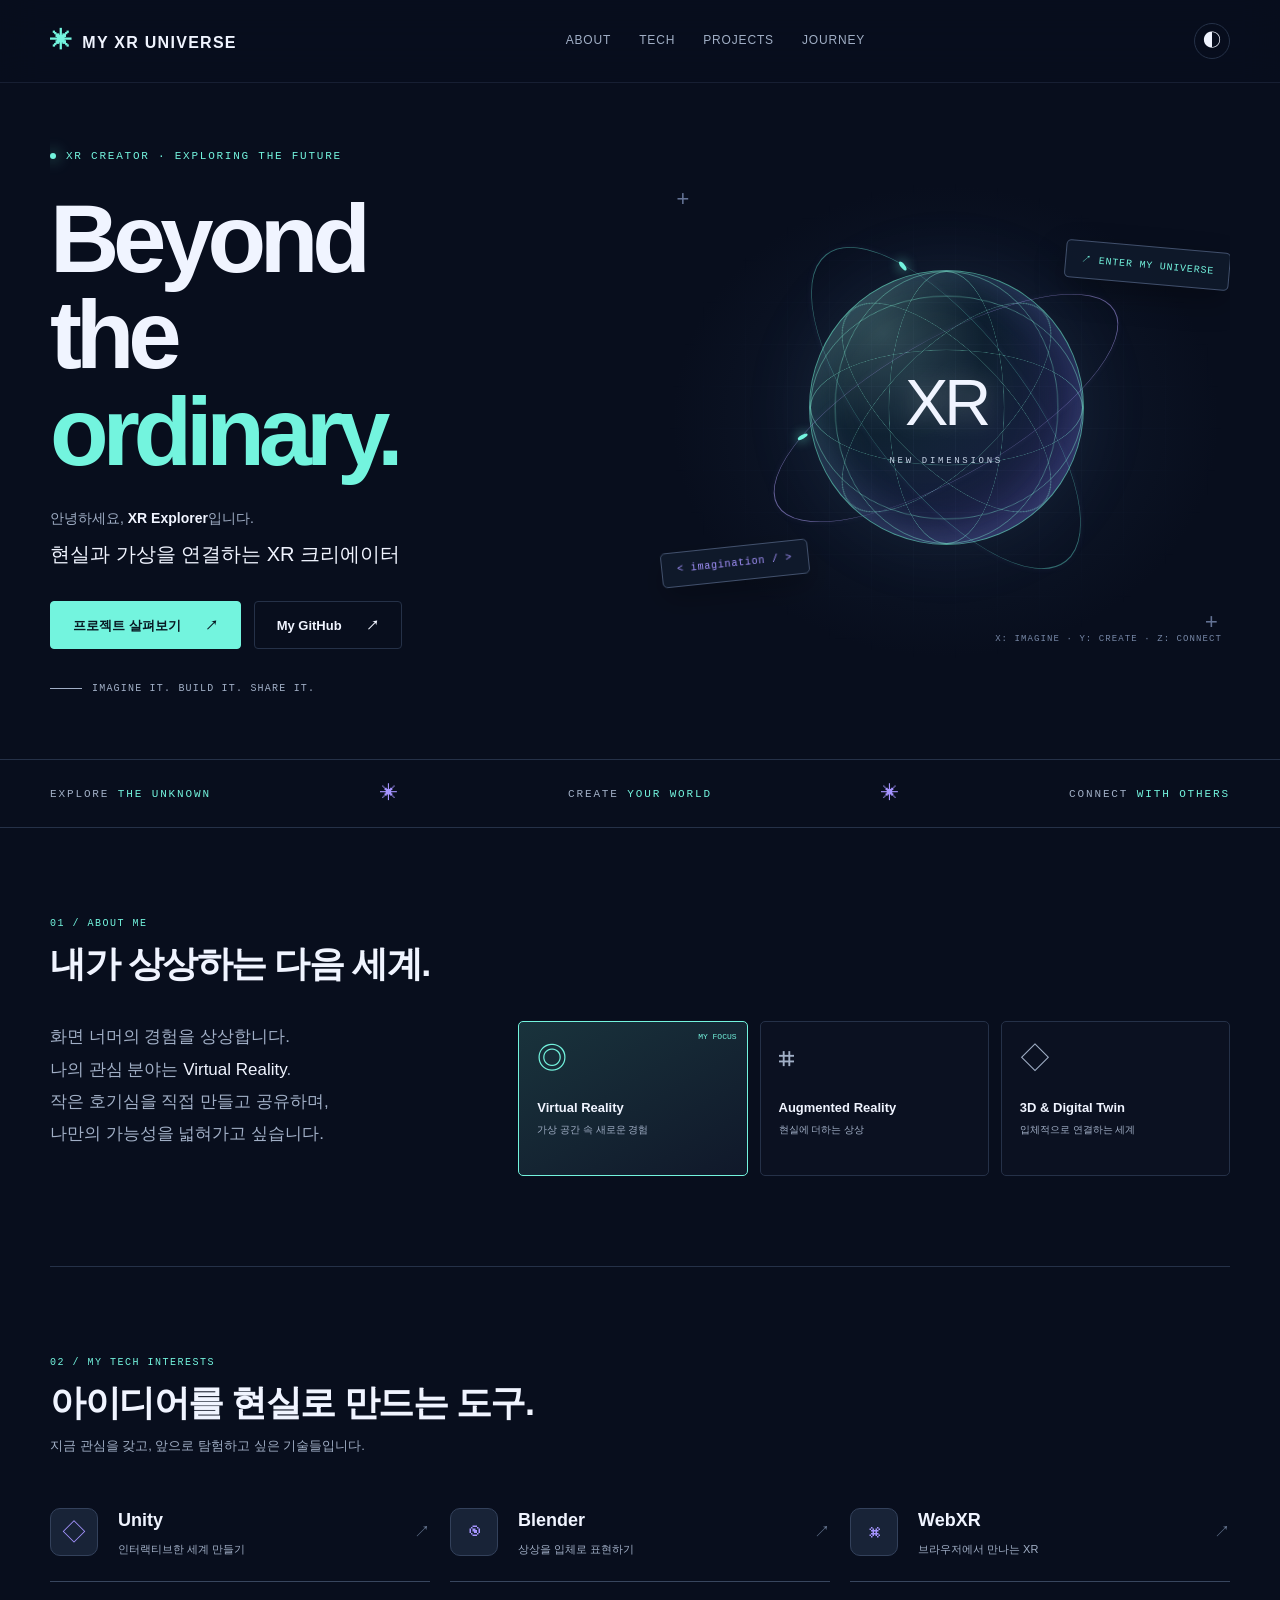
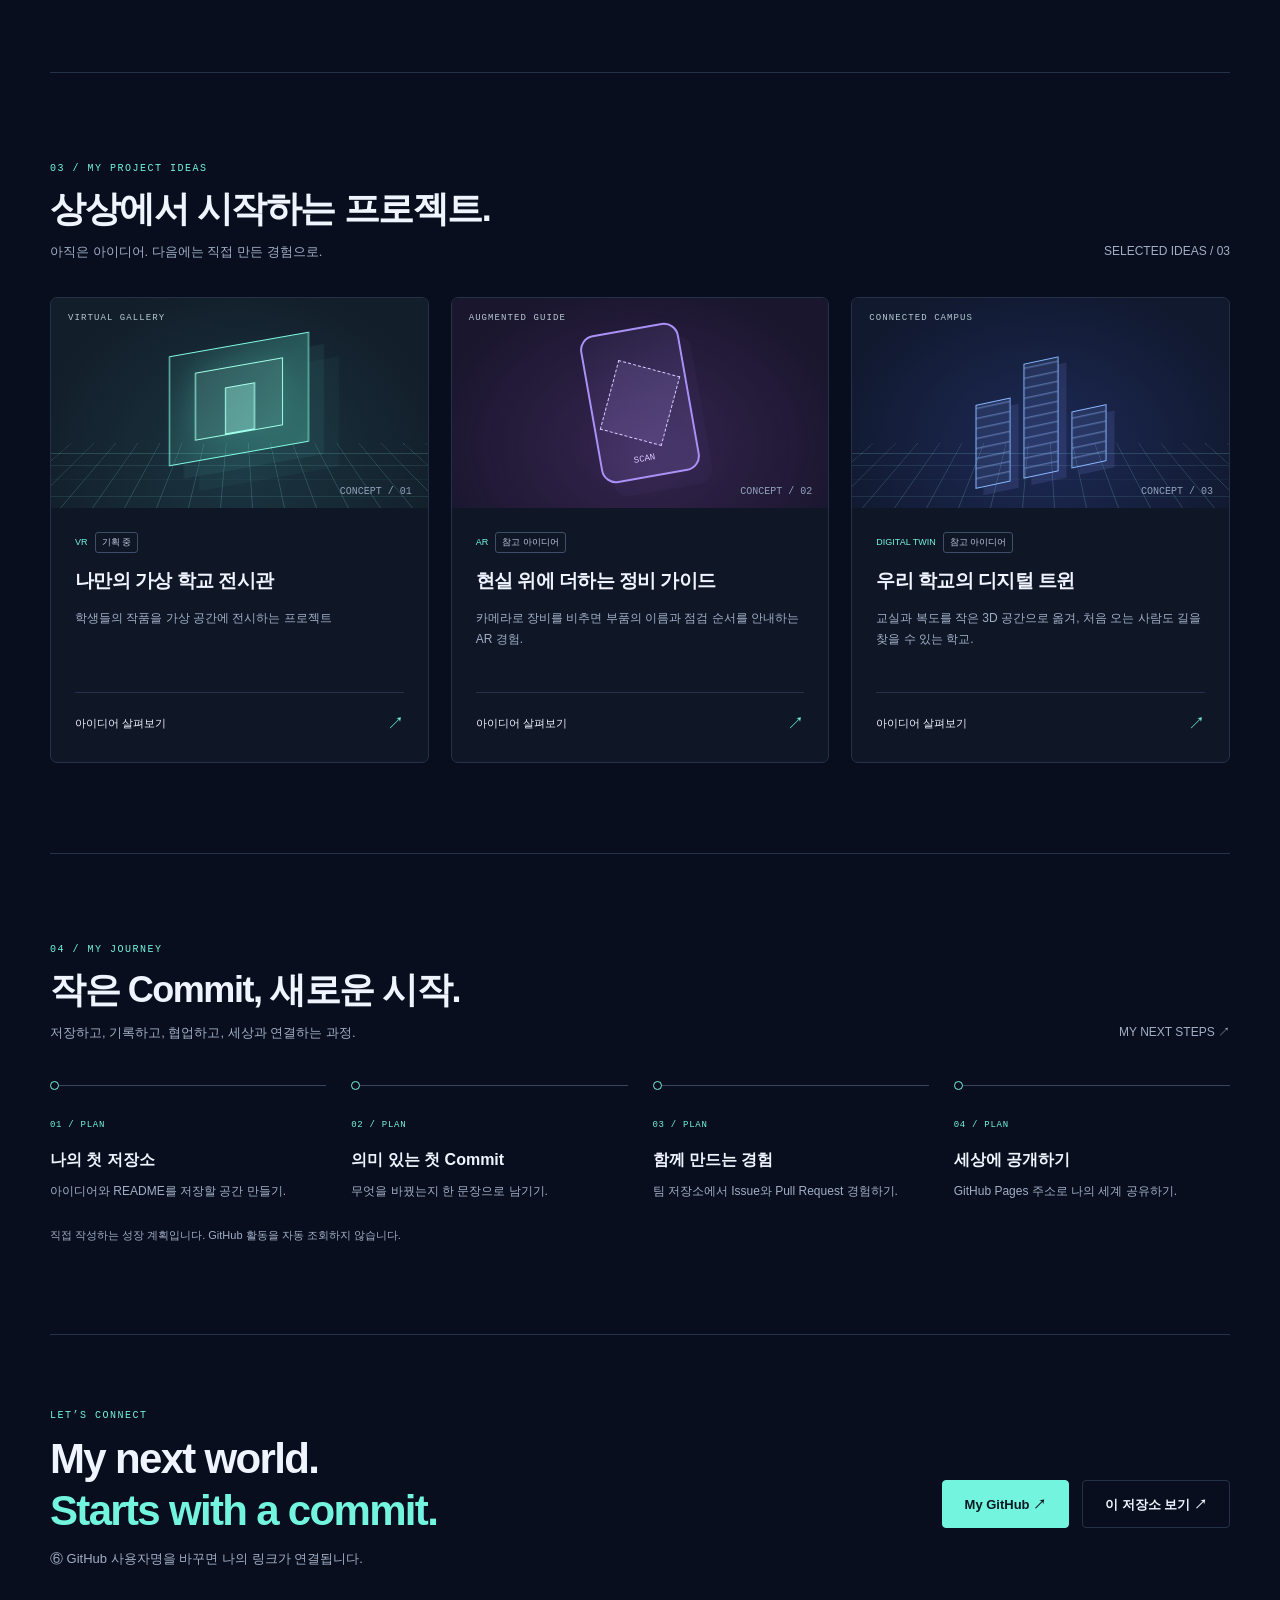
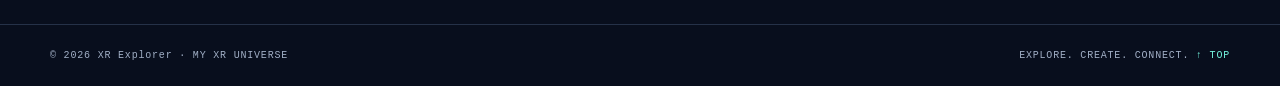
<file: index.html>
<!DOCTYPE html>
<html lang="ko">
<head>
<meta charset="UTF-8">
<meta name="viewport" content="width=device-width, initial-scale=1">
<title>MY XR UNIVERSE | XR Creator Portfolio</title>
<meta name="description" content="상상을 만들고 공유하는 XR 크리에이터의 포트폴리오">
<meta name="theme-color" content="#080e1d">
<script>
// ===== 학생 수정 영역: 아래 6개 항목만 바꾸세요 =====
// 따옴표와 쉼표는 남겨두세요. 실명·연락처 대신 닉네임을 사용합니다.
const MY_PROFILE = {
  // ① 나의 닉네임
  nickname: "XR Explorer",
  // ② 한 줄 자기소개
  tagline: "현실과 가상을 연결하는 XR 크리에이터",
  // ③ 관심 분야: "VR", "AR", "3D" 중 하나
  focus: "VR",
  // ④ 관심 있는 기술 3가지
  tech: ["Unity", "Blender", "WebXR"],
  // ⑤ 만들고 싶은 프로젝트: 제목, 설명, 현재 상태
  project: {
    title: "나만의 가상 학교 전시관",
    description: "학생들의 작품을 가상 공간에 전시하는 프로젝트",
    status: "기획 중"
  },
  // ⑥ 나의 GitHub 사용자명 (주소 전체가 아니라 아이디만)
  githubUsername: "my-github-id"
};
// ===== 필수 수정 끝! 아래 코드는 그대로 사용하세요 =====
</script>
<style>

:root{--bg:#080e1d;--panel:#10192c;--line:#253148;--text:#f0f4ff;--muted:#a1afc6;--accent:#73f4de;--violet:#a594ff;--glow:rgba(115,244,222,.16);--max:1180px;color-scheme:dark}
*{box-sizing:border-box}html{scroll-behavior:smooth;scroll-padding-top:100px}body{margin:0;background:var(--bg);color:var(--text);font-family:Inter,'Segoe UI','Noto Sans KR',Arial,sans-serif;line-height:1.65}button,a{-webkit-tap-highlight-color:transparent}a{color:inherit;text-decoration:none}button{font:inherit;color:inherit;cursor:pointer}button:disabled{cursor:default}a:focus-visible,button:focus-visible{outline:3px solid var(--accent);outline-offset:6px}::selection{background:var(--accent);color:var(--bg)}.wrap{width:min(var(--max),calc(100% - 96px));margin:auto}.skip{position:fixed;top:-80px;left:20px;background:var(--accent);color:#080e1d;padding:12px;z-index:100}.skip:focus{top:12px}header{position:sticky;top:0;z-index:20;border-bottom:1px solid #26304688;background:#080e1dee;backdrop-filter:blur(18px)}.nav{display:flex;align-items:center;justify-content:space-between;height:82px;gap:24px}.brand{font-size:16px;font-weight:800;letter-spacing:.08em;white-space:nowrap}.brand b{color:var(--accent);margin-right:9px;font-size:22px}.navlinks{display:flex;align-items:center;gap:28px;font-size:12px;letter-spacing:.07em;color:var(--muted)}.navlinks a:hover{color:var(--accent)}.nav-end{display:flex;align-items:center;gap:14px}.theme{background:transparent;border:1px solid var(--line);border-radius:50%;width:36px;height:36px;font-size:18px}.theme:hover{border-color:var(--accent)}.menu{display:none;background:none;border:1px solid var(--line);padding:7px 12px;border-radius:5px}.hero{min-height:660px;position:relative;display:grid;grid-template-columns:1.04fr 1fr;align-items:center;gap:20px;padding-top:65px;padding-bottom:65px}.eyebrow{font:11px/1.5 ui-monospace,monospace;letter-spacing:.16em;text-transform:uppercase;color:var(--accent);display:flex;align-items:center;gap:10px}.dot{display:inline-block;width:6px;height:6px;border-radius:50%;background:var(--accent);box-shadow:0 0 15px var(--accent)}.hero h1{font-size:clamp(62px,7.5vw,100px);letter-spacing:-.065em;line-height:1.01;margin:26px 0 26px;font-weight:850}.hero h1 span{display:block;color:var(--accent)}.intro{font-size:14px;color:var(--muted);margin:0 0 7px}.intro strong{color:var(--text);font-weight:600;overflow-wrap:anywhere}.tagline{font-size:20px;max-width:440px;line-height:1.7;word-break:keep-all;overflow-wrap:anywhere;margin:0}.actions{display:flex;flex-wrap:wrap;gap:13px;margin-top:30px}.btn{display:inline-flex;align-items:center;justify-content:center;gap:24px;min-height:48px;padding:12px 22px;border:1px solid var(--line);border-radius:4px;font-size:13px;font-weight:650;background:transparent}.btn.primary{background:var(--accent);border-color:var(--accent);color:#081923}.btn:hover{transform:translateY(-2px);border-color:var(--accent)}.hero-caption{display:flex;align-items:center;gap:10px;color:var(--muted);font:10px ui-monospace,monospace;margin-top:34px;letter-spacing:.12em}.hero-caption i{width:32px;height:1px;background:var(--muted)}
.visual{position:relative;height:490px;isolation:isolate;background:radial-gradient(ellipse at 50% 50%,#243a5855,transparent 68%)}.visual:before{content:'';position:absolute;inset:0;background-image:linear-gradient(#53658918 1px,transparent 1px),linear-gradient(90deg,#53658918 1px,transparent 1px);background-size:42px 42px;mask-image:radial-gradient(ellipse,#000,transparent 70%)}.orb{width:275px;height:275px;position:absolute;top:94px;left:50%;margin-left:-137px;border:1px solid #78ffdf88;border-radius:50%;background:radial-gradient(circle at 27% 23%,#a9fff037,#1e8f8612 35%,#7170ff17 65%,#9384fa43);box-shadow:inset -18px -10px 50px #7063ed30,inset 12px 5px 45px #9fffdf22,0 0 75px #6598d218;animation:float 7s ease-in-out infinite}.meridian{position:absolute;inset:0;border:1px solid #8affdf65;border-radius:50%}.meridian:nth-child(1){transform:rotateY(35deg)}.meridian:nth-child(2){transform:rotateY(65deg)}.meridian:nth-child(3){transform:rotateX(35deg)}.meridian:nth-child(4){transform:rotateX(65deg)}.meridian:nth-child(5){transform:rotate(45deg) rotateY(65deg)}.meridian:nth-child(6){transform:rotate(-45deg) rotateY(65deg)}.orbit{position:absolute;left:50%;top:50%;width:390px;height:390px;margin:-195px;border:1px solid #b4a5ff88;border-radius:50%;transform:rotate(-30deg) scaleY(.35);box-shadow:0 0 12px #aaa0ff10}.orbit.second{transform:rotate(52deg) scaleY(.4);border-color:#6bf1de66}.orbit:after{content:'';position:absolute;left:50px;top:55px;width:11px;height:11px;border-radius:50%;background:var(--accent);box-shadow:0 0 18px var(--accent)}.orb-core{position:absolute;inset:70px;display:grid;place-content:center;text-align:center;font-weight:300;font-size:65px;letter-spacing:-.06em;text-shadow:0 0 25px #ffffff44}.orb-core small{font:9px ui-monospace,monospace;letter-spacing:.3em;color:#c7d4e6}.floating{position:absolute;border:1px solid #41506c;background:#101a2ce6;padding:11px 15px;border-radius:5px;box-shadow:0 12px 30px #0004;font:10px ui-monospace,monospace;letter-spacing:.08em}.float-a{top:70px;right:0;transform:rotate(5deg);color:var(--accent)}.float-b{bottom:85px;left:0;transform:rotate(-6deg);color:var(--violet)}.coordinate{position:absolute;bottom:22px;right:8px;font:9px ui-monospace,monospace;letter-spacing:.12em;color:#7687a6}.cross{position:absolute;font:22px monospace;color:#637294}.cross.one{top:12px;left:15px}.cross.two{bottom:30px;right:12px}.ribbon{border-top:1px solid var(--line);border-bottom:1px solid var(--line);padding:23px 0}.ribbon .wrap{display:flex;justify-content:space-between;align-items:center;gap:15px;font:11px ui-monospace,monospace;letter-spacing:.17em;color:var(--muted)}.ribbon b{color:var(--accent);font-weight:400}.ribbon .star{color:var(--violet);font-size:18px}.section{padding:90px 0;border-bottom:1px solid var(--line)}.section-top{display:flex;align-items:flex-end;justify-content:space-between;gap:25px;margin-bottom:35px}.section-id{font:10px ui-monospace,monospace;letter-spacing:.15em;color:var(--accent);margin-bottom:12px}h2{font-size:36px;letter-spacing:-.04em;line-height:1.25;margin:0;font-weight:650}.section-sub{font-size:13px;color:var(--muted);margin:10px 0 0;word-break:keep-all}.text-link{font-size:12px;white-space:nowrap;color:var(--muted)}.text-link:hover{color:var(--accent)}.about-layout{display:grid;grid-template-columns:.85fr 1.5fr;gap:65px}.about-copy{font-size:17px;line-height:1.9;color:var(--muted);word-break:keep-all;margin:0}.about-copy em{font-style:normal;color:var(--text)}.focus-grid{display:grid;grid-template-columns:repeat(3,1fr);gap:12px}.focus-card{border:1px solid var(--line);border-radius:5px;min-height:155px;padding:23px 18px;background:#10182a66;position:relative}.focus-card.active{border-color:var(--accent);background:linear-gradient(150deg,var(--glow),#10182a)}.focus-symbol{font:30px/1 ui-monospace,monospace;color:var(--muted);margin-bottom:22px}.active .focus-symbol{color:var(--accent)}.focus-card h3{margin:0;font-size:13px}.focus-card p{margin:3px 0 0;color:var(--muted);font-size:10px}.focus-label{position:absolute;right:10px;top:10px;font:8px ui-monospace,monospace;color:var(--accent)}.tech-row{display:grid;grid-template-columns:repeat(3,1fr);gap:20px}.tech-item{display:flex;align-items:center;gap:20px;border-bottom:1px solid #38465e;padding:14px 0 23px;min-width:0}.tech-icon{flex:0 0 48px;height:48px;background:#182337;border:1px solid #33415b;display:grid;place-items:center;font:24px ui-monospace,monospace;color:var(--violet);border-radius:10px}.tech-item h3{font-size:18px;margin:0;overflow-wrap:anywhere}.tech-item p{font-size:11px;margin:4px 0 0;color:var(--muted)}.tech-item .arrow{margin-left:auto;color:#667691}.projects{display:grid;grid-template-columns:repeat(3,1fr);gap:22px}.project{border:1px solid var(--line);background:#0f1727;border-radius:7px;overflow:hidden;min-width:0}.project:hover{border-color:#6b7d9d}.project-art{height:210px;position:relative;overflow:hidden;background:radial-gradient(ellipse at 50% 80%,#2b636d55,transparent 80%),#121e2a}.art-grid{position:absolute;inset:30% -40% -70%;background-image:linear-gradient(#7cd9da35 1px,transparent 1px),linear-gradient(90deg,#7cd9da35 1px,transparent 1px);background-size:32px 32px;transform:perspective(250px) rotateX(50deg)}.room{position:absolute;left:50%;top:46px;width:140px;height:110px;transform:translateX(-50%) skewY(-10deg);border:1px solid #83fae2;background:linear-gradient(120deg,#65e3d211,#63f1d255);box-shadow:15px 15px 0 #6ee8de10,30px 30px 0 #6ee8de08}.room:before{content:'';position:absolute;inset:20px 25px;border:1px solid #9effe7;background:#9effe722;box-shadow:0 0 30px #73f4de30}.room:after{content:'';position:absolute;top:40px;left:55px;width:28px;height:45px;background:#a6ffed55;border:1px solid #a6ffed}.art-label{position:absolute;left:17px;top:15px;font:9px ui-monospace,monospace;letter-spacing:.12em;color:#b6c9d4}.art-number{position:absolute;bottom:11px;right:16px;font:10px ui-monospace,monospace;color:#90a1bc}.art-ar{background:radial-gradient(ellipse at 50% 70%,#6c419155,transparent 80%),#1a162e}.scanner{position:absolute;left:50%;top:30px;transform:translateX(-50%) rotate(-10deg);width:100px;height:150px;border:2px solid #aa91f8;border-radius:15px;background:linear-gradient(135deg,#8564cf11,#aa91f833);box-shadow:10px 15px 0 #a38aff09}.scanner:before{content:'';position:absolute;inset:37px 16px;border:1px dashed #d7c8ff;transform:rotate(25deg);background:#b39cf522}.scanner:after{content:'SCAN';position:absolute;bottom:12px;left:32px;font:9px monospace;color:#d7c8ff}.art-twin{background:radial-gradient(ellipse at 50% 70%,#344aa255,transparent 80%),#11192f}.city{position:absolute;left:50%;top:62px;display:flex;align-items:flex-end;gap:13px;transform:translateX(-50%) skewY(-12deg)}.city i{display:block;width:35px;height:84px;border:1px solid #89b8ff;background:repeating-linear-gradient(0deg,#7b9df322 0 8px,#91b8ff77 9px 10px);box-shadow:8px 8px 0 #8796ff22}.city i:nth-child(2){height:115px}.city i:nth-child(3){height:57px}.project-body{padding:24px}.project-meta{display:flex;align-items:center;gap:7px;font-size:9px;color:var(--accent);margin-bottom:14px}.badge{border:1px solid #3e4e68;border-radius:3px;padding:2px 6px;color:#c1cbe0}.project h3{font-size:19px;letter-spacing:-.03em;margin:0 0 12px;overflow-wrap:anywhere;line-height:1.5}.project p{font-size:12px;line-height:1.8;color:var(--muted);margin:0;min-height:64px;overflow-wrap:anywhere}.project button{display:flex;align-items:center;justify-content:space-between;width:100%;border:none;background:transparent;border-top:1px solid var(--line);padding:17px 0 0;margin-top:20px;font-size:11px}.project button span{color:var(--accent);font-size:17px}.journey{display:grid;grid-template-columns:repeat(4,1fr);gap:25px;margin-top:42px}.step{border-top:1px solid #38465e;padding-top:23px;position:relative}.step:before{content:'';width:7px;height:7px;background:var(--bg);border:1px solid var(--accent);border-radius:50%;position:absolute;top:-5px;left:0}.step small{font:9px ui-monospace,monospace;color:var(--accent);letter-spacing:.08em}.step h3{font-size:16px;margin:12px 0 8px}.step p{font-size:12px;color:var(--muted);margin:0}.journey-note{margin:24px 0 0;font-size:11px;color:var(--muted)}.connect{padding:75px 0 55px;display:flex;justify-content:space-between;align-items:center;gap:30px}.connect h2{font-size:42px}.connect h2 span{color:var(--accent)}footer{padding:25px 0;border-top:1px solid var(--line)}.footer-inner{display:flex;justify-content:space-between;gap:20px;color:var(--muted);font:10px ui-monospace,monospace;letter-spacing:.08em}.footer-inner a{color:var(--accent)}dialog{width:min(540px,calc(100% - 32px));padding:34px;border:1px solid #52617c;border-radius:12px;background:#111b2e;color:var(--text);box-shadow:0 25px 120px #000a}dialog::backdrop{background:#030713c9;backdrop-filter:blur(6px)}dialog h2{font-size:26px;overflow-wrap:anywhere;margin:15px 0}dialog p{color:var(--muted);font-size:14px;overflow-wrap:anywhere}.dialog-close{float:right;background:none;border:1px solid var(--line);width:36px;height:36px;border-radius:50%;font-size:20px}.dialog-kicker{color:var(--accent);font:10px monospace;letter-spacing:.1em}.toast{position:fixed;bottom:24px;left:50%;transform:translateX(-50%);z-index:50;background:#e8fff9;color:#102823;padding:12px 20px;border-radius:6px;font-size:13px;max-width:calc(100% - 32px);box-shadow:0 8px 30px #0006}.toast:empty{display:none}noscript{display:block;padding:20px;color:#ffd59c;border:1px solid #a97c41}.theme-violet{--accent:#beacff;--violet:#73f4de;--glow:rgba(190,172,255,.16)}.theme-sunset{--accent:#ffc797;--violet:#f89cc7;--glow:rgba(255,199,151,.16)}@keyframes float{0%,100%{transform:translateY(0) rotate(-8deg)}50%{transform:translateY(-15px) rotate(4deg)}}
@media(min-width:1500px){.hero{min-height:720px}}@media(max-width:1000px){.wrap{width:calc(100% - 56px)}.navlinks{gap:17px}.hero{min-height:610px}.hero h1{font-size:76px}.visual{transform:scale(.88);transform-origin:center}.about-layout{gap:30px;grid-template-columns:1fr 1.4fr}.project-body{padding:18px}.project h3{font-size:17px}.tagline{font-size:18px}}
@media(max-width:760px){.wrap{width:calc(100% - 40px)}.nav{height:68px;gap:8px}.brand{font-size:13px}.brand b{font-size:19px}.menu{display:block;font-size:11px;white-space:nowrap;flex-shrink:0}.navlinks{display:none;position:absolute;top:68px;left:0;right:0;background:#0c1425;padding:22px;flex-wrap:wrap;border-bottom:1px solid var(--line)}.navlinks.open{display:flex}.hero{grid-template-columns:1fr;padding-top:48px;padding-bottom:20px;gap:0;min-height:auto}.hero h1{font-size:clamp(54px,17vw,94px);margin:24px 0}.tagline{max-width:440px;font-size:18px}.visual{height:380px;overflow:hidden;transform:scale(.88);width:100%;max-width:480px;justify-self:center;margin-top:5px}.orb{top:45px}.float-a{top:28px;right:2px}.float-b{bottom:45px;left:0}.coordinate{bottom:0}.ribbon .wrap{font-size:8px;letter-spacing:.09em}.ribbon .star{font-size:14px}.ribbon .last{display:none}.section{padding:57px 0}.section-top{align-items:flex-start;gap:15px}h2{font-size:29px}.about-layout{grid-template-columns:1fr;gap:24px}.about-copy{font-size:15px}.focus-grid{gap:8px}.focus-card{padding:21px 11px;min-height:147px}.focus-card h3{font-size:11px}.focus-card p{font-size:9px}.focus-label{font-size:7px}.tech-row{grid-template-columns:1fr;gap:6px}.tech-item{padding:15px 0}.projects{grid-template-columns:1fr;gap:22px}.project-art{height:230px}.project-body{padding:24px}.project h3{font-size:21px}.project p{font-size:13px;min-height:0}.project button{font-size:13px}.journey{grid-template-columns:1fr 1fr;row-gap:32px}.connect{flex-direction:column;align-items:flex-start;padding:55px 0}.connect h2{font-size:36px}.footer-inner{font-size:9px;flex-wrap:wrap}.text-link{font-size:10px}.theme{width:32px;height:32px}.nav-end{gap:9px}}
@media(prefers-reduced-motion:reduce){html{scroll-behavior:auto}*,*:before,*:after{animation:none!important;transition:none!important}.btn:hover{transform:none}}


.hero{overflow:clip}
</style>
</head>
<body>

<a class="skip" href="#main">본문으로 바로가기</a>
<header><div class="wrap nav"><a class="brand" href="#main" aria-label="MY XR UNIVERSE 홈"><b>✳</b>MY XR UNIVERSE</a><nav class="navlinks" id="navigation" aria-label="주요 메뉴"><a href="#about">ABOUT</a><a href="#tech">TECH</a><a href="#projects">PROJECTS</a><a href="#journey">JOURNEY</a></nav><div class="nav-end"><button class="theme" id="theme" aria-label="색상 테마 변경: 현재 시안" title="색상 테마 변경">◐</button><button class="menu" id="menu" aria-controls="navigation" aria-expanded="false">메뉴 +</button></div></div></header>
<main id="main"><noscript>이 포트폴리오는 JavaScript를 켜야 개인화된 내용과 프로젝트 상세 보기를 사용할 수 있습니다.</noscript>
<section class="hero wrap" aria-labelledby="hero-title"><div><div class="eyebrow"><i class="dot"></i>XR CREATOR · EXPLORING THE FUTURE</div><h1 id="hero-title">Beyond<br>the <span>ordinary.</span></h1><p class="intro">안녕하세요, <strong id="nickname">XR Explorer</strong>입니다.</p><p class="tagline" id="tagline">현실과 가상을 연결하는 XR 크리에이터</p><div class="actions"><a class="btn primary" href="#projects">프로젝트 살펴보기 <span>↗</span></a><a class="btn github-link" href="#connect">My GitHub <span>↗</span></a></div><div class="hero-caption"><i></i>IMAGINE IT. BUILD IT. SHARE IT.</div></div>
<div class="visual" role="img" aria-label="빛나는 궤도와 와이어프레임 구체로 표현한 XR 세계"><span class="cross one">+</span><span class="cross two">+</span><div class="orb"><i class="meridian"></i><i class="meridian"></i><i class="meridian"></i><i class="meridian"></i><i class="meridian"></i><i class="meridian"></i><div class="orbit"></div><div class="orbit second"></div><div class="orb-core">XR<small>NEW DIMENSIONS</small></div></div><div class="floating float-a">↗ ENTER MY UNIVERSE</div><div class="floating float-b">&lt; imagination / &gt;</div><div class="coordinate">X: IMAGINE · Y: CREATE · Z: CONNECT</div></div></section>
<div class="ribbon" aria-hidden="true"><div class="wrap"><span>EXPLORE <b>THE UNKNOWN</b></span><span class="star">✳</span><span>CREATE <b>YOUR WORLD</b></span><span class="star">✳</span><span class="last">CONNECT <b>WITH OTHERS</b></span></div></div>
<section class="section wrap" id="about"><div class="section-top"><div><div class="section-id">01 / ABOUT ME</div><h2>내가 상상하는 다음 세계.</h2></div></div><div class="about-layout"><p class="about-copy">화면 너머의 경험을 상상합니다.<br>나의 관심 분야는 <em id="focus-name">Virtual Reality</em>.<br>작은 호기심을 직접 만들고 공유하며,<br>나만의 가능성을 넓혀가고 싶습니다.</p><div class="focus-grid"><article class="focus-card" data-focus="VR"><div class="focus-symbol">◎</div><h3>Virtual Reality</h3><p>가상 공간 속 새로운 경험</p></article><article class="focus-card" data-focus="AR"><div class="focus-symbol">⌗</div><h3>Augmented Reality</h3><p>현실에 더하는 상상</p></article><article class="focus-card" data-focus="3D"><div class="focus-symbol">◇</div><h3>3D & Digital Twin</h3><p>입체적으로 연결하는 세계</p></article></div></div></section>
<section class="section wrap" id="tech"><div class="section-top"><div><div class="section-id">02 / MY TECH INTERESTS</div><h2>아이디어를 현실로 만드는 도구.</h2><p class="section-sub">지금 관심을 갖고, 앞으로 탐험하고 싶은 기술들입니다.</p></div></div><div class="tech-row" id="tech-list"></div></section>
<section class="section wrap" id="projects"><div class="section-top"><div><div class="section-id">03 / MY PROJECT IDEAS</div><h2>상상에서 시작하는 프로젝트.</h2><p class="section-sub">아직은 아이디어. 다음에는 직접 만든 경험으로.</p></div><span class="text-link">SELECTED IDEAS / 03</span></div><div class="projects" id="project-list"></div></section>
<section class="section wrap" id="journey"><div class="section-top"><div><div class="section-id">04 / MY JOURNEY</div><h2>작은 Commit, 새로운 시작.</h2><p class="section-sub">저장하고, 기록하고, 협업하고, 세상과 연결하는 과정.</p></div><span class="text-link">MY NEXT STEPS ↗</span></div><div class="journey" id="journey-list"></div><p class="journey-note">직접 작성하는 성장 계획입니다. GitHub 활동을 자동 조회하지 않습니다.</p></section>
<section class="connect wrap" id="connect"><div><div class="section-id">LET’S CONNECT</div><h2>My next world.<br><span>Starts with a commit.</span></h2><p class="section-sub" id="github-note">나의 GitHub에서 다음 이야기를 이어갑니다.</p></div><div class="actions"><a class="btn primary github-link" href="#connect">My GitHub ↗</a><a class="btn repo-link" href="#connect">이 저장소 보기 ↗</a></div></section></main>
<footer><div class="wrap footer-inner"><span>© <span id="year"></span> <span id="footer-name">XR Explorer</span> · MY XR UNIVERSE</span><span>EXPLORE. CREATE. CONNECT. <a href="#main" aria-label="맨 위로">↑ TOP</a></span></div></footer>
<dialog id="project-dialog" aria-labelledby="dialog-title"><button class="dialog-close" id="close-dialog" aria-label="프로젝트 상세 닫기">×</button><div class="dialog-kicker" id="dialog-meta"></div><h2 id="dialog-title"></h2><p id="dialog-description"></p><p><strong>첫 번째 작은 실험</strong></p><p id="dialog-next"></p><p class="section-sub" id="dialog-note"></p><button class="btn" id="dialog-done">확인했어요 ↗</button></dialog>
<div class="toast" id="toast" role="status" aria-live="polite"></div>

<script>

(() => {
'use strict';
const $ = (id) => document.getElementById(id);
const raw = typeof MY_PROFILE === 'object' && MY_PROFILE ? MY_PROFILE : {};
const text = (v, fallback) => typeof v === 'string' && v.trim() ? v.trim() : fallback;
const nickname = text(raw.nickname, 'XR Explorer');
const focus = text(raw.focus,'VR').toUpperCase();
const kinds = {VR:'Virtual Reality',AR:'Augmented Reality','3D':'3D & Digital Twin','디지털 트윈':'3D & Digital Twin'};
$('nickname').textContent = $('footer-name').textContent = nickname;
$('tagline').textContent = text(raw.tagline,'현실과 가상을 연결하는 XR 크리에이터');
$('focus-name').textContent = kinds[focus] || text(raw.focus,'VR');
$('year').textContent = new Date().getFullYear();
document.title = nickname + ' | MY XR UNIVERSE';
document.querySelector('meta[name="description"]').content = nickname + ' — ' + $('tagline').textContent;
document.querySelectorAll('[data-focus]').forEach(card => {
  const active = card.dataset.focus === (focus === '디지털 트윈' ? '3D' : focus);
  card.classList.toggle('active',active);
  if(active){const label=document.createElement('span');label.className='focus-label';label.textContent='MY FOCUS';card.append(label);}
});
const toolsInfo = {Unity:['◇','인터랙티브한 세계 만들기'],Blender:['◉','상상을 입체로 표현하기'],WebXR:['⌘','브라우저에서 만나는 XR'],Python:['>_','데이터와 아이디어 연결하기'],'A-Frame':['△','웹에서 3D 공간 만들기']};
const tech = Array.isArray(raw.tech) && raw.tech.length ? raw.tech : ['Unity','Blender','WebXR'];
tech.slice(0,3).forEach((item)=>{const name=text(item,'새로운 기술');const info=toolsInfo[name]||['✧','앞으로 탐험할 관심 기술'];const el=document.createElement('article');el.className='tech-item';const icon=document.createElement('div');icon.className='tech-icon';icon.textContent=info[0];icon.setAttribute('aria-hidden','true');const copy=document.createElement('div');const h=document.createElement('h3');h.textContent=name;const p=document.createElement('p');p.textContent=info[1];copy.append(h,p);const arrow=document.createElement('span');arrow.className='arrow';arrow.textContent='↗';el.append(icon,copy,arrow);$('tech-list').append(el);});
const p = raw.project && typeof raw.project==='object' ? raw.project : {};
const projects = [
 {category:focus,title:text(p.title,'나만의 가상 학교 전시관'),description:text(p.description,'학생들의 작품을 가상 공간에 전시하는 프로젝트'),status:text(p.status,'기획 중'),note:'직접 작성한 프로젝트 아이디어입니다. 실제 제작 상태에 맞게 설명을 수정하세요.',next:'누가 사용할지 한 명을 정하고, 꼭 필요한 장면 하나를 스케치해 보세요.',art:'vr'},
 {category:'AR',title:'현실 위에 더하는 정비 가이드',description:'카메라로 장비를 비추면 부품의 이름과 점검 순서를 안내하는 AR 경험.',status:'참고 아이디어',note:'수업용 기본 예시입니다. 학생의 완성 작품이 아닙니다.',next:'안내할 장비 하나를 고르고, 화면에 표시할 정보 세 가지를 적어 보세요.',art:'ar'},
 {category:'DIGITAL TWIN',title:'우리 학교의 디지털 트윈',description:'교실과 복도를 작은 3D 공간으로 옮겨, 처음 오는 사람도 길을 찾을 수 있는 학교.',status:'참고 아이디어',note:'수업용 기본 예시입니다. 학생의 완성 작품이 아닙니다.',next:'교실 하나의 구조를 관찰하고, 기본 도형으로 표현해 보세요.',art:'twin'}
];
const arts={vr:'<div class="art-grid"></div><div class="room"></div>',ar:'<div class="scanner"></div>',twin:'<div class="art-grid"></div><div class="city"><i></i><i></i><i></i></div>'};
projects.forEach((project,i)=>{
const card=document.createElement('article');card.className='project';
const art=document.createElement('div');art.className='project-art art-'+project.art;art.setAttribute('aria-hidden','true');art.innerHTML=arts[project.art];const label=document.createElement('span');label.className='art-label';label.textContent=['VIRTUAL GALLERY','AUGMENTED GUIDE','CONNECTED CAMPUS'][i];const no=document.createElement('span');no.className='art-number';no.textContent='CONCEPT / 0'+(i+1);art.append(label,no);
const content=document.createElement('div');content.className='project-body';const meta=document.createElement('div');meta.className='project-meta';const cat=document.createElement('span');cat.textContent=project.category;const badge=document.createElement('span');badge.className='badge';badge.textContent=project.status;meta.append(cat,badge);const h=document.createElement('h3');h.textContent=project.title;const desc=document.createElement('p');desc.textContent=project.description;const button=document.createElement('button');button.type='button';button.textContent='아이디어 살펴보기';button.setAttribute('aria-label',project.title+' 상세 보기');const arrow=document.createElement('span');arrow.textContent='↗';button.append(arrow);button.addEventListener('click',()=>{ $('dialog-meta').textContent=project.category+' / '+project.status;$('dialog-title').textContent=project.title;$('dialog-description').textContent=project.description;$('dialog-next').textContent=project.next;$('dialog-note').textContent=project.note;$('project-dialog').showModal(); });content.append(meta,h,desc,button);card.append(art,content);$('project-list').append(card);
});
// 심화: 실제 수행한 뒤에만 label과 description을 성장 기록으로 수정하세요.
const journey = [
 {label:'01 / PLAN',title:'나의 첫 저장소',description:'아이디어와 README를 저장할 공간 만들기.'},
 {label:'02 / PLAN',title:'의미 있는 첫 Commit',description:'무엇을 바꿨는지 한 문장으로 남기기.'},
 {label:'03 / PLAN',title:'함께 만드는 경험',description:'팀 저장소에서 Issue와 Pull Request 경험하기.'},
 {label:'04 / PLAN',title:'세상에 공개하기',description:'GitHub Pages 주소로 나의 세계 공유하기.'}
];
journey.forEach(s=>{const item=document.createElement('article');item.className='step';const n=document.createElement('small');n.textContent=s.label;const h=document.createElement('h3');h.textContent=s.title;const p=document.createElement('p');p.textContent=s.description;item.append(n,h,p);$('journey-list').append(item);});
let toastTimer;
function toast(message){$('toast').textContent=message;clearTimeout(toastTimer);toastTimer=setTimeout(()=>$('toast').textContent='',5000);}
const username=text(raw.githubUsername,'');
const valid = /^(?!.*--)[a-z\d](?:[a-z\d-]{0,37}[a-z\d])?$/i.test(username) && username!=='my-github-id';
// 저장소 이름을 바꿨다면 아래 한 곳도 수정하세요. 기본 수업에서는 그대로 둡니다.
const REPOSITORY_NAME = 'my-xr-universe';
document.querySelectorAll('.github-link,.repo-link').forEach(a=>{
 if(valid){a.href='https://github.com/'+encodeURIComponent(username)+(a.classList.contains('repo-link')?'/'+encodeURIComponent(REPOSITORY_NAME):'');a.target='_blank';a.rel='noopener noreferrer';}
 else {a.href='#connect';a.addEventListener('click',(e)=>{e.preventDefault();toast('index.html 맨 위의 ⑥ GitHub 사용자명을 먼저 수정해 주세요.');});}
});
if(!valid) $('github-note').textContent='⑥ GitHub 사용자명을 바꾸면 나의 링크가 연결됩니다.';
const themeClasses=['','theme-violet','theme-sunset'];const themeNames=['시안','바이올렛','선셋'];let themeIndex=0;
try { const saved=Number(localStorage.getItem('xr-theme'));if(Number.isInteger(saved)&&saved>=0&&saved<3)themeIndex=saved;} catch(e){}
function applyTheme(){document.body.classList.remove('theme-violet','theme-sunset');if(themeClasses[themeIndex])document.body.classList.add(themeClasses[themeIndex]);$('theme').setAttribute('aria-label','색상 테마 변경: 현재 '+themeNames[themeIndex]);}
applyTheme();$('theme').addEventListener('click',()=>{themeIndex=(themeIndex+1)%3;applyTheme();try{localStorage.setItem('xr-theme',String(themeIndex));}catch(e){}toast(themeNames[themeIndex]+' 테마로 변경했습니다.');});
$('menu').addEventListener('click',()=>{const open=$('menu').getAttribute('aria-expanded')!=='true';$('menu').setAttribute('aria-expanded',String(open));$('navigation').classList.toggle('open',open);});
$('navigation').querySelectorAll('a').forEach(a=>a.addEventListener('click',()=>{$('navigation').classList.remove('open');$('menu').setAttribute('aria-expanded','false');}));
const dialog=$('project-dialog');$('close-dialog').addEventListener('click',()=>dialog.close());$('dialog-done').addEventListener('click',()=>dialog.close());dialog.addEventListener('click',(e)=>{if(e.target===dialog){const r=dialog.getBoundingClientRect();if(e.clientX<r.left||e.clientX>r.right||e.clientY<r.top||e.clientY>r.bottom)dialog.close();}});
})();

</script>
</body>
</html>
</file>
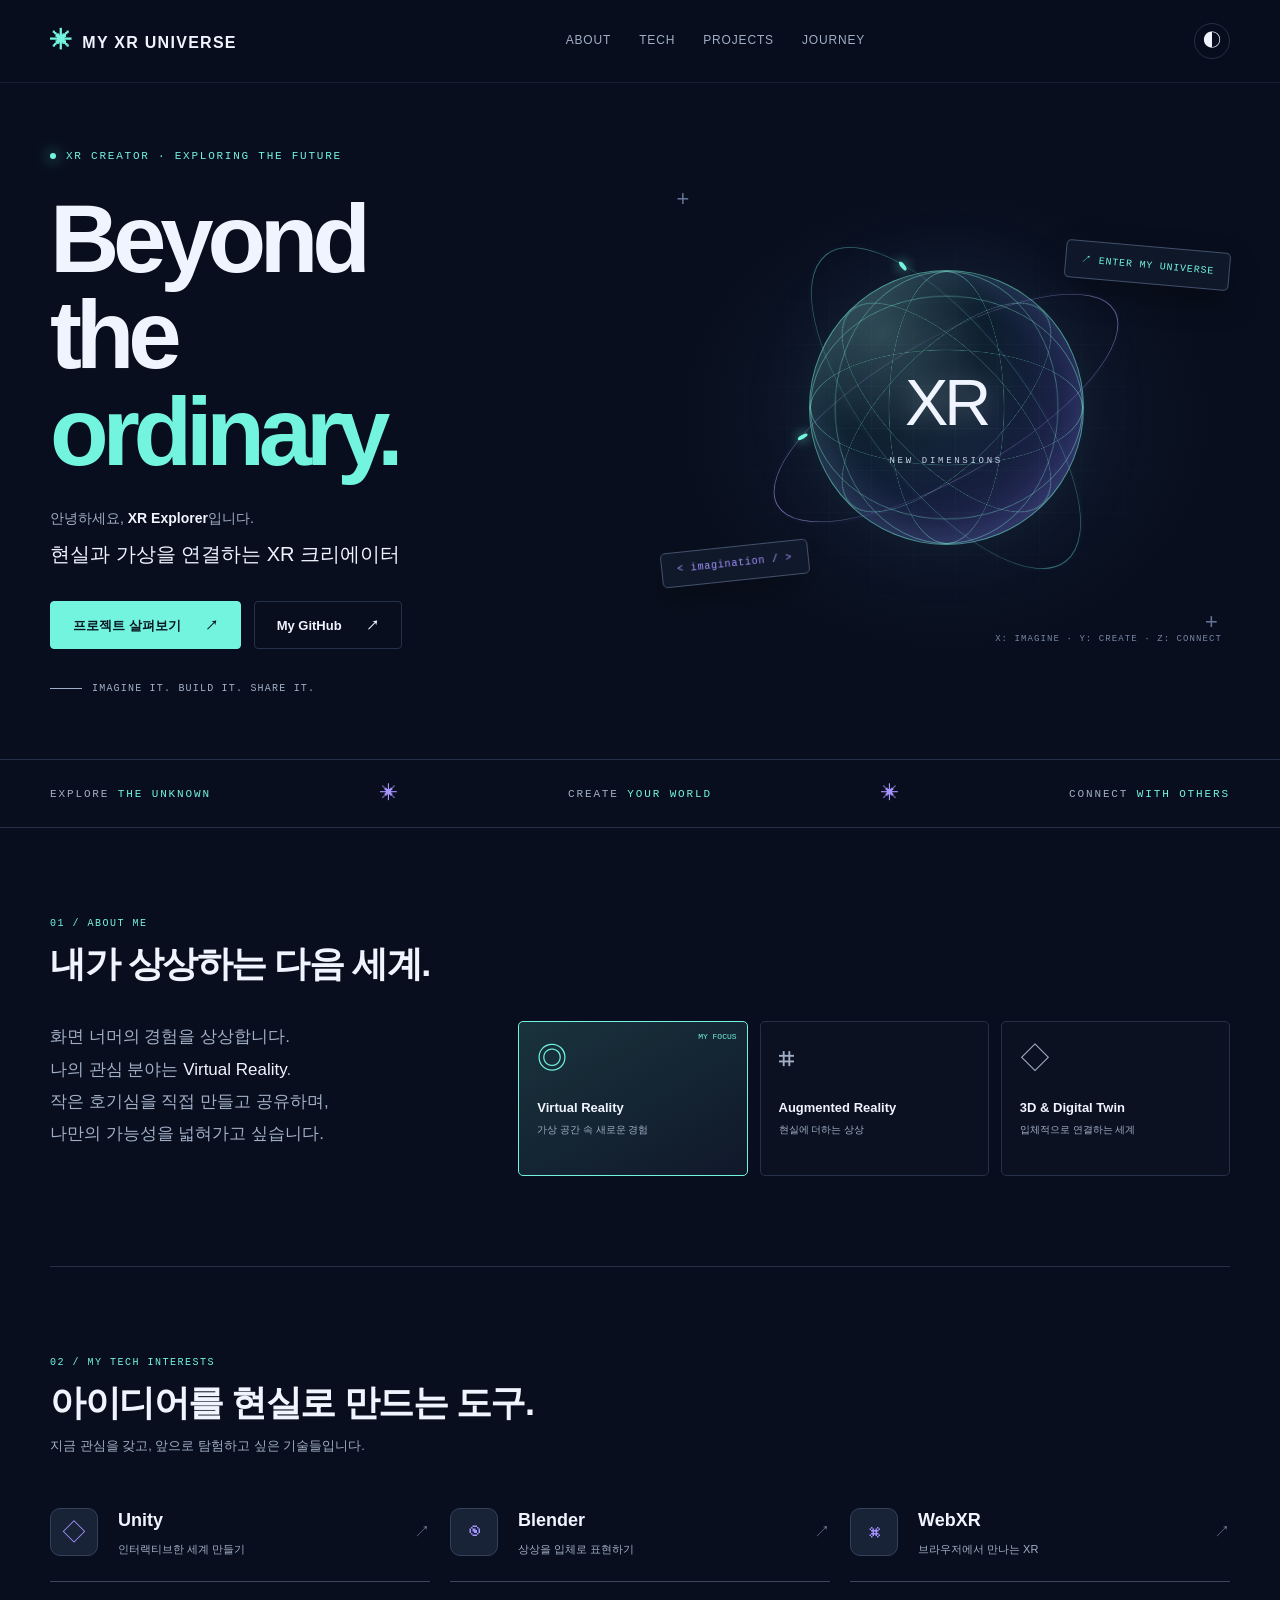
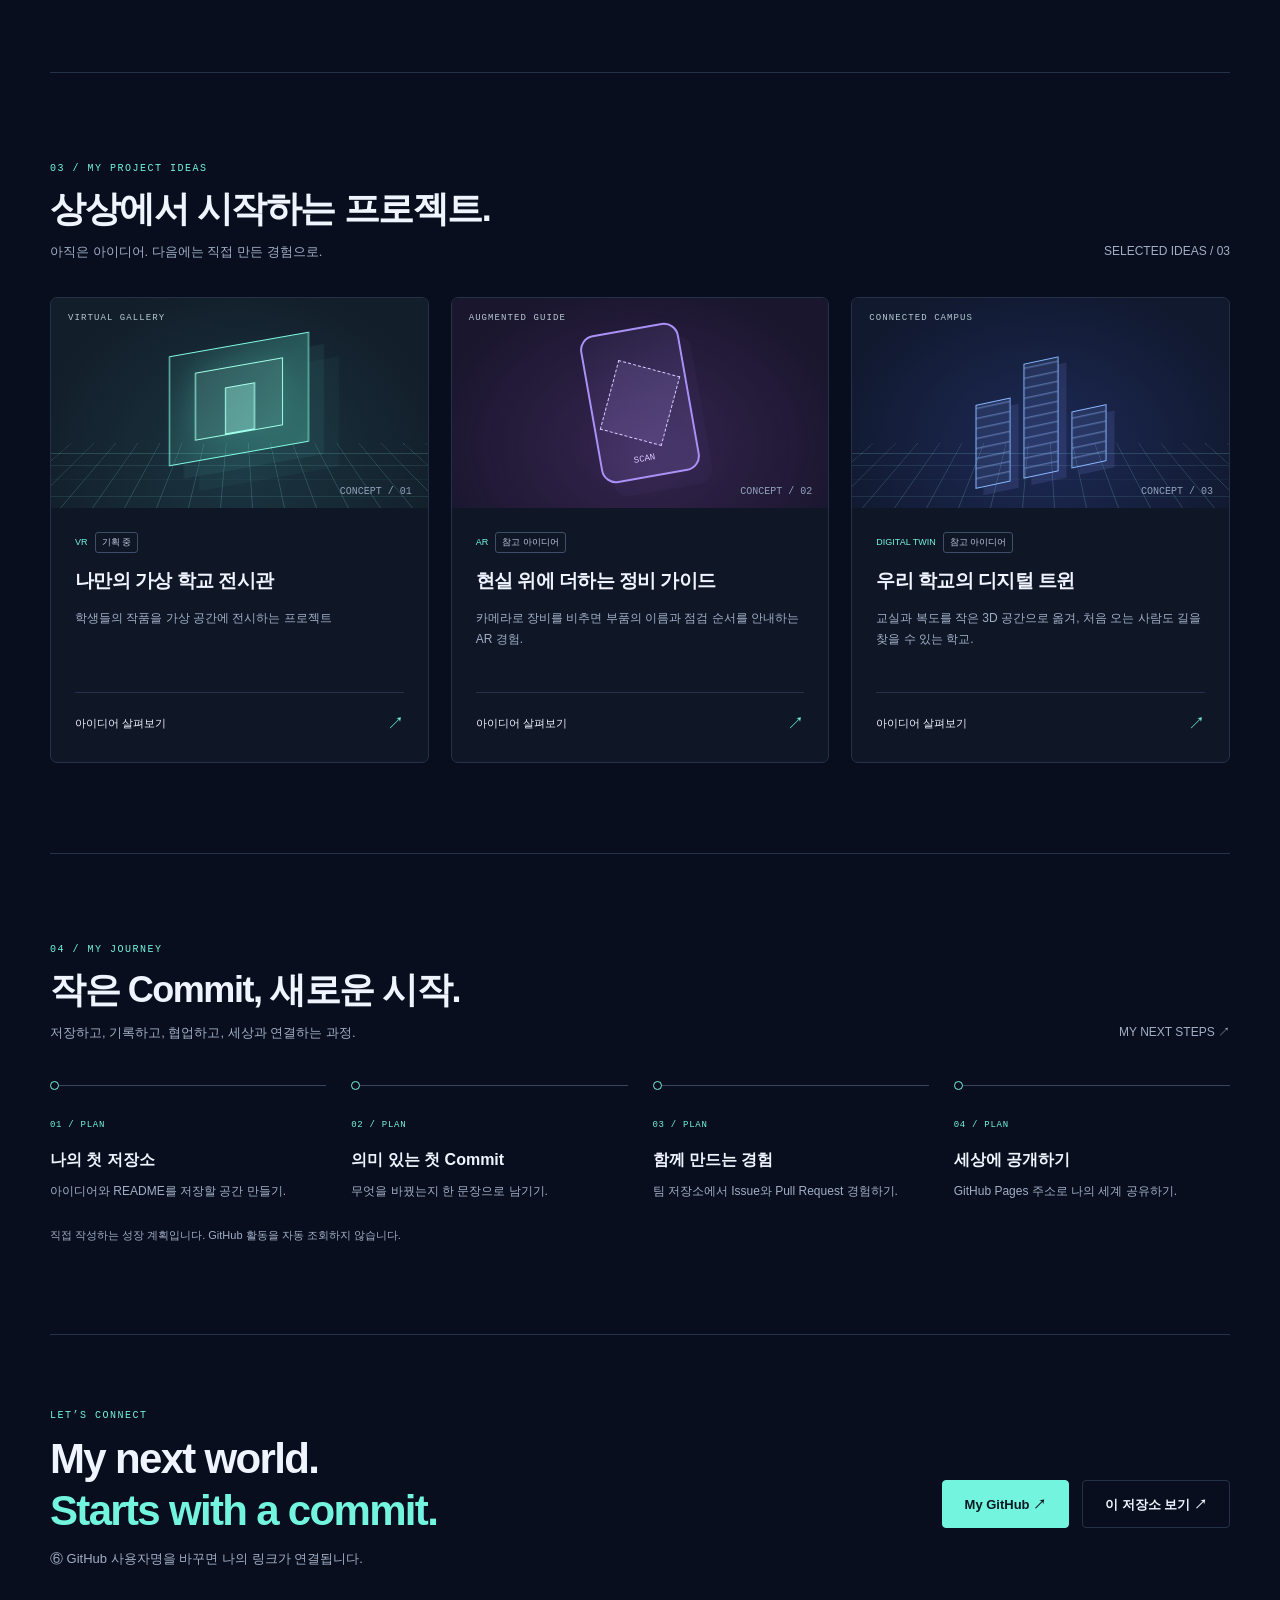
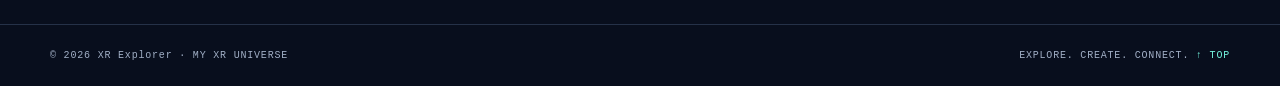
<file: advanced/index.html>
<!DOCTYPE html>
<html lang="ko">
<head>
<meta charset="UTF-8">
<meta name="viewport" content="width=device-width, initial-scale=1">
<title>MY XR UNIVERSE | XR Creator Portfolio</title>
<meta name="description" content="상상을 만들고 공유하는 XR 크리에이터의 포트폴리오">
<meta name="theme-color" content="#080e1d">
<script src="profile.js"></script>
<link rel="stylesheet" href="styles.css">
<script defer src="app.js"></script>
</head>
<body>

<a class="skip" href="#main">본문으로 바로가기</a>
<header><div class="wrap nav"><a class="brand" href="#main" aria-label="MY XR UNIVERSE 홈"><b>✳</b>MY XR UNIVERSE</a><nav class="navlinks" id="navigation" aria-label="주요 메뉴"><a href="#about">ABOUT</a><a href="#tech">TECH</a><a href="#projects">PROJECTS</a><a href="#journey">JOURNEY</a></nav><div class="nav-end"><button class="theme" id="theme" aria-label="색상 테마 변경: 현재 시안" title="색상 테마 변경">◐</button><button class="menu" id="menu" aria-controls="navigation" aria-expanded="false">메뉴 +</button></div></div></header>
<main id="main"><noscript>이 포트폴리오는 JavaScript를 켜야 개인화된 내용과 프로젝트 상세 보기를 사용할 수 있습니다.</noscript>
<section class="hero wrap" aria-labelledby="hero-title"><div><div class="eyebrow"><i class="dot"></i>XR CREATOR · EXPLORING THE FUTURE</div><h1 id="hero-title">Beyond<br>the <span>ordinary.</span></h1><p class="intro">안녕하세요, <strong id="nickname">XR Explorer</strong>입니다.</p><p class="tagline" id="tagline">현실과 가상을 연결하는 XR 크리에이터</p><div class="actions"><a class="btn primary" href="#projects">프로젝트 살펴보기 <span>↗</span></a><a class="btn github-link" href="#connect">My GitHub <span>↗</span></a></div><div class="hero-caption"><i></i>IMAGINE IT. BUILD IT. SHARE IT.</div></div>
<div class="visual" role="img" aria-label="빛나는 궤도와 와이어프레임 구체로 표현한 XR 세계"><span class="cross one">+</span><span class="cross two">+</span><div class="orb"><i class="meridian"></i><i class="meridian"></i><i class="meridian"></i><i class="meridian"></i><i class="meridian"></i><i class="meridian"></i><div class="orbit"></div><div class="orbit second"></div><div class="orb-core">XR<small>NEW DIMENSIONS</small></div></div><div class="floating float-a">↗ ENTER MY UNIVERSE</div><div class="floating float-b">&lt; imagination / &gt;</div><div class="coordinate">X: IMAGINE · Y: CREATE · Z: CONNECT</div></div></section>
<div class="ribbon" aria-hidden="true"><div class="wrap"><span>EXPLORE <b>THE UNKNOWN</b></span><span class="star">✳</span><span>CREATE <b>YOUR WORLD</b></span><span class="star">✳</span><span class="last">CONNECT <b>WITH OTHERS</b></span></div></div>
<section class="section wrap" id="about"><div class="section-top"><div><div class="section-id">01 / ABOUT ME</div><h2>내가 상상하는 다음 세계.</h2></div></div><div class="about-layout"><p class="about-copy">화면 너머의 경험을 상상합니다.<br>나의 관심 분야는 <em id="focus-name">Virtual Reality</em>.<br>작은 호기심을 직접 만들고 공유하며,<br>나만의 가능성을 넓혀가고 싶습니다.</p><div class="focus-grid"><article class="focus-card" data-focus="VR"><div class="focus-symbol">◎</div><h3>Virtual Reality</h3><p>가상 공간 속 새로운 경험</p></article><article class="focus-card" data-focus="AR"><div class="focus-symbol">⌗</div><h3>Augmented Reality</h3><p>현실에 더하는 상상</p></article><article class="focus-card" data-focus="3D"><div class="focus-symbol">◇</div><h3>3D & Digital Twin</h3><p>입체적으로 연결하는 세계</p></article></div></div></section>
<section class="section wrap" id="tech"><div class="section-top"><div><div class="section-id">02 / MY TECH INTERESTS</div><h2>아이디어를 현실로 만드는 도구.</h2><p class="section-sub">지금 관심을 갖고, 앞으로 탐험하고 싶은 기술들입니다.</p></div></div><div class="tech-row" id="tech-list"></div></section>
<section class="section wrap" id="projects"><div class="section-top"><div><div class="section-id">03 / MY PROJECT IDEAS</div><h2>상상에서 시작하는 프로젝트.</h2><p class="section-sub">아직은 아이디어. 다음에는 직접 만든 경험으로.</p></div><span class="text-link">SELECTED IDEAS / 03</span></div><div class="projects" id="project-list"></div></section>
<section class="section wrap" id="journey"><div class="section-top"><div><div class="section-id">04 / MY JOURNEY</div><h2>작은 Commit, 새로운 시작.</h2><p class="section-sub">저장하고, 기록하고, 협업하고, 세상과 연결하는 과정.</p></div><span class="text-link">MY NEXT STEPS ↗</span></div><div class="journey" id="journey-list"></div><p class="journey-note">직접 작성하는 성장 계획입니다. GitHub 활동을 자동 조회하지 않습니다.</p></section>
<section class="connect wrap" id="connect"><div><div class="section-id">LET’S CONNECT</div><h2>My next world.<br><span>Starts with a commit.</span></h2><p class="section-sub" id="github-note">나의 GitHub에서 다음 이야기를 이어갑니다.</p></div><div class="actions"><a class="btn primary github-link" href="#connect">My GitHub ↗</a><a class="btn repo-link" href="#connect">이 저장소 보기 ↗</a></div></section></main>
<footer><div class="wrap footer-inner"><span>© <span id="year"></span> <span id="footer-name">XR Explorer</span> · MY XR UNIVERSE</span><span>EXPLORE. CREATE. CONNECT. <a href="#main" aria-label="맨 위로">↑ TOP</a></span></div></footer>
<dialog id="project-dialog" aria-labelledby="dialog-title"><button class="dialog-close" id="close-dialog" aria-label="프로젝트 상세 닫기">×</button><div class="dialog-kicker" id="dialog-meta"></div><h2 id="dialog-title"></h2><p id="dialog-description"></p><p><strong>첫 번째 작은 실험</strong></p><p id="dialog-next"></p><p class="section-sub" id="dialog-note"></p><button class="btn" id="dialog-done">확인했어요 ↗</button></dialog>
<div class="toast" id="toast" role="status" aria-live="polite"></div>

</body>
</html>
</file>
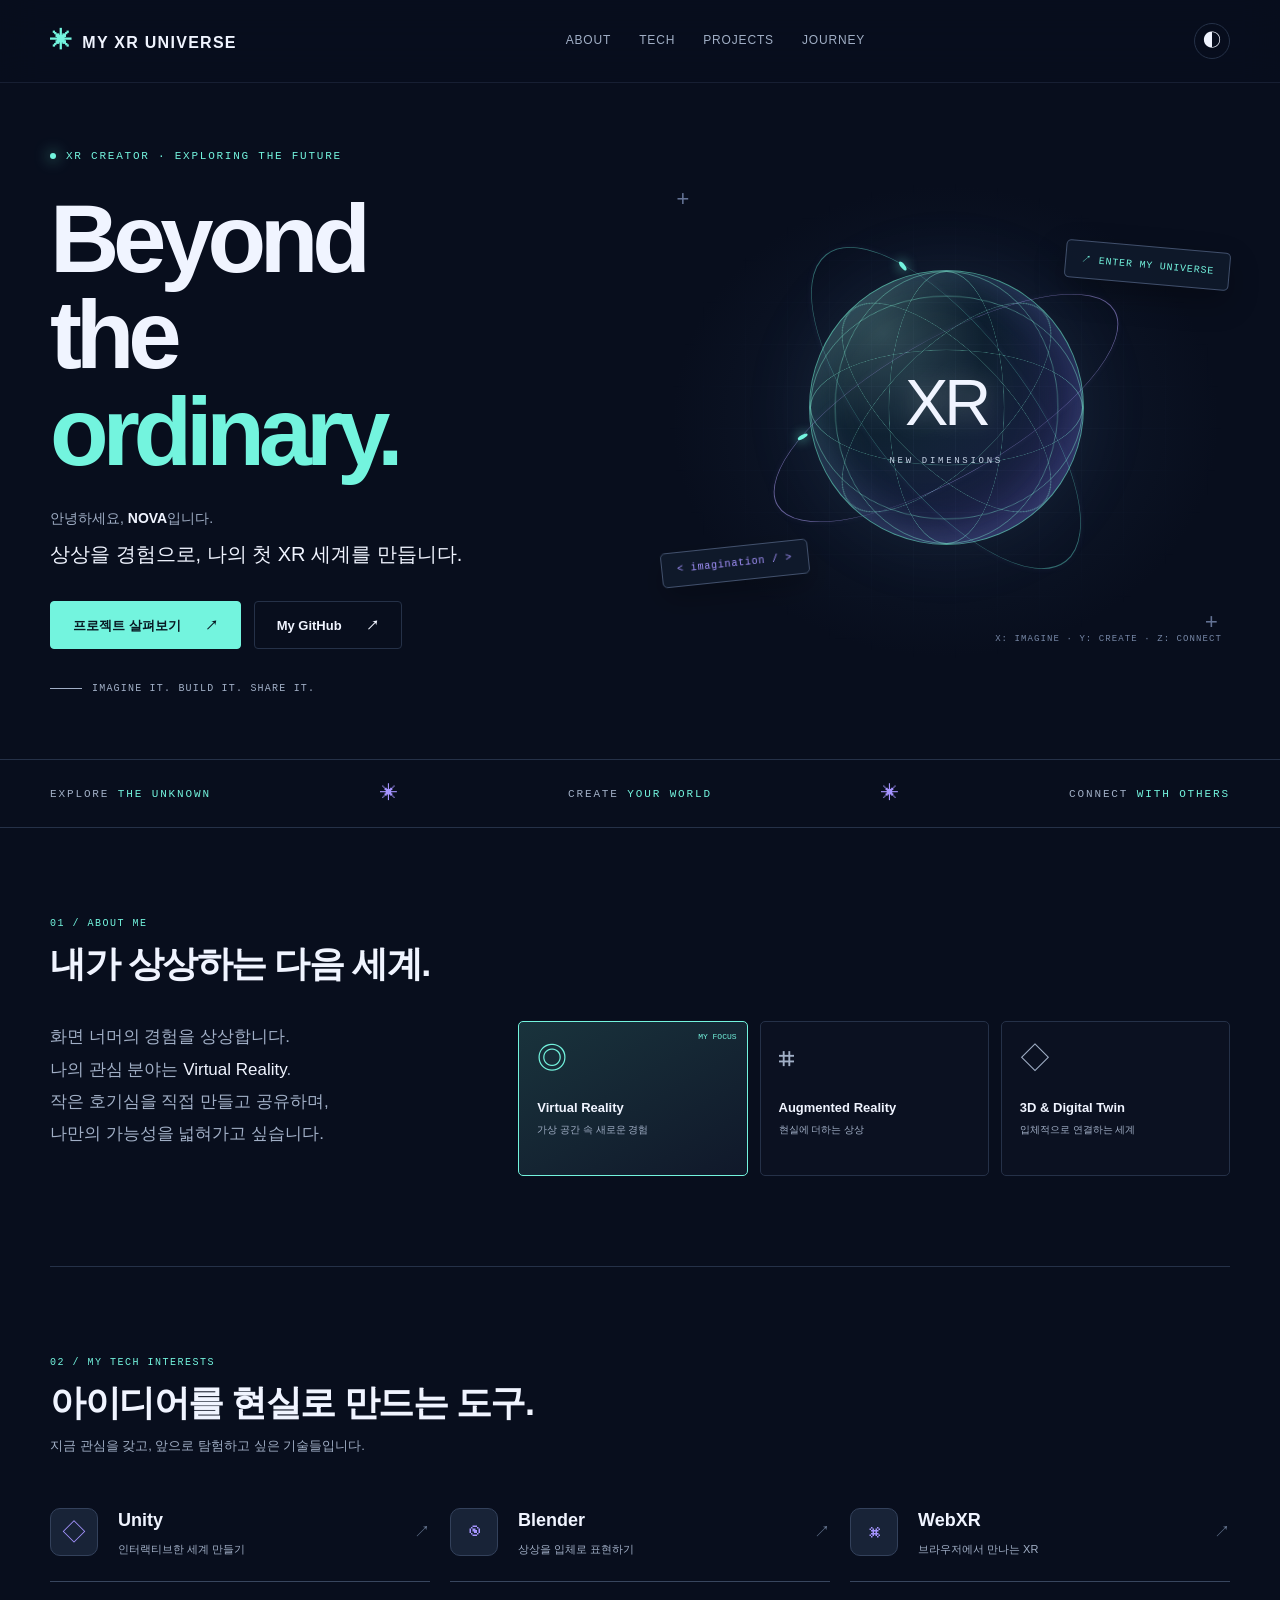
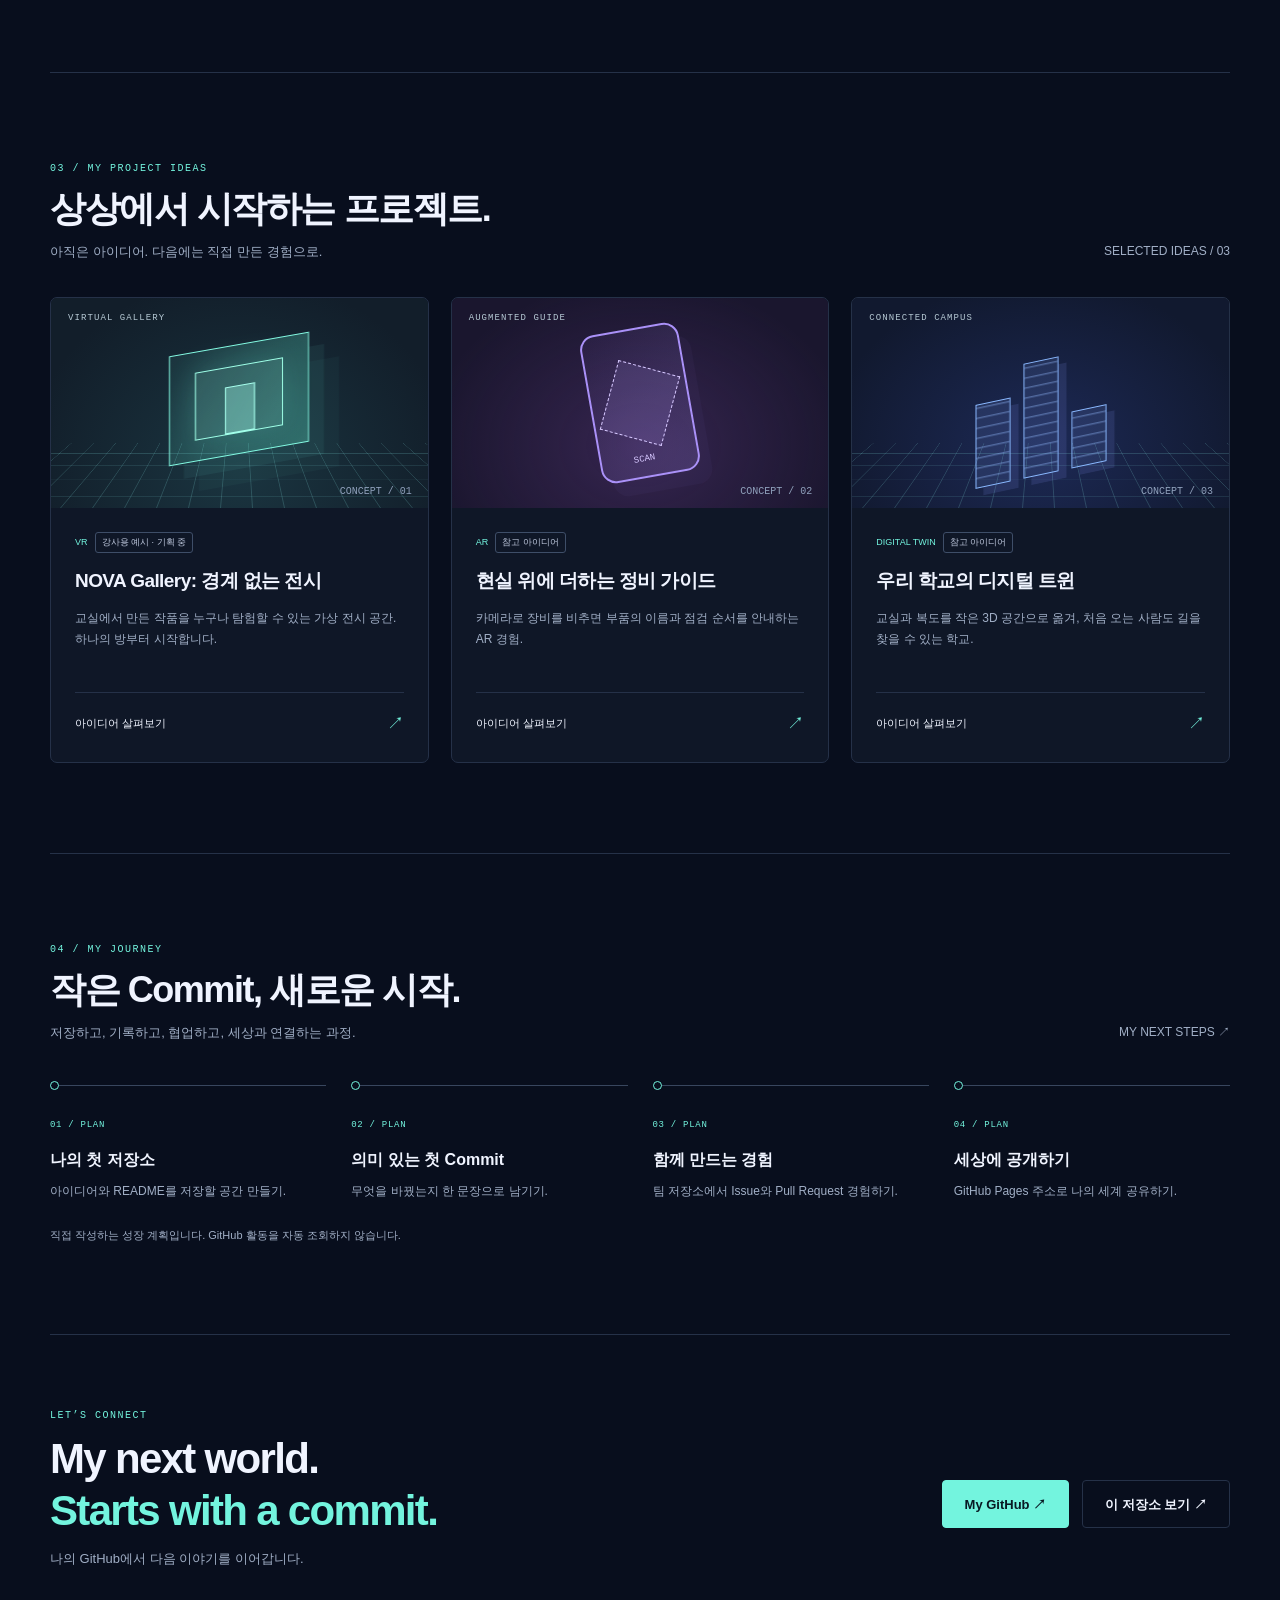
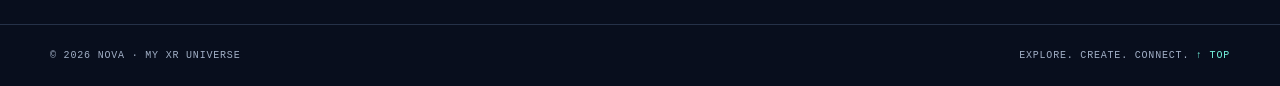
<file: instructor/index.html>
<!DOCTYPE html>
<html lang="ko">
<head>
<meta charset="UTF-8">
<meta name="viewport" content="width=device-width, initial-scale=1">
<title>MY XR UNIVERSE | XR Creator Portfolio</title>
<meta name="description" content="상상을 만들고 공유하는 XR 크리에이터의 포트폴리오">
<meta name="theme-color" content="#080e1d">
<script>
// ===== 학생 수정 영역: 아래 6개 항목만 바꾸세요 =====
// 따옴표와 쉼표는 남겨두세요. 실명·연락처 대신 닉네임을 사용합니다.
const MY_PROFILE = {
  // ① 나의 닉네임
  nickname: "NOVA",
  // ② 한 줄 자기소개
  tagline: "상상을 경험으로, 나의 첫 XR 세계를 만듭니다.",
  // ③ 관심 분야: "VR", "AR", "3D" 중 하나
  focus: "VR",
  // ④ 관심 있는 기술 3가지
  tech: ["Unity", "Blender", "WebXR"],
  // ⑤ 만들고 싶은 프로젝트: 제목, 설명, 현재 상태
  project: {
    title: "NOVA Gallery: 경계 없는 전시",
    description: "교실에서 만든 작품을 누구나 탐험할 수 있는 가상 전시 공간. 하나의 방부터 시작합니다.",
    status: "강사용 예시 · 기획 중"
  },
  // ⑥ 나의 GitHub 사용자명 (주소 전체가 아니라 아이디만)
  githubUsername: "chloeisLovely"
};
// ===== 필수 수정 끝! 아래 코드는 그대로 사용하세요 =====
</script>
<style>

:root{--bg:#080e1d;--panel:#10192c;--line:#253148;--text:#f0f4ff;--muted:#a1afc6;--accent:#73f4de;--violet:#a594ff;--glow:rgba(115,244,222,.16);--max:1180px;color-scheme:dark}
*{box-sizing:border-box}html{scroll-behavior:smooth;scroll-padding-top:100px}body{margin:0;background:var(--bg);color:var(--text);font-family:Inter,'Segoe UI','Noto Sans KR',Arial,sans-serif;line-height:1.65}button,a{-webkit-tap-highlight-color:transparent}a{color:inherit;text-decoration:none}button{font:inherit;color:inherit;cursor:pointer}button:disabled{cursor:default}a:focus-visible,button:focus-visible{outline:3px solid var(--accent);outline-offset:6px}::selection{background:var(--accent);color:var(--bg)}.wrap{width:min(var(--max),calc(100% - 96px));margin:auto}.skip{position:fixed;top:-80px;left:20px;background:var(--accent);color:#080e1d;padding:12px;z-index:100}.skip:focus{top:12px}header{position:sticky;top:0;z-index:20;border-bottom:1px solid #26304688;background:#080e1dee;backdrop-filter:blur(18px)}.nav{display:flex;align-items:center;justify-content:space-between;height:82px;gap:24px}.brand{font-size:16px;font-weight:800;letter-spacing:.08em;white-space:nowrap}.brand b{color:var(--accent);margin-right:9px;font-size:22px}.navlinks{display:flex;align-items:center;gap:28px;font-size:12px;letter-spacing:.07em;color:var(--muted)}.navlinks a:hover{color:var(--accent)}.nav-end{display:flex;align-items:center;gap:14px}.theme{background:transparent;border:1px solid var(--line);border-radius:50%;width:36px;height:36px;font-size:18px}.theme:hover{border-color:var(--accent)}.menu{display:none;background:none;border:1px solid var(--line);padding:7px 12px;border-radius:5px}.hero{min-height:660px;position:relative;display:grid;grid-template-columns:1.04fr 1fr;align-items:center;gap:20px;padding-top:65px;padding-bottom:65px}.eyebrow{font:11px/1.5 ui-monospace,monospace;letter-spacing:.16em;text-transform:uppercase;color:var(--accent);display:flex;align-items:center;gap:10px}.dot{display:inline-block;width:6px;height:6px;border-radius:50%;background:var(--accent);box-shadow:0 0 15px var(--accent)}.hero h1{font-size:clamp(62px,7.5vw,100px);letter-spacing:-.065em;line-height:1.01;margin:26px 0 26px;font-weight:850}.hero h1 span{display:block;color:var(--accent)}.intro{font-size:14px;color:var(--muted);margin:0 0 7px}.intro strong{color:var(--text);font-weight:600;overflow-wrap:anywhere}.tagline{font-size:20px;max-width:440px;line-height:1.7;word-break:keep-all;overflow-wrap:anywhere;margin:0}.actions{display:flex;flex-wrap:wrap;gap:13px;margin-top:30px}.btn{display:inline-flex;align-items:center;justify-content:center;gap:24px;min-height:48px;padding:12px 22px;border:1px solid var(--line);border-radius:4px;font-size:13px;font-weight:650;background:transparent}.btn.primary{background:var(--accent);border-color:var(--accent);color:#081923}.btn:hover{transform:translateY(-2px);border-color:var(--accent)}.hero-caption{display:flex;align-items:center;gap:10px;color:var(--muted);font:10px ui-monospace,monospace;margin-top:34px;letter-spacing:.12em}.hero-caption i{width:32px;height:1px;background:var(--muted)}
.visual{position:relative;height:490px;isolation:isolate;background:radial-gradient(ellipse at 50% 50%,#243a5855,transparent 68%)}.visual:before{content:'';position:absolute;inset:0;background-image:linear-gradient(#53658918 1px,transparent 1px),linear-gradient(90deg,#53658918 1px,transparent 1px);background-size:42px 42px;mask-image:radial-gradient(ellipse,#000,transparent 70%)}.orb{width:275px;height:275px;position:absolute;top:94px;left:50%;margin-left:-137px;border:1px solid #78ffdf88;border-radius:50%;background:radial-gradient(circle at 27% 23%,#a9fff037,#1e8f8612 35%,#7170ff17 65%,#9384fa43);box-shadow:inset -18px -10px 50px #7063ed30,inset 12px 5px 45px #9fffdf22,0 0 75px #6598d218;animation:float 7s ease-in-out infinite}.meridian{position:absolute;inset:0;border:1px solid #8affdf65;border-radius:50%}.meridian:nth-child(1){transform:rotateY(35deg)}.meridian:nth-child(2){transform:rotateY(65deg)}.meridian:nth-child(3){transform:rotateX(35deg)}.meridian:nth-child(4){transform:rotateX(65deg)}.meridian:nth-child(5){transform:rotate(45deg) rotateY(65deg)}.meridian:nth-child(6){transform:rotate(-45deg) rotateY(65deg)}.orbit{position:absolute;left:50%;top:50%;width:390px;height:390px;margin:-195px;border:1px solid #b4a5ff88;border-radius:50%;transform:rotate(-30deg) scaleY(.35);box-shadow:0 0 12px #aaa0ff10}.orbit.second{transform:rotate(52deg) scaleY(.4);border-color:#6bf1de66}.orbit:after{content:'';position:absolute;left:50px;top:55px;width:11px;height:11px;border-radius:50%;background:var(--accent);box-shadow:0 0 18px var(--accent)}.orb-core{position:absolute;inset:70px;display:grid;place-content:center;text-align:center;font-weight:300;font-size:65px;letter-spacing:-.06em;text-shadow:0 0 25px #ffffff44}.orb-core small{font:9px ui-monospace,monospace;letter-spacing:.3em;color:#c7d4e6}.floating{position:absolute;border:1px solid #41506c;background:#101a2ce6;padding:11px 15px;border-radius:5px;box-shadow:0 12px 30px #0004;font:10px ui-monospace,monospace;letter-spacing:.08em}.float-a{top:70px;right:0;transform:rotate(5deg);color:var(--accent)}.float-b{bottom:85px;left:0;transform:rotate(-6deg);color:var(--violet)}.coordinate{position:absolute;bottom:22px;right:8px;font:9px ui-monospace,monospace;letter-spacing:.12em;color:#7687a6}.cross{position:absolute;font:22px monospace;color:#637294}.cross.one{top:12px;left:15px}.cross.two{bottom:30px;right:12px}.ribbon{border-top:1px solid var(--line);border-bottom:1px solid var(--line);padding:23px 0}.ribbon .wrap{display:flex;justify-content:space-between;align-items:center;gap:15px;font:11px ui-monospace,monospace;letter-spacing:.17em;color:var(--muted)}.ribbon b{color:var(--accent);font-weight:400}.ribbon .star{color:var(--violet);font-size:18px}.section{padding:90px 0;border-bottom:1px solid var(--line)}.section-top{display:flex;align-items:flex-end;justify-content:space-between;gap:25px;margin-bottom:35px}.section-id{font:10px ui-monospace,monospace;letter-spacing:.15em;color:var(--accent);margin-bottom:12px}h2{font-size:36px;letter-spacing:-.04em;line-height:1.25;margin:0;font-weight:650}.section-sub{font-size:13px;color:var(--muted);margin:10px 0 0;word-break:keep-all}.text-link{font-size:12px;white-space:nowrap;color:var(--muted)}.text-link:hover{color:var(--accent)}.about-layout{display:grid;grid-template-columns:.85fr 1.5fr;gap:65px}.about-copy{font-size:17px;line-height:1.9;color:var(--muted);word-break:keep-all;margin:0}.about-copy em{font-style:normal;color:var(--text)}.focus-grid{display:grid;grid-template-columns:repeat(3,1fr);gap:12px}.focus-card{border:1px solid var(--line);border-radius:5px;min-height:155px;padding:23px 18px;background:#10182a66;position:relative}.focus-card.active{border-color:var(--accent);background:linear-gradient(150deg,var(--glow),#10182a)}.focus-symbol{font:30px/1 ui-monospace,monospace;color:var(--muted);margin-bottom:22px}.active .focus-symbol{color:var(--accent)}.focus-card h3{margin:0;font-size:13px}.focus-card p{margin:3px 0 0;color:var(--muted);font-size:10px}.focus-label{position:absolute;right:10px;top:10px;font:8px ui-monospace,monospace;color:var(--accent)}.tech-row{display:grid;grid-template-columns:repeat(3,1fr);gap:20px}.tech-item{display:flex;align-items:center;gap:20px;border-bottom:1px solid #38465e;padding:14px 0 23px;min-width:0}.tech-icon{flex:0 0 48px;height:48px;background:#182337;border:1px solid #33415b;display:grid;place-items:center;font:24px ui-monospace,monospace;color:var(--violet);border-radius:10px}.tech-item h3{font-size:18px;margin:0;overflow-wrap:anywhere}.tech-item p{font-size:11px;margin:4px 0 0;color:var(--muted)}.tech-item .arrow{margin-left:auto;color:#667691}.projects{display:grid;grid-template-columns:repeat(3,1fr);gap:22px}.project{border:1px solid var(--line);background:#0f1727;border-radius:7px;overflow:hidden;min-width:0}.project:hover{border-color:#6b7d9d}.project-art{height:210px;position:relative;overflow:hidden;background:radial-gradient(ellipse at 50% 80%,#2b636d55,transparent 80%),#121e2a}.art-grid{position:absolute;inset:30% -40% -70%;background-image:linear-gradient(#7cd9da35 1px,transparent 1px),linear-gradient(90deg,#7cd9da35 1px,transparent 1px);background-size:32px 32px;transform:perspective(250px) rotateX(50deg)}.room{position:absolute;left:50%;top:46px;width:140px;height:110px;transform:translateX(-50%) skewY(-10deg);border:1px solid #83fae2;background:linear-gradient(120deg,#65e3d211,#63f1d255);box-shadow:15px 15px 0 #6ee8de10,30px 30px 0 #6ee8de08}.room:before{content:'';position:absolute;inset:20px 25px;border:1px solid #9effe7;background:#9effe722;box-shadow:0 0 30px #73f4de30}.room:after{content:'';position:absolute;top:40px;left:55px;width:28px;height:45px;background:#a6ffed55;border:1px solid #a6ffed}.art-label{position:absolute;left:17px;top:15px;font:9px ui-monospace,monospace;letter-spacing:.12em;color:#b6c9d4}.art-number{position:absolute;bottom:11px;right:16px;font:10px ui-monospace,monospace;color:#90a1bc}.art-ar{background:radial-gradient(ellipse at 50% 70%,#6c419155,transparent 80%),#1a162e}.scanner{position:absolute;left:50%;top:30px;transform:translateX(-50%) rotate(-10deg);width:100px;height:150px;border:2px solid #aa91f8;border-radius:15px;background:linear-gradient(135deg,#8564cf11,#aa91f833);box-shadow:10px 15px 0 #a38aff09}.scanner:before{content:'';position:absolute;inset:37px 16px;border:1px dashed #d7c8ff;transform:rotate(25deg);background:#b39cf522}.scanner:after{content:'SCAN';position:absolute;bottom:12px;left:32px;font:9px monospace;color:#d7c8ff}.art-twin{background:radial-gradient(ellipse at 50% 70%,#344aa255,transparent 80%),#11192f}.city{position:absolute;left:50%;top:62px;display:flex;align-items:flex-end;gap:13px;transform:translateX(-50%) skewY(-12deg)}.city i{display:block;width:35px;height:84px;border:1px solid #89b8ff;background:repeating-linear-gradient(0deg,#7b9df322 0 8px,#91b8ff77 9px 10px);box-shadow:8px 8px 0 #8796ff22}.city i:nth-child(2){height:115px}.city i:nth-child(3){height:57px}.project-body{padding:24px}.project-meta{display:flex;align-items:center;gap:7px;font-size:9px;color:var(--accent);margin-bottom:14px}.badge{border:1px solid #3e4e68;border-radius:3px;padding:2px 6px;color:#c1cbe0}.project h3{font-size:19px;letter-spacing:-.03em;margin:0 0 12px;overflow-wrap:anywhere;line-height:1.5}.project p{font-size:12px;line-height:1.8;color:var(--muted);margin:0;min-height:64px;overflow-wrap:anywhere}.project button{display:flex;align-items:center;justify-content:space-between;width:100%;border:none;background:transparent;border-top:1px solid var(--line);padding:17px 0 0;margin-top:20px;font-size:11px}.project button span{color:var(--accent);font-size:17px}.journey{display:grid;grid-template-columns:repeat(4,1fr);gap:25px;margin-top:42px}.step{border-top:1px solid #38465e;padding-top:23px;position:relative}.step:before{content:'';width:7px;height:7px;background:var(--bg);border:1px solid var(--accent);border-radius:50%;position:absolute;top:-5px;left:0}.step small{font:9px ui-monospace,monospace;color:var(--accent);letter-spacing:.08em}.step h3{font-size:16px;margin:12px 0 8px}.step p{font-size:12px;color:var(--muted);margin:0}.journey-note{margin:24px 0 0;font-size:11px;color:var(--muted)}.connect{padding:75px 0 55px;display:flex;justify-content:space-between;align-items:center;gap:30px}.connect h2{font-size:42px}.connect h2 span{color:var(--accent)}footer{padding:25px 0;border-top:1px solid var(--line)}.footer-inner{display:flex;justify-content:space-between;gap:20px;color:var(--muted);font:10px ui-monospace,monospace;letter-spacing:.08em}.footer-inner a{color:var(--accent)}dialog{width:min(540px,calc(100% - 32px));padding:34px;border:1px solid #52617c;border-radius:12px;background:#111b2e;color:var(--text);box-shadow:0 25px 120px #000a}dialog::backdrop{background:#030713c9;backdrop-filter:blur(6px)}dialog h2{font-size:26px;overflow-wrap:anywhere;margin:15px 0}dialog p{color:var(--muted);font-size:14px;overflow-wrap:anywhere}.dialog-close{float:right;background:none;border:1px solid var(--line);width:36px;height:36px;border-radius:50%;font-size:20px}.dialog-kicker{color:var(--accent);font:10px monospace;letter-spacing:.1em}.toast{position:fixed;bottom:24px;left:50%;transform:translateX(-50%);z-index:50;background:#e8fff9;color:#102823;padding:12px 20px;border-radius:6px;font-size:13px;max-width:calc(100% - 32px);box-shadow:0 8px 30px #0006}.toast:empty{display:none}noscript{display:block;padding:20px;color:#ffd59c;border:1px solid #a97c41}.theme-violet{--accent:#beacff;--violet:#73f4de;--glow:rgba(190,172,255,.16)}.theme-sunset{--accent:#ffc797;--violet:#f89cc7;--glow:rgba(255,199,151,.16)}@keyframes float{0%,100%{transform:translateY(0) rotate(-8deg)}50%{transform:translateY(-15px) rotate(4deg)}}
@media(min-width:1500px){.hero{min-height:720px}}@media(max-width:1000px){.wrap{width:calc(100% - 56px)}.navlinks{gap:17px}.hero{min-height:610px}.hero h1{font-size:76px}.visual{transform:scale(.88);transform-origin:center}.about-layout{gap:30px;grid-template-columns:1fr 1.4fr}.project-body{padding:18px}.project h3{font-size:17px}.tagline{font-size:18px}}
@media(max-width:760px){.wrap{width:calc(100% - 40px)}.nav{height:68px;gap:8px}.brand{font-size:13px}.brand b{font-size:19px}.menu{display:block;font-size:11px;white-space:nowrap;flex-shrink:0}.navlinks{display:none;position:absolute;top:68px;left:0;right:0;background:#0c1425;padding:22px;flex-wrap:wrap;border-bottom:1px solid var(--line)}.navlinks.open{display:flex}.hero{grid-template-columns:1fr;padding-top:48px;padding-bottom:20px;gap:0;min-height:auto}.hero h1{font-size:clamp(54px,17vw,94px);margin:24px 0}.tagline{max-width:440px;font-size:18px}.visual{height:380px;overflow:hidden;transform:scale(.88);width:100%;max-width:480px;justify-self:center;margin-top:5px}.orb{top:45px}.float-a{top:28px;right:2px}.float-b{bottom:45px;left:0}.coordinate{bottom:0}.ribbon .wrap{font-size:8px;letter-spacing:.09em}.ribbon .star{font-size:14px}.ribbon .last{display:none}.section{padding:57px 0}.section-top{align-items:flex-start;gap:15px}h2{font-size:29px}.about-layout{grid-template-columns:1fr;gap:24px}.about-copy{font-size:15px}.focus-grid{gap:8px}.focus-card{padding:21px 11px;min-height:147px}.focus-card h3{font-size:11px}.focus-card p{font-size:9px}.focus-label{font-size:7px}.tech-row{grid-template-columns:1fr;gap:6px}.tech-item{padding:15px 0}.projects{grid-template-columns:1fr;gap:22px}.project-art{height:230px}.project-body{padding:24px}.project h3{font-size:21px}.project p{font-size:13px;min-height:0}.project button{font-size:13px}.journey{grid-template-columns:1fr 1fr;row-gap:32px}.connect{flex-direction:column;align-items:flex-start;padding:55px 0}.connect h2{font-size:36px}.footer-inner{font-size:9px;flex-wrap:wrap}.text-link{font-size:10px}.theme{width:32px;height:32px}.nav-end{gap:9px}}
@media(prefers-reduced-motion:reduce){html{scroll-behavior:auto}*,*:before,*:after{animation:none!important;transition:none!important}.btn:hover{transform:none}}

</style>
</head>
<body>

<a class="skip" href="#main">본문으로 바로가기</a>
<header><div class="wrap nav"><a class="brand" href="#main" aria-label="MY XR UNIVERSE 홈"><b>✳</b>MY XR UNIVERSE</a><nav class="navlinks" id="navigation" aria-label="주요 메뉴"><a href="#about">ABOUT</a><a href="#tech">TECH</a><a href="#projects">PROJECTS</a><a href="#journey">JOURNEY</a></nav><div class="nav-end"><button class="theme" id="theme" aria-label="색상 테마 변경: 현재 시안" title="색상 테마 변경">◐</button><button class="menu" id="menu" aria-controls="navigation" aria-expanded="false">메뉴 +</button></div></div></header>
<main id="main"><noscript>이 포트폴리오는 JavaScript를 켜야 개인화된 내용과 프로젝트 상세 보기를 사용할 수 있습니다.</noscript>
<section class="hero wrap" aria-labelledby="hero-title"><div><div class="eyebrow"><i class="dot"></i>XR CREATOR · EXPLORING THE FUTURE</div><h1 id="hero-title">Beyond<br>the <span>ordinary.</span></h1><p class="intro">안녕하세요, <strong id="nickname">XR Explorer</strong>입니다.</p><p class="tagline" id="tagline">현실과 가상을 연결하는 XR 크리에이터</p><div class="actions"><a class="btn primary" href="#projects">프로젝트 살펴보기 <span>↗</span></a><a class="btn github-link" href="#connect">My GitHub <span>↗</span></a></div><div class="hero-caption"><i></i>IMAGINE IT. BUILD IT. SHARE IT.</div></div>
<div class="visual" role="img" aria-label="빛나는 궤도와 와이어프레임 구체로 표현한 XR 세계"><span class="cross one">+</span><span class="cross two">+</span><div class="orb"><i class="meridian"></i><i class="meridian"></i><i class="meridian"></i><i class="meridian"></i><i class="meridian"></i><i class="meridian"></i><div class="orbit"></div><div class="orbit second"></div><div class="orb-core">XR<small>NEW DIMENSIONS</small></div></div><div class="floating float-a">↗ ENTER MY UNIVERSE</div><div class="floating float-b">&lt; imagination / &gt;</div><div class="coordinate">X: IMAGINE · Y: CREATE · Z: CONNECT</div></div></section>
<div class="ribbon" aria-hidden="true"><div class="wrap"><span>EXPLORE <b>THE UNKNOWN</b></span><span class="star">✳</span><span>CREATE <b>YOUR WORLD</b></span><span class="star">✳</span><span class="last">CONNECT <b>WITH OTHERS</b></span></div></div>
<section class="section wrap" id="about"><div class="section-top"><div><div class="section-id">01 / ABOUT ME</div><h2>내가 상상하는 다음 세계.</h2></div></div><div class="about-layout"><p class="about-copy">화면 너머의 경험을 상상합니다.<br>나의 관심 분야는 <em id="focus-name">Virtual Reality</em>.<br>작은 호기심을 직접 만들고 공유하며,<br>나만의 가능성을 넓혀가고 싶습니다.</p><div class="focus-grid"><article class="focus-card" data-focus="VR"><div class="focus-symbol">◎</div><h3>Virtual Reality</h3><p>가상 공간 속 새로운 경험</p></article><article class="focus-card" data-focus="AR"><div class="focus-symbol">⌗</div><h3>Augmented Reality</h3><p>현실에 더하는 상상</p></article><article class="focus-card" data-focus="3D"><div class="focus-symbol">◇</div><h3>3D & Digital Twin</h3><p>입체적으로 연결하는 세계</p></article></div></div></section>
<section class="section wrap" id="tech"><div class="section-top"><div><div class="section-id">02 / MY TECH INTERESTS</div><h2>아이디어를 현실로 만드는 도구.</h2><p class="section-sub">지금 관심을 갖고, 앞으로 탐험하고 싶은 기술들입니다.</p></div></div><div class="tech-row" id="tech-list"></div></section>
<section class="section wrap" id="projects"><div class="section-top"><div><div class="section-id">03 / MY PROJECT IDEAS</div><h2>상상에서 시작하는 프로젝트.</h2><p class="section-sub">아직은 아이디어. 다음에는 직접 만든 경험으로.</p></div><span class="text-link">SELECTED IDEAS / 03</span></div><div class="projects" id="project-list"></div></section>
<section class="section wrap" id="journey"><div class="section-top"><div><div class="section-id">04 / MY JOURNEY</div><h2>작은 Commit, 새로운 시작.</h2><p class="section-sub">저장하고, 기록하고, 협업하고, 세상과 연결하는 과정.</p></div><span class="text-link">MY NEXT STEPS ↗</span></div><div class="journey" id="journey-list"></div><p class="journey-note">직접 작성하는 성장 계획입니다. GitHub 활동을 자동 조회하지 않습니다.</p></section>
<section class="connect wrap" id="connect"><div><div class="section-id">LET’S CONNECT</div><h2>My next world.<br><span>Starts with a commit.</span></h2><p class="section-sub" id="github-note">나의 GitHub에서 다음 이야기를 이어갑니다.</p></div><div class="actions"><a class="btn primary github-link" href="#connect">My GitHub ↗</a><a class="btn repo-link" href="#connect">이 저장소 보기 ↗</a></div></section></main>
<footer><div class="wrap footer-inner"><span>© <span id="year"></span> <span id="footer-name">XR Explorer</span> · MY XR UNIVERSE</span><span>EXPLORE. CREATE. CONNECT. <a href="#main" aria-label="맨 위로">↑ TOP</a></span></div></footer>
<dialog id="project-dialog" aria-labelledby="dialog-title"><button class="dialog-close" id="close-dialog" aria-label="프로젝트 상세 닫기">×</button><div class="dialog-kicker" id="dialog-meta"></div><h2 id="dialog-title"></h2><p id="dialog-description"></p><p><strong>첫 번째 작은 실험</strong></p><p id="dialog-next"></p><p class="section-sub" id="dialog-note"></p><button class="btn" id="dialog-done">확인했어요 ↗</button></dialog>
<div class="toast" id="toast" role="status" aria-live="polite"></div>

<script>

(() => {
'use strict';
const $ = (id) => document.getElementById(id);
const raw = typeof MY_PROFILE === 'object' && MY_PROFILE ? MY_PROFILE : {};
const text = (v, fallback) => typeof v === 'string' && v.trim() ? v.trim() : fallback;
const nickname = text(raw.nickname, 'XR Explorer');
const focus = text(raw.focus,'VR').toUpperCase();
const kinds = {VR:'Virtual Reality',AR:'Augmented Reality','3D':'3D & Digital Twin','디지털 트윈':'3D & Digital Twin'};
$('nickname').textContent = $('footer-name').textContent = nickname;
$('tagline').textContent = text(raw.tagline,'현실과 가상을 연결하는 XR 크리에이터');
$('focus-name').textContent = kinds[focus] || text(raw.focus,'VR');
$('year').textContent = new Date().getFullYear();
document.title = nickname + ' | MY XR UNIVERSE';
document.querySelector('meta[name="description"]').content = nickname + ' — ' + $('tagline').textContent;
document.querySelectorAll('[data-focus]').forEach(card => {
  const active = card.dataset.focus === (focus === '디지털 트윈' ? '3D' : focus);
  card.classList.toggle('active',active);
  if(active){const label=document.createElement('span');label.className='focus-label';label.textContent='MY FOCUS';card.append(label);}
});
const toolsInfo = {Unity:['◇','인터랙티브한 세계 만들기'],Blender:['◉','상상을 입체로 표현하기'],WebXR:['⌘','브라우저에서 만나는 XR'],Python:['>_','데이터와 아이디어 연결하기'],'A-Frame':['△','웹에서 3D 공간 만들기']};
const tech = Array.isArray(raw.tech) && raw.tech.length ? raw.tech : ['Unity','Blender','WebXR'];
tech.slice(0,3).forEach((item)=>{const name=text(item,'새로운 기술');const info=toolsInfo[name]||['✧','앞으로 탐험할 관심 기술'];const el=document.createElement('article');el.className='tech-item';const icon=document.createElement('div');icon.className='tech-icon';icon.textContent=info[0];icon.setAttribute('aria-hidden','true');const copy=document.createElement('div');const h=document.createElement('h3');h.textContent=name;const p=document.createElement('p');p.textContent=info[1];copy.append(h,p);const arrow=document.createElement('span');arrow.className='arrow';arrow.textContent='↗';el.append(icon,copy,arrow);$('tech-list').append(el);});
const p = raw.project && typeof raw.project==='object' ? raw.project : {};
const projects = [
 {category:focus,title:text(p.title,'나만의 가상 학교 전시관'),description:text(p.description,'학생들의 작품을 가상 공간에 전시하는 프로젝트'),status:text(p.status,'기획 중'),note:'직접 작성한 프로젝트 아이디어입니다. 실제 제작 상태에 맞게 설명을 수정하세요.',next:'누가 사용할지 한 명을 정하고, 꼭 필요한 장면 하나를 스케치해 보세요.',art:'vr'},
 {category:'AR',title:'현실 위에 더하는 정비 가이드',description:'카메라로 장비를 비추면 부품의 이름과 점검 순서를 안내하는 AR 경험.',status:'참고 아이디어',note:'수업용 기본 예시입니다. 학생의 완성 작품이 아닙니다.',next:'안내할 장비 하나를 고르고, 화면에 표시할 정보 세 가지를 적어 보세요.',art:'ar'},
 {category:'DIGITAL TWIN',title:'우리 학교의 디지털 트윈',description:'교실과 복도를 작은 3D 공간으로 옮겨, 처음 오는 사람도 길을 찾을 수 있는 학교.',status:'참고 아이디어',note:'수업용 기본 예시입니다. 학생의 완성 작품이 아닙니다.',next:'교실 하나의 구조를 관찰하고, 기본 도형으로 표현해 보세요.',art:'twin'}
];
const arts={vr:'<div class="art-grid"></div><div class="room"></div>',ar:'<div class="scanner"></div>',twin:'<div class="art-grid"></div><div class="city"><i></i><i></i><i></i></div>'};
projects.forEach((project,i)=>{
const card=document.createElement('article');card.className='project';
const art=document.createElement('div');art.className='project-art art-'+project.art;art.setAttribute('aria-hidden','true');art.innerHTML=arts[project.art];const label=document.createElement('span');label.className='art-label';label.textContent=['VIRTUAL GALLERY','AUGMENTED GUIDE','CONNECTED CAMPUS'][i];const no=document.createElement('span');no.className='art-number';no.textContent='CONCEPT / 0'+(i+1);art.append(label,no);
const content=document.createElement('div');content.className='project-body';const meta=document.createElement('div');meta.className='project-meta';const cat=document.createElement('span');cat.textContent=project.category;const badge=document.createElement('span');badge.className='badge';badge.textContent=project.status;meta.append(cat,badge);const h=document.createElement('h3');h.textContent=project.title;const desc=document.createElement('p');desc.textContent=project.description;const button=document.createElement('button');button.type='button';button.textContent='아이디어 살펴보기';button.setAttribute('aria-label',project.title+' 상세 보기');const arrow=document.createElement('span');arrow.textContent='↗';button.append(arrow);button.addEventListener('click',()=>{ $('dialog-meta').textContent=project.category+' / '+project.status;$('dialog-title').textContent=project.title;$('dialog-description').textContent=project.description;$('dialog-next').textContent=project.next;$('dialog-note').textContent=project.note;$('project-dialog').showModal(); });content.append(meta,h,desc,button);card.append(art,content);$('project-list').append(card);
});
// 심화: 실제 수행한 뒤에만 label과 description을 성장 기록으로 수정하세요.
const journey = [
 {label:'01 / PLAN',title:'나의 첫 저장소',description:'아이디어와 README를 저장할 공간 만들기.'},
 {label:'02 / PLAN',title:'의미 있는 첫 Commit',description:'무엇을 바꿨는지 한 문장으로 남기기.'},
 {label:'03 / PLAN',title:'함께 만드는 경험',description:'팀 저장소에서 Issue와 Pull Request 경험하기.'},
 {label:'04 / PLAN',title:'세상에 공개하기',description:'GitHub Pages 주소로 나의 세계 공유하기.'}
];
journey.forEach(s=>{const item=document.createElement('article');item.className='step';const n=document.createElement('small');n.textContent=s.label;const h=document.createElement('h3');h.textContent=s.title;const p=document.createElement('p');p.textContent=s.description;item.append(n,h,p);$('journey-list').append(item);});
let toastTimer;
function toast(message){$('toast').textContent=message;clearTimeout(toastTimer);toastTimer=setTimeout(()=>$('toast').textContent='',5000);}
const username=text(raw.githubUsername,'');
const valid = /^(?!.*--)[a-z\d](?:[a-z\d-]{0,37}[a-z\d])?$/i.test(username) && username!=='my-github-id';
// 저장소 이름을 바꿨다면 아래 한 곳도 수정하세요. 기본 수업에서는 그대로 둡니다.
const REPOSITORY_NAME = 'my-xr-universe';
document.querySelectorAll('.github-link,.repo-link').forEach(a=>{
 if(valid){a.href='https://github.com/'+encodeURIComponent(username)+(a.classList.contains('repo-link')?'/'+encodeURIComponent(REPOSITORY_NAME):'');a.target='_blank';a.rel='noopener noreferrer';}
 else {a.href='#connect';a.addEventListener('click',(e)=>{e.preventDefault();toast('index.html 맨 위의 ⑥ GitHub 사용자명을 먼저 수정해 주세요.');});}
});
if(!valid) $('github-note').textContent='⑥ GitHub 사용자명을 바꾸면 나의 링크가 연결됩니다.';
const themeClasses=['','theme-violet','theme-sunset'];const themeNames=['시안','바이올렛','선셋'];let themeIndex=0;
try { const saved=Number(localStorage.getItem('xr-theme'));if(Number.isInteger(saved)&&saved>=0&&saved<3)themeIndex=saved;} catch(e){}
function applyTheme(){document.body.classList.remove('theme-violet','theme-sunset');if(themeClasses[themeIndex])document.body.classList.add(themeClasses[themeIndex]);$('theme').setAttribute('aria-label','색상 테마 변경: 현재 '+themeNames[themeIndex]);}
applyTheme();$('theme').addEventListener('click',()=>{themeIndex=(themeIndex+1)%3;applyTheme();try{localStorage.setItem('xr-theme',String(themeIndex));}catch(e){}toast(themeNames[themeIndex]+' 테마로 변경했습니다.');});
$('menu').addEventListener('click',()=>{const open=$('menu').getAttribute('aria-expanded')!=='true';$('menu').setAttribute('aria-expanded',String(open));$('navigation').classList.toggle('open',open);});
$('navigation').querySelectorAll('a').forEach(a=>a.addEventListener('click',()=>{$('navigation').classList.remove('open');$('menu').setAttribute('aria-expanded','false');}));
const dialog=$('project-dialog');$('close-dialog').addEventListener('click',()=>dialog.close());$('dialog-done').addEventListener('click',()=>dialog.close());dialog.addEventListener('click',(e)=>{if(e.target===dialog){const r=dialog.getBoundingClientRect();if(e.clientX<r.left||e.clientX>r.right||e.clientY<r.top||e.clientY>r.bottom)dialog.close();}});
})();

</script>
</body>
</html>
</file>
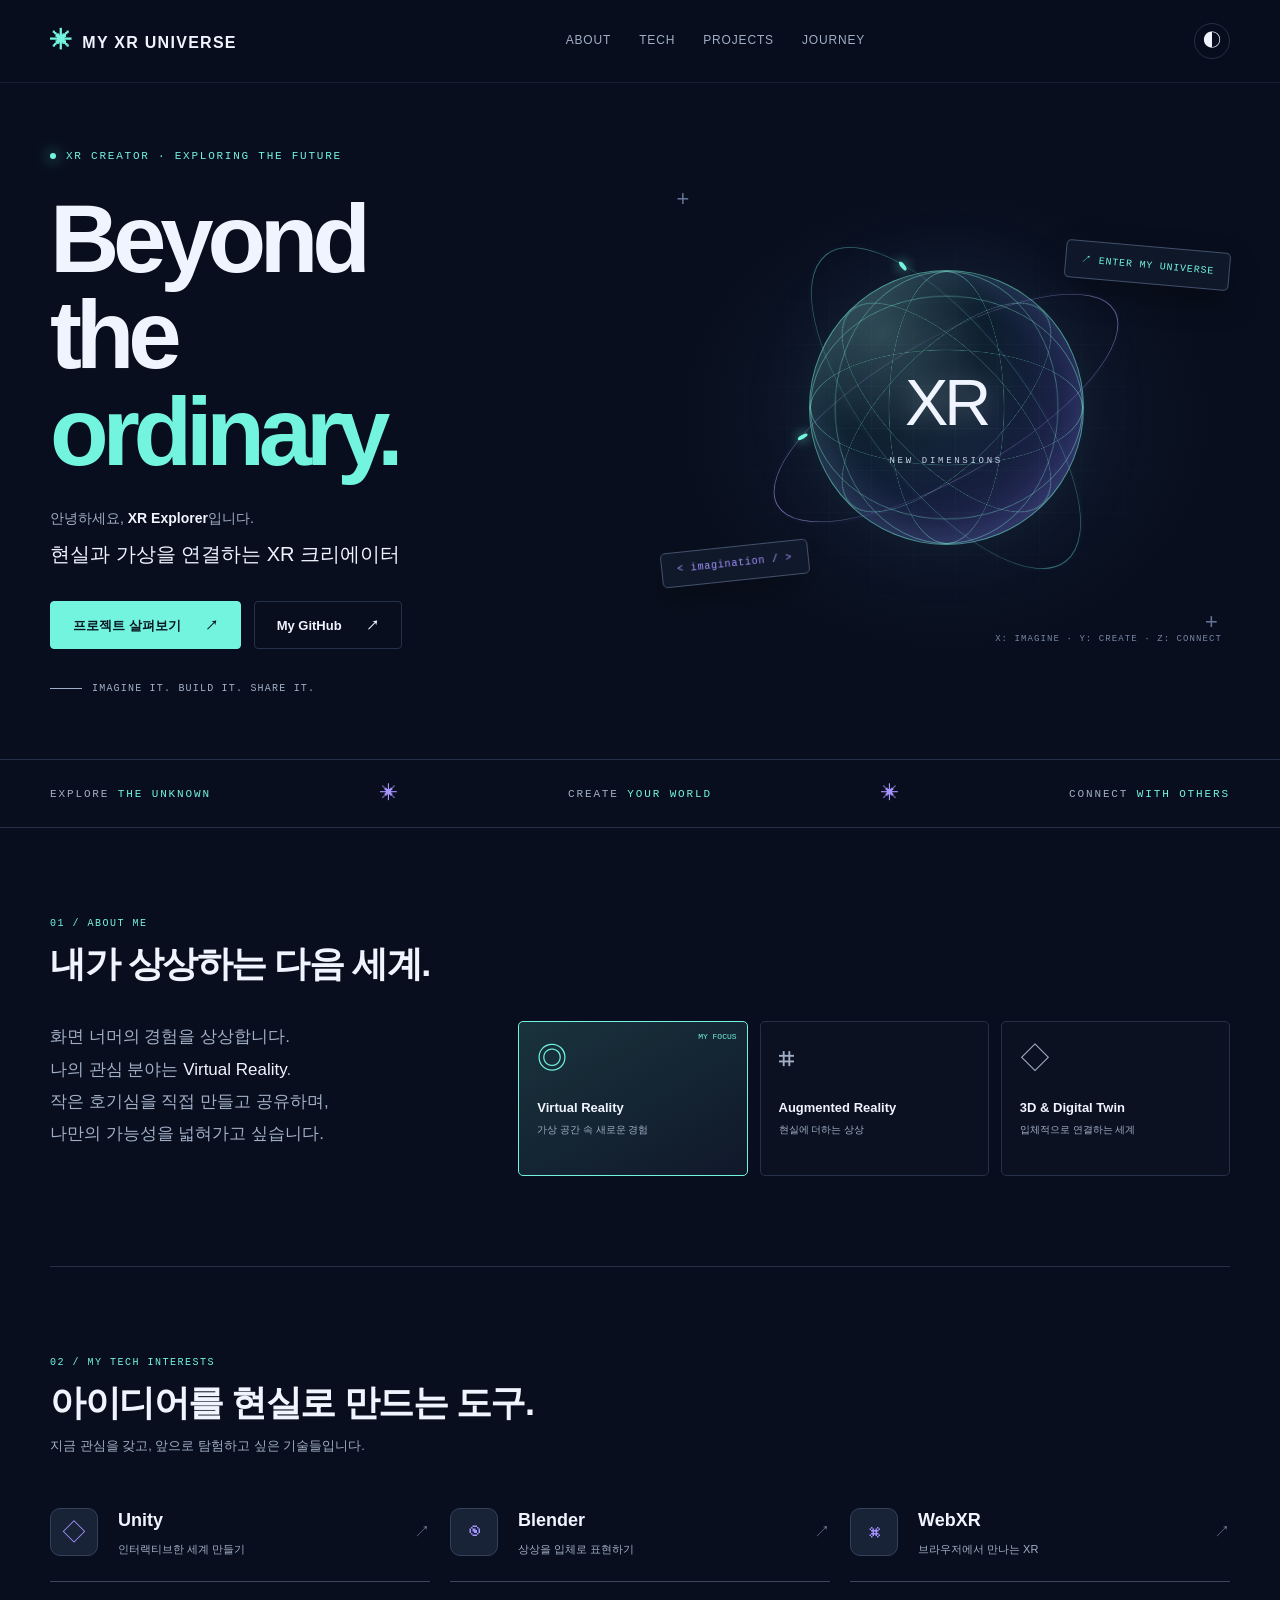
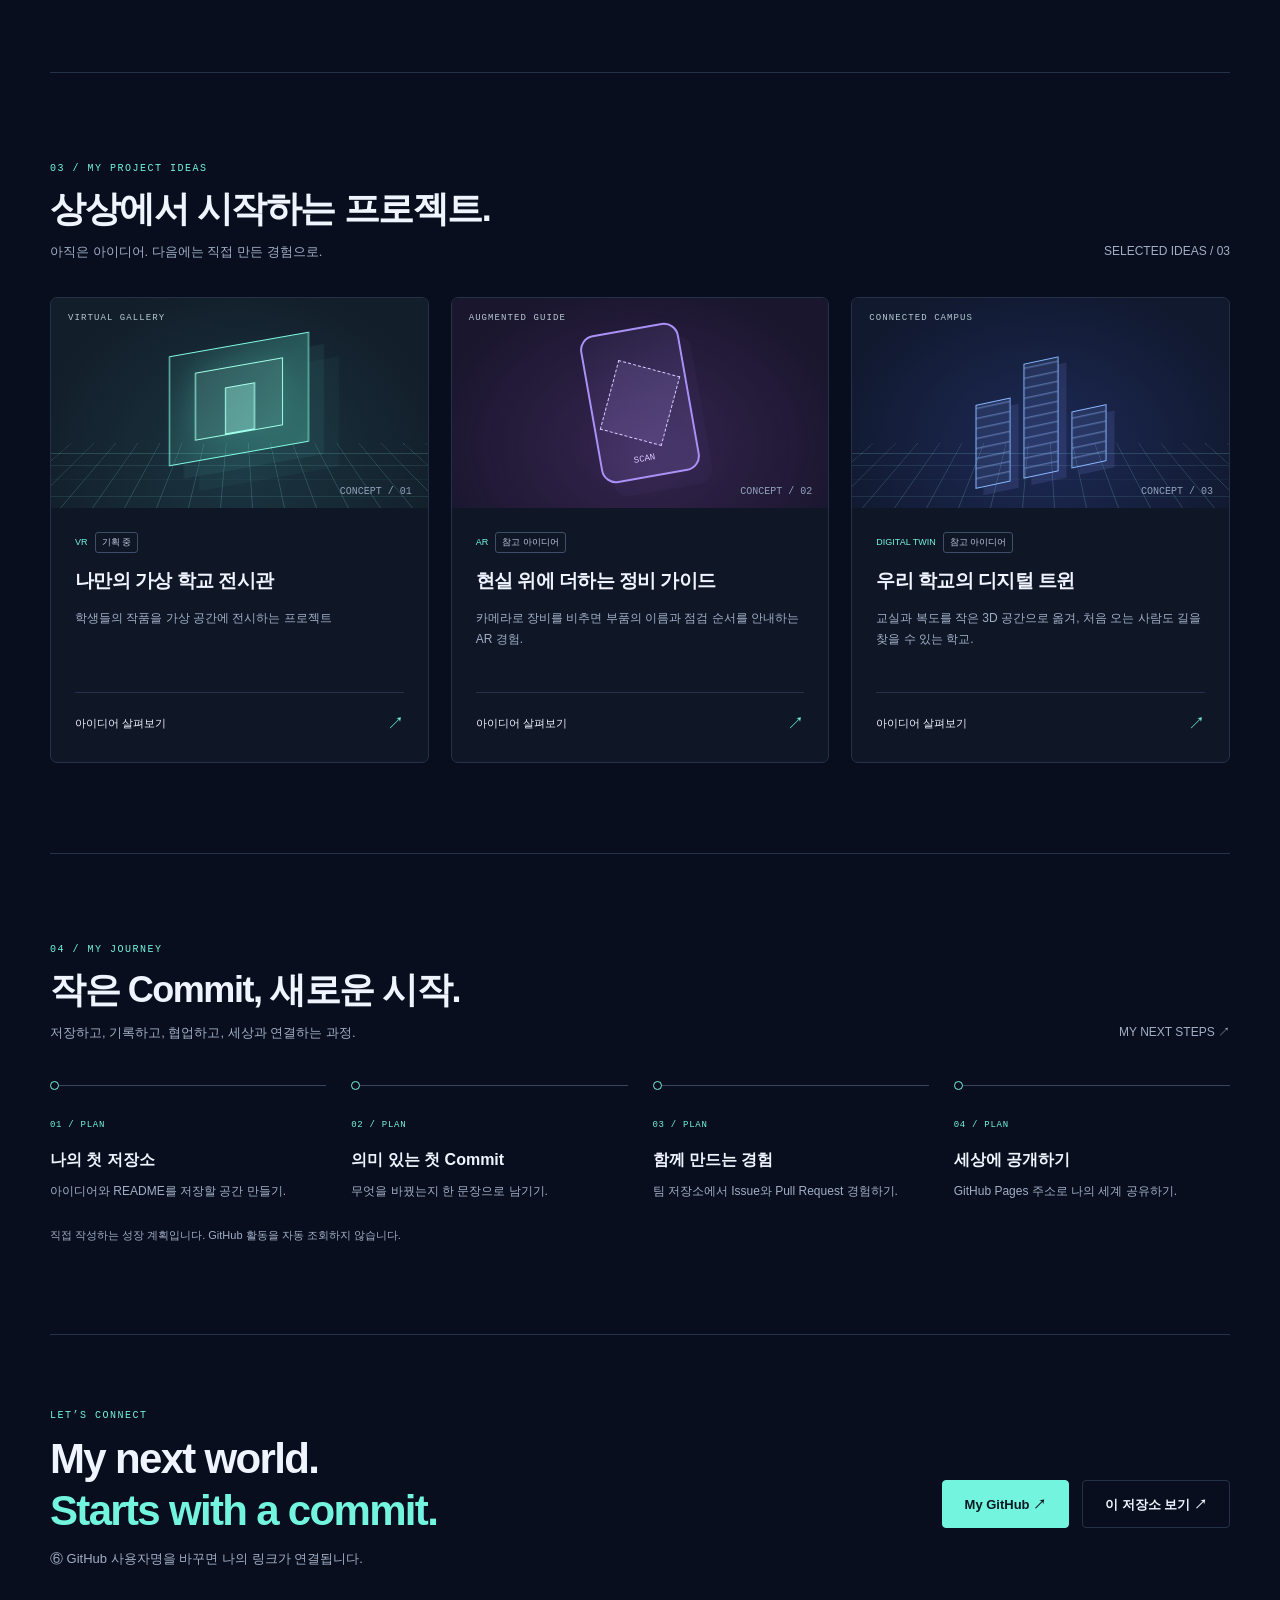
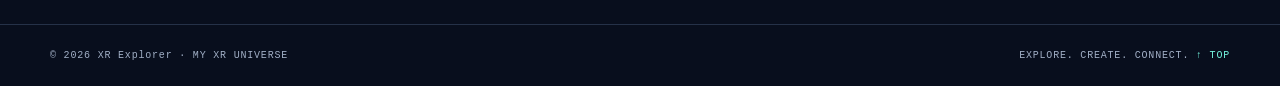
<file: student/index.html>
<!DOCTYPE html>
<html lang="ko">
<head>
<meta charset="UTF-8">
<meta name="viewport" content="width=device-width, initial-scale=1">
<title>MY XR UNIVERSE | XR Creator Portfolio</title>
<meta name="description" content="상상을 만들고 공유하는 XR 크리에이터의 포트폴리오">
<meta name="theme-color" content="#080e1d">
<script>
// ===== 학생 수정 영역: 아래 6개 항목만 바꾸세요 =====
// 따옴표와 쉼표는 남겨두세요. 실명·연락처 대신 닉네임을 사용합니다.
const MY_PROFILE = {
  // ① 나의 닉네임
  nickname: "XR Explorer",
  // ② 한 줄 자기소개
  tagline: "현실과 가상을 연결하는 XR 크리에이터",
  // ③ 관심 분야: "VR", "AR", "3D" 중 하나
  focus: "VR",
  // ④ 관심 있는 기술 3가지
  tech: ["Unity", "Blender", "WebXR"],
  // ⑤ 만들고 싶은 프로젝트: 제목, 설명, 현재 상태
  project: {
    title: "나만의 가상 학교 전시관",
    description: "학생들의 작품을 가상 공간에 전시하는 프로젝트",
    status: "기획 중"
  },
  // ⑥ 나의 GitHub 사용자명 (주소 전체가 아니라 아이디만)
  githubUsername: "my-github-id"
};
// ===== 필수 수정 끝! 아래 코드는 그대로 사용하세요 =====
</script>
<style>

:root{--bg:#080e1d;--panel:#10192c;--line:#253148;--text:#f0f4ff;--muted:#a1afc6;--accent:#73f4de;--violet:#a594ff;--glow:rgba(115,244,222,.16);--max:1180px;color-scheme:dark}
*{box-sizing:border-box}html{scroll-behavior:smooth;scroll-padding-top:100px}body{margin:0;background:var(--bg);color:var(--text);font-family:Inter,'Segoe UI','Noto Sans KR',Arial,sans-serif;line-height:1.65}button,a{-webkit-tap-highlight-color:transparent}a{color:inherit;text-decoration:none}button{font:inherit;color:inherit;cursor:pointer}button:disabled{cursor:default}a:focus-visible,button:focus-visible{outline:3px solid var(--accent);outline-offset:6px}::selection{background:var(--accent);color:var(--bg)}.wrap{width:min(var(--max),calc(100% - 96px));margin:auto}.skip{position:fixed;top:-80px;left:20px;background:var(--accent);color:#080e1d;padding:12px;z-index:100}.skip:focus{top:12px}header{position:sticky;top:0;z-index:20;border-bottom:1px solid #26304688;background:#080e1dee;backdrop-filter:blur(18px)}.nav{display:flex;align-items:center;justify-content:space-between;height:82px;gap:24px}.brand{font-size:16px;font-weight:800;letter-spacing:.08em;white-space:nowrap}.brand b{color:var(--accent);margin-right:9px;font-size:22px}.navlinks{display:flex;align-items:center;gap:28px;font-size:12px;letter-spacing:.07em;color:var(--muted)}.navlinks a:hover{color:var(--accent)}.nav-end{display:flex;align-items:center;gap:14px}.theme{background:transparent;border:1px solid var(--line);border-radius:50%;width:36px;height:36px;font-size:18px}.theme:hover{border-color:var(--accent)}.menu{display:none;background:none;border:1px solid var(--line);padding:7px 12px;border-radius:5px}.hero{min-height:660px;position:relative;display:grid;grid-template-columns:1.04fr 1fr;align-items:center;gap:20px;padding-top:65px;padding-bottom:65px}.eyebrow{font:11px/1.5 ui-monospace,monospace;letter-spacing:.16em;text-transform:uppercase;color:var(--accent);display:flex;align-items:center;gap:10px}.dot{display:inline-block;width:6px;height:6px;border-radius:50%;background:var(--accent);box-shadow:0 0 15px var(--accent)}.hero h1{font-size:clamp(62px,7.5vw,100px);letter-spacing:-.065em;line-height:1.01;margin:26px 0 26px;font-weight:850}.hero h1 span{display:block;color:var(--accent)}.intro{font-size:14px;color:var(--muted);margin:0 0 7px}.intro strong{color:var(--text);font-weight:600;overflow-wrap:anywhere}.tagline{font-size:20px;max-width:440px;line-height:1.7;word-break:keep-all;overflow-wrap:anywhere;margin:0}.actions{display:flex;flex-wrap:wrap;gap:13px;margin-top:30px}.btn{display:inline-flex;align-items:center;justify-content:center;gap:24px;min-height:48px;padding:12px 22px;border:1px solid var(--line);border-radius:4px;font-size:13px;font-weight:650;background:transparent}.btn.primary{background:var(--accent);border-color:var(--accent);color:#081923}.btn:hover{transform:translateY(-2px);border-color:var(--accent)}.hero-caption{display:flex;align-items:center;gap:10px;color:var(--muted);font:10px ui-monospace,monospace;margin-top:34px;letter-spacing:.12em}.hero-caption i{width:32px;height:1px;background:var(--muted)}
.visual{position:relative;height:490px;isolation:isolate;background:radial-gradient(ellipse at 50% 50%,#243a5855,transparent 68%)}.visual:before{content:'';position:absolute;inset:0;background-image:linear-gradient(#53658918 1px,transparent 1px),linear-gradient(90deg,#53658918 1px,transparent 1px);background-size:42px 42px;mask-image:radial-gradient(ellipse,#000,transparent 70%)}.orb{width:275px;height:275px;position:absolute;top:94px;left:50%;margin-left:-137px;border:1px solid #78ffdf88;border-radius:50%;background:radial-gradient(circle at 27% 23%,#a9fff037,#1e8f8612 35%,#7170ff17 65%,#9384fa43);box-shadow:inset -18px -10px 50px #7063ed30,inset 12px 5px 45px #9fffdf22,0 0 75px #6598d218;animation:float 7s ease-in-out infinite}.meridian{position:absolute;inset:0;border:1px solid #8affdf65;border-radius:50%}.meridian:nth-child(1){transform:rotateY(35deg)}.meridian:nth-child(2){transform:rotateY(65deg)}.meridian:nth-child(3){transform:rotateX(35deg)}.meridian:nth-child(4){transform:rotateX(65deg)}.meridian:nth-child(5){transform:rotate(45deg) rotateY(65deg)}.meridian:nth-child(6){transform:rotate(-45deg) rotateY(65deg)}.orbit{position:absolute;left:50%;top:50%;width:390px;height:390px;margin:-195px;border:1px solid #b4a5ff88;border-radius:50%;transform:rotate(-30deg) scaleY(.35);box-shadow:0 0 12px #aaa0ff10}.orbit.second{transform:rotate(52deg) scaleY(.4);border-color:#6bf1de66}.orbit:after{content:'';position:absolute;left:50px;top:55px;width:11px;height:11px;border-radius:50%;background:var(--accent);box-shadow:0 0 18px var(--accent)}.orb-core{position:absolute;inset:70px;display:grid;place-content:center;text-align:center;font-weight:300;font-size:65px;letter-spacing:-.06em;text-shadow:0 0 25px #ffffff44}.orb-core small{font:9px ui-monospace,monospace;letter-spacing:.3em;color:#c7d4e6}.floating{position:absolute;border:1px solid #41506c;background:#101a2ce6;padding:11px 15px;border-radius:5px;box-shadow:0 12px 30px #0004;font:10px ui-monospace,monospace;letter-spacing:.08em}.float-a{top:70px;right:0;transform:rotate(5deg);color:var(--accent)}.float-b{bottom:85px;left:0;transform:rotate(-6deg);color:var(--violet)}.coordinate{position:absolute;bottom:22px;right:8px;font:9px ui-monospace,monospace;letter-spacing:.12em;color:#7687a6}.cross{position:absolute;font:22px monospace;color:#637294}.cross.one{top:12px;left:15px}.cross.two{bottom:30px;right:12px}.ribbon{border-top:1px solid var(--line);border-bottom:1px solid var(--line);padding:23px 0}.ribbon .wrap{display:flex;justify-content:space-between;align-items:center;gap:15px;font:11px ui-monospace,monospace;letter-spacing:.17em;color:var(--muted)}.ribbon b{color:var(--accent);font-weight:400}.ribbon .star{color:var(--violet);font-size:18px}.section{padding:90px 0;border-bottom:1px solid var(--line)}.section-top{display:flex;align-items:flex-end;justify-content:space-between;gap:25px;margin-bottom:35px}.section-id{font:10px ui-monospace,monospace;letter-spacing:.15em;color:var(--accent);margin-bottom:12px}h2{font-size:36px;letter-spacing:-.04em;line-height:1.25;margin:0;font-weight:650}.section-sub{font-size:13px;color:var(--muted);margin:10px 0 0;word-break:keep-all}.text-link{font-size:12px;white-space:nowrap;color:var(--muted)}.text-link:hover{color:var(--accent)}.about-layout{display:grid;grid-template-columns:.85fr 1.5fr;gap:65px}.about-copy{font-size:17px;line-height:1.9;color:var(--muted);word-break:keep-all;margin:0}.about-copy em{font-style:normal;color:var(--text)}.focus-grid{display:grid;grid-template-columns:repeat(3,1fr);gap:12px}.focus-card{border:1px solid var(--line);border-radius:5px;min-height:155px;padding:23px 18px;background:#10182a66;position:relative}.focus-card.active{border-color:var(--accent);background:linear-gradient(150deg,var(--glow),#10182a)}.focus-symbol{font:30px/1 ui-monospace,monospace;color:var(--muted);margin-bottom:22px}.active .focus-symbol{color:var(--accent)}.focus-card h3{margin:0;font-size:13px}.focus-card p{margin:3px 0 0;color:var(--muted);font-size:10px}.focus-label{position:absolute;right:10px;top:10px;font:8px ui-monospace,monospace;color:var(--accent)}.tech-row{display:grid;grid-template-columns:repeat(3,1fr);gap:20px}.tech-item{display:flex;align-items:center;gap:20px;border-bottom:1px solid #38465e;padding:14px 0 23px;min-width:0}.tech-icon{flex:0 0 48px;height:48px;background:#182337;border:1px solid #33415b;display:grid;place-items:center;font:24px ui-monospace,monospace;color:var(--violet);border-radius:10px}.tech-item h3{font-size:18px;margin:0;overflow-wrap:anywhere}.tech-item p{font-size:11px;margin:4px 0 0;color:var(--muted)}.tech-item .arrow{margin-left:auto;color:#667691}.projects{display:grid;grid-template-columns:repeat(3,1fr);gap:22px}.project{border:1px solid var(--line);background:#0f1727;border-radius:7px;overflow:hidden;min-width:0}.project:hover{border-color:#6b7d9d}.project-art{height:210px;position:relative;overflow:hidden;background:radial-gradient(ellipse at 50% 80%,#2b636d55,transparent 80%),#121e2a}.art-grid{position:absolute;inset:30% -40% -70%;background-image:linear-gradient(#7cd9da35 1px,transparent 1px),linear-gradient(90deg,#7cd9da35 1px,transparent 1px);background-size:32px 32px;transform:perspective(250px) rotateX(50deg)}.room{position:absolute;left:50%;top:46px;width:140px;height:110px;transform:translateX(-50%) skewY(-10deg);border:1px solid #83fae2;background:linear-gradient(120deg,#65e3d211,#63f1d255);box-shadow:15px 15px 0 #6ee8de10,30px 30px 0 #6ee8de08}.room:before{content:'';position:absolute;inset:20px 25px;border:1px solid #9effe7;background:#9effe722;box-shadow:0 0 30px #73f4de30}.room:after{content:'';position:absolute;top:40px;left:55px;width:28px;height:45px;background:#a6ffed55;border:1px solid #a6ffed}.art-label{position:absolute;left:17px;top:15px;font:9px ui-monospace,monospace;letter-spacing:.12em;color:#b6c9d4}.art-number{position:absolute;bottom:11px;right:16px;font:10px ui-monospace,monospace;color:#90a1bc}.art-ar{background:radial-gradient(ellipse at 50% 70%,#6c419155,transparent 80%),#1a162e}.scanner{position:absolute;left:50%;top:30px;transform:translateX(-50%) rotate(-10deg);width:100px;height:150px;border:2px solid #aa91f8;border-radius:15px;background:linear-gradient(135deg,#8564cf11,#aa91f833);box-shadow:10px 15px 0 #a38aff09}.scanner:before{content:'';position:absolute;inset:37px 16px;border:1px dashed #d7c8ff;transform:rotate(25deg);background:#b39cf522}.scanner:after{content:'SCAN';position:absolute;bottom:12px;left:32px;font:9px monospace;color:#d7c8ff}.art-twin{background:radial-gradient(ellipse at 50% 70%,#344aa255,transparent 80%),#11192f}.city{position:absolute;left:50%;top:62px;display:flex;align-items:flex-end;gap:13px;transform:translateX(-50%) skewY(-12deg)}.city i{display:block;width:35px;height:84px;border:1px solid #89b8ff;background:repeating-linear-gradient(0deg,#7b9df322 0 8px,#91b8ff77 9px 10px);box-shadow:8px 8px 0 #8796ff22}.city i:nth-child(2){height:115px}.city i:nth-child(3){height:57px}.project-body{padding:24px}.project-meta{display:flex;align-items:center;gap:7px;font-size:9px;color:var(--accent);margin-bottom:14px}.badge{border:1px solid #3e4e68;border-radius:3px;padding:2px 6px;color:#c1cbe0}.project h3{font-size:19px;letter-spacing:-.03em;margin:0 0 12px;overflow-wrap:anywhere;line-height:1.5}.project p{font-size:12px;line-height:1.8;color:var(--muted);margin:0;min-height:64px;overflow-wrap:anywhere}.project button{display:flex;align-items:center;justify-content:space-between;width:100%;border:none;background:transparent;border-top:1px solid var(--line);padding:17px 0 0;margin-top:20px;font-size:11px}.project button span{color:var(--accent);font-size:17px}.journey{display:grid;grid-template-columns:repeat(4,1fr);gap:25px;margin-top:42px}.step{border-top:1px solid #38465e;padding-top:23px;position:relative}.step:before{content:'';width:7px;height:7px;background:var(--bg);border:1px solid var(--accent);border-radius:50%;position:absolute;top:-5px;left:0}.step small{font:9px ui-monospace,monospace;color:var(--accent);letter-spacing:.08em}.step h3{font-size:16px;margin:12px 0 8px}.step p{font-size:12px;color:var(--muted);margin:0}.journey-note{margin:24px 0 0;font-size:11px;color:var(--muted)}.connect{padding:75px 0 55px;display:flex;justify-content:space-between;align-items:center;gap:30px}.connect h2{font-size:42px}.connect h2 span{color:var(--accent)}footer{padding:25px 0;border-top:1px solid var(--line)}.footer-inner{display:flex;justify-content:space-between;gap:20px;color:var(--muted);font:10px ui-monospace,monospace;letter-spacing:.08em}.footer-inner a{color:var(--accent)}dialog{width:min(540px,calc(100% - 32px));padding:34px;border:1px solid #52617c;border-radius:12px;background:#111b2e;color:var(--text);box-shadow:0 25px 120px #000a}dialog::backdrop{background:#030713c9;backdrop-filter:blur(6px)}dialog h2{font-size:26px;overflow-wrap:anywhere;margin:15px 0}dialog p{color:var(--muted);font-size:14px;overflow-wrap:anywhere}.dialog-close{float:right;background:none;border:1px solid var(--line);width:36px;height:36px;border-radius:50%;font-size:20px}.dialog-kicker{color:var(--accent);font:10px monospace;letter-spacing:.1em}.toast{position:fixed;bottom:24px;left:50%;transform:translateX(-50%);z-index:50;background:#e8fff9;color:#102823;padding:12px 20px;border-radius:6px;font-size:13px;max-width:calc(100% - 32px);box-shadow:0 8px 30px #0006}.toast:empty{display:none}noscript{display:block;padding:20px;color:#ffd59c;border:1px solid #a97c41}.theme-violet{--accent:#beacff;--violet:#73f4de;--glow:rgba(190,172,255,.16)}.theme-sunset{--accent:#ffc797;--violet:#f89cc7;--glow:rgba(255,199,151,.16)}@keyframes float{0%,100%{transform:translateY(0) rotate(-8deg)}50%{transform:translateY(-15px) rotate(4deg)}}
@media(min-width:1500px){.hero{min-height:720px}}@media(max-width:1000px){.wrap{width:calc(100% - 56px)}.navlinks{gap:17px}.hero{min-height:610px}.hero h1{font-size:76px}.visual{transform:scale(.88);transform-origin:center}.about-layout{gap:30px;grid-template-columns:1fr 1.4fr}.project-body{padding:18px}.project h3{font-size:17px}.tagline{font-size:18px}}
@media(max-width:760px){.wrap{width:calc(100% - 40px)}.nav{height:68px;gap:8px}.brand{font-size:13px}.brand b{font-size:19px}.menu{display:block;font-size:11px;white-space:nowrap;flex-shrink:0}.navlinks{display:none;position:absolute;top:68px;left:0;right:0;background:#0c1425;padding:22px;flex-wrap:wrap;border-bottom:1px solid var(--line)}.navlinks.open{display:flex}.hero{grid-template-columns:1fr;padding-top:48px;padding-bottom:20px;gap:0;min-height:auto}.hero h1{font-size:clamp(54px,17vw,94px);margin:24px 0}.tagline{max-width:440px;font-size:18px}.visual{height:380px;overflow:hidden;transform:scale(.88);width:100%;max-width:480px;justify-self:center;margin-top:5px}.orb{top:45px}.float-a{top:28px;right:2px}.float-b{bottom:45px;left:0}.coordinate{bottom:0}.ribbon .wrap{font-size:8px;letter-spacing:.09em}.ribbon .star{font-size:14px}.ribbon .last{display:none}.section{padding:57px 0}.section-top{align-items:flex-start;gap:15px}h2{font-size:29px}.about-layout{grid-template-columns:1fr;gap:24px}.about-copy{font-size:15px}.focus-grid{gap:8px}.focus-card{padding:21px 11px;min-height:147px}.focus-card h3{font-size:11px}.focus-card p{font-size:9px}.focus-label{font-size:7px}.tech-row{grid-template-columns:1fr;gap:6px}.tech-item{padding:15px 0}.projects{grid-template-columns:1fr;gap:22px}.project-art{height:230px}.project-body{padding:24px}.project h3{font-size:21px}.project p{font-size:13px;min-height:0}.project button{font-size:13px}.journey{grid-template-columns:1fr 1fr;row-gap:32px}.connect{flex-direction:column;align-items:flex-start;padding:55px 0}.connect h2{font-size:36px}.footer-inner{font-size:9px;flex-wrap:wrap}.text-link{font-size:10px}.theme{width:32px;height:32px}.nav-end{gap:9px}}
@media(prefers-reduced-motion:reduce){html{scroll-behavior:auto}*,*:before,*:after{animation:none!important;transition:none!important}.btn:hover{transform:none}}

</style>
</head>
<body>

<a class="skip" href="#main">본문으로 바로가기</a>
<header><div class="wrap nav"><a class="brand" href="#main" aria-label="MY XR UNIVERSE 홈"><b>✳</b>MY XR UNIVERSE</a><nav class="navlinks" id="navigation" aria-label="주요 메뉴"><a href="#about">ABOUT</a><a href="#tech">TECH</a><a href="#projects">PROJECTS</a><a href="#journey">JOURNEY</a></nav><div class="nav-end"><button class="theme" id="theme" aria-label="색상 테마 변경: 현재 시안" title="색상 테마 변경">◐</button><button class="menu" id="menu" aria-controls="navigation" aria-expanded="false">메뉴 +</button></div></div></header>
<main id="main"><noscript>이 포트폴리오는 JavaScript를 켜야 개인화된 내용과 프로젝트 상세 보기를 사용할 수 있습니다.</noscript>
<section class="hero wrap" aria-labelledby="hero-title"><div><div class="eyebrow"><i class="dot"></i>XR CREATOR · EXPLORING THE FUTURE</div><h1 id="hero-title">Beyond<br>the <span>ordinary.</span></h1><p class="intro">안녕하세요, <strong id="nickname">XR Explorer</strong>입니다.</p><p class="tagline" id="tagline">현실과 가상을 연결하는 XR 크리에이터</p><div class="actions"><a class="btn primary" href="#projects">프로젝트 살펴보기 <span>↗</span></a><a class="btn github-link" href="#connect">My GitHub <span>↗</span></a></div><div class="hero-caption"><i></i>IMAGINE IT. BUILD IT. SHARE IT.</div></div>
<div class="visual" role="img" aria-label="빛나는 궤도와 와이어프레임 구체로 표현한 XR 세계"><span class="cross one">+</span><span class="cross two">+</span><div class="orb"><i class="meridian"></i><i class="meridian"></i><i class="meridian"></i><i class="meridian"></i><i class="meridian"></i><i class="meridian"></i><div class="orbit"></div><div class="orbit second"></div><div class="orb-core">XR<small>NEW DIMENSIONS</small></div></div><div class="floating float-a">↗ ENTER MY UNIVERSE</div><div class="floating float-b">&lt; imagination / &gt;</div><div class="coordinate">X: IMAGINE · Y: CREATE · Z: CONNECT</div></div></section>
<div class="ribbon" aria-hidden="true"><div class="wrap"><span>EXPLORE <b>THE UNKNOWN</b></span><span class="star">✳</span><span>CREATE <b>YOUR WORLD</b></span><span class="star">✳</span><span class="last">CONNECT <b>WITH OTHERS</b></span></div></div>
<section class="section wrap" id="about"><div class="section-top"><div><div class="section-id">01 / ABOUT ME</div><h2>내가 상상하는 다음 세계.</h2></div></div><div class="about-layout"><p class="about-copy">화면 너머의 경험을 상상합니다.<br>나의 관심 분야는 <em id="focus-name">Virtual Reality</em>.<br>작은 호기심을 직접 만들고 공유하며,<br>나만의 가능성을 넓혀가고 싶습니다.</p><div class="focus-grid"><article class="focus-card" data-focus="VR"><div class="focus-symbol">◎</div><h3>Virtual Reality</h3><p>가상 공간 속 새로운 경험</p></article><article class="focus-card" data-focus="AR"><div class="focus-symbol">⌗</div><h3>Augmented Reality</h3><p>현실에 더하는 상상</p></article><article class="focus-card" data-focus="3D"><div class="focus-symbol">◇</div><h3>3D & Digital Twin</h3><p>입체적으로 연결하는 세계</p></article></div></div></section>
<section class="section wrap" id="tech"><div class="section-top"><div><div class="section-id">02 / MY TECH INTERESTS</div><h2>아이디어를 현실로 만드는 도구.</h2><p class="section-sub">지금 관심을 갖고, 앞으로 탐험하고 싶은 기술들입니다.</p></div></div><div class="tech-row" id="tech-list"></div></section>
<section class="section wrap" id="projects"><div class="section-top"><div><div class="section-id">03 / MY PROJECT IDEAS</div><h2>상상에서 시작하는 프로젝트.</h2><p class="section-sub">아직은 아이디어. 다음에는 직접 만든 경험으로.</p></div><span class="text-link">SELECTED IDEAS / 03</span></div><div class="projects" id="project-list"></div></section>
<section class="section wrap" id="journey"><div class="section-top"><div><div class="section-id">04 / MY JOURNEY</div><h2>작은 Commit, 새로운 시작.</h2><p class="section-sub">저장하고, 기록하고, 협업하고, 세상과 연결하는 과정.</p></div><span class="text-link">MY NEXT STEPS ↗</span></div><div class="journey" id="journey-list"></div><p class="journey-note">직접 작성하는 성장 계획입니다. GitHub 활동을 자동 조회하지 않습니다.</p></section>
<section class="connect wrap" id="connect"><div><div class="section-id">LET’S CONNECT</div><h2>My next world.<br><span>Starts with a commit.</span></h2><p class="section-sub" id="github-note">나의 GitHub에서 다음 이야기를 이어갑니다.</p></div><div class="actions"><a class="btn primary github-link" href="#connect">My GitHub ↗</a><a class="btn repo-link" href="#connect">이 저장소 보기 ↗</a></div></section></main>
<footer><div class="wrap footer-inner"><span>© <span id="year"></span> <span id="footer-name">XR Explorer</span> · MY XR UNIVERSE</span><span>EXPLORE. CREATE. CONNECT. <a href="#main" aria-label="맨 위로">↑ TOP</a></span></div></footer>
<dialog id="project-dialog" aria-labelledby="dialog-title"><button class="dialog-close" id="close-dialog" aria-label="프로젝트 상세 닫기">×</button><div class="dialog-kicker" id="dialog-meta"></div><h2 id="dialog-title"></h2><p id="dialog-description"></p><p><strong>첫 번째 작은 실험</strong></p><p id="dialog-next"></p><p class="section-sub" id="dialog-note"></p><button class="btn" id="dialog-done">확인했어요 ↗</button></dialog>
<div class="toast" id="toast" role="status" aria-live="polite"></div>

<script>

(() => {
'use strict';
const $ = (id) => document.getElementById(id);
const raw = typeof MY_PROFILE === 'object' && MY_PROFILE ? MY_PROFILE : {};
const text = (v, fallback) => typeof v === 'string' && v.trim() ? v.trim() : fallback;
const nickname = text(raw.nickname, 'XR Explorer');
const focus = text(raw.focus,'VR').toUpperCase();
const kinds = {VR:'Virtual Reality',AR:'Augmented Reality','3D':'3D & Digital Twin','디지털 트윈':'3D & Digital Twin'};
$('nickname').textContent = $('footer-name').textContent = nickname;
$('tagline').textContent = text(raw.tagline,'현실과 가상을 연결하는 XR 크리에이터');
$('focus-name').textContent = kinds[focus] || text(raw.focus,'VR');
$('year').textContent = new Date().getFullYear();
document.title = nickname + ' | MY XR UNIVERSE';
document.querySelector('meta[name="description"]').content = nickname + ' — ' + $('tagline').textContent;
document.querySelectorAll('[data-focus]').forEach(card => {
  const active = card.dataset.focus === (focus === '디지털 트윈' ? '3D' : focus);
  card.classList.toggle('active',active);
  if(active){const label=document.createElement('span');label.className='focus-label';label.textContent='MY FOCUS';card.append(label);}
});
const toolsInfo = {Unity:['◇','인터랙티브한 세계 만들기'],Blender:['◉','상상을 입체로 표현하기'],WebXR:['⌘','브라우저에서 만나는 XR'],Python:['>_','데이터와 아이디어 연결하기'],'A-Frame':['△','웹에서 3D 공간 만들기']};
const tech = Array.isArray(raw.tech) && raw.tech.length ? raw.tech : ['Unity','Blender','WebXR'];
tech.slice(0,3).forEach((item)=>{const name=text(item,'새로운 기술');const info=toolsInfo[name]||['✧','앞으로 탐험할 관심 기술'];const el=document.createElement('article');el.className='tech-item';const icon=document.createElement('div');icon.className='tech-icon';icon.textContent=info[0];icon.setAttribute('aria-hidden','true');const copy=document.createElement('div');const h=document.createElement('h3');h.textContent=name;const p=document.createElement('p');p.textContent=info[1];copy.append(h,p);const arrow=document.createElement('span');arrow.className='arrow';arrow.textContent='↗';el.append(icon,copy,arrow);$('tech-list').append(el);});
const p = raw.project && typeof raw.project==='object' ? raw.project : {};
const projects = [
 {category:focus,title:text(p.title,'나만의 가상 학교 전시관'),description:text(p.description,'학생들의 작품을 가상 공간에 전시하는 프로젝트'),status:text(p.status,'기획 중'),note:'직접 작성한 프로젝트 아이디어입니다. 실제 제작 상태에 맞게 설명을 수정하세요.',next:'누가 사용할지 한 명을 정하고, 꼭 필요한 장면 하나를 스케치해 보세요.',art:'vr'},
 {category:'AR',title:'현실 위에 더하는 정비 가이드',description:'카메라로 장비를 비추면 부품의 이름과 점검 순서를 안내하는 AR 경험.',status:'참고 아이디어',note:'수업용 기본 예시입니다. 학생의 완성 작품이 아닙니다.',next:'안내할 장비 하나를 고르고, 화면에 표시할 정보 세 가지를 적어 보세요.',art:'ar'},
 {category:'DIGITAL TWIN',title:'우리 학교의 디지털 트윈',description:'교실과 복도를 작은 3D 공간으로 옮겨, 처음 오는 사람도 길을 찾을 수 있는 학교.',status:'참고 아이디어',note:'수업용 기본 예시입니다. 학생의 완성 작품이 아닙니다.',next:'교실 하나의 구조를 관찰하고, 기본 도형으로 표현해 보세요.',art:'twin'}
];
const arts={vr:'<div class="art-grid"></div><div class="room"></div>',ar:'<div class="scanner"></div>',twin:'<div class="art-grid"></div><div class="city"><i></i><i></i><i></i></div>'};
projects.forEach((project,i)=>{
const card=document.createElement('article');card.className='project';
const art=document.createElement('div');art.className='project-art art-'+project.art;art.setAttribute('aria-hidden','true');art.innerHTML=arts[project.art];const label=document.createElement('span');label.className='art-label';label.textContent=['VIRTUAL GALLERY','AUGMENTED GUIDE','CONNECTED CAMPUS'][i];const no=document.createElement('span');no.className='art-number';no.textContent='CONCEPT / 0'+(i+1);art.append(label,no);
const content=document.createElement('div');content.className='project-body';const meta=document.createElement('div');meta.className='project-meta';const cat=document.createElement('span');cat.textContent=project.category;const badge=document.createElement('span');badge.className='badge';badge.textContent=project.status;meta.append(cat,badge);const h=document.createElement('h3');h.textContent=project.title;const desc=document.createElement('p');desc.textContent=project.description;const button=document.createElement('button');button.type='button';button.textContent='아이디어 살펴보기';button.setAttribute('aria-label',project.title+' 상세 보기');const arrow=document.createElement('span');arrow.textContent='↗';button.append(arrow);button.addEventListener('click',()=>{ $('dialog-meta').textContent=project.category+' / '+project.status;$('dialog-title').textContent=project.title;$('dialog-description').textContent=project.description;$('dialog-next').textContent=project.next;$('dialog-note').textContent=project.note;$('project-dialog').showModal(); });content.append(meta,h,desc,button);card.append(art,content);$('project-list').append(card);
});
// 심화: 실제 수행한 뒤에만 label과 description을 성장 기록으로 수정하세요.
const journey = [
 {label:'01 / PLAN',title:'나의 첫 저장소',description:'아이디어와 README를 저장할 공간 만들기.'},
 {label:'02 / PLAN',title:'의미 있는 첫 Commit',description:'무엇을 바꿨는지 한 문장으로 남기기.'},
 {label:'03 / PLAN',title:'함께 만드는 경험',description:'팀 저장소에서 Issue와 Pull Request 경험하기.'},
 {label:'04 / PLAN',title:'세상에 공개하기',description:'GitHub Pages 주소로 나의 세계 공유하기.'}
];
journey.forEach(s=>{const item=document.createElement('article');item.className='step';const n=document.createElement('small');n.textContent=s.label;const h=document.createElement('h3');h.textContent=s.title;const p=document.createElement('p');p.textContent=s.description;item.append(n,h,p);$('journey-list').append(item);});
let toastTimer;
function toast(message){$('toast').textContent=message;clearTimeout(toastTimer);toastTimer=setTimeout(()=>$('toast').textContent='',5000);}
const username=text(raw.githubUsername,'');
const valid = /^(?!.*--)[a-z\d](?:[a-z\d-]{0,37}[a-z\d])?$/i.test(username) && username!=='my-github-id';
// 저장소 이름을 바꿨다면 아래 한 곳도 수정하세요. 기본 수업에서는 그대로 둡니다.
const REPOSITORY_NAME = 'my-xr-universe';
document.querySelectorAll('.github-link,.repo-link').forEach(a=>{
 if(valid){a.href='https://github.com/'+encodeURIComponent(username)+(a.classList.contains('repo-link')?'/'+encodeURIComponent(REPOSITORY_NAME):'');a.target='_blank';a.rel='noopener noreferrer';}
 else {a.href='#connect';a.addEventListener('click',(e)=>{e.preventDefault();toast('index.html 맨 위의 ⑥ GitHub 사용자명을 먼저 수정해 주세요.');});}
});
if(!valid) $('github-note').textContent='⑥ GitHub 사용자명을 바꾸면 나의 링크가 연결됩니다.';
const themeClasses=['','theme-violet','theme-sunset'];const themeNames=['시안','바이올렛','선셋'];let themeIndex=0;
try { const saved=Number(localStorage.getItem('xr-theme'));if(Number.isInteger(saved)&&saved>=0&&saved<3)themeIndex=saved;} catch(e){}
function applyTheme(){document.body.classList.remove('theme-violet','theme-sunset');if(themeClasses[themeIndex])document.body.classList.add(themeClasses[themeIndex]);$('theme').setAttribute('aria-label','색상 테마 변경: 현재 '+themeNames[themeIndex]);}
applyTheme();$('theme').addEventListener('click',()=>{themeIndex=(themeIndex+1)%3;applyTheme();try{localStorage.setItem('xr-theme',String(themeIndex));}catch(e){}toast(themeNames[themeIndex]+' 테마로 변경했습니다.');});
$('menu').addEventListener('click',()=>{const open=$('menu').getAttribute('aria-expanded')!=='true';$('menu').setAttribute('aria-expanded',String(open));$('navigation').classList.toggle('open',open);});
$('navigation').querySelectorAll('a').forEach(a=>a.addEventListener('click',()=>{$('navigation').classList.remove('open');$('menu').setAttribute('aria-expanded','false');}));
const dialog=$('project-dialog');$('close-dialog').addEventListener('click',()=>dialog.close());$('dialog-done').addEventListener('click',()=>dialog.close());dialog.addEventListener('click',(e)=>{if(e.target===dialog){const r=dialog.getBoundingClientRect();if(e.clientX<r.left||e.clientX>r.right||e.clientY<r.top||e.clientY>r.bottom)dialog.close();}});
})();

</script>
</body>
</html>
</file>
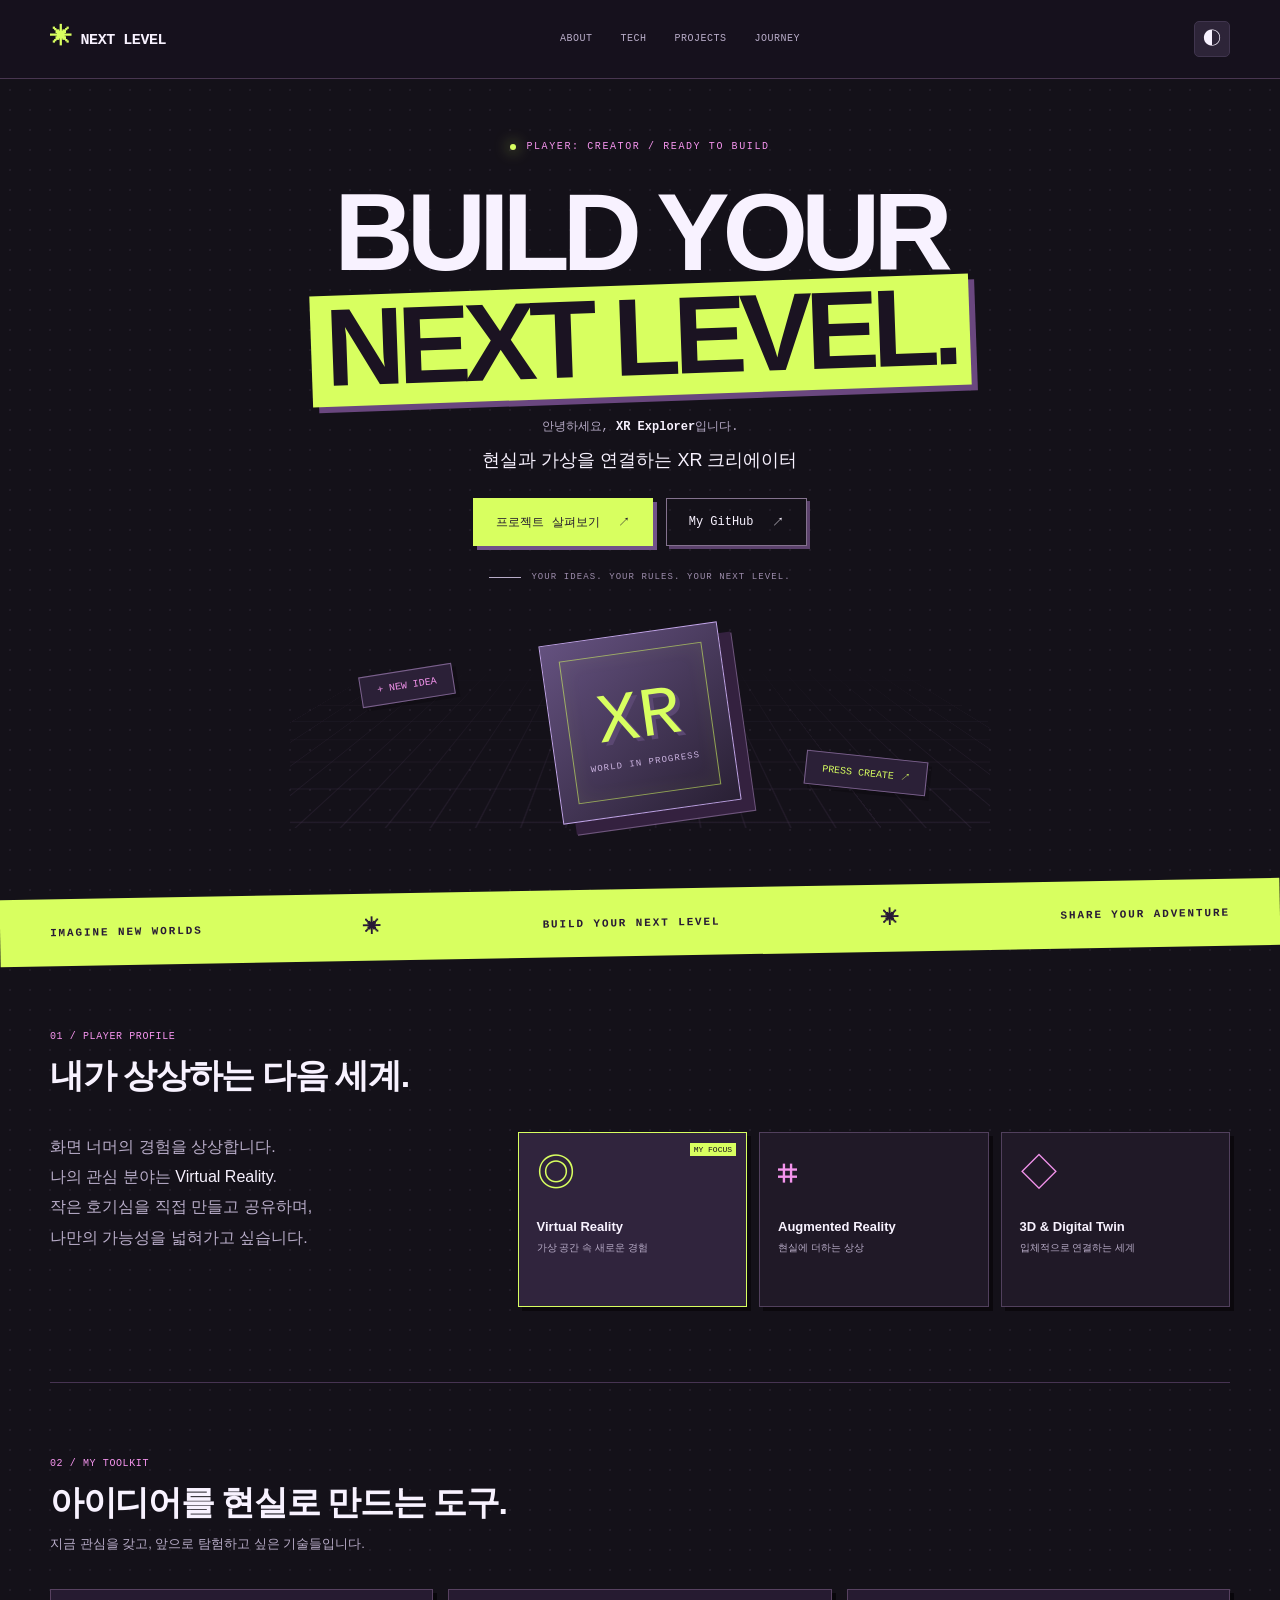
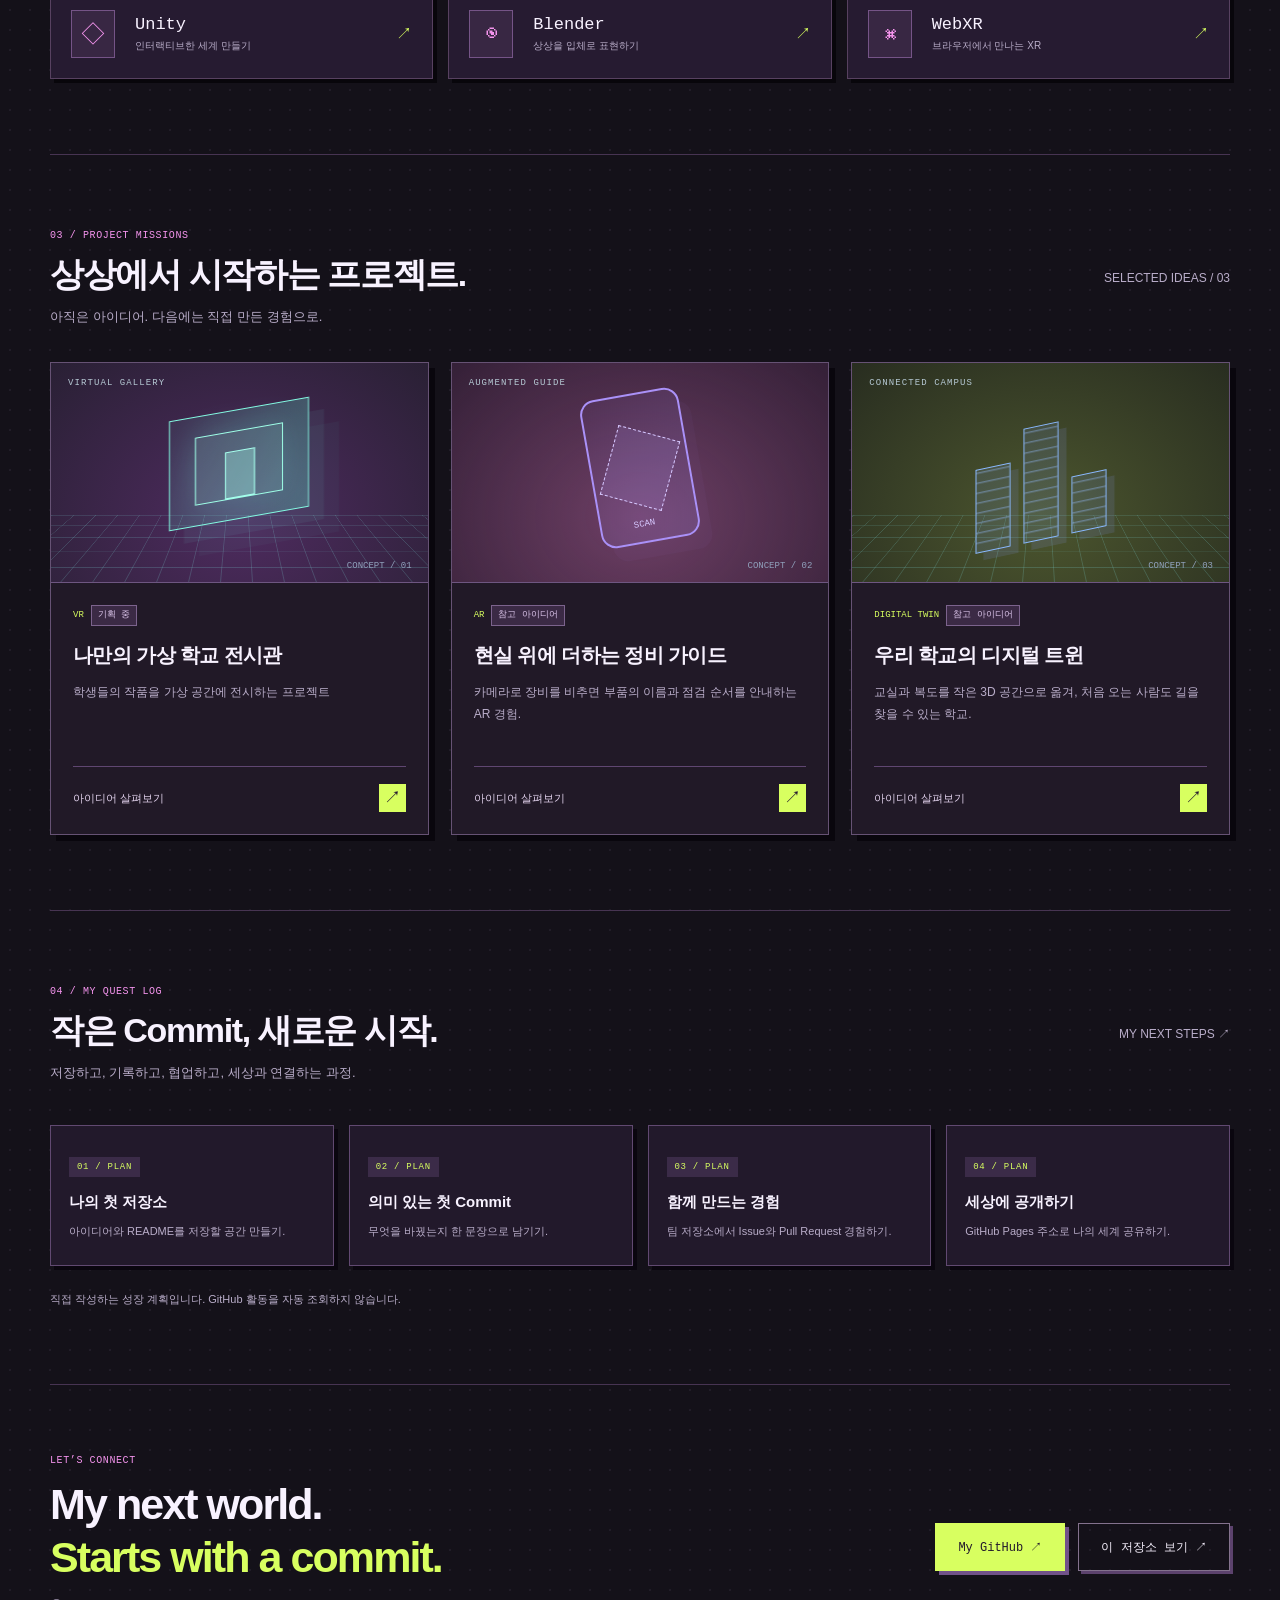
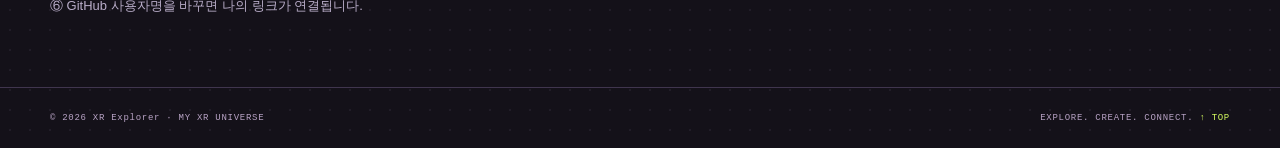
<file: templates/arcade/index.html>
<!DOCTYPE html>
<html lang="ko">
<head>
<meta charset="UTF-8">
<meta name="viewport" content="width=device-width, initial-scale=1">
<title>Next Level | XR Portfolio</title>
<meta name="description" content="상상을 만들고 공유하는 XR 크리에이터의 포트폴리오">
<meta name="theme-color" content="#141119">
<script>
// ===== 학생 수정 영역: 아래 6개 항목만 바꾸세요 =====
// 따옴표와 쉼표는 남겨두세요. 실명·연락처 대신 닉네임을 사용합니다.
const MY_PROFILE = {
  // ① 나의 닉네임
  nickname: "XR Explorer",
  // ② 한 줄 자기소개
  tagline: "현실과 가상을 연결하는 XR 크리에이터",
  // ③ 관심 분야: "VR", "AR", "3D" 중 하나
  focus: "VR",
  // ④ 관심 있는 기술 3가지
  tech: ["Unity", "Blender", "WebXR"],
  // ⑤ 만들고 싶은 프로젝트: 제목, 설명, 현재 상태
  project: {
    title: "나만의 가상 학교 전시관",
    description: "학생들의 작품을 가상 공간에 전시하는 프로젝트",
    status: "기획 중"
  },
  // ⑥ 나의 GitHub 사용자명 (주소 전체가 아니라 아이디만)
  githubUsername: "my-github-id"
};
// ===== 필수 수정 끝! 아래 코드는 그대로 사용하세요 =====
</script>
<style>

:root{--bg:#080e1d;--panel:#10192c;--line:#253148;--text:#f0f4ff;--muted:#a1afc6;--accent:#73f4de;--violet:#a594ff;--glow:rgba(115,244,222,.16);--max:1180px;color-scheme:dark}
*{box-sizing:border-box}html{scroll-behavior:smooth;scroll-padding-top:100px}body{margin:0;background:var(--bg);color:var(--text);font-family:Inter,'Segoe UI','Noto Sans KR',Arial,sans-serif;line-height:1.65}button,a{-webkit-tap-highlight-color:transparent}a{color:inherit;text-decoration:none}button{font:inherit;color:inherit;cursor:pointer}button:disabled{cursor:default}a:focus-visible,button:focus-visible{outline:3px solid var(--accent);outline-offset:6px}::selection{background:var(--accent);color:var(--bg)}.wrap{width:min(var(--max),calc(100% - 96px));margin:auto}.skip{position:fixed;top:-80px;left:20px;background:var(--accent);color:#080e1d;padding:12px;z-index:100}.skip:focus{top:12px}header{position:sticky;top:0;z-index:20;border-bottom:1px solid #26304688;background:#080e1dee;backdrop-filter:blur(18px)}.nav{display:flex;align-items:center;justify-content:space-between;height:82px;gap:24px}.brand{font-size:16px;font-weight:800;letter-spacing:.08em;white-space:nowrap}.brand b{color:var(--accent);margin-right:9px;font-size:22px}.navlinks{display:flex;align-items:center;gap:28px;font-size:12px;letter-spacing:.07em;color:var(--muted)}.navlinks a:hover{color:var(--accent)}.nav-end{display:flex;align-items:center;gap:14px}.theme{background:transparent;border:1px solid var(--line);border-radius:50%;width:36px;height:36px;font-size:18px}.theme:hover{border-color:var(--accent)}.menu{display:none;background:none;border:1px solid var(--line);padding:7px 12px;border-radius:5px}.hero{min-height:660px;position:relative;display:grid;grid-template-columns:1.04fr 1fr;align-items:center;gap:20px;padding-top:65px;padding-bottom:65px}.eyebrow{font:11px/1.5 ui-monospace,monospace;letter-spacing:.16em;text-transform:uppercase;color:var(--accent);display:flex;align-items:center;gap:10px}.dot{display:inline-block;width:6px;height:6px;border-radius:50%;background:var(--accent);box-shadow:0 0 15px var(--accent)}.hero h1{font-size:clamp(62px,7.5vw,100px);letter-spacing:-.065em;line-height:1.01;margin:26px 0 26px;font-weight:850}.hero h1 span{display:block;color:var(--accent)}.intro{font-size:14px;color:var(--muted);margin:0 0 7px}.intro strong{color:var(--text);font-weight:600;overflow-wrap:anywhere}.tagline{font-size:20px;max-width:440px;line-height:1.7;word-break:keep-all;overflow-wrap:anywhere;margin:0}.actions{display:flex;flex-wrap:wrap;gap:13px;margin-top:30px}.btn{display:inline-flex;align-items:center;justify-content:center;gap:24px;min-height:48px;padding:12px 22px;border:1px solid var(--line);border-radius:4px;font-size:13px;font-weight:650;background:transparent}.btn.primary{background:var(--accent);border-color:var(--accent);color:#081923}.btn:hover{transform:translateY(-2px);border-color:var(--accent)}.hero-caption{display:flex;align-items:center;gap:10px;color:var(--muted);font:10px ui-monospace,monospace;margin-top:34px;letter-spacing:.12em}.hero-caption i{width:32px;height:1px;background:var(--muted)}
.visual{position:relative;height:490px;isolation:isolate;background:radial-gradient(ellipse at 50% 50%,#243a5855,transparent 68%)}.visual:before{content:'';position:absolute;inset:0;background-image:linear-gradient(#53658918 1px,transparent 1px),linear-gradient(90deg,#53658918 1px,transparent 1px);background-size:42px 42px;mask-image:radial-gradient(ellipse,#000,transparent 70%)}.orb{width:275px;height:275px;position:absolute;top:94px;left:50%;margin-left:-137px;border:1px solid #78ffdf88;border-radius:50%;background:radial-gradient(circle at 27% 23%,#a9fff037,#1e8f8612 35%,#7170ff17 65%,#9384fa43);box-shadow:inset -18px -10px 50px #7063ed30,inset 12px 5px 45px #9fffdf22,0 0 75px #6598d218;animation:float 7s ease-in-out infinite}.meridian{position:absolute;inset:0;border:1px solid #8affdf65;border-radius:50%}.meridian:nth-child(1){transform:rotateY(35deg)}.meridian:nth-child(2){transform:rotateY(65deg)}.meridian:nth-child(3){transform:rotateX(35deg)}.meridian:nth-child(4){transform:rotateX(65deg)}.meridian:nth-child(5){transform:rotate(45deg) rotateY(65deg)}.meridian:nth-child(6){transform:rotate(-45deg) rotateY(65deg)}.orbit{position:absolute;left:50%;top:50%;width:390px;height:390px;margin:-195px;border:1px solid #b4a5ff88;border-radius:50%;transform:rotate(-30deg) scaleY(.35);box-shadow:0 0 12px #aaa0ff10}.orbit.second{transform:rotate(52deg) scaleY(.4);border-color:#6bf1de66}.orbit:after{content:'';position:absolute;left:50px;top:55px;width:11px;height:11px;border-radius:50%;background:var(--accent);box-shadow:0 0 18px var(--accent)}.orb-core{position:absolute;inset:70px;display:grid;place-content:center;text-align:center;font-weight:300;font-size:65px;letter-spacing:-.06em;text-shadow:0 0 25px #ffffff44}.orb-core small{font:9px ui-monospace,monospace;letter-spacing:.3em;color:#c7d4e6}.floating{position:absolute;border:1px solid #41506c;background:#101a2ce6;padding:11px 15px;border-radius:5px;box-shadow:0 12px 30px #0004;font:10px ui-monospace,monospace;letter-spacing:.08em}.float-a{top:70px;right:0;transform:rotate(5deg);color:var(--accent)}.float-b{bottom:85px;left:0;transform:rotate(-6deg);color:var(--violet)}.coordinate{position:absolute;bottom:22px;right:8px;font:9px ui-monospace,monospace;letter-spacing:.12em;color:#7687a6}.cross{position:absolute;font:22px monospace;color:#637294}.cross.one{top:12px;left:15px}.cross.two{bottom:30px;right:12px}.ribbon{border-top:1px solid var(--line);border-bottom:1px solid var(--line);padding:23px 0}.ribbon .wrap{display:flex;justify-content:space-between;align-items:center;gap:15px;font:11px ui-monospace,monospace;letter-spacing:.17em;color:var(--muted)}.ribbon b{color:var(--accent);font-weight:400}.ribbon .star{color:var(--violet);font-size:18px}.section{padding:90px 0;border-bottom:1px solid var(--line)}.section-top{display:flex;align-items:flex-end;justify-content:space-between;gap:25px;margin-bottom:35px}.section-id{font:10px ui-monospace,monospace;letter-spacing:.15em;color:var(--accent);margin-bottom:12px}h2{font-size:36px;letter-spacing:-.04em;line-height:1.25;margin:0;font-weight:650}.section-sub{font-size:13px;color:var(--muted);margin:10px 0 0;word-break:keep-all}.text-link{font-size:12px;white-space:nowrap;color:var(--muted)}.text-link:hover{color:var(--accent)}.about-layout{display:grid;grid-template-columns:.85fr 1.5fr;gap:65px}.about-copy{font-size:17px;line-height:1.9;color:var(--muted);word-break:keep-all;margin:0}.about-copy em{font-style:normal;color:var(--text)}.focus-grid{display:grid;grid-template-columns:repeat(3,1fr);gap:12px}.focus-card{border:1px solid var(--line);border-radius:5px;min-height:155px;padding:23px 18px;background:#10182a66;position:relative}.focus-card.active{border-color:var(--accent);background:linear-gradient(150deg,var(--glow),#10182a)}.focus-symbol{font:30px/1 ui-monospace,monospace;color:var(--muted);margin-bottom:22px}.active .focus-symbol{color:var(--accent)}.focus-card h3{margin:0;font-size:13px}.focus-card p{margin:3px 0 0;color:var(--muted);font-size:10px}.focus-label{position:absolute;right:10px;top:10px;font:8px ui-monospace,monospace;color:var(--accent)}.tech-row{display:grid;grid-template-columns:repeat(3,1fr);gap:20px}.tech-item{display:flex;align-items:center;gap:20px;border-bottom:1px solid #38465e;padding:14px 0 23px;min-width:0}.tech-icon{flex:0 0 48px;height:48px;background:#182337;border:1px solid #33415b;display:grid;place-items:center;font:24px ui-monospace,monospace;color:var(--violet);border-radius:10px}.tech-item h3{font-size:18px;margin:0;overflow-wrap:anywhere}.tech-item p{font-size:11px;margin:4px 0 0;color:var(--muted)}.tech-item .arrow{margin-left:auto;color:#667691}.projects{display:grid;grid-template-columns:repeat(3,1fr);gap:22px}.project{border:1px solid var(--line);background:#0f1727;border-radius:7px;overflow:hidden;min-width:0}.project:hover{border-color:#6b7d9d}.project-art{height:210px;position:relative;overflow:hidden;background:radial-gradient(ellipse at 50% 80%,#2b636d55,transparent 80%),#121e2a}.art-grid{position:absolute;inset:30% -40% -70%;background-image:linear-gradient(#7cd9da35 1px,transparent 1px),linear-gradient(90deg,#7cd9da35 1px,transparent 1px);background-size:32px 32px;transform:perspective(250px) rotateX(50deg)}.room{position:absolute;left:50%;top:46px;width:140px;height:110px;transform:translateX(-50%) skewY(-10deg);border:1px solid #83fae2;background:linear-gradient(120deg,#65e3d211,#63f1d255);box-shadow:15px 15px 0 #6ee8de10,30px 30px 0 #6ee8de08}.room:before{content:'';position:absolute;inset:20px 25px;border:1px solid #9effe7;background:#9effe722;box-shadow:0 0 30px #73f4de30}.room:after{content:'';position:absolute;top:40px;left:55px;width:28px;height:45px;background:#a6ffed55;border:1px solid #a6ffed}.art-label{position:absolute;left:17px;top:15px;font:9px ui-monospace,monospace;letter-spacing:.12em;color:#b6c9d4}.art-number{position:absolute;bottom:11px;right:16px;font:10px ui-monospace,monospace;color:#90a1bc}.art-ar{background:radial-gradient(ellipse at 50% 70%,#6c419155,transparent 80%),#1a162e}.scanner{position:absolute;left:50%;top:30px;transform:translateX(-50%) rotate(-10deg);width:100px;height:150px;border:2px solid #aa91f8;border-radius:15px;background:linear-gradient(135deg,#8564cf11,#aa91f833);box-shadow:10px 15px 0 #a38aff09}.scanner:before{content:'';position:absolute;inset:37px 16px;border:1px dashed #d7c8ff;transform:rotate(25deg);background:#b39cf522}.scanner:after{content:'SCAN';position:absolute;bottom:12px;left:32px;font:9px monospace;color:#d7c8ff}.art-twin{background:radial-gradient(ellipse at 50% 70%,#344aa255,transparent 80%),#11192f}.city{position:absolute;left:50%;top:62px;display:flex;align-items:flex-end;gap:13px;transform:translateX(-50%) skewY(-12deg)}.city i{display:block;width:35px;height:84px;border:1px solid #89b8ff;background:repeating-linear-gradient(0deg,#7b9df322 0 8px,#91b8ff77 9px 10px);box-shadow:8px 8px 0 #8796ff22}.city i:nth-child(2){height:115px}.city i:nth-child(3){height:57px}.project-body{padding:24px}.project-meta{display:flex;align-items:center;gap:7px;font-size:9px;color:var(--accent);margin-bottom:14px}.badge{border:1px solid #3e4e68;border-radius:3px;padding:2px 6px;color:#c1cbe0}.project h3{font-size:19px;letter-spacing:-.03em;margin:0 0 12px;overflow-wrap:anywhere;line-height:1.5}.project p{font-size:12px;line-height:1.8;color:var(--muted);margin:0;min-height:64px;overflow-wrap:anywhere}.project button{display:flex;align-items:center;justify-content:space-between;width:100%;border:none;background:transparent;border-top:1px solid var(--line);padding:17px 0 0;margin-top:20px;font-size:11px}.project button span{color:var(--accent);font-size:17px}.journey{display:grid;grid-template-columns:repeat(4,1fr);gap:25px;margin-top:42px}.step{border-top:1px solid #38465e;padding-top:23px;position:relative}.step:before{content:'';width:7px;height:7px;background:var(--bg);border:1px solid var(--accent);border-radius:50%;position:absolute;top:-5px;left:0}.step small{font:9px ui-monospace,monospace;color:var(--accent);letter-spacing:.08em}.step h3{font-size:16px;margin:12px 0 8px}.step p{font-size:12px;color:var(--muted);margin:0}.journey-note{margin:24px 0 0;font-size:11px;color:var(--muted)}.connect{padding:75px 0 55px;display:flex;justify-content:space-between;align-items:center;gap:30px}.connect h2{font-size:42px}.connect h2 span{color:var(--accent)}footer{padding:25px 0;border-top:1px solid var(--line)}.footer-inner{display:flex;justify-content:space-between;gap:20px;color:var(--muted);font:10px ui-monospace,monospace;letter-spacing:.08em}.footer-inner a{color:var(--accent)}dialog{width:min(540px,calc(100% - 32px));padding:34px;border:1px solid #52617c;border-radius:12px;background:#111b2e;color:var(--text);box-shadow:0 25px 120px #000a}dialog::backdrop{background:#030713c9;backdrop-filter:blur(6px)}dialog h2{font-size:26px;overflow-wrap:anywhere;margin:15px 0}dialog p{color:var(--muted);font-size:14px;overflow-wrap:anywhere}.dialog-close{float:right;background:none;border:1px solid var(--line);width:36px;height:36px;border-radius:50%;font-size:20px}.dialog-kicker{color:var(--accent);font:10px monospace;letter-spacing:.1em}.toast{position:fixed;bottom:24px;left:50%;transform:translateX(-50%);z-index:50;background:#e8fff9;color:#102823;padding:12px 20px;border-radius:6px;font-size:13px;max-width:calc(100% - 32px);box-shadow:0 8px 30px #0006}.toast:empty{display:none}noscript{display:block;padding:20px;color:#ffd59c;border:1px solid #a97c41}.theme-violet{--accent:#beacff;--violet:#73f4de;--glow:rgba(190,172,255,.16)}.theme-sunset{--accent:#ffc797;--violet:#f89cc7;--glow:rgba(255,199,151,.16)}@keyframes float{0%,100%{transform:translateY(0) rotate(-8deg)}50%{transform:translateY(-15px) rotate(4deg)}}
@media(min-width:1500px){.hero{min-height:720px}}@media(max-width:1000px){.wrap{width:calc(100% - 56px)}.navlinks{gap:17px}.hero{min-height:610px}.hero h1{font-size:76px}.visual{transform:scale(.88);transform-origin:center}.about-layout{gap:30px;grid-template-columns:1fr 1.4fr}.project-body{padding:18px}.project h3{font-size:17px}.tagline{font-size:18px}}
@media(max-width:760px){.wrap{width:calc(100% - 40px)}.nav{height:68px;gap:8px}.brand{font-size:13px}.brand b{font-size:19px}.menu{display:block;font-size:11px;white-space:nowrap;flex-shrink:0}.navlinks{display:none;position:absolute;top:68px;left:0;right:0;background:#0c1425;padding:22px;flex-wrap:wrap;border-bottom:1px solid var(--line)}.navlinks.open{display:flex}.hero{grid-template-columns:1fr;padding-top:48px;padding-bottom:20px;gap:0;min-height:auto}.hero h1{font-size:clamp(54px,17vw,94px);margin:24px 0}.tagline{max-width:440px;font-size:18px}.visual{height:380px;overflow:hidden;transform:scale(.88);width:100%;max-width:480px;justify-self:center;margin-top:5px}.orb{top:45px}.float-a{top:28px;right:2px}.float-b{bottom:45px;left:0}.coordinate{bottom:0}.ribbon .wrap{font-size:8px;letter-spacing:.09em}.ribbon .star{font-size:14px}.ribbon .last{display:none}.section{padding:57px 0}.section-top{align-items:flex-start;gap:15px}h2{font-size:29px}.about-layout{grid-template-columns:1fr;gap:24px}.about-copy{font-size:15px}.focus-grid{gap:8px}.focus-card{padding:21px 11px;min-height:147px}.focus-card h3{font-size:11px}.focus-card p{font-size:9px}.focus-label{font-size:7px}.tech-row{grid-template-columns:1fr;gap:6px}.tech-item{padding:15px 0}.projects{grid-template-columns:1fr;gap:22px}.project-art{height:230px}.project-body{padding:24px}.project h3{font-size:21px}.project p{font-size:13px;min-height:0}.project button{font-size:13px}.journey{grid-template-columns:1fr 1fr;row-gap:32px}.connect{flex-direction:column;align-items:flex-start;padding:55px 0}.connect h2{font-size:36px}.footer-inner{font-size:9px;flex-wrap:wrap}.text-link{font-size:10px}.theme{width:32px;height:32px}.nav-end{gap:9px}}
@media(prefers-reduced-motion:reduce){html{scroll-behavior:auto}*,*:before,*:after{animation:none!important;transition:none!important}.btn:hover{transform:none}}


/* DESIGN 03 — NEXT LEVEL */
:root{--bg:#141119;--panel:#211b2c;--line:#40354e;--text:#f8f2ff;--muted:#b9adc9;--accent:#d8ff60;--violet:#f494ed;--glow:#d8ff6014;color-scheme:dark}
body{background-color:var(--bg);background-image:radial-gradient(#78648622 .8px,transparent .8px);background-size:20px 20px}header{background:#17121eea;border-bottom:1px solid #483650}.nav{height:78px}.brand{font-family:ui-monospace,monospace;font-size:15px;letter-spacing:-.03em}.brand b{color:var(--accent)}.navlinks{font-family:ui-monospace,monospace;font-size:10px;letter-spacing:.05em}.theme{border-radius:5px;background:#2d2438}.hero{display:block;text-align:center;min-height:810px;padding:60px 0 30px}.eyebrow{justify-content:center;font-size:10px;color:var(--violet)}.hero h1{font-size:clamp(66px,8.6vw,112px);font-weight:900;line-height:.95;letter-spacing:-.065em;margin:26px 0 22px;text-transform:uppercase}.hero h1 span{display:inline-block;background:var(--accent);color:#1b1322;padding:0 14px 6px;transform:rotate(-2deg);box-shadow:6px 6px 0 #6a477f}.intro{font:12px ui-monospace,monospace;line-height:1.7}.tagline{max-width:650px;margin:auto;font-size:18px}.actions{justify-content:center;margin-top:23px}.btn{border-radius:0;border:1px solid #84728e;font:12px ui-monospace,monospace;box-shadow:3px 3px 0 #5c426d;gap:18px}.btn.primary{color:#22192c;box-shadow:4px 4px 0 #715289}.btn:hover{transform:translate(-2px,-2px);box-shadow:6px 6px 0 #715289}.hero-caption{justify-content:center;margin-top:26px;color:#9d8dac;font-size:9px}.visual{height:245px;width:min(700px,100%);margin:18px auto 0;background:none;transform:none;overflow:hidden}.visual:before{background-image:linear-gradient(#85619922 1px,transparent 1px),linear-gradient(90deg,#85619922 1px,transparent 1px);background-size:30px 30px;transform:perspective(300px) rotateX(55deg);mask-image:linear-gradient(transparent,#000)}.console-scene{position:absolute;inset:0;display:grid;place-content:center}.portal{position:relative;width:180px;height:180px;border:1px solid #c0a3e7;transform:rotate(-8deg);background:linear-gradient(145deg,#64517f,#292034);box-shadow:12px 12px 0 #34213f,13px 13px 0 #c799e080;display:grid;place-content:center;animation:portal-float 7s ease-in-out infinite}.portal:before{content:'';position:absolute;inset:17px;border:1px solid #d8ff6090;box-shadow:inset 0 0 20px #d8ff6010}.portal strong{font:70px ui-monospace,monospace;color:var(--accent);text-shadow:4px 4px 0 #5b4872}.portal small{font:9px ui-monospace,monospace;letter-spacing:.12em;color:#cbb3e0}.game-chip{position:absolute;border:1px solid #7b618d;background:#2b2037;padding:9px 16px;font:10px ui-monospace,monospace;box-shadow:4px 4px 0 #0003}.chip-left{left:10%;top:70px;color:var(--violet);transform:rotate(-9deg)}.chip-right{right:9%;bottom:55px;color:var(--accent);transform:rotate(6deg)}.ribbon{border:0;background:var(--accent);transform:rotate(-1deg);width:100%;color:#281a35}.ribbon .wrap,.ribbon b,.ribbon .star{color:#281a35;font-weight:700}.section{padding:75px 0;border-bottom-color:#473452}.section-top{align-items:center}.section h2{font-size:34px;font-weight:750}.section-id{color:var(--violet);font:10px ui-monospace,monospace;letter-spacing:.06em}.about-layout{grid-template-columns:.85fr 1.4fr;gap:35px}.about-copy{font-size:16px}.focus-card{background:#201927;border:1px solid #51405d;border-radius:0;box-shadow:4px 4px 0 #0b080d;min-height:175px}.focus-card.active{background:#30243d;border-color:var(--accent)}.focus-symbol{font-family:ui-monospace,monospace;font-size:38px;color:var(--violet)}.focus-label{color:#17111f;background:var(--accent);padding:2px 4px}.tech-row{gap:15px}.tech-item{background:#261b31;border:1px solid #574160;padding:20px;box-shadow:4px 4px 0 #08060b}.tech-icon{background:#382743;border-color:#755487;border-radius:0;color:var(--violet);width:44px;flex-basis:44px}.tech-item h3{font:17px ui-monospace,monospace}.tech-item p{font-size:10px}.tech-item .arrow{color:var(--accent)}.project{background:#211927;border:1px solid #665274;border-radius:0;box-shadow:6px 6px 0 #09060d}.project-art{border-bottom:1px solid #6e5681;background:radial-gradient(ellipse at 50% 70%,#9b42b855,transparent),#292034;height:220px}.art-ar{background:radial-gradient(ellipse at 50% 70%,#e27dc155,transparent),#342037}.art-twin{background:radial-gradient(ellipse at 50% 70%,#b0c75644,transparent),#282d20}.project-body{padding:22px}.project-meta{font-family:ui-monospace,monospace;font-size:9px;flex-wrap:wrap}.badge{background:#3b2a45;border-color:#7c638d;color:#e0c9ef;border-radius:0}.project h3{font-size:20px;font-weight:700}.project button{color:#e2d2ed;border-color:#5f4671}.project button span{background:var(--accent);color:#241830;padding:0 5px}.art-label,.art-number{font-size:9px}.journey{gap:15px}.step{border:1px solid #614971;background:#22192b;padding:25px 18px;box-shadow:4px 4px 0 #0a060f}.step:before{display:none}.step small{display:inline-block;background:#3b2b48;padding:5px 8px;color:var(--accent)}.step h3{font-size:15px}.step p{font-size:11px}.connect{padding:70px 0}.connect h2{font-weight:850;font-size:43px;letter-spacing:-.045em}.connect .actions{justify-content:flex-start}.footer-inner{font-size:9px;color:#b8a3c5}dialog{background:#2a1e34;border-radius:0;border:2px solid var(--accent);box-shadow:8px 8px 0 #0008}dialog::backdrop{background:#0c0614df}.dialog-close{border-radius:0;background:#442d52}.toast{background:var(--accent);color:#21172a;border-radius:0}.theme-violet{--accent:#ff9bea;--violet:#d8ff60;--glow:#ff9bea15}.theme-sunset{--accent:#a0d6ff;--violet:#ffc276;--glow:#a0d6ff15}
@keyframes portal-float{0%,100%{transform:translateY(0) rotate(-8deg)}50%{transform:translateY(-10px) rotate(-3deg)}}
@media(max-width:1000px){.tech-item{padding:15px;gap:12px}.hero h1{font-size:90px}.hero{min-height:800px}.tech-item h3{font-size:15px}}
@media(max-width:760px){.nav{height:68px}.brand{font-size:12px}.navlinks{top:68px;background:#251a30}.hero{min-height:0;padding-top:45px;padding-bottom:20px}.hero h1{font-size:clamp(47px,10.7vw,78px);margin:27px 0}.hero h1 span{padding:3px 8px 6px}.tagline{font-size:16px;max-width:330px;line-height:1.8}.eyebrow{font-size:8px}.visual{height:230px;max-width:100%;transform:none}.portal{width:150px;height:150px}.portal strong{font-size:58px}.game-chip{font-size:8px;padding:6px 9px}.chip-left{left:0;top:42px}.chip-right{right:0;bottom:32px}.hero-caption{font-size:8px}.actions{gap:13px}.btn{padding:12px 16px;font-size:11px}.section{padding:56px 0}.section h2{font-size:28px}.about-layout{grid-template-columns:1fr}.focus-grid{gap:10px}.focus-card{padding:23px 9px;min-height:165px}.focus-card h3{font-size:10px}.focus-card p{font-size:9px}.focus-label{font-size:6px;right:6px;top:6px}.tech-row{gap:13px}.tech-item{padding:18px}.tech-item h3{font-size:18px}.project-art{height:220px}.projects{gap:25px}.journey{grid-template-columns:1fr 1fr;gap:14px}.step{padding:18px 12px}.step h3{font-size:14px}.step p{font-size:11px}.connect h2{font-size:34px}.ribbon{padding:17px 0}.ribbon .wrap{font-size:7px;letter-spacing:0}}


.hero{overflow:clip}
</style>
</head>
<body>

<a class="skip" href="#main">본문으로 바로가기</a>
<header><div class="wrap nav"><a class="brand" href="#main" aria-label="MY XR UNIVERSE 홈"><b>✳</b>NEXT LEVEL</a><nav class="navlinks" id="navigation" aria-label="주요 메뉴"><a href="#about">ABOUT</a><a href="#tech">TECH</a><a href="#projects">PROJECTS</a><a href="#journey">JOURNEY</a></nav><div class="nav-end"><button class="theme" id="theme" aria-label="색상 테마 변경: 현재 네온 라임" title="색상 테마 변경">◐</button><button class="menu" id="menu" aria-controls="navigation" aria-expanded="false">메뉴 +</button></div></div></header>
<main id="main"><noscript>이 포트폴리오는 JavaScript를 켜야 개인화된 내용과 프로젝트 상세 보기를 사용할 수 있습니다.</noscript>
<section class="hero wrap" aria-labelledby="hero-title"><div><div class="eyebrow"><i class="dot"></i>PLAYER: CREATOR / READY TO BUILD</div><h1 id="hero-title">BUILD YOUR<br><span>NEXT LEVEL.</span></h1><p class="intro">안녕하세요, <strong id="nickname">XR Explorer</strong>입니다.</p><p class="tagline" id="tagline">현실과 가상을 연결하는 XR 크리에이터</p><div class="actions"><a class="btn primary" href="#projects">프로젝트 살펴보기 <span>↗</span></a><a class="btn github-link" href="#connect">My GitHub <span>↗</span></a></div><div class="hero-caption"><i></i>YOUR IDEAS. YOUR RULES. YOUR NEXT LEVEL.</div></div>
<div class="visual" role="img" aria-label="XR 글자가 있는 입체 포털과 아이디어를 나타내는 게임 인터페이스"><div class="console-scene"><div class="portal"><strong>XR</strong><small>WORLD IN PROGRESS</small></div><span class="game-chip chip-left">+ NEW IDEA</span><span class="game-chip chip-right">PRESS CREATE ↗</span></div></div></section>
<div class="ribbon" aria-hidden="true"><div class="wrap"><span>IMAGINE <b>NEW WORLDS</b></span><span class="star">✳</span><span>BUILD <b>YOUR NEXT LEVEL</b></span><span class="star">✳</span><span class="last">SHARE <b>YOUR ADVENTURE</b></span></div></div>
<section class="section wrap" id="about"><div class="section-top"><div><div class="section-id">01 / PLAYER PROFILE</div><h2>내가 상상하는 다음 세계.</h2></div></div><div class="about-layout"><p class="about-copy">화면 너머의 경험을 상상합니다.<br>나의 관심 분야는 <em id="focus-name">Virtual Reality</em>.<br>작은 호기심을 직접 만들고 공유하며,<br>나만의 가능성을 넓혀가고 싶습니다.</p><div class="focus-grid"><article class="focus-card" data-focus="VR"><div class="focus-symbol">◎</div><h3>Virtual Reality</h3><p>가상 공간 속 새로운 경험</p></article><article class="focus-card" data-focus="AR"><div class="focus-symbol">⌗</div><h3>Augmented Reality</h3><p>현실에 더하는 상상</p></article><article class="focus-card" data-focus="3D"><div class="focus-symbol">◇</div><h3>3D & Digital Twin</h3><p>입체적으로 연결하는 세계</p></article></div></div></section>
<section class="section wrap" id="tech"><div class="section-top"><div><div class="section-id">02 / MY TOOLKIT</div><h2>아이디어를 현실로 만드는 도구.</h2><p class="section-sub">지금 관심을 갖고, 앞으로 탐험하고 싶은 기술들입니다.</p></div></div><div class="tech-row" id="tech-list"></div></section>
<section class="section wrap" id="projects"><div class="section-top"><div><div class="section-id">03 / PROJECT MISSIONS</div><h2>상상에서 시작하는 프로젝트.</h2><p class="section-sub">아직은 아이디어. 다음에는 직접 만든 경험으로.</p></div><span class="text-link">SELECTED IDEAS / 03</span></div><div class="projects" id="project-list"></div></section>
<section class="section wrap" id="journey"><div class="section-top"><div><div class="section-id">04 / MY QUEST LOG</div><h2>작은 Commit, 새로운 시작.</h2><p class="section-sub">저장하고, 기록하고, 협업하고, 세상과 연결하는 과정.</p></div><span class="text-link">MY NEXT STEPS ↗</span></div><div class="journey" id="journey-list"></div><p class="journey-note">직접 작성하는 성장 계획입니다. GitHub 활동을 자동 조회하지 않습니다.</p></section>
<section class="connect wrap" id="connect"><div><div class="section-id">LET’S CONNECT</div><h2>My next world.<br><span>Starts with a commit.</span></h2><p class="section-sub" id="github-note">나의 GitHub에서 다음 이야기를 이어갑니다.</p></div><div class="actions"><a class="btn primary github-link" href="#connect">My GitHub ↗</a><a class="btn repo-link" href="#connect">이 저장소 보기 ↗</a></div></section></main>
<footer><div class="wrap footer-inner"><span>© <span id="year"></span> <span id="footer-name">XR Explorer</span> · MY XR UNIVERSE</span><span>EXPLORE. CREATE. CONNECT. <a href="#main" aria-label="맨 위로">↑ TOP</a></span></div></footer>
<dialog id="project-dialog" aria-labelledby="dialog-title"><button class="dialog-close" id="close-dialog" aria-label="프로젝트 상세 닫기">×</button><div class="dialog-kicker" id="dialog-meta"></div><h2 id="dialog-title"></h2><p id="dialog-description"></p><p><strong>첫 번째 작은 실험</strong></p><p id="dialog-next"></p><p class="section-sub" id="dialog-note"></p><button class="btn" id="dialog-done">확인했어요 ↗</button></dialog>
<div class="toast" id="toast" role="status" aria-live="polite"></div>

<script>

(() => {
'use strict';
const $ = (id) => document.getElementById(id);
const raw = typeof MY_PROFILE === 'object' && MY_PROFILE ? MY_PROFILE : {};
const text = (v, fallback) => typeof v === 'string' && v.trim() ? v.trim() : fallback;
const nickname = text(raw.nickname, 'XR Explorer');
const focus = text(raw.focus,'VR').toUpperCase();
const kinds = {VR:'Virtual Reality',AR:'Augmented Reality','3D':'3D & Digital Twin','디지털 트윈':'3D & Digital Twin'};
$('nickname').textContent = $('footer-name').textContent = nickname;
$('tagline').textContent = text(raw.tagline,'현실과 가상을 연결하는 XR 크리에이터');
$('focus-name').textContent = kinds[focus] || text(raw.focus,'VR');
$('year').textContent = new Date().getFullYear();
document.title = nickname + ' | MY XR UNIVERSE';
document.querySelector('meta[name="description"]').content = nickname + ' — ' + $('tagline').textContent;
document.querySelectorAll('[data-focus]').forEach(card => {
  const active = card.dataset.focus === (focus === '디지털 트윈' ? '3D' : focus);
  card.classList.toggle('active',active);
  if(active){const label=document.createElement('span');label.className='focus-label';label.textContent='MY FOCUS';card.append(label);}
});
const toolsInfo = {Unity:['◇','인터랙티브한 세계 만들기'],Blender:['◉','상상을 입체로 표현하기'],WebXR:['⌘','브라우저에서 만나는 XR'],Python:['>_','데이터와 아이디어 연결하기'],'A-Frame':['△','웹에서 3D 공간 만들기']};
const tech = Array.isArray(raw.tech) && raw.tech.length ? raw.tech : ['Unity','Blender','WebXR'];
tech.slice(0,3).forEach((item)=>{const name=text(item,'새로운 기술');const info=toolsInfo[name]||['✧','앞으로 탐험할 관심 기술'];const el=document.createElement('article');el.className='tech-item';const icon=document.createElement('div');icon.className='tech-icon';icon.textContent=info[0];icon.setAttribute('aria-hidden','true');const copy=document.createElement('div');const h=document.createElement('h3');h.textContent=name;const p=document.createElement('p');p.textContent=info[1];copy.append(h,p);const arrow=document.createElement('span');arrow.className='arrow';arrow.textContent='↗';el.append(icon,copy,arrow);$('tech-list').append(el);});
const p = raw.project && typeof raw.project==='object' ? raw.project : {};
const projects = [
 {category:focus,title:text(p.title,'나만의 가상 학교 전시관'),description:text(p.description,'학생들의 작품을 가상 공간에 전시하는 프로젝트'),status:text(p.status,'기획 중'),note:'직접 작성한 프로젝트 아이디어입니다. 실제 제작 상태에 맞게 설명을 수정하세요.',next:'누가 사용할지 한 명을 정하고, 꼭 필요한 장면 하나를 스케치해 보세요.',art:'vr'},
 {category:'AR',title:'현실 위에 더하는 정비 가이드',description:'카메라로 장비를 비추면 부품의 이름과 점검 순서를 안내하는 AR 경험.',status:'참고 아이디어',note:'수업용 기본 예시입니다. 학생의 완성 작품이 아닙니다.',next:'안내할 장비 하나를 고르고, 화면에 표시할 정보 세 가지를 적어 보세요.',art:'ar'},
 {category:'DIGITAL TWIN',title:'우리 학교의 디지털 트윈',description:'교실과 복도를 작은 3D 공간으로 옮겨, 처음 오는 사람도 길을 찾을 수 있는 학교.',status:'참고 아이디어',note:'수업용 기본 예시입니다. 학생의 완성 작품이 아닙니다.',next:'교실 하나의 구조를 관찰하고, 기본 도형으로 표현해 보세요.',art:'twin'}
];
const arts={vr:'<div class="art-grid"></div><div class="room"></div>',ar:'<div class="scanner"></div>',twin:'<div class="art-grid"></div><div class="city"><i></i><i></i><i></i></div>'};
projects.forEach((project,i)=>{
const card=document.createElement('article');card.className='project';
const art=document.createElement('div');art.className='project-art art-'+project.art;art.setAttribute('aria-hidden','true');art.innerHTML=arts[project.art];const label=document.createElement('span');label.className='art-label';label.textContent=['VIRTUAL GALLERY','AUGMENTED GUIDE','CONNECTED CAMPUS'][i];const no=document.createElement('span');no.className='art-number';no.textContent='CONCEPT / 0'+(i+1);art.append(label,no);
const content=document.createElement('div');content.className='project-body';const meta=document.createElement('div');meta.className='project-meta';const cat=document.createElement('span');cat.textContent=project.category;const badge=document.createElement('span');badge.className='badge';badge.textContent=project.status;meta.append(cat,badge);const h=document.createElement('h3');h.textContent=project.title;const desc=document.createElement('p');desc.textContent=project.description;const button=document.createElement('button');button.type='button';button.textContent='아이디어 살펴보기';button.setAttribute('aria-label',project.title+' 상세 보기');const arrow=document.createElement('span');arrow.textContent='↗';button.append(arrow);button.addEventListener('click',()=>{ $('dialog-meta').textContent=project.category+' / '+project.status;$('dialog-title').textContent=project.title;$('dialog-description').textContent=project.description;$('dialog-next').textContent=project.next;$('dialog-note').textContent=project.note;$('project-dialog').showModal(); });content.append(meta,h,desc,button);card.append(art,content);$('project-list').append(card);
});
// 심화: 실제 수행한 뒤에만 label과 description을 성장 기록으로 수정하세요.
const journey = [
 {label:'01 / PLAN',title:'나의 첫 저장소',description:'아이디어와 README를 저장할 공간 만들기.'},
 {label:'02 / PLAN',title:'의미 있는 첫 Commit',description:'무엇을 바꿨는지 한 문장으로 남기기.'},
 {label:'03 / PLAN',title:'함께 만드는 경험',description:'팀 저장소에서 Issue와 Pull Request 경험하기.'},
 {label:'04 / PLAN',title:'세상에 공개하기',description:'GitHub Pages 주소로 나의 세계 공유하기.'}
];
journey.forEach(s=>{const item=document.createElement('article');item.className='step';const n=document.createElement('small');n.textContent=s.label;const h=document.createElement('h3');h.textContent=s.title;const p=document.createElement('p');p.textContent=s.description;item.append(n,h,p);$('journey-list').append(item);});
let toastTimer;
function toast(message){$('toast').textContent=message;clearTimeout(toastTimer);toastTimer=setTimeout(()=>$('toast').textContent='',5000);}
const username=text(raw.githubUsername,'');
const valid = /^(?!.*--)[a-z\d](?:[a-z\d-]{0,37}[a-z\d])?$/i.test(username) && username!=='my-github-id';
// 저장소 이름을 바꿨다면 아래 한 곳도 수정하세요. 기본 수업에서는 그대로 둡니다.
const REPOSITORY_NAME = 'my-xr-universe';
document.querySelectorAll('.github-link,.repo-link').forEach(a=>{
 if(valid){a.href='https://github.com/'+encodeURIComponent(username)+(a.classList.contains('repo-link')?'/'+encodeURIComponent(REPOSITORY_NAME):'');a.target='_blank';a.rel='noopener noreferrer';}
 else {a.href='#connect';a.addEventListener('click',(e)=>{e.preventDefault();toast('index.html 맨 위의 ⑥ GitHub 사용자명을 먼저 수정해 주세요.');});}
});
if(!valid) $('github-note').textContent='⑥ GitHub 사용자명을 바꾸면 나의 링크가 연결됩니다.';
const themeClasses=['','theme-violet','theme-sunset'];const themeNames=['네온 라임','핑크','블루'];let themeIndex=0;
try { const saved=Number(localStorage.getItem('xr-theme-arcade'));if(Number.isInteger(saved)&&saved>=0&&saved<3)themeIndex=saved;} catch(e){}
function applyTheme(){document.body.classList.remove('theme-violet','theme-sunset');if(themeClasses[themeIndex])document.body.classList.add(themeClasses[themeIndex]);$('theme').setAttribute('aria-label','색상 테마 변경: 현재 '+themeNames[themeIndex]);}
applyTheme();$('theme').addEventListener('click',()=>{themeIndex=(themeIndex+1)%3;applyTheme();try{localStorage.setItem('xr-theme-arcade',String(themeIndex));}catch(e){}toast(themeNames[themeIndex]+' 테마로 변경했습니다.');});
$('menu').addEventListener('click',()=>{const open=$('menu').getAttribute('aria-expanded')!=='true';$('menu').setAttribute('aria-expanded',String(open));$('navigation').classList.toggle('open',open);});
$('navigation').querySelectorAll('a').forEach(a=>a.addEventListener('click',()=>{$('navigation').classList.remove('open');$('menu').setAttribute('aria-expanded','false');}));
const dialog=$('project-dialog');$('close-dialog').addEventListener('click',()=>dialog.close());$('dialog-done').addEventListener('click',()=>dialog.close());dialog.addEventListener('click',(e)=>{if(e.target===dialog){const r=dialog.getBoundingClientRect();if(e.clientX<r.left||e.clientX>r.right||e.clientY<r.top||e.clientY>r.bottom)dialog.close();}});
})();

</script>
</body>
</html>
</file>
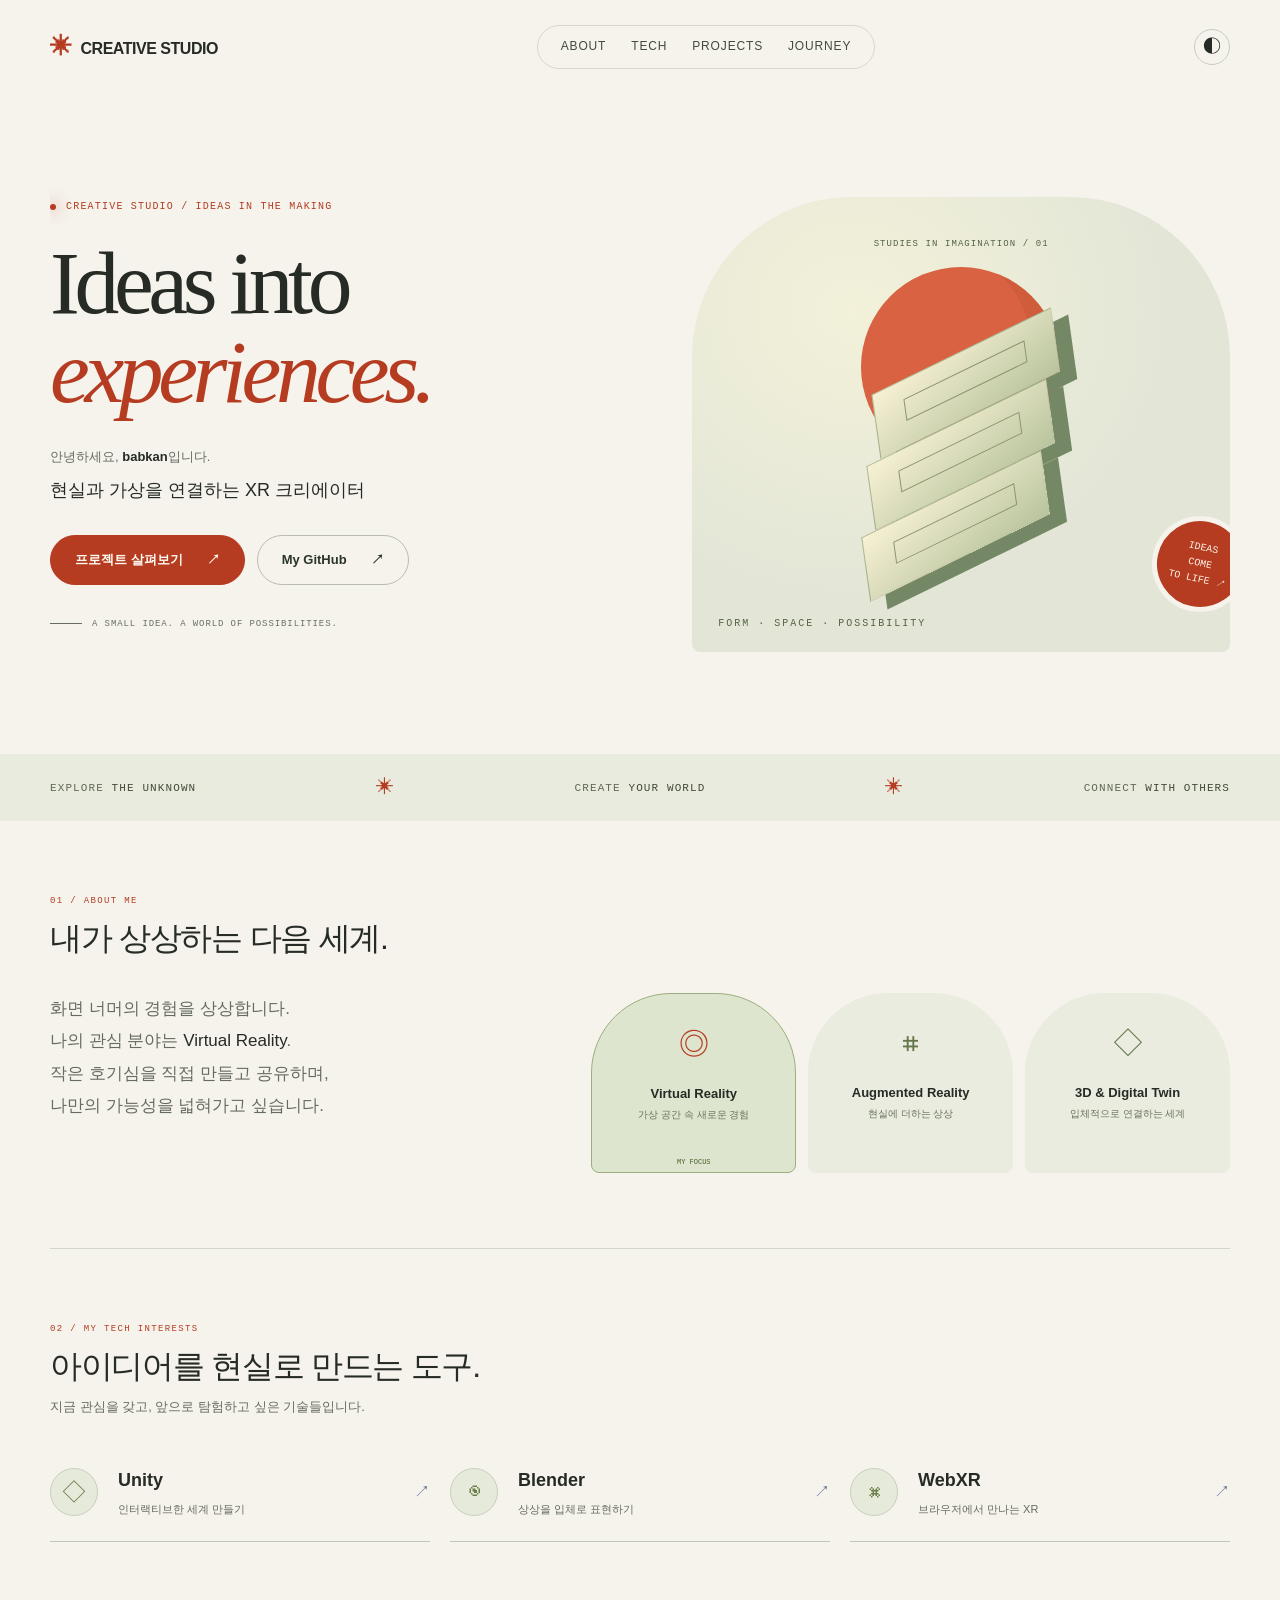
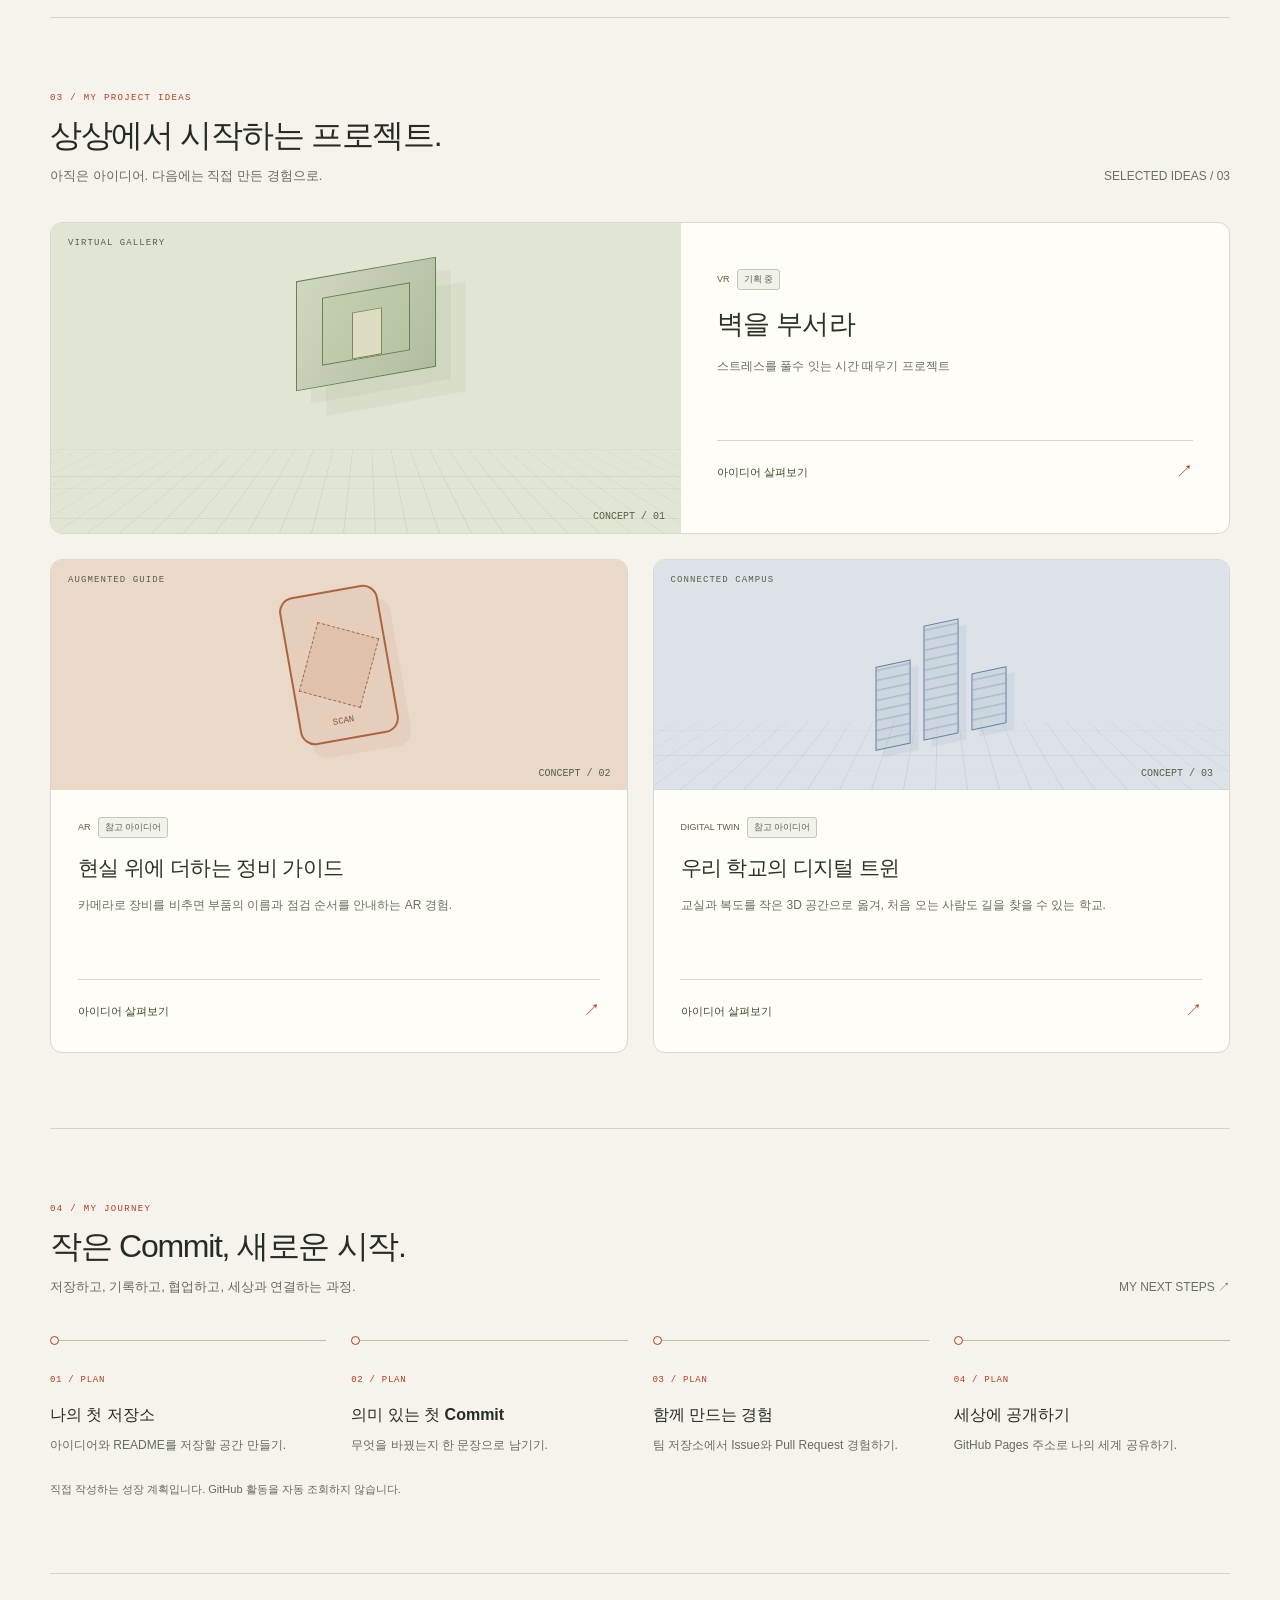
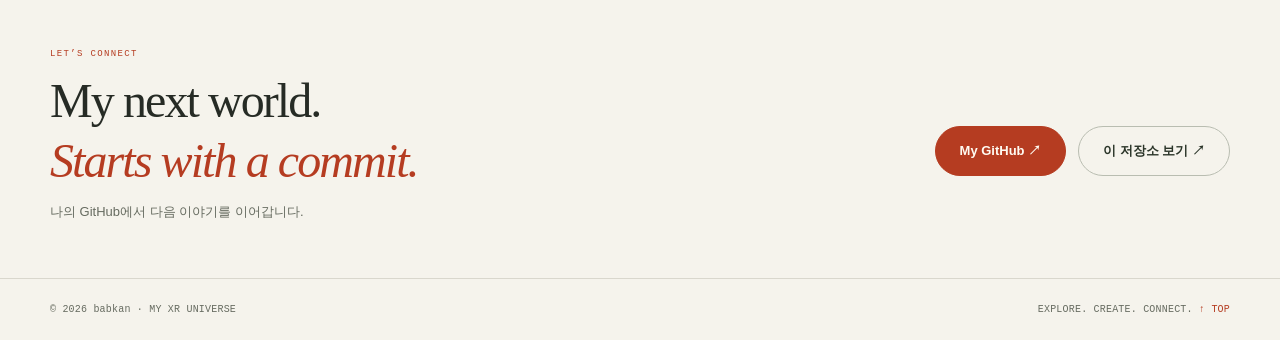
<file: templates/studio/index.html>
<!DOCTYPE html>
<html lang="ko">
<head>
<meta charset="UTF-8">
<meta name="viewport" content="width=device-width, initial-scale=1">
<title>Creative Studio | XR Portfolio</title>
<meta name="description" content="상상을 만들고 공유하는 XR 크리에이터의 포트폴리오">
<meta name="theme-color" content="#f5f3ec">
<script>
// ===== 학생 수정 영역: 아래 6개 항목만 바꾸세요 =====
// 따옴표와 쉼표는 남겨두세요. 실명·연락처 대신 닉네임을 사용합니다.
const MY_PROFILE = {
  // ① 나의 닉네임
  nickname: "babkan",
  // ② 한 줄 자기소개
  tagline: "현실과 가상을 연결하는 XR 크리에이터",
  // ③ 관심 분야: "VR", "AR", "3D" 중 하나
  focus: "VR",
  // ④ 관심 있는 기술 3가지
  tech: ["Unity", "Blender", "WebXR"],
  // ⑤ 만들고 싶은 프로젝트: 제목, 설명, 현재 상태
  project: {
    title: "벽을 부서라",
    description: "스트레스를 풀수 잇는 시간 때우기 프로젝트",
    status: "기획 중"
  },
  // ⑥ 나의 GitHub 사용자명 (주소 전체가 아니라 아이디만)
  githubUsername: "babkan18"
};
// ===== 필수 수정 끝! 아래 코드는 그대로 사용하세요 =====
</script>
<style>

:root{--bg:#080e1d;--panel:#10192c;--line:#253148;--text:#f0f4ff;--muted:#a1afc6;--accent:#73f4de;--violet:#a594ff;--glow:rgba(115,244,222,.16);--max:1180px;color-scheme:dark}
*{box-sizing:border-box}html{scroll-behavior:smooth;scroll-padding-top:100px}body{margin:0;background:var(--bg);color:var(--text);font-family:Inter,'Segoe UI','Noto Sans KR',Arial,sans-serif;line-height:1.65}button,a{-webkit-tap-highlight-color:transparent}a{color:inherit;text-decoration:none}button{font:inherit;color:inherit;cursor:pointer}button:disabled{cursor:default}a:focus-visible,button:focus-visible{outline:3px solid var(--accent);outline-offset:6px}::selection{background:var(--accent);color:var(--bg)}.wrap{width:min(var(--max),calc(100% - 96px));margin:auto}.skip{position:fixed;top:-80px;left:20px;background:var(--accent);color:#080e1d;padding:12px;z-index:100}.skip:focus{top:12px}header{position:sticky;top:0;z-index:20;border-bottom:1px solid #26304688;background:#080e1dee;backdrop-filter:blur(18px)}.nav{display:flex;align-items:center;justify-content:space-between;height:82px;gap:24px}.brand{font-size:16px;font-weight:800;letter-spacing:.08em;white-space:nowrap}.brand b{color:var(--accent);margin-right:9px;font-size:22px}.navlinks{display:flex;align-items:center;gap:28px;font-size:12px;letter-spacing:.07em;color:var(--muted)}.navlinks a:hover{color:var(--accent)}.nav-end{display:flex;align-items:center;gap:14px}.theme{background:transparent;border:1px solid var(--line);border-radius:50%;width:36px;height:36px;font-size:18px}.theme:hover{border-color:var(--accent)}.menu{display:none;background:none;border:1px solid var(--line);padding:7px 12px;border-radius:5px}.hero{min-height:660px;position:relative;display:grid;grid-template-columns:1.04fr 1fr;align-items:center;gap:20px;padding-top:65px;padding-bottom:65px}.eyebrow{font:11px/1.5 ui-monospace,monospace;letter-spacing:.16em;text-transform:uppercase;color:var(--accent);display:flex;align-items:center;gap:10px}.dot{display:inline-block;width:6px;height:6px;border-radius:50%;background:var(--accent);box-shadow:0 0 15px var(--accent)}.hero h1{font-size:clamp(62px,7.5vw,100px);letter-spacing:-.065em;line-height:1.01;margin:26px 0 26px;font-weight:850}.hero h1 span{display:block;color:var(--accent)}.intro{font-size:14px;color:var(--muted);margin:0 0 7px}.intro strong{color:var(--text);font-weight:600;overflow-wrap:anywhere}.tagline{font-size:20px;max-width:440px;line-height:1.7;word-break:keep-all;overflow-wrap:anywhere;margin:0}.actions{display:flex;flex-wrap:wrap;gap:13px;margin-top:30px}.btn{display:inline-flex;align-items:center;justify-content:center;gap:24px;min-height:48px;padding:12px 22px;border:1px solid var(--line);border-radius:4px;font-size:13px;font-weight:650;background:transparent}.btn.primary{background:var(--accent);border-color:var(--accent);color:#081923}.btn:hover{transform:translateY(-2px);border-color:var(--accent)}.hero-caption{display:flex;align-items:center;gap:10px;color:var(--muted);font:10px ui-monospace,monospace;margin-top:34px;letter-spacing:.12em}.hero-caption i{width:32px;height:1px;background:var(--muted)}
.visual{position:relative;height:490px;isolation:isolate;background:radial-gradient(ellipse at 50% 50%,#243a5855,transparent 68%)}.visual:before{content:'';position:absolute;inset:0;background-image:linear-gradient(#53658918 1px,transparent 1px),linear-gradient(90deg,#53658918 1px,transparent 1px);background-size:42px 42px;mask-image:radial-gradient(ellipse,#000,transparent 70%)}.orb{width:275px;height:275px;position:absolute;top:94px;left:50%;margin-left:-137px;border:1px solid #78ffdf88;border-radius:50%;background:radial-gradient(circle at 27% 23%,#a9fff037,#1e8f8612 35%,#7170ff17 65%,#9384fa43);box-shadow:inset -18px -10px 50px #7063ed30,inset 12px 5px 45px #9fffdf22,0 0 75px #6598d218;animation:float 7s ease-in-out infinite}.meridian{position:absolute;inset:0;border:1px solid #8affdf65;border-radius:50%}.meridian:nth-child(1){transform:rotateY(35deg)}.meridian:nth-child(2){transform:rotateY(65deg)}.meridian:nth-child(3){transform:rotateX(35deg)}.meridian:nth-child(4){transform:rotateX(65deg)}.meridian:nth-child(5){transform:rotate(45deg) rotateY(65deg)}.meridian:nth-child(6){transform:rotate(-45deg) rotateY(65deg)}.orbit{position:absolute;left:50%;top:50%;width:390px;height:390px;margin:-195px;border:1px solid #b4a5ff88;border-radius:50%;transform:rotate(-30deg) scaleY(.35);box-shadow:0 0 12px #aaa0ff10}.orbit.second{transform:rotate(52deg) scaleY(.4);border-color:#6bf1de66}.orbit:after{content:'';position:absolute;left:50px;top:55px;width:11px;height:11px;border-radius:50%;background:var(--accent);box-shadow:0 0 18px var(--accent)}.orb-core{position:absolute;inset:70px;display:grid;place-content:center;text-align:center;font-weight:300;font-size:65px;letter-spacing:-.06em;text-shadow:0 0 25px #ffffff44}.orb-core small{font:9px ui-monospace,monospace;letter-spacing:.3em;color:#c7d4e6}.floating{position:absolute;border:1px solid #41506c;background:#101a2ce6;padding:11px 15px;border-radius:5px;box-shadow:0 12px 30px #0004;font:10px ui-monospace,monospace;letter-spacing:.08em}.float-a{top:70px;right:0;transform:rotate(5deg);color:var(--accent)}.float-b{bottom:85px;left:0;transform:rotate(-6deg);color:var(--violet)}.coordinate{position:absolute;bottom:22px;right:8px;font:9px ui-monospace,monospace;letter-spacing:.12em;color:#7687a6}.cross{position:absolute;font:22px monospace;color:#637294}.cross.one{top:12px;left:15px}.cross.two{bottom:30px;right:12px}.ribbon{border-top:1px solid var(--line);border-bottom:1px solid var(--line);padding:23px 0}.ribbon .wrap{display:flex;justify-content:space-between;align-items:center;gap:15px;font:11px ui-monospace,monospace;letter-spacing:.17em;color:var(--muted)}.ribbon b{color:var(--accent);font-weight:400}.ribbon .star{color:var(--violet);font-size:18px}.section{padding:90px 0;border-bottom:1px solid var(--line)}.section-top{display:flex;align-items:flex-end;justify-content:space-between;gap:25px;margin-bottom:35px}.section-id{font:10px ui-monospace,monospace;letter-spacing:.15em;color:var(--accent);margin-bottom:12px}h2{font-size:36px;letter-spacing:-.04em;line-height:1.25;margin:0;font-weight:650}.section-sub{font-size:13px;color:var(--muted);margin:10px 0 0;word-break:keep-all}.text-link{font-size:12px;white-space:nowrap;color:var(--muted)}.text-link:hover{color:var(--accent)}.about-layout{display:grid;grid-template-columns:.85fr 1.5fr;gap:65px}.about-copy{font-size:17px;line-height:1.9;color:var(--muted);word-break:keep-all;margin:0}.about-copy em{font-style:normal;color:var(--text)}.focus-grid{display:grid;grid-template-columns:repeat(3,1fr);gap:12px}.focus-card{border:1px solid var(--line);border-radius:5px;min-height:155px;padding:23px 18px;background:#10182a66;position:relative}.focus-card.active{border-color:var(--accent);background:linear-gradient(150deg,var(--glow),#10182a)}.focus-symbol{font:30px/1 ui-monospace,monospace;color:var(--muted);margin-bottom:22px}.active .focus-symbol{color:var(--accent)}.focus-card h3{margin:0;font-size:13px}.focus-card p{margin:3px 0 0;color:var(--muted);font-size:10px}.focus-label{position:absolute;right:10px;top:10px;font:8px ui-monospace,monospace;color:var(--accent)}.tech-row{display:grid;grid-template-columns:repeat(3,1fr);gap:20px}.tech-item{display:flex;align-items:center;gap:20px;border-bottom:1px solid #38465e;padding:14px 0 23px;min-width:0}.tech-icon{flex:0 0 48px;height:48px;background:#182337;border:1px solid #33415b;display:grid;place-items:center;font:24px ui-monospace,monospace;color:var(--violet);border-radius:10px}.tech-item h3{font-size:18px;margin:0;overflow-wrap:anywhere}.tech-item p{font-size:11px;margin:4px 0 0;color:var(--muted)}.tech-item .arrow{margin-left:auto;color:#667691}.projects{display:grid;grid-template-columns:repeat(3,1fr);gap:22px}.project{border:1px solid var(--line);background:#0f1727;border-radius:7px;overflow:hidden;min-width:0}.project:hover{border-color:#6b7d9d}.project-art{height:210px;position:relative;overflow:hidden;background:radial-gradient(ellipse at 50% 80%,#2b636d55,transparent 80%),#121e2a}.art-grid{position:absolute;inset:30% -40% -70%;background-image:linear-gradient(#7cd9da35 1px,transparent 1px),linear-gradient(90deg,#7cd9da35 1px,transparent 1px);background-size:32px 32px;transform:perspective(250px) rotateX(50deg)}.room{position:absolute;left:50%;top:46px;width:140px;height:110px;transform:translateX(-50%) skewY(-10deg);border:1px solid #83fae2;background:linear-gradient(120deg,#65e3d211,#63f1d255);box-shadow:15px 15px 0 #6ee8de10,30px 30px 0 #6ee8de08}.room:before{content:'';position:absolute;inset:20px 25px;border:1px solid #9effe7;background:#9effe722;box-shadow:0 0 30px #73f4de30}.room:after{content:'';position:absolute;top:40px;left:55px;width:28px;height:45px;background:#a6ffed55;border:1px solid #a6ffed}.art-label{position:absolute;left:17px;top:15px;font:9px ui-monospace,monospace;letter-spacing:.12em;color:#b6c9d4}.art-number{position:absolute;bottom:11px;right:16px;font:10px ui-monospace,monospace;color:#90a1bc}.art-ar{background:radial-gradient(ellipse at 50% 70%,#6c419155,transparent 80%),#1a162e}.scanner{position:absolute;left:50%;top:30px;transform:translateX(-50%) rotate(-10deg);width:100px;height:150px;border:2px solid #aa91f8;border-radius:15px;background:linear-gradient(135deg,#8564cf11,#aa91f833);box-shadow:10px 15px 0 #a38aff09}.scanner:before{content:'';position:absolute;inset:37px 16px;border:1px dashed #d7c8ff;transform:rotate(25deg);background:#b39cf522}.scanner:after{content:'SCAN';position:absolute;bottom:12px;left:32px;font:9px monospace;color:#d7c8ff}.art-twin{background:radial-gradient(ellipse at 50% 70%,#344aa255,transparent 80%),#11192f}.city{position:absolute;left:50%;top:62px;display:flex;align-items:flex-end;gap:13px;transform:translateX(-50%) skewY(-12deg)}.city i{display:block;width:35px;height:84px;border:1px solid #89b8ff;background:repeating-linear-gradient(0deg,#7b9df322 0 8px,#91b8ff77 9px 10px);box-shadow:8px 8px 0 #8796ff22}.city i:nth-child(2){height:115px}.city i:nth-child(3){height:57px}.project-body{padding:24px}.project-meta{display:flex;align-items:center;gap:7px;font-size:9px;color:var(--accent);margin-bottom:14px}.badge{border:1px solid #3e4e68;border-radius:3px;padding:2px 6px;color:#c1cbe0}.project h3{font-size:19px;letter-spacing:-.03em;margin:0 0 12px;overflow-wrap:anywhere;line-height:1.5}.project p{font-size:12px;line-height:1.8;color:var(--muted);margin:0;min-height:64px;overflow-wrap:anywhere}.project button{display:flex;align-items:center;justify-content:space-between;width:100%;border:none;background:transparent;border-top:1px solid var(--line);padding:17px 0 0;margin-top:20px;font-size:11px}.project button span{color:var(--accent);font-size:17px}.journey{display:grid;grid-template-columns:repeat(4,1fr);gap:25px;margin-top:42px}.step{border-top:1px solid #38465e;padding-top:23px;position:relative}.step:before{content:'';width:7px;height:7px;background:var(--bg);border:1px solid var(--accent);border-radius:50%;position:absolute;top:-5px;left:0}.step small{font:9px ui-monospace,monospace;color:var(--accent);letter-spacing:.08em}.step h3{font-size:16px;margin:12px 0 8px}.step p{font-size:12px;color:var(--muted);margin:0}.journey-note{margin:24px 0 0;font-size:11px;color:var(--muted)}.connect{padding:75px 0 55px;display:flex;justify-content:space-between;align-items:center;gap:30px}.connect h2{font-size:42px}.connect h2 span{color:var(--accent)}footer{padding:25px 0;border-top:1px solid var(--line)}.footer-inner{display:flex;justify-content:space-between;gap:20px;color:var(--muted);font:10px ui-monospace,monospace;letter-spacing:.08em}.footer-inner a{color:var(--accent)}dialog{width:min(540px,calc(100% - 32px));padding:34px;border:1px solid #52617c;border-radius:12px;background:#111b2e;color:var(--text);box-shadow:0 25px 120px #000a}dialog::backdrop{background:#030713c9;backdrop-filter:blur(6px)}dialog h2{font-size:26px;overflow-wrap:anywhere;margin:15px 0}dialog p{color:var(--muted);font-size:14px;overflow-wrap:anywhere}.dialog-close{float:right;background:none;border:1px solid var(--line);width:36px;height:36px;border-radius:50%;font-size:20px}.dialog-kicker{color:var(--accent);font:10px monospace;letter-spacing:.1em}.toast{position:fixed;bottom:24px;left:50%;transform:translateX(-50%);z-index:50;background:#e8fff9;color:#102823;padding:12px 20px;border-radius:6px;font-size:13px;max-width:calc(100% - 32px);box-shadow:0 8px 30px #0006}.toast:empty{display:none}noscript{display:block;padding:20px;color:#ffd59c;border:1px solid #a97c41}.theme-violet{--accent:#beacff;--violet:#73f4de;--glow:rgba(190,172,255,.16)}.theme-sunset{--accent:#ffc797;--violet:#f89cc7;--glow:rgba(255,199,151,.16)}@keyframes float{0%,100%{transform:translateY(0) rotate(-8deg)}50%{transform:translateY(-15px) rotate(4deg)}}
@media(min-width:1500px){.hero{min-height:720px}}@media(max-width:1000px){.wrap{width:calc(100% - 56px)}.navlinks{gap:17px}.hero{min-height:610px}.hero h1{font-size:76px}.visual{transform:scale(.88);transform-origin:center}.about-layout{gap:30px;grid-template-columns:1fr 1.4fr}.project-body{padding:18px}.project h3{font-size:17px}.tagline{font-size:18px}}
@media(max-width:760px){.wrap{width:calc(100% - 40px)}.nav{height:68px;gap:8px}.brand{font-size:13px}.brand b{font-size:19px}.menu{display:block;font-size:11px;white-space:nowrap;flex-shrink:0}.navlinks{display:none;position:absolute;top:68px;left:0;right:0;background:#0c1425;padding:22px;flex-wrap:wrap;border-bottom:1px solid var(--line)}.navlinks.open{display:flex}.hero{grid-template-columns:1fr;padding-top:48px;padding-bottom:20px;gap:0;min-height:auto}.hero h1{font-size:clamp(54px,17vw,94px);margin:24px 0}.tagline{max-width:440px;font-size:18px}.visual{height:380px;overflow:hidden;transform:scale(.88);width:100%;max-width:480px;justify-self:center;margin-top:5px}.orb{top:45px}.float-a{top:28px;right:2px}.float-b{bottom:45px;left:0}.coordinate{bottom:0}.ribbon .wrap{font-size:8px;letter-spacing:.09em}.ribbon .star{font-size:14px}.ribbon .last{display:none}.section{padding:57px 0}.section-top{align-items:flex-start;gap:15px}h2{font-size:29px}.about-layout{grid-template-columns:1fr;gap:24px}.about-copy{font-size:15px}.focus-grid{gap:8px}.focus-card{padding:21px 11px;min-height:147px}.focus-card h3{font-size:11px}.focus-card p{font-size:9px}.focus-label{font-size:7px}.tech-row{grid-template-columns:1fr;gap:6px}.tech-item{padding:15px 0}.projects{grid-template-columns:1fr;gap:22px}.project-art{height:230px}.project-body{padding:24px}.project h3{font-size:21px}.project p{font-size:13px;min-height:0}.project button{font-size:13px}.journey{grid-template-columns:1fr 1fr;row-gap:32px}.connect{flex-direction:column;align-items:flex-start;padding:55px 0}.connect h2{font-size:36px}.footer-inner{font-size:9px;flex-wrap:wrap}.text-link{font-size:10px}.theme{width:32px;height:32px}.nav-end{gap:9px}}
@media(prefers-reduced-motion:reduce){html{scroll-behavior:auto}*,*:before,*:after{animation:none!important;transition:none!important}.btn:hover{transform:none}}


/* DESIGN 02 — CREATIVE STUDIO */
:root{--bg:#f5f3ec;--panel:#fffdf7;--line:#d9d7cd;--text:#262b25;--muted:#666b60;--accent:#b53c21;--violet:#687a4a;--glow:#b53c2112;color-scheme:light}
body{font-family:'Segoe UI',Arial,'Noto Sans KR',sans-serif;background:var(--bg)}header{background:#f5f3ecf2;border-bottom:none}.nav{height:94px}.brand{letter-spacing:-.03em}.brand b{color:var(--accent)}.navlinks{padding:11px 23px;border:1px solid #d6d8ca;border-radius:50px;color:#424a3e;gap:25px}.theme{border-color:#c5cbbb}.hero{grid-template-columns:1.12fr 1fr;min-height:660px;padding-top:45px;padding-bottom:65px;gap:40px}.eyebrow{letter-spacing:.12em;color:var(--accent);font-size:10px}.hero h1{font-family:Georgia,'Times New Roman',serif;font-weight:400;line-height:.99;font-size:clamp(66px,7vw,94px);letter-spacing:-.06em;margin:25px 0 30px}.hero h1 span{font-style:italic;color:var(--accent)}.intro{font-size:13px}.tagline{font-size:18px;max-width:380px}.actions{gap:12px}.btn{border-radius:50px;padding:13px 24px;border-color:#b9bdb1;color:#2b3529;min-height:48px}.btn.primary{color:#fffaf1;background:var(--accent)}.btn:hover{box-shadow:0 5px 0 #27351e11}.hero-caption{font-size:9px;letter-spacing:.1em;color:#69715f}.visual{background:#e3e6d7;height:455px;border-radius:160px 160px 8px 8px;transform:none;margin-top:20px;overflow:visible}.visual:before{display:none}.studio-poster{position:absolute;inset:0;overflow:hidden;border-radius:inherit;background:radial-gradient(ellipse at 30% 25%,#fff9db90,transparent 60%)}.poster-sun{position:absolute;width:200px;height:200px;border-radius:50%;background:#d86241;top:70px;left:50%;transform:translateX(-50%);box-shadow:inset -30px -20px 0 #963c1a25}.sculpture{position:absolute;left:50%;top:155px;transform:translateX(-50%) rotate(-8deg);height:210px;width:190px;perspective:700px;animation:studio-float 8s ease-in-out infinite}.slab{position:absolute;left:0;width:190px;height:65px;background:linear-gradient(160deg,#f7f1d4,#b9c49e);border:1px solid #6f805c55;transform:skewY(-18deg);box-shadow:16px 15px 0 #748865}.slab:nth-child(1){top:0;left:15px}.slab:nth-child(2){top:70px;left:0}.slab:nth-child(3){top:140px;left:-15px}.slab:after{content:'';position:absolute;left:30px;right:30px;top:18px;height:20px;border:1px solid #8b956e}.poster-text{position:absolute;bottom:23px;left:26px;font:10px ui-monospace,monospace;letter-spacing:.2em;color:#546342}.poster-title{position:absolute;top:33px;left:32px;font:10px ui-monospace,monospace;color:#546342;letter-spacing:.12em}.studio-sticker{position:absolute;right:-18px;bottom:40px;border-radius:50%;width:96px;height:96px;display:grid;place-content:center;text-align:center;color:#fbf5e6;background:#b53c21;font:10px/1.6 ui-monospace,monospace;transform:rotate(12deg);border:5px solid #f5f3ec}.ribbon{background:#e9ebdf;border:none}.ribbon .wrap{color:#606856;letter-spacing:.1em}.ribbon b{color:#414a35}.ribbon .star{color:var(--accent)}.section{padding:75px 0;border-color:#d2d6c8}.section-id{font-size:9px}.section h2{font-size:32px;font-weight:500;letter-spacing:-.04em}.about-layout{grid-template-columns:1fr 1.3fr;gap:50px}.focus-card{border:0;background:#e9ecdf;border-radius:80px 80px 8px 8px;min-height:180px;padding:37px 18px 20px;text-align:center}.focus-card.active{background:#dee5ce;border:1px solid #9cae7f}.focus-label{top:auto;bottom:6px;right:0;left:0;font-size:7px;color:#465e29}.focus-symbol{color:#65774b}.focus-card.active .focus-symbol{color:var(--accent)}.focus-card p{color:#68735c}.tech-item{border-bottom-color:#bfc8b3}.tech-icon{background:#e6eadb;border-color:#c7d0b9;color:#6a7e48;border-radius:50%}.projects{grid-template-columns:1fr 1fr;gap:25px}.project{background:#fffdf7;border-color:#d6d9cb;border-radius:12px}.project:first-child{grid-column:span 2;display:grid;grid-template-columns:1.15fr 1fr;align-items:center}.project:first-child .project-art{height:310px}.project:first-child .project-body{padding:36px}.project:first-child h3{font-size:27px}.project-body{padding:27px}.project h3{font-size:21px;color:#2a3526;font-weight:550}.project-meta{color:#675b43}.badge{color:#57634b;border-color:#c1c8b8;background:#f1f2e9}.project p{color:#69705f}.project-art{background:#e1e5d4;height:230px}.art-grid{background-image:linear-gradient(#7d91692a 1px,transparent 1px),linear-gradient(90deg,#7d91692a 1px,transparent 1px)}.room{border-color:#688155;background:linear-gradient(120deg,#8da27033,#697e5166);box-shadow:15px 15px 0 #65864e12,30px 30px 0 #65864e12}.room:before{border-color:#6e805a;background:#b7c79f66;box-shadow:none}.room:after{background:#dedcc3;border-color:#7c895d}.art-label,.art-number{color:#526344}.art-ar{background:#ead8c9}.scanner{border-color:#aa6540;background:#c48b6022;box-shadow:10px 15px 0 #9d673d12}.scanner:before{border-color:#a26c4c;background:#b76f4a22}.scanner:after{color:#875538}.art-twin{background:#dce2e8}.city i{border-color:#647e99;background:repeating-linear-gradient(0deg,#708cac22 0 8px,#708cac77 9px 10px);box-shadow:8px 8px 0 #8796bb22}.project button{color:#3d4a32}.step{border-color:#b7c2a7}.step h3{font-weight:550}.connect h2{font-family:Georgia,serif;font-weight:400;font-size:48px;letter-spacing:-.04em}.connect h2 span{font-style:italic}.footer-inner{letter-spacing:.02em}.text-link{color:#68735c}dialog{background:#fbfaf4;border-color:#aeb99f;color:#293623;box-shadow:0 25px 80px #22301a44}dialog::backdrop{background:#28332280}.toast{background:#263d28;color:#f4f8ed}.theme-violet{--accent:#386446;--violet:#b53c21;--glow:#38644612}.theme-sunset{--accent:#315ca3;--violet:#687a4a;--glow:#315ca312}
@keyframes studio-float{0%,100%{transform:translateX(-50%) translateY(0) rotate(-8deg)}50%{transform:translateX(-50%) translateY(-12px) rotate(-3deg)}}
@media(max-width:1000px){.hero{gap:30px}.hero h1{font-size:73px}.visual{height:430px}.navlinks{gap:15px;padding:10px 16px}.about-layout{gap:25px}.studio-sticker{right:-7px}}
@media(max-width:760px){.nav{height:72px}.navlinks{top:72px;border-radius:0;background:#f3f3e9;border-color:#d1d8c6;padding:20px}.hero{grid-template-columns:1fr;padding-top:35px;gap:20px;min-height:auto;padding-bottom:40px}.hero h1{font-size:clamp(54px,14.5vw,83px);margin:24px 0}.visual{height:380px;max-width:410px;width:calc(100% - 16px);margin-top:0;transform:none;border-radius:150px 150px 8px 8px}.sculpture{top:120px;transform:translateX(-50%) scale(.85) rotate(-8deg);animation:none}.poster-sun{top:55px;width:175px;height:175px}.studio-sticker{bottom:15px;width:78px;height:78px;right:-10px}.section{padding:55px 0}.section h2{font-size:28px}.about-layout{grid-template-columns:1fr;gap:25px}.focus-card{padding:32px 8px 24px;min-height:165px}.focus-card h3{font-size:10px}.projects{grid-template-columns:1fr}.project:first-child{grid-column:auto;display:block}.project:first-child .project-art{height:230px}.project:first-child .project-body{padding:24px}.project:first-child h3{font-size:21px}.connect h2{font-size:38px}.brand{font-size:13px}.ribbon .wrap{font-size:8px}}


.hero{overflow:clip}

.poster-title{left:50%;top:42px;transform:translateX(-50%);white-space:nowrap;font-size:9px}@media(max-width:760px){.poster-title{font-size:7px;letter-spacing:.08em}}
</style>
</head>
<body>

<a class="skip" href="#main">본문으로 바로가기</a>
<header><div class="wrap nav"><a class="brand" href="#main" aria-label="MY XR UNIVERSE 홈"><b>✳</b>CREATIVE STUDIO</a><nav class="navlinks" id="navigation" aria-label="주요 메뉴"><a href="#about">ABOUT</a><a href="#tech">TECH</a><a href="#projects">PROJECTS</a><a href="#journey">JOURNEY</a></nav><div class="nav-end"><button class="theme" id="theme" aria-label="색상 테마 변경: 현재 테라코타" title="색상 테마 변경">◐</button><button class="menu" id="menu" aria-controls="navigation" aria-expanded="false">메뉴 +</button></div></div></header>
<main id="main"><noscript>이 포트폴리오는 JavaScript를 켜야 개인화된 내용과 프로젝트 상세 보기를 사용할 수 있습니다.</noscript>
<section class="hero wrap" aria-labelledby="hero-title"><div><div class="eyebrow"><i class="dot"></i>CREATIVE STUDIO / IDEAS IN THE MAKING</div><h1 id="hero-title">Ideas into<br><span>experiences.</span></h1><p class="intro">안녕하세요, <strong id="nickname">XR Explorer</strong>입니다.</p><p class="tagline" id="tagline">현실과 가상을 연결하는 XR 크리에이터</p><div class="actions"><a class="btn primary" href="#projects">프로젝트 살펴보기 <span>↗</span></a><a class="btn github-link" href="#connect">My GitHub <span>↗</span></a></div><div class="hero-caption"><i></i>A SMALL IDEA. A WORLD OF POSSIBILITIES.</div></div>
<div class="visual" role="img" aria-label="테라코타 색의 원과 쌓인 입체 조형물을 표현한 디자인 포스터"><div class="studio-poster"><span class="poster-title">STUDIES IN IMAGINATION / 01</span><div class="poster-sun"></div><div class="sculpture"><i class="slab"></i><i class="slab"></i><i class="slab"></i></div><span class="poster-text">FORM · SPACE · POSSIBILITY</span></div><div class="studio-sticker">IDEAS<br>COME<br>TO LIFE ↗</div></div></section>
<div class="ribbon" aria-hidden="true"><div class="wrap"><span>EXPLORE <b>THE UNKNOWN</b></span><span class="star">✳</span><span>CREATE <b>YOUR WORLD</b></span><span class="star">✳</span><span class="last">CONNECT <b>WITH OTHERS</b></span></div></div>
<section class="section wrap" id="about"><div class="section-top"><div><div class="section-id">01 / ABOUT ME</div><h2>내가 상상하는 다음 세계.</h2></div></div><div class="about-layout"><p class="about-copy">화면 너머의 경험을 상상합니다.<br>나의 관심 분야는 <em id="focus-name">Virtual Reality</em>.<br>작은 호기심을 직접 만들고 공유하며,<br>나만의 가능성을 넓혀가고 싶습니다.</p><div class="focus-grid"><article class="focus-card" data-focus="VR"><div class="focus-symbol">◎</div><h3>Virtual Reality</h3><p>가상 공간 속 새로운 경험</p></article><article class="focus-card" data-focus="AR"><div class="focus-symbol">⌗</div><h3>Augmented Reality</h3><p>현실에 더하는 상상</p></article><article class="focus-card" data-focus="3D"><div class="focus-symbol">◇</div><h3>3D & Digital Twin</h3><p>입체적으로 연결하는 세계</p></article></div></div></section>
<section class="section wrap" id="tech"><div class="section-top"><div><div class="section-id">02 / MY TECH INTERESTS</div><h2>아이디어를 현실로 만드는 도구.</h2><p class="section-sub">지금 관심을 갖고, 앞으로 탐험하고 싶은 기술들입니다.</p></div></div><div class="tech-row" id="tech-list"></div></section>
<section class="section wrap" id="projects"><div class="section-top"><div><div class="section-id">03 / MY PROJECT IDEAS</div><h2>상상에서 시작하는 프로젝트.</h2><p class="section-sub">아직은 아이디어. 다음에는 직접 만든 경험으로.</p></div><span class="text-link">SELECTED IDEAS / 03</span></div><div class="projects" id="project-list"></div></section>
<section class="section wrap" id="journey"><div class="section-top"><div><div class="section-id">04 / MY JOURNEY</div><h2>작은 Commit, 새로운 시작.</h2><p class="section-sub">저장하고, 기록하고, 협업하고, 세상과 연결하는 과정.</p></div><span class="text-link">MY NEXT STEPS ↗</span></div><div class="journey" id="journey-list"></div><p class="journey-note">직접 작성하는 성장 계획입니다. GitHub 활동을 자동 조회하지 않습니다.</p></section>
<section class="connect wrap" id="connect"><div><div class="section-id">LET’S CONNECT</div><h2>My next world.<br><span>Starts with a commit.</span></h2><p class="section-sub" id="github-note">나의 GitHub에서 다음 이야기를 이어갑니다.</p></div><div class="actions"><a class="btn primary github-link" href="#connect">My GitHub ↗</a><a class="btn repo-link" href="#connect">이 저장소 보기 ↗</a></div></section></main>
<footer><div class="wrap footer-inner"><span>© <span id="year"></span> <span id="footer-name">XR Explorer</span> · MY XR UNIVERSE</span><span>EXPLORE. CREATE. CONNECT. <a href="#main" aria-label="맨 위로">↑ TOP</a></span></div></footer>
<dialog id="project-dialog" aria-labelledby="dialog-title"><button class="dialog-close" id="close-dialog" aria-label="프로젝트 상세 닫기">×</button><div class="dialog-kicker" id="dialog-meta"></div><h2 id="dialog-title"></h2><p id="dialog-description"></p><p><strong>첫 번째 작은 실험</strong></p><p id="dialog-next"></p><p class="section-sub" id="dialog-note"></p><button class="btn" id="dialog-done">확인했어요 ↗</button></dialog>
<div class="toast" id="toast" role="status" aria-live="polite"></div>

<script>

(() => {
'use strict';
const $ = (id) => document.getElementById(id);
const raw = typeof MY_PROFILE === 'object' && MY_PROFILE ? MY_PROFILE : {};
const text = (v, fallback) => typeof v === 'string' && v.trim() ? v.trim() : fallback;
const nickname = text(raw.nickname, 'XR Explorer');
const focus = text(raw.focus,'VR').toUpperCase();
const kinds = {VR:'Virtual Reality',AR:'Augmented Reality','3D':'3D & Digital Twin','디지털 트윈':'3D & Digital Twin'};
$('nickname').textContent = $('footer-name').textContent = nickname;
$('tagline').textContent = text(raw.tagline,'현실과 가상을 연결하는 XR 크리에이터');
$('focus-name').textContent = kinds[focus] || text(raw.focus,'VR');
$('year').textContent = new Date().getFullYear();
document.title = nickname + ' | MY XR UNIVERSE';
document.querySelector('meta[name="description"]').content = nickname + ' — ' + $('tagline').textContent;
document.querySelectorAll('[data-focus]').forEach(card => {
  const active = card.dataset.focus === (focus === '디지털 트윈' ? '3D' : focus);
  card.classList.toggle('active',active);
  if(active){const label=document.createElement('span');label.className='focus-label';label.textContent='MY FOCUS';card.append(label);}
});
const toolsInfo = {Unity:['◇','인터랙티브한 세계 만들기'],Blender:['◉','상상을 입체로 표현하기'],WebXR:['⌘','브라우저에서 만나는 XR'],Python:['>_','데이터와 아이디어 연결하기'],'A-Frame':['△','웹에서 3D 공간 만들기']};
const tech = Array.isArray(raw.tech) && raw.tech.length ? raw.tech : ['Unity','Blender','WebXR'];
tech.slice(0,3).forEach((item)=>{const name=text(item,'새로운 기술');const info=toolsInfo[name]||['✧','앞으로 탐험할 관심 기술'];const el=document.createElement('article');el.className='tech-item';const icon=document.createElement('div');icon.className='tech-icon';icon.textContent=info[0];icon.setAttribute('aria-hidden','true');const copy=document.createElement('div');const h=document.createElement('h3');h.textContent=name;const p=document.createElement('p');p.textContent=info[1];copy.append(h,p);const arrow=document.createElement('span');arrow.className='arrow';arrow.textContent='↗';el.append(icon,copy,arrow);$('tech-list').append(el);});
const p = raw.project && typeof raw.project==='object' ? raw.project : {};
const projects = [
 {category:focus,title:text(p.title,'나만의 가상 학교 전시관'),description:text(p.description,'학생들의 작품을 가상 공간에 전시하는 프로젝트'),status:text(p.status,'기획 중'),note:'직접 작성한 프로젝트 아이디어입니다. 실제 제작 상태에 맞게 설명을 수정하세요.',next:'누가 사용할지 한 명을 정하고, 꼭 필요한 장면 하나를 스케치해 보세요.',art:'vr'},
 {category:'AR',title:'현실 위에 더하는 정비 가이드',description:'카메라로 장비를 비추면 부품의 이름과 점검 순서를 안내하는 AR 경험.',status:'참고 아이디어',note:'수업용 기본 예시입니다. 학생의 완성 작품이 아닙니다.',next:'안내할 장비 하나를 고르고, 화면에 표시할 정보 세 가지를 적어 보세요.',art:'ar'},
 {category:'DIGITAL TWIN',title:'우리 학교의 디지털 트윈',description:'교실과 복도를 작은 3D 공간으로 옮겨, 처음 오는 사람도 길을 찾을 수 있는 학교.',status:'참고 아이디어',note:'수업용 기본 예시입니다. 학생의 완성 작품이 아닙니다.',next:'교실 하나의 구조를 관찰하고, 기본 도형으로 표현해 보세요.',art:'twin'}
];
const arts={vr:'<div class="art-grid"></div><div class="room"></div>',ar:'<div class="scanner"></div>',twin:'<div class="art-grid"></div><div class="city"><i></i><i></i><i></i></div>'};
projects.forEach((project,i)=>{
const card=document.createElement('article');card.className='project';
const art=document.createElement('div');art.className='project-art art-'+project.art;art.setAttribute('aria-hidden','true');art.innerHTML=arts[project.art];const label=document.createElement('span');label.className='art-label';label.textContent=['VIRTUAL GALLERY','AUGMENTED GUIDE','CONNECTED CAMPUS'][i];const no=document.createElement('span');no.className='art-number';no.textContent='CONCEPT / 0'+(i+1);art.append(label,no);
const content=document.createElement('div');content.className='project-body';const meta=document.createElement('div');meta.className='project-meta';const cat=document.createElement('span');cat.textContent=project.category;const badge=document.createElement('span');badge.className='badge';badge.textContent=project.status;meta.append(cat,badge);const h=document.createElement('h3');h.textContent=project.title;const desc=document.createElement('p');desc.textContent=project.description;const button=document.createElement('button');button.type='button';button.textContent='아이디어 살펴보기';button.setAttribute('aria-label',project.title+' 상세 보기');const arrow=document.createElement('span');arrow.textContent='↗';button.append(arrow);button.addEventListener('click',()=>{ $('dialog-meta').textContent=project.category+' / '+project.status;$('dialog-title').textContent=project.title;$('dialog-description').textContent=project.description;$('dialog-next').textContent=project.next;$('dialog-note').textContent=project.note;$('project-dialog').showModal(); });content.append(meta,h,desc,button);card.append(art,content);$('project-list').append(card);
});
// 심화: 실제 수행한 뒤에만 label과 description을 성장 기록으로 수정하세요.
const journey = [
 {label:'01 / PLAN',title:'나의 첫 저장소',description:'아이디어와 README를 저장할 공간 만들기.'},
 {label:'02 / PLAN',title:'의미 있는 첫 Commit',description:'무엇을 바꿨는지 한 문장으로 남기기.'},
 {label:'03 / PLAN',title:'함께 만드는 경험',description:'팀 저장소에서 Issue와 Pull Request 경험하기.'},
 {label:'04 / PLAN',title:'세상에 공개하기',description:'GitHub Pages 주소로 나의 세계 공유하기.'}
];
journey.forEach(s=>{const item=document.createElement('article');item.className='step';const n=document.createElement('small');n.textContent=s.label;const h=document.createElement('h3');h.textContent=s.title;const p=document.createElement('p');p.textContent=s.description;item.append(n,h,p);$('journey-list').append(item);});
let toastTimer;
function toast(message){$('toast').textContent=message;clearTimeout(toastTimer);toastTimer=setTimeout(()=>$('toast').textContent='',5000);}
const username=text(raw.githubUsername,'');
const valid = /^(?!.*--)[a-z\d](?:[a-z\d-]{0,37}[a-z\d])?$/i.test(username) && username!=='my-github-id';
// 저장소 이름을 바꿨다면 아래 한 곳도 수정하세요. 기본 수업에서는 그대로 둡니다.
const REPOSITORY_NAME = 'my-xr-universe';
document.querySelectorAll('.github-link,.repo-link').forEach(a=>{
 if(valid){a.href='https://github.com/'+encodeURIComponent(username)+(a.classList.contains('repo-link')?'/'+encodeURIComponent(REPOSITORY_NAME):'');a.target='_blank';a.rel='noopener noreferrer';}
 else {a.href='#connect';a.addEventListener('click',(e)=>{e.preventDefault();toast('index.html 맨 위의 ⑥ GitHub 사용자명을 먼저 수정해 주세요.');});}
});
if(!valid) $('github-note').textContent='⑥ GitHub 사용자명을 바꾸면 나의 링크가 연결됩니다.';
const themeClasses=['','theme-violet','theme-sunset'];const themeNames=['테라코타','포레스트','코발트'];let themeIndex=0;
try { const saved=Number(localStorage.getItem('xr-theme-studio'));if(Number.isInteger(saved)&&saved>=0&&saved<3)themeIndex=saved;} catch(e){}
function applyTheme(){document.body.classList.remove('theme-violet','theme-sunset');if(themeClasses[themeIndex])document.body.classList.add(themeClasses[themeIndex]);$('theme').setAttribute('aria-label','색상 테마 변경: 현재 '+themeNames[themeIndex]);}
applyTheme();$('theme').addEventListener('click',()=>{themeIndex=(themeIndex+1)%3;applyTheme();try{localStorage.setItem('xr-theme-studio',String(themeIndex));}catch(e){}toast(themeNames[themeIndex]+' 테마로 변경했습니다.');});
$('menu').addEventListener('click',()=>{const open=$('menu').getAttribute('aria-expanded')!=='true';$('menu').setAttribute('aria-expanded',String(open));$('navigation').classList.toggle('open',open);});
$('navigation').querySelectorAll('a').forEach(a=>a.addEventListener('click',()=>{$('navigation').classList.remove('open');$('menu').setAttribute('aria-expanded','false');}));
const dialog=$('project-dialog');$('close-dialog').addEventListener('click',()=>dialog.close());$('dialog-done').addEventListener('click',()=>dialog.close());dialog.addEventListener('click',(e)=>{if(e.target===dialog){const r=dialog.getBoundingClientRect();if(e.clientX<r.left||e.clientX>r.right||e.clientY<r.top||e.clientY>r.bottom)dialog.close();}});
})();

</script>
</body>
</html>
</file>
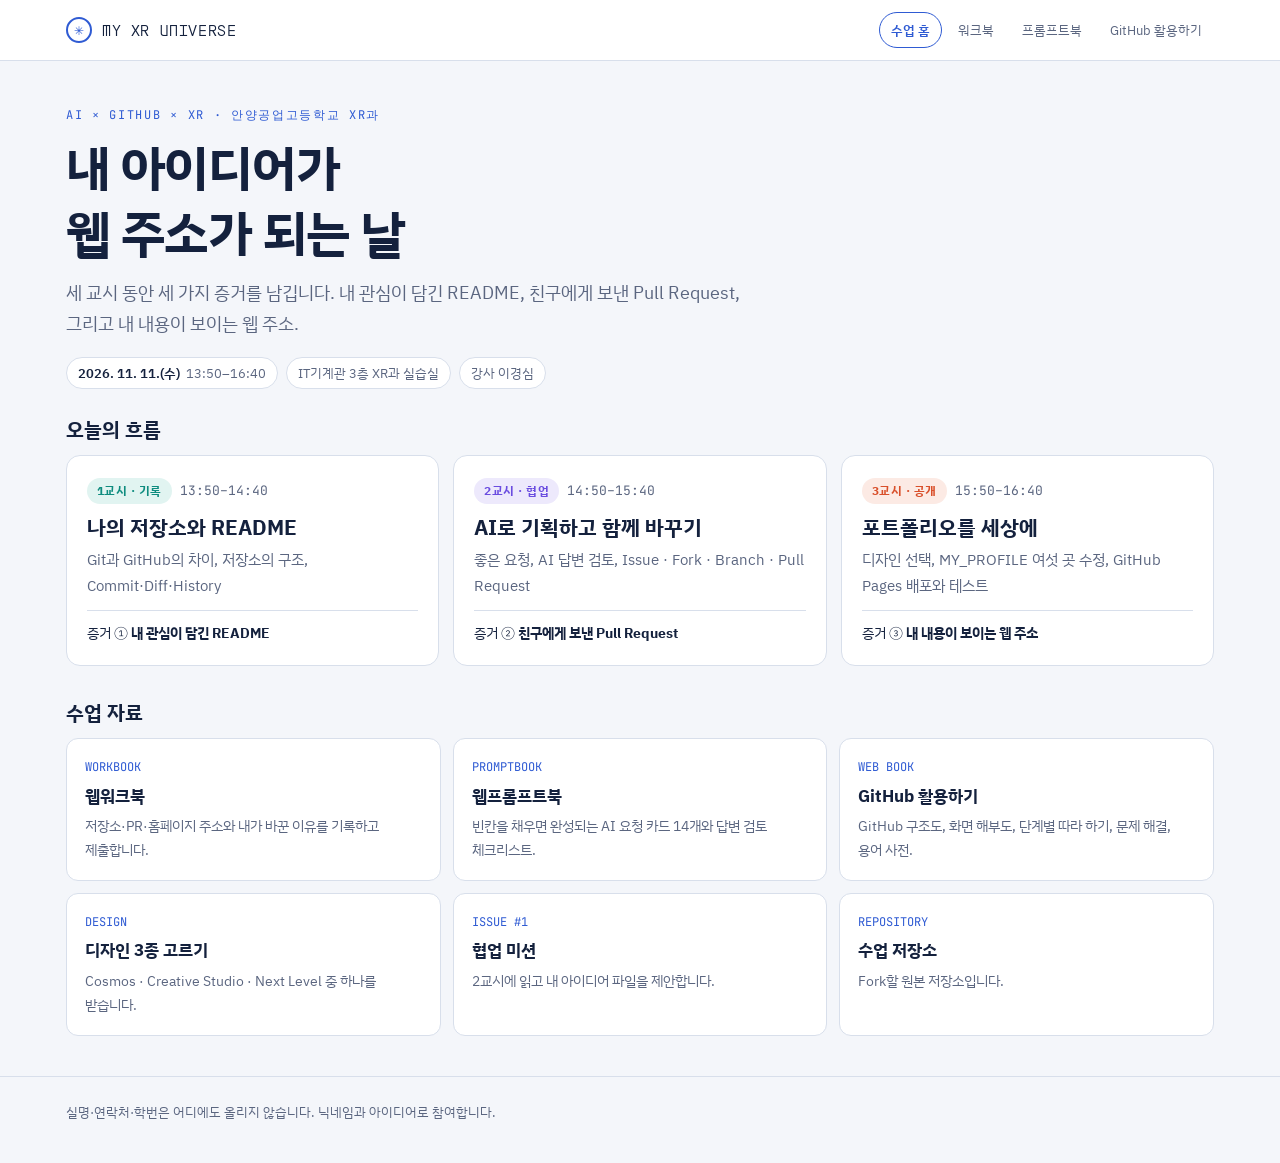
<file: course.html>
<!doctype html>
<html lang="ko">
<head>
<meta charset="utf-8">
<meta name="viewport" content="width=device-width, initial-scale=1, viewport-fit=cover">
<title>MY XR UNIVERSE 수업 홈</title>
<meta name="claude:viewport-fit-sides" content="cover">
<link rel="preconnect" href="https://fonts.googleapis.com">
<link rel="preconnect" href="https://fonts.gstatic.com" crossorigin>
<link rel="stylesheet" href="https://fonts.googleapis.com/css2?family=IBM+Plex+Sans+KR:wght@400;600;700&family=JetBrains+Mono:wght@400;600&family=Orbit&display=swap">
<style>
/* Layout: 왼쪽 미션 레일 + 오른쪽 노트 본문. 좁은 화면에서는 상단 칩 내비로 접힘 */
:root{
  --bg:#F4F6FA; --surface:#FFFFFF; --sunk:#EDF1F7; --ink:#14213D; --muted:#5B6680; --line:#D8DFEB;
  --p0:#2F5BD3; --p1:#0E8C7F; --p2:#6A4CE0; --p3:#D94F2A; --tch:#55607A;
  --p0-soft:#E6EDFC; --p1-soft:#E1F4F1; --p2-soft:#EDE9FC; --p3-soft:#FCEAE4;
  --add:#1A7F37; --add-soft:#DAFBE1; --del:#CF222E; --del-soft:#FFEBE9;
  --code-bg:#101A2E; --code-fg:#E4EAF5; --code-key:#7EE2D2; --code-str:#FFC98B; --code-pun:#9AA8C2;
  --focus:#2F5BD3;
  --f-display:"IBM Plex Sans KR","Apple SD Gothic Neo","Malgun Gothic",system-ui,sans-serif;
  --f-brand:"Orbit","IBM Plex Sans KR",system-ui,sans-serif;
  --f-body:"IBM Plex Sans KR","Apple SD Gothic Neo","Malgun Gothic",system-ui,sans-serif;
  --f-mono:"JetBrains Mono",ui-monospace,"Cascadia Mono",Consolas,monospace;
  --r:10px; --gap:20px;
}
@media (prefers-color-scheme: dark){:root:not([data-theme="light"]){
  --bg:#0C1322; --surface:#141E32; --sunk:#101929; --ink:#E7ECF6; --muted:#9AA6BE; --line:#26324A;
  --p0:#7FA4FF; --p1:#3FD0BE; --p2:#A895FF; --p3:#FF8D6B; --tch:#A2ADC4;
  --p0-soft:#1A2747; --p1-soft:#123331; --p2-soft:#231E45; --p3-soft:#3A2019;
  --add:#4AC26B; --add-soft:#12301C; --del:#FF7B72; --del-soft:#3A1719;
  --code-bg:#070D19; --focus:#7FA4FF; color-scheme:dark}}
:root[data-theme="dark"]{
  --bg:#0C1322; --surface:#141E32; --sunk:#101929; --ink:#E7ECF6; --muted:#9AA6BE; --line:#26324A;
  --p0:#7FA4FF; --p1:#3FD0BE; --p2:#A895FF; --p3:#FF8D6B; --tch:#A2ADC4;
  --p0-soft:#1A2747; --p1-soft:#123331; --p2-soft:#231E45; --p3-soft:#3A2019;
  --add:#4AC26B; --add-soft:#12301C; --del:#FF7B72; --del-soft:#3A1719;
  --code-bg:#070D19; --focus:#7FA4FF; color-scheme:dark}

*{box-sizing:border-box}
body{background:var(--bg);color:var(--ink);font:16px/1.7 var(--f-body);margin:0;-webkit-text-size-adjust:100%;word-break:keep-all;overflow-wrap:anywhere}
a{color:var(--p0)}
:focus-visible{outline:3px solid var(--focus);outline-offset:3px;border-radius:4px}
h1,h2,h3{line-height:1.3;text-wrap:balance;margin:0}
code,kbd,pre{font-family:var(--f-mono);font-size:.92em}
p code,li code,td code{background:var(--sunk);border:1px solid var(--line);padding:1px 6px;border-radius:5px}
.wrap{max-width:1180px;margin:0 auto;padding-left:max(16px,env(safe-area-inset-left,0px));padding-right:max(16px,env(safe-area-inset-right,0px))}

/* top bar */
.topbar{position:sticky;top:env(safe-area-inset-top,0px);z-index:20;background:var(--surface);border-bottom:1px solid var(--line)}
body::before{content:"";position:fixed;inset:0 0 auto;height:env(safe-area-inset-top,0px);z-index:21;background:var(--surface)}
.topbar .wrap{display:flex;align-items:center;gap:16px;min-height:60px;padding-block:8px;flex-wrap:wrap}
.brand{font-family:var(--f-brand);font-weight:400;letter-spacing:.04em;font-size:15px;text-decoration:none;color:var(--ink);display:flex;align-items:center;gap:10px;white-space:nowrap}
.brand i{width:26px;height:26px;border-radius:50%;border:2px solid var(--accent);display:grid;place-items:center;font-style:normal;font-size:12px;color:var(--accent)}
.books{display:flex;gap:4px;margin-left:auto;flex-wrap:wrap}
.books a{font-size:13px;text-decoration:none;color:var(--muted);padding:6px 11px;border-radius:999px;border:1px solid transparent}
.books a:hover{color:var(--ink);border-color:var(--line)}
.books a[aria-current="page"]{color:var(--accent);border-color:var(--accent);font-weight:600}

/* hero */
.hero{padding-block:44px 28px}
.eyebrow{font-family:var(--f-mono);font-size:12px;letter-spacing:.14em;text-transform:uppercase;color:var(--accent)}
.hero h1{font-family:var(--f-display);font-weight:700;font-size:clamp(30px,5vw,50px);letter-spacing:-.025em;margin:10px 0 12px}
.hero p.lead{font-size:18px;color:var(--muted);max-width:62ch;margin:0}
.meta-row{display:flex;flex-wrap:wrap;gap:8px;margin-top:18px}
.pill{display:inline-flex;align-items:center;gap:6px;font-size:13px;padding:4px 11px;border-radius:999px;background:var(--surface);border:1px solid var(--line);color:var(--muted)}
.pill b{color:var(--ink);font-weight:600}

/* period tags */
.tag{display:inline-flex;align-items:center;font-size:12px;font-weight:700;letter-spacing:.04em;padding:3px 10px;border-radius:999px;white-space:nowrap}
.t0{background:var(--p0-soft);color:var(--p0)} .t1{background:var(--p1-soft);color:var(--p1)}
.t2{background:var(--p2-soft);color:var(--p2)} .t3{background:var(--p3-soft);color:var(--p3)}

/* two-col shell */
.shell{display:grid;grid-template-columns:230px minmax(0,1fr);gap:36px;align-items:start;padding-block:8px 64px}
.rail{position:sticky;top:calc(env(safe-area-inset-top,0px) + 84px);display:flex;flex-direction:column;gap:2px}
.rail a{display:flex;align-items:center;gap:10px;text-decoration:none;color:var(--muted);font-size:14px;padding:8px 10px;border-radius:8px}
.rail a:hover{background:var(--surface);color:var(--ink)}
.rail a.on{background:var(--surface);color:var(--ink);font-weight:600;box-shadow:0 0 0 1px var(--line)}
.rail .dot{width:9px;height:9px;border-radius:50%;flex:none;background:var(--line)}
.rail .lbl{font-family:var(--f-mono);font-size:11px;letter-spacing:.1em;color:var(--muted);padding:14px 10px 6px;text-transform:uppercase}
main{min-width:0}

section.block{background:var(--surface);border:1px solid var(--line);border-radius:14px;padding:28px clamp(18px,3vw,34px);margin-bottom:22px;scroll-margin-top:90px}
.block-head{display:flex;align-items:flex-start;justify-content:space-between;gap:12px;flex-wrap:wrap;margin-bottom:6px}
.block h2{font-size:clamp(21px,2.6vw,26px)}
.block .goal{color:var(--muted);margin:6px 0 18px;max-width:68ch}
.block h3{font-size:17px;margin:26px 0 10px}

.callout{display:flex;gap:12px;align-items:flex-start;background:var(--sunk);border-radius:10px;padding:14px 16px;font-size:15px;margin:16px 0}
.callout .ic{flex:none;width:24px;height:24px;border-radius:50%;display:grid;place-items:center;font-size:13px;font-weight:700;background:var(--accent);color:var(--surface)}
.callout.warn .ic{background:var(--p3)}
.callout p{margin:0}

/* forms */
.field{display:flex;flex-direction:column;gap:6px;margin-bottom:16px;min-width:0}
.field label,.field .lab{font-weight:600;font-size:15px}
.field .hint{font-size:13px;color:var(--muted)}
input[type=text],input[type=url],textarea,select{width:100%;font:inherit;font-size:16px;color:var(--ink);background:var(--bg);border:1px solid var(--line);border-radius:8px;padding:10px 12px}
textarea{min-height:88px;resize:vertical}
input:focus,textarea:focus,select:focus{outline:2px solid var(--accent);outline-offset:0;border-color:transparent}
.grid2{display:grid;grid-template-columns:repeat(2,minmax(0,1fr));gap:0 18px}
.grid4{display:grid;grid-template-columns:repeat(2,minmax(0,1fr));gap:0 18px}
.check{display:flex;gap:12px;align-items:flex-start;padding:11px 12px;border-radius:8px;border:1px solid var(--line);margin-bottom:8px;cursor:pointer;background:var(--bg)}
.check input{width:20px;height:20px;margin:2px 0 0;accent-color:var(--accent);flex:none}
.check.done{border-color:var(--accent);background:var(--surface)}
.check span small{display:block;color:var(--muted);font-size:13px}

.btn{white-space:nowrap;display:inline-flex;align-items:center;gap:8px;font:inherit;font-size:14px;font-weight:600;padding:9px 15px;border-radius:8px;border:1px solid var(--line);background:var(--surface);color:var(--ink);cursor:pointer;text-decoration:none}
.btn:hover{border-color:var(--accent);color:var(--accent)}
.btn.primary{background:var(--accent);border-color:var(--accent);color:var(--surface)}
.btn.primary:hover{filter:brightness(1.07);color:var(--surface)}
.btn.small{font-size:13px;padding:6px 11px}
.row{display:flex;flex-wrap:wrap;gap:8px;align-items:center}

/* code */
.code{background:var(--code-bg);color:var(--code-fg);border-radius:10px;padding:16px 18px;overflow-x:auto;font-family:var(--f-mono);font-size:14px;line-height:1.75;margin:0;white-space:pre}
.code .k{color:var(--code-key)} .code .s{color:var(--code-str)} .code .p{color:var(--code-pun)} .code .c{color:#7C8AA6}
.codewrap{position:relative;margin-bottom:18px}
.codewrap .btn{position:absolute;top:10px;right:10px;background:#1E2A44;color:#E4EAF5;border-color:#33425F}

/* toast */
.toast{position:fixed;left:50%;bottom:calc(20px + env(safe-area-inset-bottom,0px));transform:translateX(-50%);background:var(--ink);color:var(--bg);padding:10px 18px;border-radius:8px;font-size:14px;z-index:50;max-width:calc(100% - 32px)}

table.tbl{width:100%;border-collapse:collapse;font-size:15px}
.tbl th,.tbl td{text-align:left;padding:10px 12px;border-bottom:1px solid var(--line);vertical-align:top}
.tbl th{font-size:13px;color:var(--muted);font-weight:600}
.tblwrap{overflow-x:auto}

footer.foot{border-top:1px solid var(--line);color:var(--muted);font-size:13px;padding-block:24px 40px}

@media (max-width:900px){
  .shell{grid-template-columns:minmax(0,1fr);gap:0}
  .rail{position:sticky;top:env(safe-area-inset-top,0px);z-index:10;flex-direction:row;overflow-x:auto;background:var(--bg);padding-block:10px;margin-bottom:10px;border-bottom:1px solid var(--line)}
  .rail .lbl{display:none}
  .rail a{white-space:nowrap;flex:none}
  .topbar{position:relative;top:0}
}
@media (max-width:620px){
  .grid2,.grid4{grid-template-columns:minmax(0,1fr)}
  .books{margin-left:0}
  .hero{padding-block:28px 18px}
}
@media (prefers-reduced-motion:reduce){*{transition:none!important;animation:none!important;scroll-behavior:auto!important}}
@media print{
  .topbar,.rail,.no-print,.toast{display:none!important}
  .shell{display:block} section.block{break-inside:avoid;border-color:#bbb}
  body{background:#fff;color:#000}
}

:root{--accent:var(--p0)}
.periods{display:grid;grid-template-columns:repeat(3,minmax(0,1fr));gap:14px;margin:8px 0 34px}
.period{background:var(--surface);border:1px solid var(--line);border-radius:14px;padding:20px}
.period time{font-family:var(--f-mono);font-size:13px;color:var(--muted);font-variant-numeric:tabular-nums}
.period h2{font-size:21px;margin:10px 0 6px}
.period p{margin:0 0 12px;color:var(--muted);font-size:15px}
.period .proof{font-size:14px;border-top:1px solid var(--line);padding-top:10px}
.period .proof b{color:var(--ink)}
.links{display:grid;grid-template-columns:repeat(3,minmax(0,1fr));gap:12px;margin-bottom:40px}
.links a{display:flex;flex-direction:column;gap:4px;text-decoration:none;color:var(--ink);background:var(--surface);border:1px solid var(--line);border-radius:12px;padding:18px}
.links a:hover{border-color:var(--accent)}
.links a b{font-size:17px}
.links a span{color:var(--muted);font-size:14px}
.links a small{font-family:var(--f-mono);font-size:12px;color:var(--accent)}
.h2{font-size:20px;margin:0 0 12px}
@media (max-width:760px){.periods,.links{grid-template-columns:minmax(0,1fr)}}
</style>
</head>
<body>


<header class="topbar"><div class="wrap">
  <a class="brand" href="course.html"><i>✳</i>MY XR UNIVERSE</a>
  <nav class="books" aria-label="수업 자료">
    <a href="course.html" aria-current="page">수업 홈</a><a href="workbook.html">워크북</a><a href="promptbook.html">프롬프트북</a><a href="guide.html">GitHub 활용하기</a>
  </nav>
</div></header>
<div class="wrap">
  <div class="hero">
    <div class="eyebrow">AI × GitHub × XR · 안양공업고등학교 XR과</div>
    <h1>내 아이디어가<br>웹 주소가 되는 날</h1>
    <p class="lead">세 교시 동안 세 가지 증거를 남깁니다. 내 관심이 담긴 README, 친구에게 보낸 Pull Request, 그리고 내 내용이 보이는 웹 주소.</p>
    <div class="meta-row"><span class="pill"><b>2026. 11. 11.(수)</b> 13:50–16:40</span><span class="pill">IT기계관 3층 XR과 실습실</span><span class="pill">강사 이경심</span></div>
  </div>

  <h2 class="h2">오늘의 흐름</h2>
  <div class="periods">
    <article class="period"><span class="tag t1">1교시 · 기록</span><time> 13:50–14:40</time><h2>나의 저장소와 README</h2><p>Git과 GitHub의 차이, 저장소의 구조, Commit·Diff·History</p><div class="proof">증거 ① <b>내 관심이 담긴 README</b></div></article>
    <article class="period"><span class="tag t2">2교시 · 협업</span><time> 14:50–15:40</time><h2>AI로 기획하고 함께 바꾸기</h2><p>좋은 요청, AI 답변 검토, Issue · Fork · Branch · Pull Request</p><div class="proof">증거 ② <b>친구에게 보낸 Pull Request</b></div></article>
    <article class="period"><span class="tag t3">3교시 · 공개</span><time> 15:50–16:40</time><h2>포트폴리오를 세상에</h2><p>디자인 선택, MY_PROFILE 여섯 곳 수정, GitHub Pages 배포와 테스트</p><div class="proof">증거 ③ <b>내 내용이 보이는 웹 주소</b></div></article>
  </div>

  <h2 class="h2">수업 자료</h2>
  <div class="links">
    <a href="workbook.html"><small>WORKBOOK</small><b>웹워크북</b><span>저장소·PR·홈페이지 주소와 내가 바꾼 이유를 기록하고 제출합니다.</span></a>
    <a href="promptbook.html"><small>PROMPTBOOK</small><b>웹프롬프트북</b><span>빈칸을 채우면 완성되는 AI 요청 카드 14개와 답변 검토 체크리스트.</span></a>
    <a href="guide.html"><small>WEB BOOK</small><b>GitHub 활용하기</b><span>GitHub 구조도, 화면 해부도, 단계별 따라 하기, 문제 해결, 용어 사전.</span></a>
    <a href="templates.html"><small>DESIGN</small><b>디자인 3종 고르기</b><span>Cosmos · Creative Studio · Next Level 중 하나를 받습니다.</span></a>
    <a href="https://github.com/chloeisLovely/my-xr-universe/issues/1" target="_blank" rel="noopener noreferrer"><small>ISSUE #1</small><b>협업 미션</b><span>2교시에 읽고 내 아이디어 파일을 제안합니다.</span></a>
    <a href="https://github.com/chloeisLovely/my-xr-universe" target="_blank" rel="noopener noreferrer"><small>REPOSITORY</small><b>수업 저장소</b><span>Fork할 원본 저장소입니다.</span></a>
  </div>
</div>
<footer class="foot"><div class="wrap">실명·연락처·학번은 어디에도 올리지 않습니다. 닉네임과 아이디어로 참여합니다.</div></footer>

</body>
</html>
</file>
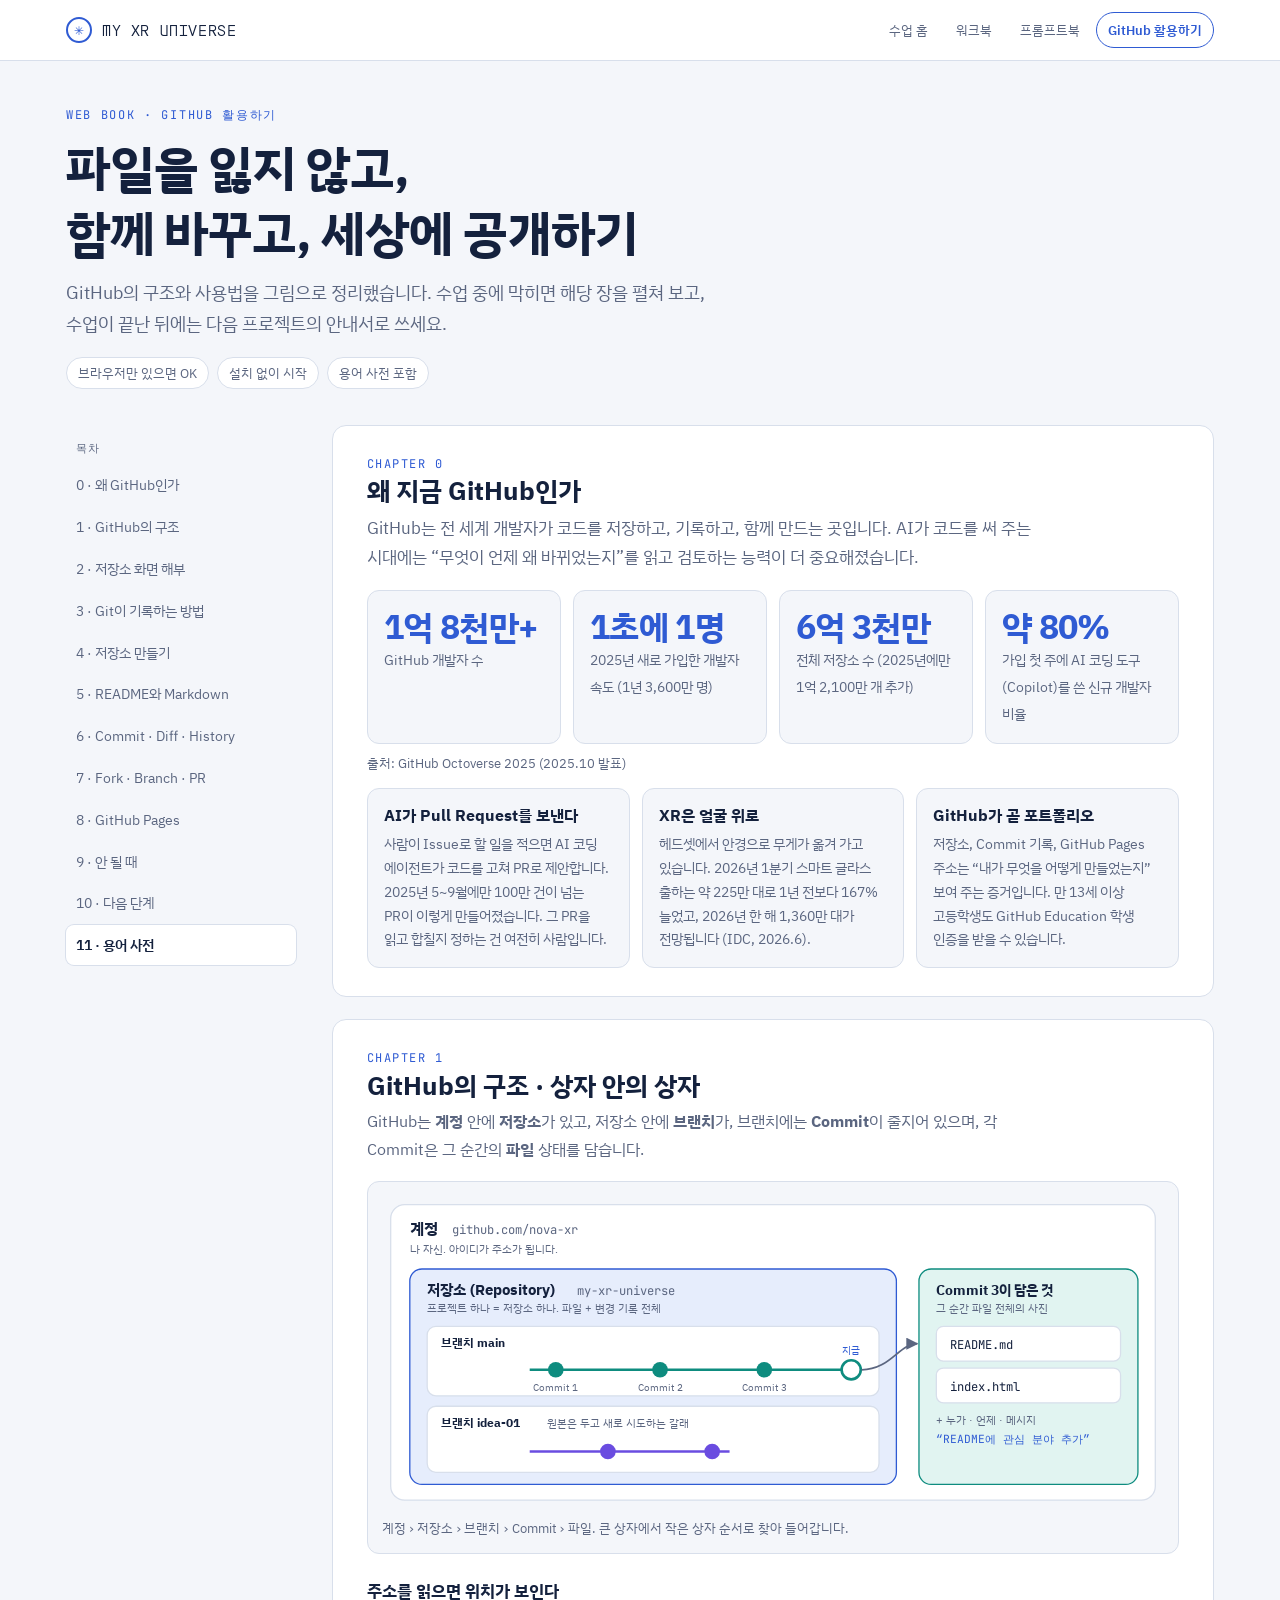
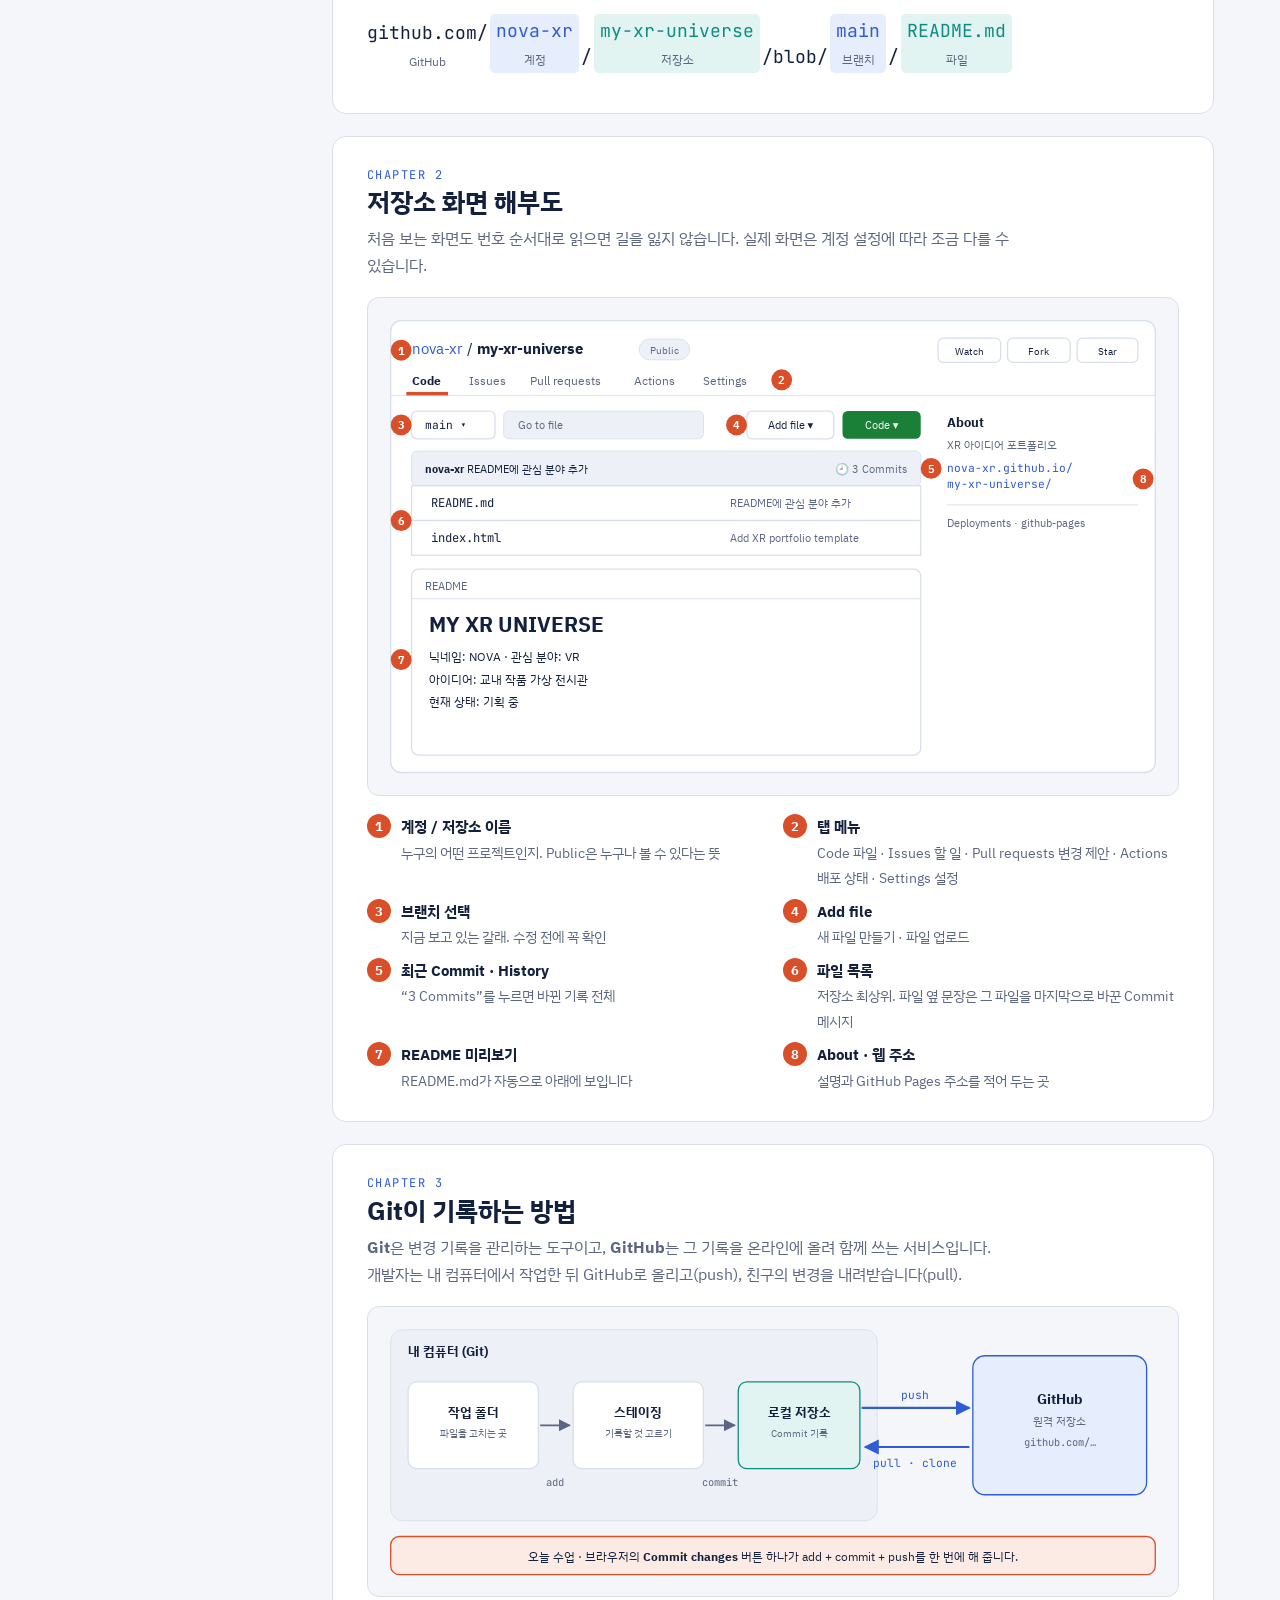
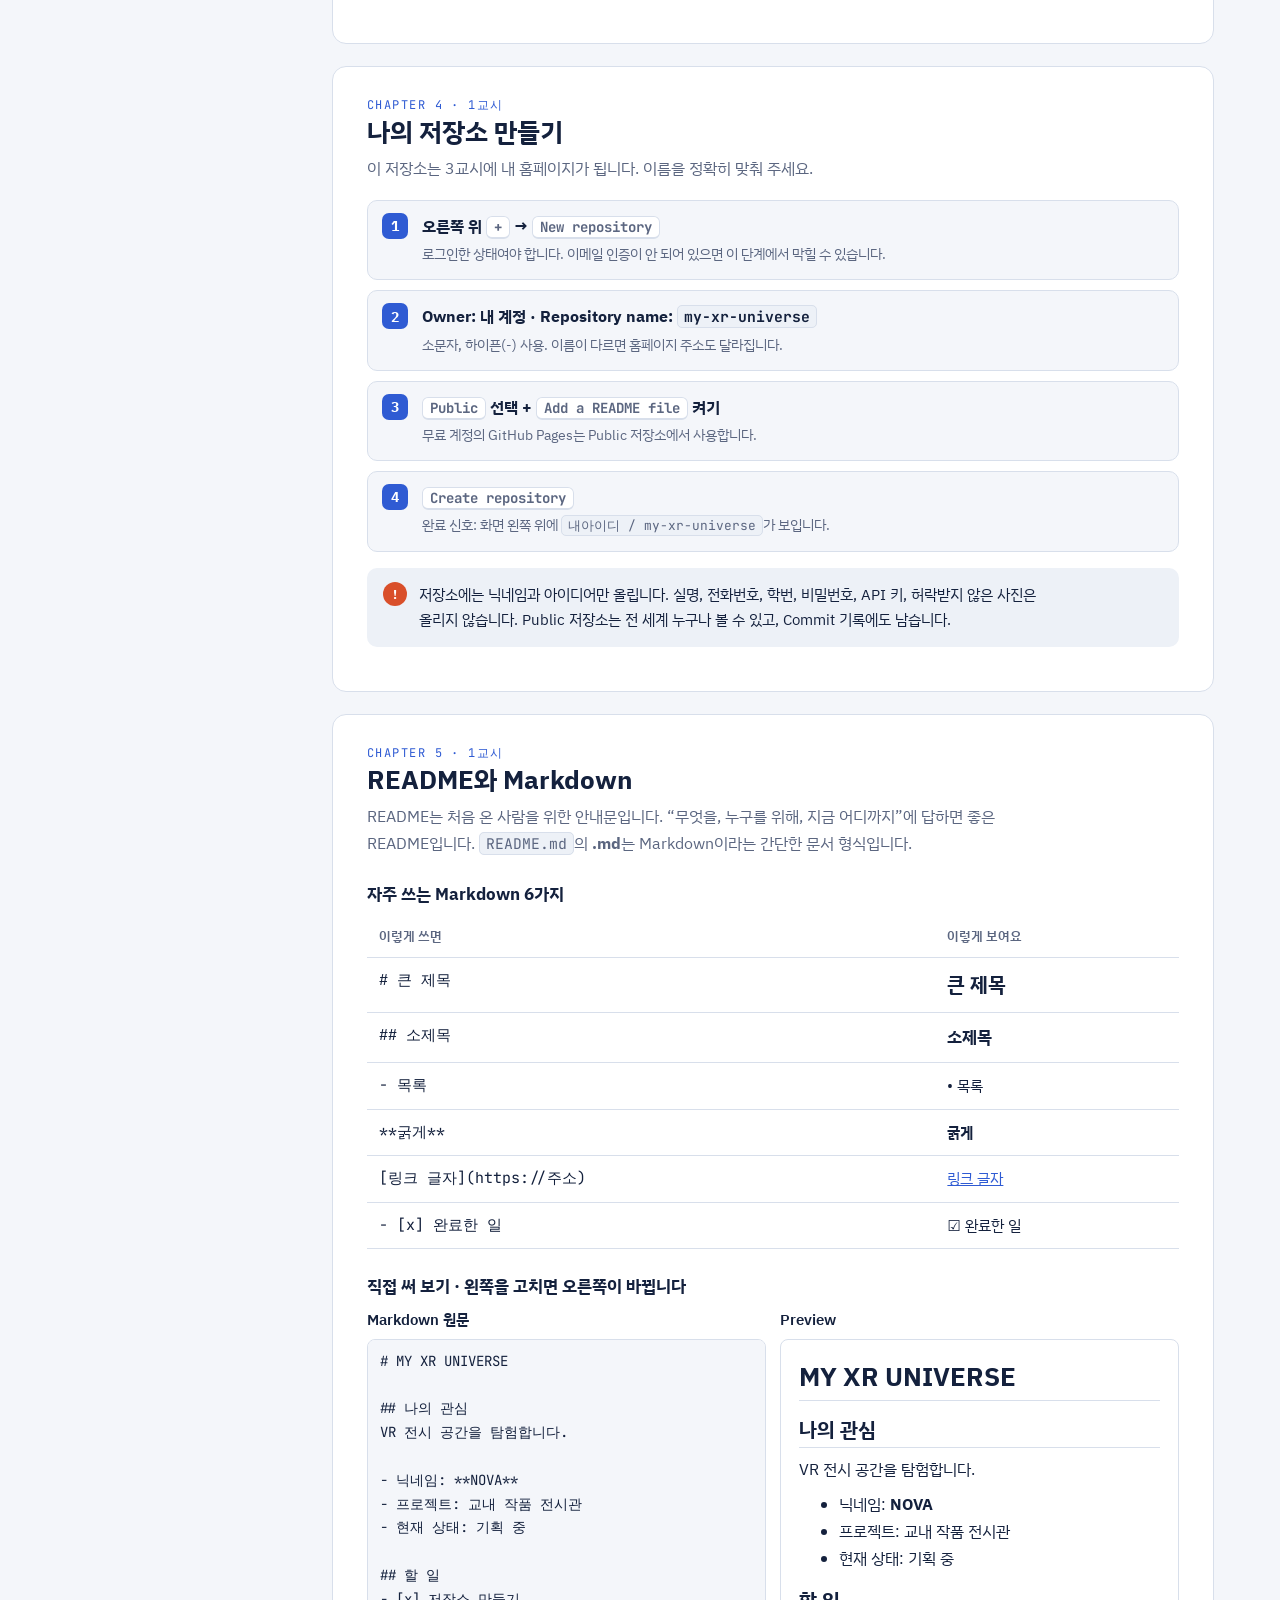
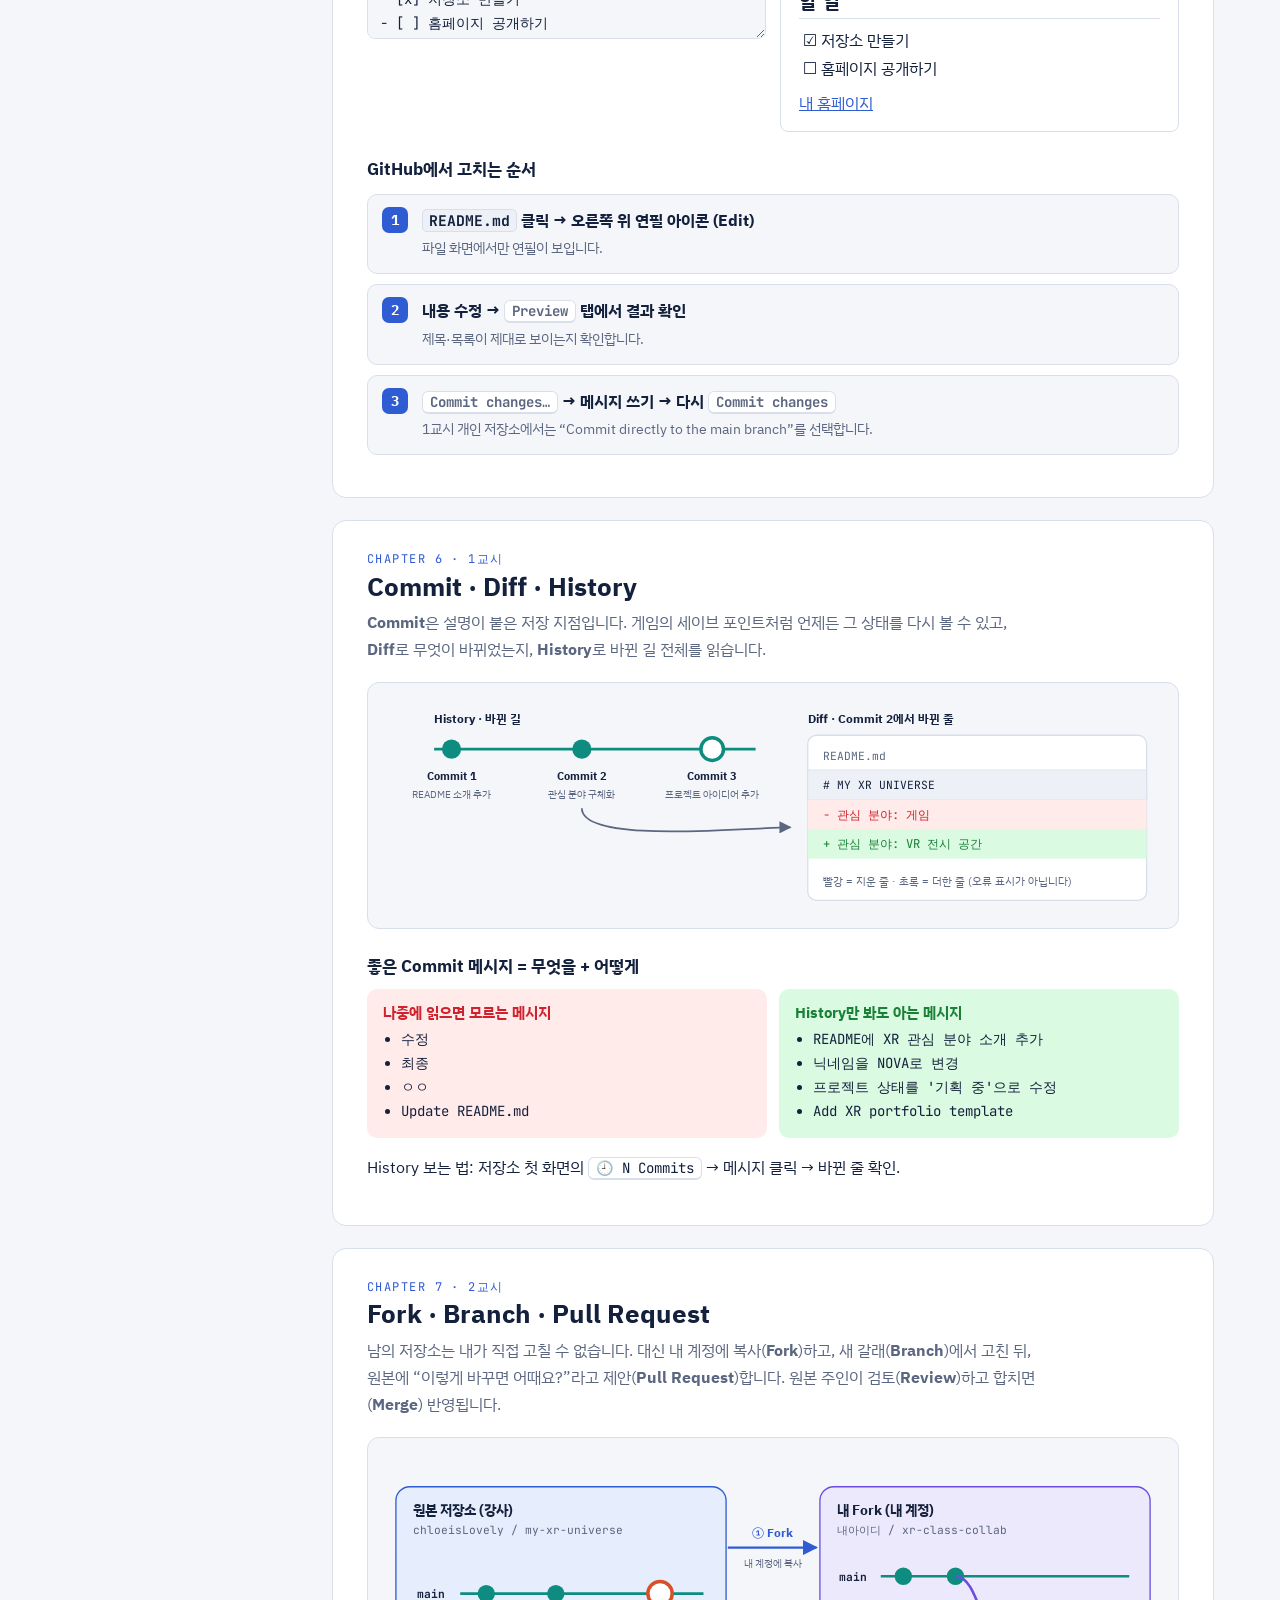
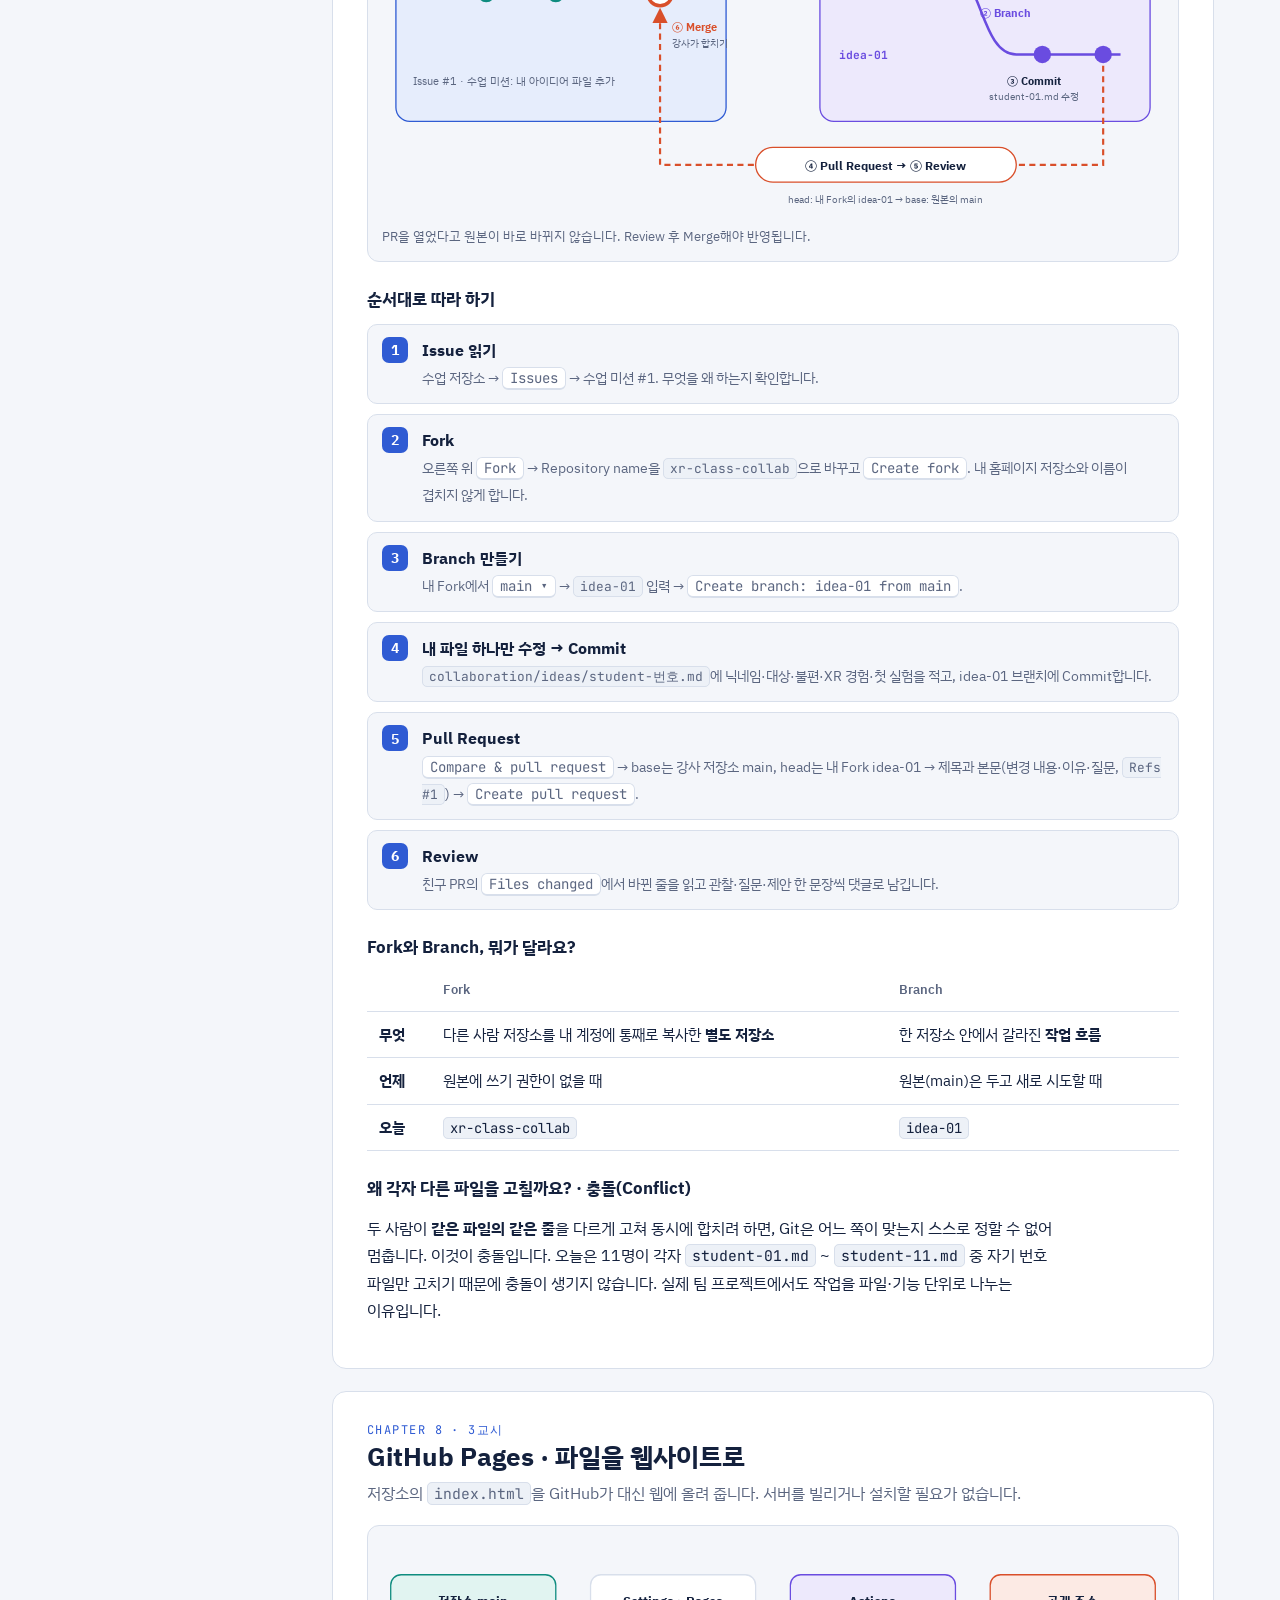
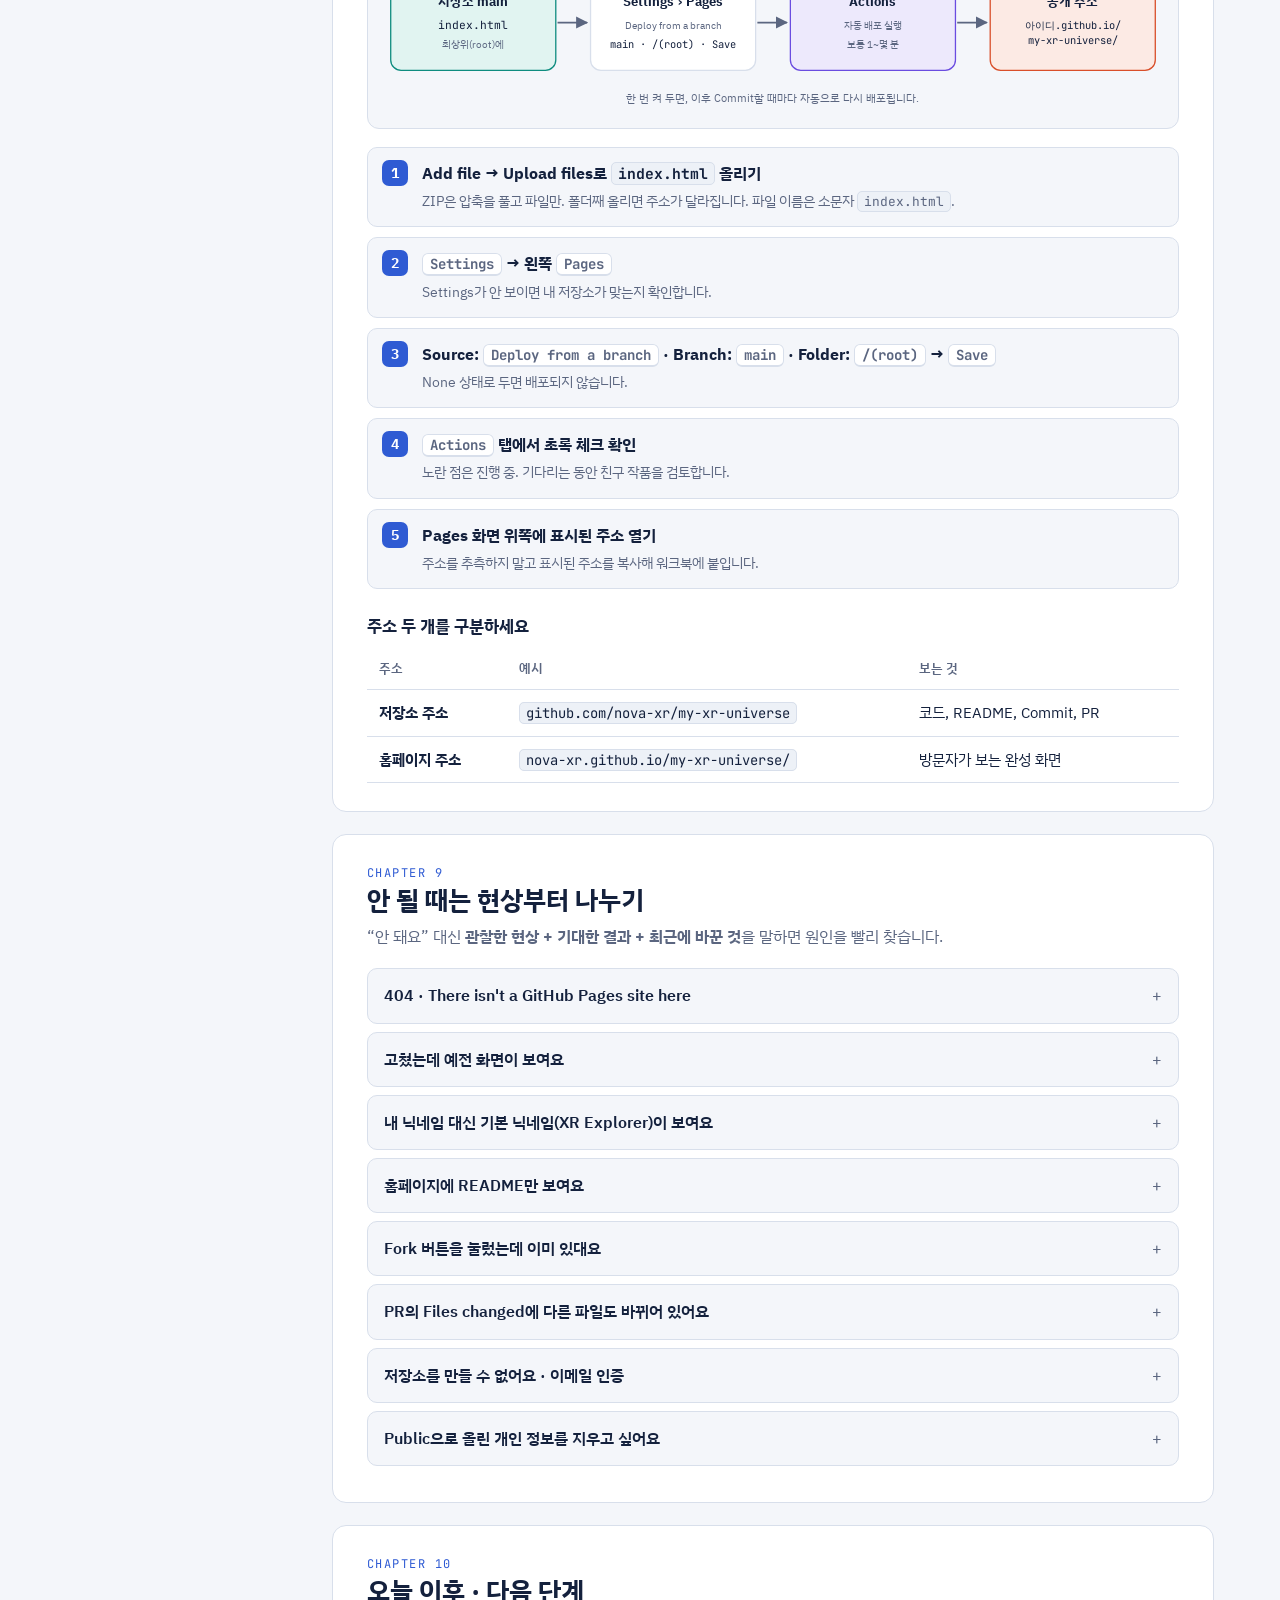
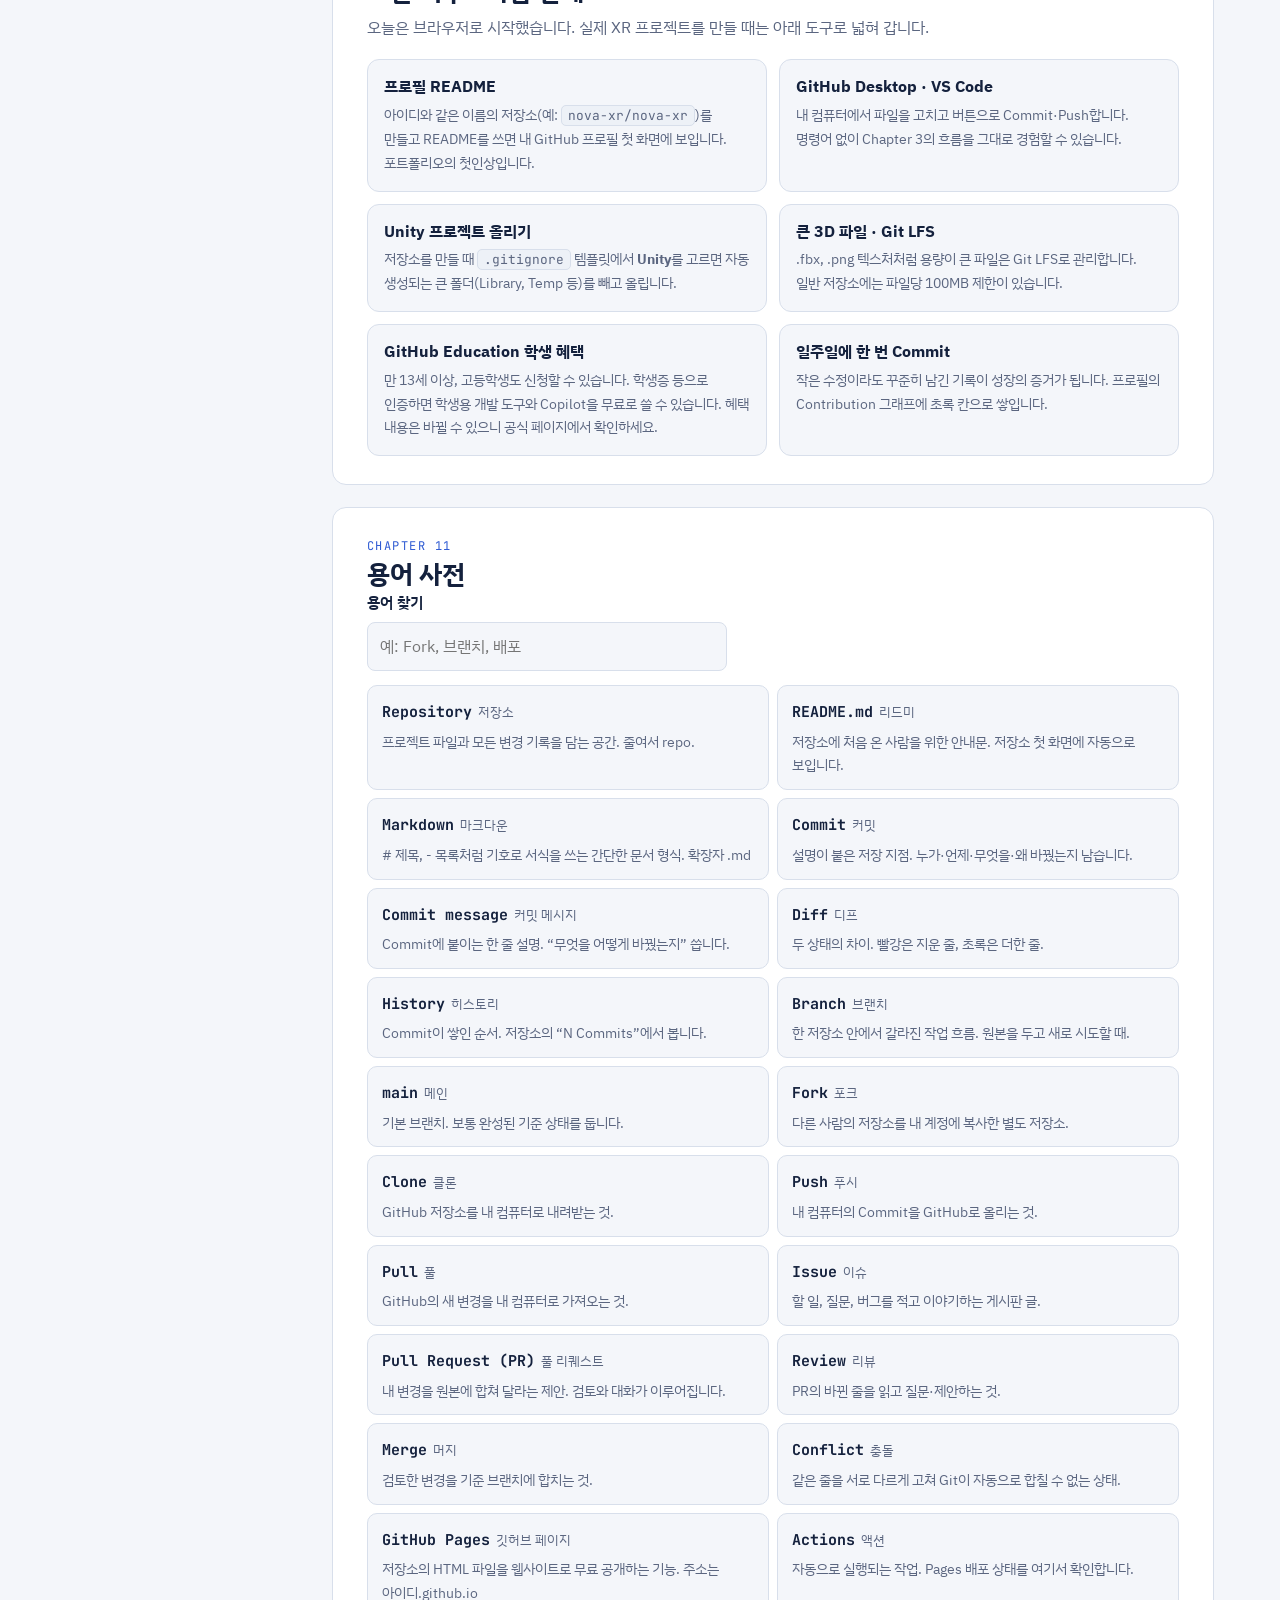
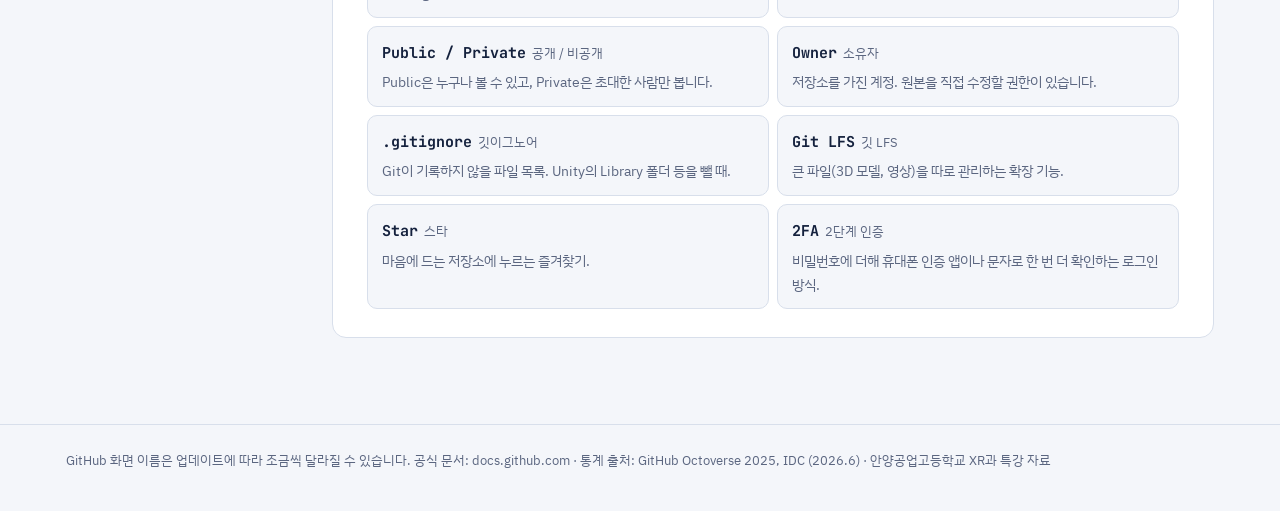
<file: guide.html>
<!doctype html>
<html lang="ko">
<head>
<meta charset="utf-8">
<meta name="viewport" content="width=device-width, initial-scale=1, viewport-fit=cover">
<title>GitHub 활용하기</title>
<meta name="claude:viewport-fit-sides" content="cover">
<link rel="preconnect" href="https://fonts.googleapis.com">
<link rel="preconnect" href="https://fonts.gstatic.com" crossorigin>
<link rel="stylesheet" href="https://fonts.googleapis.com/css2?family=IBM+Plex+Sans+KR:wght@400;600;700&family=JetBrains+Mono:wght@400;600&family=Orbit&display=swap">
<style>
/* Layout: 왼쪽 미션 레일 + 오른쪽 노트 본문. 좁은 화면에서는 상단 칩 내비로 접힘 */
:root{
  --bg:#F4F6FA; --surface:#FFFFFF; --sunk:#EDF1F7; --ink:#14213D; --muted:#5B6680; --line:#D8DFEB;
  --p0:#2F5BD3; --p1:#0E8C7F; --p2:#6A4CE0; --p3:#D94F2A; --tch:#55607A;
  --p0-soft:#E6EDFC; --p1-soft:#E1F4F1; --p2-soft:#EDE9FC; --p3-soft:#FCEAE4;
  --add:#1A7F37; --add-soft:#DAFBE1; --del:#CF222E; --del-soft:#FFEBE9;
  --code-bg:#101A2E; --code-fg:#E4EAF5; --code-key:#7EE2D2; --code-str:#FFC98B; --code-pun:#9AA8C2;
  --focus:#2F5BD3;
  --f-display:"IBM Plex Sans KR","Apple SD Gothic Neo","Malgun Gothic",system-ui,sans-serif;
  --f-brand:"Orbit","IBM Plex Sans KR",system-ui,sans-serif;
  --f-body:"IBM Plex Sans KR","Apple SD Gothic Neo","Malgun Gothic",system-ui,sans-serif;
  --f-mono:"JetBrains Mono",ui-monospace,"Cascadia Mono",Consolas,monospace;
  --r:10px; --gap:20px;
}
@media (prefers-color-scheme: dark){:root:not([data-theme="light"]){
  --bg:#0C1322; --surface:#141E32; --sunk:#101929; --ink:#E7ECF6; --muted:#9AA6BE; --line:#26324A;
  --p0:#7FA4FF; --p1:#3FD0BE; --p2:#A895FF; --p3:#FF8D6B; --tch:#A2ADC4;
  --p0-soft:#1A2747; --p1-soft:#123331; --p2-soft:#231E45; --p3-soft:#3A2019;
  --add:#4AC26B; --add-soft:#12301C; --del:#FF7B72; --del-soft:#3A1719;
  --code-bg:#070D19; --focus:#7FA4FF; color-scheme:dark}}
:root[data-theme="dark"]{
  --bg:#0C1322; --surface:#141E32; --sunk:#101929; --ink:#E7ECF6; --muted:#9AA6BE; --line:#26324A;
  --p0:#7FA4FF; --p1:#3FD0BE; --p2:#A895FF; --p3:#FF8D6B; --tch:#A2ADC4;
  --p0-soft:#1A2747; --p1-soft:#123331; --p2-soft:#231E45; --p3-soft:#3A2019;
  --add:#4AC26B; --add-soft:#12301C; --del:#FF7B72; --del-soft:#3A1719;
  --code-bg:#070D19; --focus:#7FA4FF; color-scheme:dark}

*{box-sizing:border-box}
body{background:var(--bg);color:var(--ink);font:16px/1.7 var(--f-body);margin:0;-webkit-text-size-adjust:100%;word-break:keep-all;overflow-wrap:anywhere}
a{color:var(--p0)}
:focus-visible{outline:3px solid var(--focus);outline-offset:3px;border-radius:4px}
h1,h2,h3{line-height:1.3;text-wrap:balance;margin:0}
code,kbd,pre{font-family:var(--f-mono);font-size:.92em}
p code,li code,td code{background:var(--sunk);border:1px solid var(--line);padding:1px 6px;border-radius:5px}
.wrap{max-width:1180px;margin:0 auto;padding-left:max(16px,env(safe-area-inset-left,0px));padding-right:max(16px,env(safe-area-inset-right,0px))}

/* top bar */
.topbar{position:sticky;top:env(safe-area-inset-top,0px);z-index:20;background:var(--surface);border-bottom:1px solid var(--line)}
body::before{content:"";position:fixed;inset:0 0 auto;height:env(safe-area-inset-top,0px);z-index:21;background:var(--surface)}
.topbar .wrap{display:flex;align-items:center;gap:16px;min-height:60px;padding-block:8px;flex-wrap:wrap}
.brand{font-family:var(--f-brand);font-weight:400;letter-spacing:.04em;font-size:15px;text-decoration:none;color:var(--ink);display:flex;align-items:center;gap:10px;white-space:nowrap}
.brand i{width:26px;height:26px;border-radius:50%;border:2px solid var(--accent);display:grid;place-items:center;font-style:normal;font-size:12px;color:var(--accent)}
.books{display:flex;gap:4px;margin-left:auto;flex-wrap:wrap}
.books a{font-size:13px;text-decoration:none;color:var(--muted);padding:6px 11px;border-radius:999px;border:1px solid transparent}
.books a:hover{color:var(--ink);border-color:var(--line)}
.books a[aria-current="page"]{color:var(--accent);border-color:var(--accent);font-weight:600}

/* hero */
.hero{padding-block:44px 28px}
.eyebrow{font-family:var(--f-mono);font-size:12px;letter-spacing:.14em;text-transform:uppercase;color:var(--accent)}
.hero h1{font-family:var(--f-display);font-weight:700;font-size:clamp(30px,5vw,50px);letter-spacing:-.025em;margin:10px 0 12px}
.hero p.lead{font-size:18px;color:var(--muted);max-width:62ch;margin:0}
.meta-row{display:flex;flex-wrap:wrap;gap:8px;margin-top:18px}
.pill{display:inline-flex;align-items:center;gap:6px;font-size:13px;padding:4px 11px;border-radius:999px;background:var(--surface);border:1px solid var(--line);color:var(--muted)}
.pill b{color:var(--ink);font-weight:600}

/* period tags */
.tag{display:inline-flex;align-items:center;font-size:12px;font-weight:700;letter-spacing:.04em;padding:3px 10px;border-radius:999px;white-space:nowrap}
.t0{background:var(--p0-soft);color:var(--p0)} .t1{background:var(--p1-soft);color:var(--p1)}
.t2{background:var(--p2-soft);color:var(--p2)} .t3{background:var(--p3-soft);color:var(--p3)}

/* two-col shell */
.shell{display:grid;grid-template-columns:230px minmax(0,1fr);gap:36px;align-items:start;padding-block:8px 64px}
.rail{position:sticky;top:calc(env(safe-area-inset-top,0px) + 84px);display:flex;flex-direction:column;gap:2px}
.rail a{display:flex;align-items:center;gap:10px;text-decoration:none;color:var(--muted);font-size:14px;padding:8px 10px;border-radius:8px}
.rail a:hover{background:var(--surface);color:var(--ink)}
.rail a.on{background:var(--surface);color:var(--ink);font-weight:600;box-shadow:0 0 0 1px var(--line)}
.rail .dot{width:9px;height:9px;border-radius:50%;flex:none;background:var(--line)}
.rail .lbl{font-family:var(--f-mono);font-size:11px;letter-spacing:.1em;color:var(--muted);padding:14px 10px 6px;text-transform:uppercase}
main{min-width:0}

section.block{background:var(--surface);border:1px solid var(--line);border-radius:14px;padding:28px clamp(18px,3vw,34px);margin-bottom:22px;scroll-margin-top:90px}
.block-head{display:flex;align-items:flex-start;justify-content:space-between;gap:12px;flex-wrap:wrap;margin-bottom:6px}
.block h2{font-size:clamp(21px,2.6vw,26px)}
.block .goal{color:var(--muted);margin:6px 0 18px;max-width:68ch}
.block h3{font-size:17px;margin:26px 0 10px}

.callout{display:flex;gap:12px;align-items:flex-start;background:var(--sunk);border-radius:10px;padding:14px 16px;font-size:15px;margin:16px 0}
.callout .ic{flex:none;width:24px;height:24px;border-radius:50%;display:grid;place-items:center;font-size:13px;font-weight:700;background:var(--accent);color:var(--surface)}
.callout.warn .ic{background:var(--p3)}
.callout p{margin:0}

/* forms */
.field{display:flex;flex-direction:column;gap:6px;margin-bottom:16px;min-width:0}
.field label,.field .lab{font-weight:600;font-size:15px}
.field .hint{font-size:13px;color:var(--muted)}
input[type=text],input[type=url],textarea,select{width:100%;font:inherit;font-size:16px;color:var(--ink);background:var(--bg);border:1px solid var(--line);border-radius:8px;padding:10px 12px}
textarea{min-height:88px;resize:vertical}
input:focus,textarea:focus,select:focus{outline:2px solid var(--accent);outline-offset:0;border-color:transparent}
.grid2{display:grid;grid-template-columns:repeat(2,minmax(0,1fr));gap:0 18px}
.grid4{display:grid;grid-template-columns:repeat(2,minmax(0,1fr));gap:0 18px}
.check{display:flex;gap:12px;align-items:flex-start;padding:11px 12px;border-radius:8px;border:1px solid var(--line);margin-bottom:8px;cursor:pointer;background:var(--bg)}
.check input{width:20px;height:20px;margin:2px 0 0;accent-color:var(--accent);flex:none}
.check.done{border-color:var(--accent);background:var(--surface)}
.check span small{display:block;color:var(--muted);font-size:13px}

.btn{white-space:nowrap;display:inline-flex;align-items:center;gap:8px;font:inherit;font-size:14px;font-weight:600;padding:9px 15px;border-radius:8px;border:1px solid var(--line);background:var(--surface);color:var(--ink);cursor:pointer;text-decoration:none}
.btn:hover{border-color:var(--accent);color:var(--accent)}
.btn.primary{background:var(--accent);border-color:var(--accent);color:var(--surface)}
.btn.primary:hover{filter:brightness(1.07);color:var(--surface)}
.btn.small{font-size:13px;padding:6px 11px}
.row{display:flex;flex-wrap:wrap;gap:8px;align-items:center}

/* code */
.code{background:var(--code-bg);color:var(--code-fg);border-radius:10px;padding:16px 18px;overflow-x:auto;font-family:var(--f-mono);font-size:14px;line-height:1.75;margin:0;white-space:pre}
.code .k{color:var(--code-key)} .code .s{color:var(--code-str)} .code .p{color:var(--code-pun)} .code .c{color:#7C8AA6}
.codewrap{position:relative;margin-bottom:18px}
.codewrap .btn{position:absolute;top:10px;right:10px;background:#1E2A44;color:#E4EAF5;border-color:#33425F}

/* toast */
.toast{position:fixed;left:50%;bottom:calc(20px + env(safe-area-inset-bottom,0px));transform:translateX(-50%);background:var(--ink);color:var(--bg);padding:10px 18px;border-radius:8px;font-size:14px;z-index:50;max-width:calc(100% - 32px)}

table.tbl{width:100%;border-collapse:collapse;font-size:15px}
.tbl th,.tbl td{text-align:left;padding:10px 12px;border-bottom:1px solid var(--line);vertical-align:top}
.tbl th{font-size:13px;color:var(--muted);font-weight:600}
.tblwrap{overflow-x:auto}

footer.foot{border-top:1px solid var(--line);color:var(--muted);font-size:13px;padding-block:24px 40px}

@media (max-width:900px){
  .shell{grid-template-columns:minmax(0,1fr);gap:0}
  .rail{position:sticky;top:env(safe-area-inset-top,0px);z-index:10;flex-direction:row;overflow-x:auto;background:var(--bg);padding-block:10px;margin-bottom:10px;border-bottom:1px solid var(--line)}
  .rail .lbl{display:none}
  .rail a{white-space:nowrap;flex:none}
  .topbar{position:relative;top:0}
}
@media (max-width:620px){
  .grid2,.grid4{grid-template-columns:minmax(0,1fr)}
  .books{margin-left:0}
  .hero{padding-block:28px 18px}
}
@media (prefers-reduced-motion:reduce){*{transition:none!important;animation:none!important;scroll-behavior:auto!important}}
@media print{
  .topbar,.rail,.no-print,.toast{display:none!important}
  .shell{display:block} section.block{break-inside:avoid;border-color:#bbb}
  body{background:#fff;color:#000}
}

:root{--accent:var(--p0)}
.chap{font-family:var(--f-mono);font-size:12px;letter-spacing:.12em;color:var(--accent)}
section.block p{max-width:70ch}
.lead2{font-size:17px}
.stats{display:grid;grid-template-columns:repeat(4,minmax(0,1fr));gap:12px;margin:18px 0 8px}
.stat{background:var(--bg);border:1px solid var(--line);border-radius:12px;padding:16px}
.stat b{display:block;font-size:clamp(26px,3.4vw,34px);letter-spacing:-.02em;font-variant-numeric:tabular-nums;color:var(--accent);line-height:1.15}
.stat span{font-size:14px;color:var(--muted)}
.src{font-size:13px;color:var(--muted);margin-top:8px}
.trend{display:grid;grid-template-columns:repeat(3,minmax(0,1fr));gap:12px;margin-top:14px}
.trend article{border:1px solid var(--line);border-radius:12px;padding:16px;background:var(--bg)}
.trend h3{margin:0 0 6px;font-size:16px}
.trend p{margin:0;font-size:14px;color:var(--muted)}
.fig{margin:18px 0;overflow-x:auto;border:1px solid var(--line);border-radius:12px;background:var(--bg);padding:14px}
.fig svg{display:block;min-width:640px;width:100%;height:auto}
.fig figcaption{font-size:13px;color:var(--muted);margin-top:8px}
svg text{font-family:var(--f-body);fill:var(--ink)}
svg .mono{font-family:var(--f-mono)}
svg .muted{fill:var(--muted)}
svg .acc{fill:var(--accent)}
svg .box{fill:var(--surface);stroke:var(--line);stroke-width:1.5}
svg .box-a{fill:var(--p0-soft);stroke:var(--p0);stroke-width:1.5}
svg .box-1{fill:var(--p1-soft);stroke:var(--p1);stroke-width:1.5}
svg .box-2{fill:var(--p2-soft);stroke:var(--p2);stroke-width:1.5}
svg .box-3{fill:var(--p3-soft);stroke:var(--p3);stroke-width:1.5}
svg .sunk{fill:var(--sunk);stroke:var(--line);stroke-width:1}
svg .ln{stroke:var(--muted);stroke-width:2;fill:none}
svg .ln-a{stroke:var(--p0);stroke-width:2.5;fill:none}
svg .ln-1{stroke:var(--p1);stroke-width:3;fill:none}
svg .ln-2{stroke:var(--p2);stroke-width:3;fill:none}
svg .ln-3{stroke:var(--p3);stroke-width:2.5;fill:none;stroke-dasharray:7 5}
svg .dot-1{fill:var(--p1)} svg .dot-2{fill:var(--p2)} svg .dot-3{fill:var(--p3)} svg .dot-a{fill:var(--p0)}
svg .num{fill:var(--p3)} svg .num-t{fill:#fff;font-weight:700;font-size:13px}
svg .add{fill:var(--add-soft)} svg .del{fill:var(--del-soft)}
svg .add-t{fill:var(--add)} svg .del-t{fill:var(--del)}
.legend{display:grid;grid-template-columns:repeat(2,minmax(0,1fr));gap:8px 20px;margin:4px 0 0;padding:0;list-style:none}
.legend li{display:flex;gap:10px;font-size:15px}
.legend li i{flex:none;width:24px;height:24px;border-radius:50%;background:var(--p3);color:#fff;font-style:normal;font-weight:700;font-size:13px;display:grid;place-items:center}
.legend li b{display:block}
.legend li span{color:var(--muted);font-size:14px}
.steps{list-style:none;padding:0;margin:14px 0;counter-reset:s;display:flex;flex-direction:column;gap:10px}
.steps li{counter-increment:s;position:relative;padding:12px 14px 12px 54px;border:1px solid var(--line);border-radius:10px;background:var(--bg)}
.steps li::before{content:counter(s);position:absolute;left:14px;top:12px;width:26px;height:26px;border-radius:7px;background:var(--accent);color:var(--surface);font-weight:700;font-size:14px;display:grid;place-items:center}
.steps li b{display:block}
.steps li span{color:var(--muted);font-size:14px}
.ui{font-family:var(--f-mono);font-size:.88em;background:var(--surface);border:1px solid var(--line);border-bottom-width:2px;border-radius:6px;padding:1px 7px;white-space:nowrap}
.md-grid{display:grid;grid-template-columns:minmax(0,1fr) minmax(0,1fr);gap:14px}
.md-grid textarea{min-height:300px;font-family:var(--f-mono);font-size:14px;line-height:1.7}
.md-out{border:1px solid var(--line);border-radius:8px;padding:6px 18px;background:var(--surface);min-height:300px;overflow:auto}
.md-out h1{font-size:26px;border-bottom:1px solid var(--line);padding-bottom:6px;margin:14px 0 10px}
.md-out h2{font-size:20px;border-bottom:1px solid var(--line);padding-bottom:4px;margin:16px 0 8px}
.md-out h3{font-size:17px;margin:14px 0 6px}
.md-out p,.md-out ul{margin:8px 0}
.md-out blockquote{margin:8px 0;padding:2px 14px;border-left:4px solid var(--line);color:var(--muted)}
.md-out .img{display:inline-block;border:1px dashed var(--line);border-radius:6px;padding:8px 12px;color:var(--muted);font-size:14px}
.cheat td:first-child{font-family:var(--f-mono);white-space:nowrap}
.vs{display:grid;grid-template-columns:repeat(2,minmax(0,1fr));gap:12px;margin:12px 0}
.vs div{border-radius:10px;padding:14px 16px}
.vs .bad{background:var(--del-soft)} .vs .good{background:var(--add-soft)}
.vs h3{margin:0 0 6px;font-size:15px}
.vs .bad h3{color:var(--del)} .vs .good h3{color:var(--add)}
.vs ul{margin:0;padding-left:18px;font-family:var(--f-mono);font-size:14px}
details.faq{border:1px solid var(--line);border-radius:10px;background:var(--bg);margin-bottom:8px}
details.faq summary{cursor:pointer;padding:13px 16px;font-weight:600;list-style:none;display:flex;justify-content:space-between;gap:10px}
details.faq summary::-webkit-details-marker{display:none}
details.faq summary::after{content:"+";color:var(--muted);font-weight:400}
details.faq[open] summary::after{content:"–"}
details.faq .ans{padding:0 16px 14px;color:var(--ink)}
details.faq .ans ol,details.faq .ans ul{margin:0;padding-left:20px}
.gloss-search{max-width:360px;margin-bottom:14px}
.gloss{display:grid;grid-template-columns:repeat(2,minmax(0,1fr));gap:8px}
.gloss div{border:1px solid var(--line);border-radius:10px;padding:12px 14px;background:var(--bg)}
.gloss b{font-family:var(--f-mono);font-size:15px}
.gloss small{color:var(--muted);margin-left:6px}
.gloss p{margin:4px 0 0;font-size:14px;color:var(--muted)}
.next{display:grid;grid-template-columns:repeat(2,minmax(0,1fr));gap:12px}
.next article{border:1px solid var(--line);border-radius:12px;padding:16px;background:var(--bg)}
.next h3{margin:0 0 6px;font-size:16px}
.next p{margin:0;font-size:14px;color:var(--muted)}
.addr{font-family:var(--f-mono);font-size:clamp(14px,2vw,18px);display:flex;flex-wrap:wrap;gap:2px;align-items:flex-end;margin:12px 0}
.addr span{display:inline-flex;flex-direction:column;align-items:center;gap:4px}
.addr span em{font-style:normal;font-family:var(--f-body);font-size:12px;color:var(--muted);white-space:nowrap}
.addr .h{background:var(--p0-soft);color:var(--p0);padding:2px 6px;border-radius:5px}
.addr .h2{background:var(--p1-soft);color:var(--p1);padding:2px 6px;border-radius:5px}
@media (max-width:760px){.stats{grid-template-columns:repeat(2,minmax(0,1fr))}.trend,.md-grid,.vs,.gloss,.next,.legend{grid-template-columns:minmax(0,1fr)}}
</style>
</head>
<body>


<header class="topbar"><div class="wrap">
  <a class="brand" href="course.html"><i>✳</i>MY XR UNIVERSE</a>
  <nav class="books" aria-label="수업 자료">
    <a href="course.html">수업 홈</a><a href="workbook.html">워크북</a><a href="promptbook.html">프롬프트북</a><a href="guide.html" aria-current="page">GitHub 활용하기</a>
  </nav>
</div></header>

<div class="wrap">
  <div class="hero">
    <div class="eyebrow">Web Book · GitHub 활용하기</div>
    <h1>파일을 잃지 않고,<br>함께 바꾸고, 세상에 공개하기</h1>
    <p class="lead">GitHub의 구조와 사용법을 그림으로 정리했습니다. 수업 중에 막히면 해당 장을 펼쳐 보고, 수업이 끝난 뒤에는 다음 프로젝트의 안내서로 쓰세요.</p>
    <div class="meta-row"><span class="pill">브라우저만 있으면 OK</span><span class="pill">설치 없이 시작</span><span class="pill">용어 사전 포함</span></div>
  </div>

  <div class="shell">
    <nav class="rail" id="rail" aria-label="목차">
      <div class="lbl">목차</div>
      <a href="#why">0 · 왜 GitHub인가</a>
      <a href="#map">1 · GitHub의 구조</a>
      <a href="#screen">2 · 저장소 화면 해부</a>
      <a href="#flow">3 · Git이 기록하는 방법</a>
      <a href="#repo">4 · 저장소 만들기</a>
      <a href="#readme">5 · README와 Markdown</a>
      <a href="#commit">6 · Commit · Diff · History</a>
      <a href="#collab">7 · Fork · Branch · PR</a>
      <a href="#pages">8 · GitHub Pages</a>
      <a href="#fix">9 · 안 될 때</a>
      <a href="#next">10 · 다음 단계</a>
      <a href="#gloss">11 · 용어 사전</a>
    </nav>
    <main>

<!-- 0 -->
<section class="block" id="why">
  <div class="chap">CHAPTER 0</div>
  <h2>왜 지금 GitHub인가</h2>
  <p class="goal lead2">GitHub는 전 세계 개발자가 코드를 저장하고, 기록하고, 함께 만드는 곳입니다. AI가 코드를 써 주는 시대에는 “무엇이 언제 왜 바뀌었는지”를 읽고 검토하는 능력이 더 중요해졌습니다.</p>
  <div class="stats">
    <div class="stat"><b>1억 8천만+</b><span>GitHub 개발자 수</span></div>
    <div class="stat"><b>1초에 1명</b><span>2025년 새로 가입한 개발자 속도 (1년 3,600만 명)</span></div>
    <div class="stat"><b>6억 3천만</b><span>전체 저장소 수 (2025년에만 1억 2,100만 개 추가)</span></div>
    <div class="stat"><b>약 80%</b><span>가입 첫 주에 AI 코딩 도구(Copilot)를 쓴 신규 개발자 비율</span></div>
  </div>
  <p class="src">출처: GitHub Octoverse 2025 (2025.10 발표)</p>
  <div class="trend">
    <article><h3>AI가 Pull Request를 보낸다</h3><p>사람이 Issue로 할 일을 적으면 AI 코딩 에이전트가 코드를 고쳐 PR로 제안합니다. 2025년 5~9월에만 100만 건이 넘는 PR이 이렇게 만들어졌습니다. 그 PR을 읽고 합칠지 정하는 건 여전히 사람입니다.</p></article>
    <article><h3>XR은 얼굴 위로</h3><p>헤드셋에서 안경으로 무게가 옮겨 가고 있습니다. 2026년 1분기 스마트 글라스 출하는 약 225만 대로 1년 전보다 167% 늘었고, 2026년 한 해 1,360만 대가 전망됩니다 (IDC, 2026.6).</p></article>
    <article><h3>GitHub가 곧 포트폴리오</h3><p>저장소, Commit 기록, GitHub Pages 주소는 “내가 무엇을 어떻게 만들었는지” 보여 주는 증거입니다. 만 13세 이상 고등학생도 GitHub Education 학생 인증을 받을 수 있습니다.</p></article>
  </div>
</section>

<!-- 1 -->
<section class="block" id="map">
  <div class="chap">CHAPTER 1</div>
  <h2>GitHub의 구조 · 상자 안의 상자</h2>
  <p class="goal">GitHub는 <b>계정</b> 안에 <b>저장소</b>가 있고, 저장소 안에 <b>브랜치</b>가, 브랜치에는 <b>Commit</b>이 줄지어 있으며, 각 Commit은 그 순간의 <b>파일</b> 상태를 담습니다.</p>
  <figure class="fig">
    <svg viewBox="0 0 900 360" role="img" aria-label="계정 안에 저장소, 저장소 안에 브랜치, 브랜치에 Commit, Commit에 파일이 들어 있는 구조도">
      <rect class="box" x="10" y="10" width="880" height="340" rx="16"/>
      <text x="32" y="44" font-size="18" font-weight="700">계정</text><text x="80" y="44" font-size="14" class="muted mono">github.com/nova-xr</text>
      <text x="32" y="66" font-size="13" class="muted">나 자신. 아이디가 주소가 됩니다.</text>
      <rect class="box-a" x="32" y="84" width="560" height="248" rx="14"/>
      <text x="52" y="114" font-size="17" font-weight="700">저장소 (Repository)</text><text x="225" y="114" font-size="14" class="muted mono">my-xr-universe</text>
      <text x="52" y="134" font-size="13" class="muted">프로젝트 하나 = 저장소 하나. 파일 + 변경 기록 전체</text>
      <rect class="box" x="52" y="150" width="520" height="80" rx="10"/>
      <text x="68" y="174" font-size="14" font-weight="700">브랜치 main</text>
      <line class="ln-1" x1="170" y1="200" x2="540" y2="200"/>
      <circle class="dot-1" cx="200" cy="200" r="9"/><circle class="dot-1" cx="320" cy="200" r="9"/><circle class="dot-1" cx="440" cy="200" r="9"/><circle cx="540" cy="200" r="11" fill="var(--surface)" stroke="var(--p1)" stroke-width="3"/>
      <text x="200" y="224" font-size="12" text-anchor="middle" class="muted">Commit 1</text><text x="320" y="224" font-size="12" text-anchor="middle" class="muted">Commit 2</text><text x="440" y="224" font-size="12" text-anchor="middle" class="muted">Commit 3</text><text x="540" y="182" font-size="12" text-anchor="middle" class="acc">지금</text>
      <rect class="box" x="52" y="242" width="520" height="76" rx="10"/>
      <text x="68" y="266" font-size="14" font-weight="700">브랜치 idea-01</text><text x="190" y="266" font-size="13" class="muted">원본은 두고 새로 시도하는 갈래</text>
      <line class="ln-2" x1="170" y1="294" x2="400" y2="294"/>
      <circle class="dot-2" cx="260" cy="294" r="9"/><circle class="dot-2" cx="380" cy="294" r="9"/>
      <rect class="box-1" x="618" y="84" width="252" height="248" rx="14"/>
      <text x="638" y="114" font-size="16" font-weight="700">Commit 3이 담은 것</text>
      <text x="638" y="134" font-size="13" class="muted">그 순간 파일 전체의 사진</text>
      <rect class="box" x="638" y="150" width="212" height="40" rx="8"/><text x="654" y="176" font-size="14" class="mono">README.md</text>
      <rect class="box" x="638" y="198" width="212" height="40" rx="8"/><text x="654" y="224" font-size="14" class="mono">index.html</text>
      <text x="638" y="262" font-size="13" class="muted">+ 누가 · 언제 · 메시지</text>
      <text x="638" y="284" font-size="13" class="mono acc">“README에 관심 분야 추가”</text>
      <path class="ln" d="M552 200 C 585 200 595 170 616 170" marker-end="url(#ah)"/>
      <defs><marker id="ah" viewBox="0 0 10 10" refX="9" refY="5" markerWidth="7" markerHeight="7" orient="auto-start-reverse"><path d="M0 0 L10 5 L0 10z" fill="var(--muted)"/></marker>
      <marker id="ahA" viewBox="0 0 10 10" refX="9" refY="5" markerWidth="7" markerHeight="7" orient="auto-start-reverse"><path d="M0 0 L10 5 L0 10z" fill="var(--p0)"/></marker>
      <marker id="ah3" viewBox="0 0 10 10" refX="9" refY="5" markerWidth="7" markerHeight="7" orient="auto-start-reverse"><path d="M0 0 L10 5 L0 10z" fill="var(--p3)"/></marker></defs>
    </svg>
    <figcaption>계정 › 저장소 › 브랜치 › Commit › 파일. 큰 상자에서 작은 상자 순서로 찾아 들어갑니다.</figcaption>
  </figure>
  <h3>주소를 읽으면 위치가 보인다</h3>
  <div class="addr" aria-label="GitHub 주소 구조">
    <span>github.com/<em>GitHub</em></span>
    <span class="h">nova-xr<em>계정</em></span><span>/</span>
    <span class="h2">my-xr-universe<em>저장소</em></span><span>/blob/</span>
    <span class="h">main<em>브랜치</em></span><span>/</span>
    <span class="h2">README.md<em>파일</em></span>
  </div>
</section>

<!-- 2 -->
<section class="block" id="screen">
  <div class="chap">CHAPTER 2</div>
  <h2>저장소 화면 해부도</h2>
  <p class="goal">처음 보는 화면도 번호 순서대로 읽으면 길을 잃지 않습니다. 실제 화면은 계정 설정에 따라 조금 다를 수 있습니다.</p>
  <figure class="fig">
    <svg viewBox="0 0 900 540" role="img" aria-label="GitHub 저장소 화면 모형과 번호 설명">
      <rect class="box" x="10" y="10" width="880" height="520" rx="12"/>
      <!-- header -->
      <text x="34" y="48" font-size="17"><tspan class="acc">nova-xr</tspan> / <tspan font-weight="700">my-xr-universe</tspan></text>
      <rect class="sunk" x="296" y="31" width="58" height="24" rx="12"/><text x="325" y="48" font-size="12" text-anchor="middle" class="muted">Public</text>
      <rect class="box" x="640" y="30" width="72" height="28" rx="6"/><text x="676" y="49" font-size="12" text-anchor="middle">Watch</text>
      <rect class="box" x="720" y="30" width="72" height="28" rx="6"/><text x="756" y="49" font-size="12" text-anchor="middle">Fork</text>
      <rect class="box" x="800" y="30" width="70" height="28" rx="6"/><text x="835" y="49" font-size="12" text-anchor="middle">Star</text>
      <!-- tabs -->
      <line x1="10" y1="96" x2="890" y2="96" stroke="var(--line)"/>
      <text x="34" y="84" font-size="14" font-weight="700">Code</text><rect x="28" y="92" width="48" height="4" fill="var(--p3)"/>
      <text x="100" y="84" font-size="14" class="muted">Issues</text><text x="170" y="84" font-size="14" class="muted">Pull requests</text><text x="290" y="84" font-size="14" class="muted">Actions</text><text x="370" y="84" font-size="14" class="muted">Settings</text>
      <!-- toolbar -->
      <rect class="box" x="34" y="114" width="96" height="32" rx="6"/><text x="50" y="135" font-size="13" class="mono">main ▾</text>
      <rect class="sunk" x="140" y="114" width="230" height="32" rx="6"/><text x="156" y="135" font-size="13" class="muted">Go to file</text>
      <rect class="box" x="420" y="114" width="100" height="32" rx="6"/><text x="470" y="135" font-size="13" text-anchor="middle">Add file ▾</text>
      <rect x="530" y="114" width="90" height="32" rx="6" fill="var(--add)"/><text x="575" y="135" font-size="13" text-anchor="middle" fill="#fff" style="fill:#fff">Code ▾</text>
      <!-- commit bar -->
      <rect class="sunk" x="34" y="160" width="586" height="40" rx="6"/>
      <text x="50" y="185" font-size="13"><tspan font-weight="700">nova-xr</tspan>  README에 관심 분야 추가</text>
      <text x="604" y="185" font-size="13" text-anchor="end" class="muted">🕘 3 Commits</text>
      <!-- files -->
      <rect class="box" x="34" y="200" width="586" height="40"/><text x="56" y="225" font-size="14" class="mono">README.md</text><text x="400" y="225" font-size="13" class="muted">README에 관심 분야 추가</text>
      <rect class="box" x="34" y="240" width="586" height="40"/><text x="56" y="265" font-size="14" class="mono">index.html</text><text x="400" y="265" font-size="13" class="muted">Add XR portfolio template</text>
      <!-- readme -->
      <rect class="box" x="34" y="296" width="586" height="214" rx="8"/>
      <text x="50" y="320" font-size="13" class="muted">README</text>
      <line x1="34" y1="330" x2="620" y2="330" stroke="var(--line)"/>
      <text x="54" y="368" font-size="24" font-weight="700">MY XR UNIVERSE</text>
      <text x="54" y="402" font-size="14">닉네임: NOVA · 관심 분야: VR</text>
      <text x="54" y="428" font-size="14">아이디어: 교내 작품 가상 전시관</text>
      <text x="54" y="454" font-size="14">현재 상태: 기획 중</text>
      <!-- about -->
      <text x="650" y="132" font-size="15" font-weight="700">About</text>
      <text x="650" y="158" font-size="13" class="muted">XR 아이디어 포트폴리오</text>
      <text x="650" y="184" font-size="13" class="acc mono">nova-xr.github.io/</text>
      <text x="650" y="202" font-size="13" class="acc mono">my-xr-universe/</text>
      <line x1="650" y1="222" x2="870" y2="222" stroke="var(--line)"/>
      <text x="650" y="248" font-size="13" class="muted">Deployments · github-pages</text>
      <!-- numbers -->
      <g><circle class="num" cx="22" cy="44" r="12"/><text class="num-t" x="22" y="49" text-anchor="middle" style="fill:#fff">1</text></g>
      <g><circle class="num" cx="460" cy="78" r="12"/><text x="460" y="83" text-anchor="middle" style="fill:#fff;font-weight:700;font-size:13px">2</text></g>
      <g><circle class="num" cx="22" cy="130" r="12"/><text x="22" y="135" text-anchor="middle" style="fill:#fff;font-weight:700;font-size:13px">3</text></g>
      <g><circle class="num" cx="408" cy="130" r="12"/><text x="408" y="135" text-anchor="middle" style="fill:#fff;font-weight:700;font-size:13px">4</text></g>
      <g><circle class="num" cx="632" cy="180" r="12"/><text x="632" y="185" text-anchor="middle" style="fill:#fff;font-weight:700;font-size:13px">5</text></g>
      <g><circle class="num" cx="22" cy="240" r="12"/><text x="22" y="245" text-anchor="middle" style="fill:#fff;font-weight:700;font-size:13px">6</text></g>
      <g><circle class="num" cx="22" cy="400" r="12"/><text x="22" y="405" text-anchor="middle" style="fill:#fff;font-weight:700;font-size:13px">7</text></g>
      <g><circle class="num" cx="876" cy="192" r="12"/><text x="876" y="197" text-anchor="middle" style="fill:#fff;font-weight:700;font-size:13px">8</text></g>
    </svg>
  </figure>
  <ul class="legend">
    <li><i>1</i><div><b>계정 / 저장소 이름</b><span>누구의 어떤 프로젝트인지. Public은 누구나 볼 수 있다는 뜻</span></div></li>
    <li><i>2</i><div><b>탭 메뉴</b><span>Code 파일 · Issues 할 일 · Pull requests 변경 제안 · Actions 배포 상태 · Settings 설정</span></div></li>
    <li><i>3</i><div><b>브랜치 선택</b><span>지금 보고 있는 갈래. 수정 전에 꼭 확인</span></div></li>
    <li><i>4</i><div><b>Add file</b><span>새 파일 만들기 · 파일 업로드</span></div></li>
    <li><i>5</i><div><b>최근 Commit · History</b><span>“3 Commits”를 누르면 바뀐 기록 전체</span></div></li>
    <li><i>6</i><div><b>파일 목록</b><span>저장소 최상위. 파일 옆 문장은 그 파일을 마지막으로 바꾼 Commit 메시지</span></div></li>
    <li><i>7</i><div><b>README 미리보기</b><span>README.md가 자동으로 아래에 보입니다</span></div></li>
    <li><i>8</i><div><b>About · 웹 주소</b><span>설명과 GitHub Pages 주소를 적어 두는 곳</span></div></li>
  </ul>
</section>

<!-- 3 -->
<section class="block" id="flow">
  <div class="chap">CHAPTER 3</div>
  <h2>Git이 기록하는 방법</h2>
  <p class="goal"><b>Git</b>은 변경 기록을 관리하는 도구이고, <b>GitHub</b>는 그 기록을 온라인에 올려 함께 쓰는 서비스입니다. 개발자는 내 컴퓨터에서 작업한 뒤 GitHub로 올리고(push), 친구의 변경을 내려받습니다(pull).</p>
  <figure class="fig">
    <svg viewBox="0 0 900 300" role="img" aria-label="작업 폴더, 스테이징, 로컬 저장소, GitHub 원격 저장소 사이의 흐름">
      <rect class="sunk" x="10" y="10" width="560" height="220" rx="14"/>
      <text x="30" y="40" font-size="15" font-weight="700">내 컴퓨터 (Git)</text>
      <rect class="box" x="30" y="70" width="150" height="100" rx="10"/><text x="105" y="110" font-size="15" font-weight="700" text-anchor="middle">작업 폴더</text><text x="105" y="134" font-size="12" text-anchor="middle" class="muted">파일을 고치는 곳</text>
      <rect class="box" x="220" y="70" width="150" height="100" rx="10"/><text x="295" y="110" font-size="15" font-weight="700" text-anchor="middle">스테이징</text><text x="295" y="134" font-size="12" text-anchor="middle" class="muted">기록할 것 고르기</text>
      <rect class="box-1" x="410" y="70" width="140" height="100" rx="10"/><text x="480" y="110" font-size="15" font-weight="700" text-anchor="middle">로컬 저장소</text><text x="480" y="134" font-size="12" text-anchor="middle" class="muted">Commit 기록</text>
      <line class="ln" x1="182" y1="120" x2="216" y2="120" marker-end="url(#ah)"/><text x="199" y="190" font-size="12" class="mono muted" text-anchor="middle">add</text>
      <line class="ln" x1="372" y1="120" x2="406" y2="120" marker-end="url(#ah)"/><text x="389" y="190" font-size="12" class="mono muted" text-anchor="middle">commit</text>
      <rect class="box-a" x="680" y="40" width="200" height="160" rx="14"/><text x="780" y="96" font-size="16" font-weight="700" text-anchor="middle">GitHub</text><text x="780" y="120" font-size="13" text-anchor="middle" class="muted">원격 저장소</text><text x="780" y="144" font-size="12" text-anchor="middle" class="muted mono">github.com/…</text>
      <path class="ln-a" d="M552 100 L676 100" marker-end="url(#ahA)"/><text x="614" y="90" font-size="13" class="mono acc" text-anchor="middle">push</text>
      <path class="ln-a" d="M676 145 L556 145" marker-end="url(#ahA)"/><text x="614" y="168" font-size="13" class="mono acc" text-anchor="middle">pull · clone</text>
      <rect class="box-3" x="10" y="248" width="880" height="44" rx="10"/>
      <text x="450" y="276" font-size="14" text-anchor="middle">오늘 수업 · 브라우저의 <tspan font-weight="700">Commit changes</tspan> 버튼 하나가 add + commit + push를 한 번에 해 줍니다.</text>
    </svg>
  </figure>
</section>

<!-- 4 -->
<section class="block" id="repo">
  <div class="chap">CHAPTER 4 · 1교시</div>
  <h2>나의 저장소 만들기</h2>
  <p class="goal">이 저장소는 3교시에 내 홈페이지가 됩니다. 이름을 정확히 맞춰 주세요.</p>
  <ol class="steps">
    <li><b>오른쪽 위 <span class="ui">+</span> → <span class="ui">New repository</span></b><span>로그인한 상태여야 합니다. 이메일 인증이 안 되어 있으면 이 단계에서 막힐 수 있습니다.</span></li>
    <li><b>Owner: 내 계정 · Repository name: <code>my-xr-universe</code></b><span>소문자, 하이픈(-) 사용. 이름이 다르면 홈페이지 주소도 달라집니다.</span></li>
    <li><b><span class="ui">Public</span> 선택 + <span class="ui">Add a README file</span> 켜기</b><span>무료 계정의 GitHub Pages는 Public 저장소에서 사용합니다.</span></li>
    <li><b><span class="ui">Create repository</span></b><span>완료 신호: 화면 왼쪽 위에 <code>내아이디 / my-xr-universe</code>가 보입니다.</span></li>
  </ol>
  <div class="callout warn"><span class="ic">!</span><p>저장소에는 닉네임과 아이디어만 올립니다. 실명, 전화번호, 학번, 비밀번호, API 키, 허락받지 않은 사진은 올리지 않습니다. Public 저장소는 전 세계 누구나 볼 수 있고, Commit 기록에도 남습니다.</p></div>
</section>

<!-- 5 -->
<section class="block" id="readme">
  <div class="chap">CHAPTER 5 · 1교시</div>
  <h2>README와 Markdown</h2>
  <p class="goal">README는 처음 온 사람을 위한 안내문입니다. “무엇을, 누구를 위해, 지금 어디까지”에 답하면 좋은 README입니다. <code>README.md</code>의 <b>.md</b>는 Markdown이라는 간단한 문서 형식입니다.</p>
  <h3>자주 쓰는 Markdown 6가지</h3>
  <div class="tblwrap"><table class="tbl cheat">
    <thead><tr><th>이렇게 쓰면</th><th>이렇게 보여요</th></tr></thead>
    <tbody>
      <tr><td># 큰 제목</td><td><b style="font-size:20px">큰 제목</b></td></tr>
      <tr><td>## 소제목</td><td><b style="font-size:17px">소제목</b></td></tr>
      <tr><td>- 목록</td><td>• 목록</td></tr>
      <tr><td>**굵게**</td><td><b>굵게</b></td></tr>
      <tr><td>[링크 글자](https://주소)</td><td><a href="#readme">링크 글자</a></td></tr>
      <tr><td>- [x] 완료한 일</td><td>☑ 완료한 일</td></tr>
    </tbody></table></div>
  <h3>직접 써 보기 · 왼쪽을 고치면 오른쪽이 바뀝니다</h3>
  <div class="md-grid">
    <div class="field" style="margin:0"><label for="mdIn" class="lab">Markdown 원문</label><textarea id="mdIn" spellcheck="false"># MY XR UNIVERSE

## 나의 관심
VR 전시 공간을 탐험합니다.

- 닉네임: **NOVA**
- 프로젝트: 교내 작품 전시관
- 현재 상태: 기획 중

## 할 일
- [x] 저장소 만들기
- [ ] 홈페이지 공개하기

[내 홈페이지](https://nova-xr.github.io/my-xr-universe/)</textarea></div>
    <div class="field" style="margin:0"><span class="lab">Preview</span><div class="md-out" id="mdOut" aria-live="polite"></div></div>
  </div>
  <h3>GitHub에서 고치는 순서</h3>
  <ol class="steps">
    <li><b><code>README.md</code> 클릭 → 오른쪽 위 연필 아이콘 (Edit)</b><span>파일 화면에서만 연필이 보입니다.</span></li>
    <li><b>내용 수정 → <span class="ui">Preview</span> 탭에서 결과 확인</b><span>제목·목록이 제대로 보이는지 확인합니다.</span></li>
    <li><b><span class="ui">Commit changes…</span> → 메시지 쓰기 → 다시 <span class="ui">Commit changes</span></b><span>1교시 개인 저장소에서는 “Commit directly to the main branch”를 선택합니다.</span></li>
  </ol>
</section>

<!-- 6 -->
<section class="block" id="commit">
  <div class="chap">CHAPTER 6 · 1교시</div>
  <h2>Commit · Diff · History</h2>
  <p class="goal"><b>Commit</b>은 설명이 붙은 저장 지점입니다. 게임의 세이브 포인트처럼 언제든 그 상태를 다시 볼 수 있고, <b>Diff</b>로 무엇이 바뀌었는지, <b>History</b>로 바뀐 길 전체를 읽습니다.</p>
  <figure class="fig">
    <svg viewBox="0 0 900 250" role="img" aria-label="Commit 세 개가 이어진 History와, 한 Commit의 변경 줄을 보여 주는 Diff">
      <line class="ln-1" x1="60" y1="60" x2="430" y2="60"/>
      <circle class="dot-1" cx="80" cy="60" r="11"/><circle class="dot-1" cx="230" cy="60" r="11"/><circle cx="380" cy="60" r="13" fill="var(--surface)" stroke="var(--p1)" stroke-width="4"/>
      <text x="80" y="96" font-size="13" text-anchor="middle" font-weight="700">Commit 1</text><text x="80" y="116" font-size="12" text-anchor="middle" class="muted">README 소개 추가</text>
      <text x="230" y="96" font-size="13" text-anchor="middle" font-weight="700">Commit 2</text><text x="230" y="116" font-size="12" text-anchor="middle" class="muted">관심 분야 구체화</text>
      <text x="380" y="96" font-size="13" text-anchor="middle" font-weight="700">Commit 3</text><text x="380" y="116" font-size="12" text-anchor="middle" class="muted">프로젝트 아이디어 추가</text>
      <text x="60" y="30" font-size="14" font-weight="700">History · 바뀐 길</text>
      <path class="ln" d="M230 128 C 230 170 420 150 470 150" marker-end="url(#ah)"/>
      <text x="490" y="30" font-size="14" font-weight="700">Diff · Commit 2에서 바뀐 줄</text>
      <rect class="box" x="490" y="44" width="390" height="190" rx="10"/>
      <text x="508" y="72" font-size="13" class="mono muted">README.md</text>
      <rect class="sunk" x="490" y="84" width="390" height="34"/><text x="508" y="106" font-size="13" class="mono">  # MY XR UNIVERSE</text>
      <rect class="del" x="490" y="118" width="390" height="34"/><text x="508" y="140" font-size="14" class="mono del-t">- 관심 분야: 게임</text>
      <rect class="add" x="490" y="152" width="390" height="34"/><text x="508" y="174" font-size="14" class="mono add-t">+ 관심 분야: VR 전시 공간</text>
      <text x="508" y="216" font-size="13" class="muted">빨강 = 지운 줄 · 초록 = 더한 줄 (오류 표시가 아닙니다)</text>
    </svg>
  </figure>
  <h3>좋은 Commit 메시지 = 무엇을 + 어떻게</h3>
  <div class="vs">
    <div class="bad"><h3>나중에 읽으면 모르는 메시지</h3><ul><li>수정</li><li>최종</li><li>ㅇㅇ</li><li>Update README.md</li></ul></div>
    <div class="good"><h3>History만 봐도 아는 메시지</h3><ul><li>README에 XR 관심 분야 소개 추가</li><li>닉네임을 NOVA로 변경</li><li>프로젝트 상태를 '기획 중'으로 수정</li><li>Add XR portfolio template</li></ul></div>
  </div>
  <p>History 보는 법: 저장소 첫 화면의 <span class="ui">🕘 N Commits</span> → 메시지 클릭 → 바뀐 줄 확인.</p>
</section>

<!-- 7 -->
<section class="block" id="collab">
  <div class="chap">CHAPTER 7 · 2교시</div>
  <h2>Fork · Branch · Pull Request</h2>
  <p class="goal">남의 저장소는 내가 직접 고칠 수 없습니다. 대신 내 계정에 복사(<b>Fork</b>)하고, 새 갈래(<b>Branch</b>)에서 고친 뒤, 원본에 “이렇게 바꾸면 어때요?”라고 제안(<b>Pull Request</b>)합니다. 원본 주인이 검토(<b>Review</b>)하고 합치면(<b>Merge</b>) 반영됩니다.</p>
  <figure class="fig">
    <svg viewBox="0 0 900 420" role="img" aria-label="강사 원본 저장소에서 내 Fork로 복사하고, idea-01 브랜치에서 Commit한 뒤, Pull Request로 원본에 제안하고 강사가 Merge하는 흐름">
      <rect class="box-a" x="16" y="40" width="380" height="270" rx="16"/>
      <text x="36" y="72" font-size="16" font-weight="700">원본 저장소 (강사)</text>
      <text x="36" y="94" font-size="13" class="mono muted">chloeisLovely / my-xr-universe</text>
      <text x="40" y="168" font-size="13" class="mono" font-weight="700">main</text>
      <line class="ln-1" x1="90" y1="163" x2="370" y2="163"/>
      <circle class="dot-1" cx="120" cy="163" r="10"/><circle class="dot-1" cx="200" cy="163" r="10"/>
      <circle cx="320" cy="163" r="14" fill="var(--surface)" stroke="var(--p3)" stroke-width="4"/>
      <text x="334" y="206" font-size="13" font-weight="700" fill="var(--p3)" style="fill:var(--p3)">⑥ Merge</text>
      <text x="334" y="224" font-size="12" class="muted">강사가 합치기</text>
      <text x="36" y="268" font-size="13" class="muted">Issue #1 · 수업 미션: 내 아이디어 파일 추가</text>

      <rect class="box-2" x="504" y="40" width="380" height="270" rx="16"/>
      <text x="524" y="72" font-size="16" font-weight="700">내 Fork (내 계정)</text>
      <text x="524" y="94" font-size="13" class="mono muted">내아이디 / xr-class-collab</text>
      <text x="526" y="148" font-size="13" class="mono" font-weight="700">main</text>
      <line class="ln-1" x1="574" y1="143" x2="860" y2="143"/>
      <circle class="dot-1" cx="600" cy="143" r="10"/><circle class="dot-1" cx="660" cy="143" r="10"/>
      <text x="526" y="238" font-size="13" class="mono" font-weight="700" fill="var(--p2)" style="fill:var(--p2)">idea-01</text>
      <path class="ln-2" d="M660 143 C 690 143 690 233 730 233 L 850 233"/>
      <circle class="dot-2" cx="760" cy="233" r="10"/><circle class="dot-2" cx="830" cy="233" r="10"/>
      <text x="688" y="190" font-size="13" font-weight="700" fill="var(--p2)" style="fill:var(--p2)">② Branch</text>
      <text x="750" y="268" font-size="13" text-anchor="middle" font-weight="700">③ Commit</text>
      <text x="750" y="286" font-size="12" text-anchor="middle" class="muted">student-01.md 수정</text>

      <path class="ln-a" d="M398 110 L 500 110" marker-end="url(#ahA)"/>
      <text x="450" y="98" font-size="14" text-anchor="middle" font-weight="700" class="acc">① Fork</text>
      <text x="450" y="132" font-size="12" text-anchor="middle" class="muted">내 계정에 복사</text>

      <path class="ln-3" d="M830 246 L 830 360 L 320 360 L 320 181" marker-end="url(#ah3)"/>
      <rect x="430" y="340" width="300" height="40" rx="20" fill="var(--surface)" stroke="var(--p3)" stroke-width="1.5"/>
      <text x="580" y="366" font-size="14" text-anchor="middle" font-weight="700">④ Pull Request  →  ⑤ Review</text>
      <text x="580" y="404" font-size="12" text-anchor="middle" class="muted">head: 내 Fork의 idea-01   →   base: 원본의 main</text>
    </svg>
    <figcaption>PR을 열었다고 원본이 바로 바뀌지 않습니다. Review 후 Merge해야 반영됩니다.</figcaption>
  </figure>
  <h3>순서대로 따라 하기</h3>
  <ol class="steps">
    <li><b>Issue 읽기</b><span>수업 저장소 → <span class="ui">Issues</span> → 수업 미션 #1. 무엇을 왜 하는지 확인합니다.</span></li>
    <li><b>Fork</b><span>오른쪽 위 <span class="ui">Fork</span> → Repository name을 <code>xr-class-collab</code>으로 바꾸고 <span class="ui">Create fork</span>. 내 홈페이지 저장소와 이름이 겹치지 않게 합니다.</span></li>
    <li><b>Branch 만들기</b><span>내 Fork에서 <span class="ui">main ▾</span> → <code>idea-01</code> 입력 → <span class="ui">Create branch: idea-01 from main</span>.</span></li>
    <li><b>내 파일 하나만 수정 → Commit</b><span><code>collaboration/ideas/student-번호.md</code>에 닉네임·대상·불편·XR 경험·첫 실험을 적고, idea-01 브랜치에 Commit합니다.</span></li>
    <li><b>Pull Request</b><span><span class="ui">Compare &amp; pull request</span> → base는 강사 저장소 main, head는 내 Fork idea-01 → 제목과 본문(변경 내용·이유·질문, <code>Refs #1</code>) → <span class="ui">Create pull request</span>.</span></li>
    <li><b>Review</b><span>친구 PR의 <span class="ui">Files changed</span>에서 바뀐 줄을 읽고 관찰·질문·제안 한 문장씩 댓글로 남깁니다.</span></li>
  </ol>
  <h3>Fork와 Branch, 뭐가 달라요?</h3>
  <div class="tblwrap"><table class="tbl"><thead><tr><th></th><th>Fork</th><th>Branch</th></tr></thead><tbody>
    <tr><td><b>무엇</b></td><td>다른 사람 저장소를 내 계정에 통째로 복사한 <b>별도 저장소</b></td><td>한 저장소 안에서 갈라진 <b>작업 흐름</b></td></tr>
    <tr><td><b>언제</b></td><td>원본에 쓰기 권한이 없을 때</td><td>원본(main)은 두고 새로 시도할 때</td></tr>
    <tr><td><b>오늘</b></td><td><code>xr-class-collab</code></td><td><code>idea-01</code></td></tr>
  </tbody></table></div>
  <h3>왜 각자 다른 파일을 고칠까요? · 충돌(Conflict)</h3>
  <p>두 사람이 <b>같은 파일의 같은 줄</b>을 다르게 고쳐 동시에 합치려 하면, Git은 어느 쪽이 맞는지 스스로 정할 수 없어 멈춥니다. 이것이 충돌입니다. 오늘은 11명이 각자 <code>student-01.md</code> ~ <code>student-11.md</code> 중 자기 번호 파일만 고치기 때문에 충돌이 생기지 않습니다. 실제 팀 프로젝트에서도 작업을 파일·기능 단위로 나누는 이유입니다.</p>
</section>

<!-- 8 -->
<section class="block" id="pages">
  <div class="chap">CHAPTER 8 · 3교시</div>
  <h2>GitHub Pages · 파일을 웹사이트로</h2>
  <p class="goal">저장소의 <code>index.html</code>을 GitHub가 대신 웹에 올려 줍니다. 서버를 빌리거나 설치할 필요가 없습니다.</p>
  <figure class="fig">
    <svg viewBox="0 0 900 200" role="img" aria-label="저장소의 index.html이 Pages 설정과 Actions 배포를 거쳐 github.io 주소로 공개되는 흐름">
      <rect class="box-1" x="10" y="40" width="190" height="110" rx="12"/><text x="105" y="76" font-size="15" font-weight="700" text-anchor="middle">저장소 main</text><text x="105" y="102" font-size="13" text-anchor="middle" class="mono">index.html</text><text x="105" y="124" font-size="12" text-anchor="middle" class="muted">최상위(root)에</text>
      <rect class="box" x="240" y="40" width="190" height="110" rx="12"/><text x="335" y="76" font-size="15" font-weight="700" text-anchor="middle">Settings › Pages</text><text x="335" y="102" font-size="12" text-anchor="middle" class="muted">Deploy from a branch</text><text x="335" y="124" font-size="12" text-anchor="middle" class="mono">main · /(root) · Save</text>
      <rect class="box-2" x="470" y="40" width="190" height="110" rx="12"/><text x="565" y="76" font-size="15" font-weight="700" text-anchor="middle">Actions</text><text x="565" y="102" font-size="12" text-anchor="middle" class="muted">자동 배포 실행</text><text x="565" y="124" font-size="12" text-anchor="middle" class="muted">보통 1~몇 분</text>
      <rect class="box-3" x="700" y="40" width="190" height="110" rx="12"/><text x="795" y="76" font-size="15" font-weight="700" text-anchor="middle">공개 주소</text><text x="795" y="102" font-size="12" text-anchor="middle" class="mono">아이디.github.io/</text><text x="795" y="120" font-size="12" text-anchor="middle" class="mono">my-xr-universe/</text>
      <line class="ln" x1="202" y1="95" x2="236" y2="95" marker-end="url(#ah)"/><line class="ln" x1="432" y1="95" x2="466" y2="95" marker-end="url(#ah)"/><line class="ln" x1="662" y1="95" x2="696" y2="95" marker-end="url(#ah)"/>
      <text x="450" y="186" font-size="13" text-anchor="middle" class="muted">한 번 켜 두면, 이후 Commit할 때마다 자동으로 다시 배포됩니다.</text>
    </svg>
  </figure>
  <ol class="steps">
    <li><b>Add file → Upload files로 <code>index.html</code> 올리기</b><span>ZIP은 압축을 풀고 파일만. 폴더째 올리면 주소가 달라집니다. 파일 이름은 소문자 <code>index.html</code>.</span></li>
    <li><b><span class="ui">Settings</span> → 왼쪽 <span class="ui">Pages</span></b><span>Settings가 안 보이면 내 저장소가 맞는지 확인합니다.</span></li>
    <li><b>Source: <span class="ui">Deploy from a branch</span> · Branch: <span class="ui">main</span> · Folder: <span class="ui">/(root)</span> → <span class="ui">Save</span></b><span>None 상태로 두면 배포되지 않습니다.</span></li>
    <li><b><span class="ui">Actions</span> 탭에서 초록 체크 확인</b><span>노란 점은 진행 중. 기다리는 동안 친구 작품을 검토합니다.</span></li>
    <li><b>Pages 화면 위쪽에 표시된 주소 열기</b><span>주소를 추측하지 말고 표시된 주소를 복사해 워크북에 붙입니다.</span></li>
  </ol>
  <h3>주소 두 개를 구분하세요</h3>
  <div class="tblwrap"><table class="tbl"><thead><tr><th>주소</th><th>예시</th><th>보는 것</th></tr></thead><tbody>
    <tr><td><b>저장소 주소</b></td><td><code>github.com/nova-xr/my-xr-universe</code></td><td>코드, README, Commit, PR</td></tr>
    <tr><td><b>홈페이지 주소</b></td><td><code>nova-xr.github.io/my-xr-universe/</code></td><td>방문자가 보는 완성 화면</td></tr>
  </tbody></table></div>
</section>

<!-- 9 -->
<section class="block" id="fix">
  <div class="chap">CHAPTER 9</div>
  <h2>안 될 때는 현상부터 나누기</h2>
  <p class="goal">“안 돼요” 대신 <b>관찰한 현상 + 기대한 결과 + 최근에 바꾼 것</b>을 말하면 원인을 빨리 찾습니다.</p>
  <details class="faq"><summary>404 · There isn't a GitHub Pages site here</summary><div class="ans"><ol><li>파일 이름이 정확히 소문자 <code>index.html</code>인가요? (<code>Index.html</code>, <code>index.html.txt</code> 안 됨)</li><li>저장소 <b>최상위</b>에 있나요? <code>student/index.html</code>처럼 폴더 안에 있으면 안 됩니다.</li><li>Settings → Pages가 <code>main</code> / <code>/(root)</code>로 저장되어 있나요?</li><li>Actions가 아직 진행 중인가요? 1~2분 기다린 뒤 새로고침합니다.</li></ol></div></details>
  <details class="faq"><summary>고쳤는데 예전 화면이 보여요</summary><div class="ans"><ol><li>Commit이 <code>main</code> 브랜치에 들어갔나요?</li><li>Actions의 최신 실행이 초록 체크인가요?</li><li>강력 새로고침: Windows <code>Ctrl</code>+<code>Shift</code>+<code>R</code>, Mac <code>Cmd</code>+<code>Shift</code>+<code>R</code>. 또는 시크릿 창에서 열기.</li></ol></div></details>
  <details class="faq"><summary>내 닉네임 대신 기본 닉네임(XR Explorer)이 보여요</summary><div class="ans"><ol><li>MY_PROFILE에서 따옴표·쉼표·괄호를 지우지 않았나요? 워크북 M3의 코드 만들기를 쓰면 문법이 자동으로 맞춰집니다.</li><li>프롬프트북 P13으로 오류 줄을 찾을 수 있습니다.</li><li>수정한 파일이 정말 업로드한 그 <code>index.html</code>인가요?</li></ol></div></details>
  <details class="faq"><summary>홈페이지에 README만 보여요</summary><div class="ans">최상위에 <code>index.html</code>이 없으면 GitHub Pages는 README를 대신 보여 줍니다. 파일 이름과 위치를 확인하세요.</div></details>
  <details class="faq"><summary>Fork 버튼을 눌렀는데 이미 있대요</summary><div class="ans">이미 Fork한 저장소가 있다는 뜻입니다. 내 계정의 저장소 목록에서 <code>xr-class-collab</code>을 열어 이어서 작업합니다. 새로 만들지 않습니다.</div></details>
  <details class="faq"><summary>PR의 Files changed에 다른 파일도 바뀌어 있어요</summary><div class="ans">실수로 다른 파일을 고쳤거나 main에서 작업했을 수 있습니다. 강사에게 PR 주소를 보여 주세요. 같은 브랜치에서 되돌리는 Commit을 추가하면 PR이 자동으로 업데이트됩니다.</div></details>
  <details class="faq"><summary>저장소를 만들 수 없어요 · 이메일 인증</summary><div class="ans">가입 이메일의 인증 링크를 눌러야 합니다. 메일이 안 오면 스팸함을 확인하고, Settings → Emails에서 인증 메일을 다시 보냅니다.</div></details>
  <details class="faq"><summary>Public으로 올린 개인 정보를 지우고 싶어요</summary><div class="ans">파일에서 지우고 Commit해도 <b>이전 Commit 기록에는 남아 있습니다</b>. 비밀번호나 키라면 즉시 해당 서비스에서 바꾸고, 강사에게 알리세요. 처음부터 올리지 않는 것이 가장 안전합니다.</div></details>
</section>

<!-- 10 -->
<section class="block" id="next">
  <div class="chap">CHAPTER 10</div>
  <h2>오늘 이후 · 다음 단계</h2>
  <p class="goal">오늘은 브라우저로 시작했습니다. 실제 XR 프로젝트를 만들 때는 아래 도구로 넓혀 갑니다.</p>
  <div class="next">
    <article><h3>프로필 README</h3><p>아이디와 같은 이름의 저장소(예: <code>nova-xr/nova-xr</code>)를 만들고 README를 쓰면 내 GitHub 프로필 첫 화면에 보입니다. 포트폴리오의 첫인상입니다.</p></article>
    <article><h3>GitHub Desktop · VS Code</h3><p>내 컴퓨터에서 파일을 고치고 버튼으로 Commit·Push합니다. 명령어 없이 Chapter 3의 흐름을 그대로 경험할 수 있습니다.</p></article>
    <article><h3>Unity 프로젝트 올리기</h3><p>저장소를 만들 때 <code>.gitignore</code> 템플릿에서 <b>Unity</b>를 고르면 자동 생성되는 큰 폴더(Library, Temp 등)를 빼고 올립니다.</p></article>
    <article><h3>큰 3D 파일 · Git LFS</h3><p>.fbx, .png 텍스처처럼 용량이 큰 파일은 Git LFS로 관리합니다. 일반 저장소에는 파일당 100MB 제한이 있습니다.</p></article>
    <article><h3>GitHub Education 학생 혜택</h3><p>만 13세 이상, 고등학생도 신청할 수 있습니다. 학생증 등으로 인증하면 학생용 개발 도구와 Copilot을 무료로 쓸 수 있습니다. 혜택 내용은 바뀔 수 있으니 공식 페이지에서 확인하세요.</p></article>
    <article><h3>일주일에 한 번 Commit</h3><p>작은 수정이라도 꾸준히 남긴 기록이 성장의 증거가 됩니다. 프로필의 Contribution 그래프에 초록 칸으로 쌓입니다.</p></article>
  </div>
</section>

<!-- 11 -->
<section class="block" id="gloss">
  <div class="chap">CHAPTER 11</div>
  <h2>용어 사전</h2>
  <div class="field gloss-search"><label for="gq">용어 찾기</label><input type="text" id="gq" placeholder="예: Fork, 브랜치, 배포" autocomplete="off"></div>
  <div class="gloss" id="glossList"></div>
</section>

    </main>
  </div>
</div>
<footer class="foot"><div class="wrap">GitHub 화면 이름은 업데이트에 따라 조금씩 달라질 수 있습니다. 공식 문서: docs.github.com · 통계 출처: GitHub Octoverse 2025, IDC (2026.6) · 안양공업고등학교 XR과 특강 자료</div></footer>

<script>
(() => {
'use strict';
const $=s=>document.querySelector(s);
const esc=s=>String(s).replace(/[&<>"]/g,c=>({'&':'&amp;','<':'&lt;','>':'&gt;','"':'&quot;'}[c]));
/* 작은 Markdown 렌더러 (수업용) */
function inline(s){
  s=esc(s);
  s=s.replace(/!\[([^\]]*)\]\(([^)]+)\)/g,'<span class="img">이미지: $1</span>');
  s=s.replace(/\[([^\]]+)\]\((https?:\/\/[^)\s]+)\)/g,'<a href="$2" target="_blank" rel="noopener noreferrer">$1</a>');
  s=s.replace(/\*\*([^*]+)\*\*/g,'<b>$1</b>').replace(/(^|[^*])\*([^*]+)\*/g,'$1<i>$2</i>').replace(/`([^`]+)`/g,'<code>$1</code>');
  return s;
}
function md(src){
  const L=src.replace(/\r/g,'').split('\n'); let out='',list=false,code=false,para=[];
  const flush=()=>{ if(para.length){ out+='<p>'+para.map(inline).join('<br>')+'</p>'; para=[]; } };
  const closeList=()=>{ if(list){ out+='</ul>'; list=false; } };
  for(const line of L){
    if(/^```/.test(line)){ flush(); closeList(); out+= code?'</pre>':'<pre class="code">'; code=!code; continue; }
    if(code){ out+=esc(line)+'\n'; continue; }
    let m;
    if((m=line.match(/^(#{1,3})\s+(.*)$/))){ flush(); closeList(); out+=`<h${m[1].length}>${inline(m[2])}</h${m[1].length}>`; continue; }
    if((m=line.match(/^\s*[-*]\s+\[( |x|X)\]\s+(.*)$/))){ flush(); if(!list){out+='<ul style="list-style:none;padding-left:4px">';list=true;} out+=`<li>${m[1]===' '?'☐':'☑'} ${inline(m[2])}</li>`; continue; }
    if((m=line.match(/^\s*[-*]\s+(.*)$/))){ flush(); if(!list){out+='<ul>';list=true;} out+=`<li>${inline(m[1])}</li>`; continue; }
    if((m=line.match(/^>\s?(.*)$/))){ flush(); closeList(); out+=`<blockquote>${inline(m[1])}</blockquote>`; continue; }
    if(!line.trim()){ flush(); closeList(); continue; }
    closeList(); para.push(line);
  }
  flush(); closeList(); if(code) out+='</pre>'; return out;
}
const mdIn=$('#mdIn'), mdOut=$('#mdOut');
try{ const s=localStorage.getItem('xr-guide-md'); if(s) mdIn.value=s; }catch(e){}
const renderMd=()=>{ mdOut.innerHTML=md(mdIn.value); try{ localStorage.setItem('xr-guide-md',mdIn.value); }catch(e){} };
mdIn.addEventListener('input',renderMd); renderMd();

const G=[
 ['Repository','저장소','프로젝트 파일과 모든 변경 기록을 담는 공간. 줄여서 repo.'],
 ['README.md','리드미','저장소에 처음 온 사람을 위한 안내문. 저장소 첫 화면에 자동으로 보입니다.'],
 ['Markdown','마크다운','# 제목, - 목록처럼 기호로 서식을 쓰는 간단한 문서 형식. 확장자 .md'],
 ['Commit','커밋','설명이 붙은 저장 지점. 누가·언제·무엇을·왜 바꿨는지 남습니다.'],
 ['Commit message','커밋 메시지','Commit에 붙이는 한 줄 설명. “무엇을 어떻게 바꿨는지” 씁니다.'],
 ['Diff','디프','두 상태의 차이. 빨강은 지운 줄, 초록은 더한 줄.'],
 ['History','히스토리','Commit이 쌓인 순서. 저장소의 “N Commits”에서 봅니다.'],
 ['Branch','브랜치','한 저장소 안에서 갈라진 작업 흐름. 원본을 두고 새로 시도할 때.'],
 ['main','메인','기본 브랜치. 보통 완성된 기준 상태를 둡니다.'],
 ['Fork','포크','다른 사람의 저장소를 내 계정에 복사한 별도 저장소.'],
 ['Clone','클론','GitHub 저장소를 내 컴퓨터로 내려받는 것.'],
 ['Push','푸시','내 컴퓨터의 Commit을 GitHub로 올리는 것.'],
 ['Pull','풀','GitHub의 새 변경을 내 컴퓨터로 가져오는 것.'],
 ['Issue','이슈','할 일, 질문, 버그를 적고 이야기하는 게시판 글.'],
 ['Pull Request (PR)','풀 리퀘스트','내 변경을 원본에 합쳐 달라는 제안. 검토와 대화가 이루어집니다.'],
 ['Review','리뷰','PR의 바뀐 줄을 읽고 질문·제안하는 것.'],
 ['Merge','머지','검토한 변경을 기준 브랜치에 합치는 것.'],
 ['Conflict','충돌','같은 줄을 서로 다르게 고쳐 Git이 자동으로 합칠 수 없는 상태.'],
 ['GitHub Pages','깃허브 페이지','저장소의 HTML 파일을 웹사이트로 무료 공개하는 기능. 주소는 아이디.github.io'],
 ['Actions','액션','자동으로 실행되는 작업. Pages 배포 상태를 여기서 확인합니다.'],
 ['Public / Private','공개 / 비공개','Public은 누구나 볼 수 있고, Private은 초대한 사람만 봅니다.'],
 ['Owner','소유자','저장소를 가진 계정. 원본을 직접 수정할 권한이 있습니다.'],
 ['.gitignore','깃이그노어','Git이 기록하지 않을 파일 목록. Unity의 Library 폴더 등을 뺄 때.'],
 ['Git LFS','깃 LFS','큰 파일(3D 모델, 영상)을 따로 관리하는 확장 기능.'],
 ['Star','스타','마음에 드는 저장소에 누르는 즐겨찾기.'],
 ['2FA','2단계 인증','비밀번호에 더해 휴대폰 인증 앱이나 문자로 한 번 더 확인하는 로그인 방식.']
];
function renderG(q=''){ q=q.trim().toLowerCase(); $('#glossList').innerHTML=G.filter(g=>!q||g.join(' ').toLowerCase().includes(q)).map(g=>`<div><b>${esc(g[0])}</b><small>${esc(g[1])}</small><p>${esc(g[2])}</p></div>`).join('')||'<p style="color:var(--muted)">찾는 용어가 없습니다. 다른 말로 찾아보세요.</p>'; }
$('#gq').addEventListener('input',e=>renderG(e.target.value)); renderG();

if('IntersectionObserver' in window){ const links=[...document.querySelectorAll('.rail a')]; const io=new IntersectionObserver(es=>es.forEach(en=>{ if(en.isIntersecting) links.forEach(a=>a.classList.toggle('on',a.getAttribute('href')==='#'+en.target.id)); }),{rootMargin:'-35% 0px -60% 0px'}); document.querySelectorAll('section.block').forEach(s=>io.observe(s)); }
})();
</script>

</body>
</html>
</file>
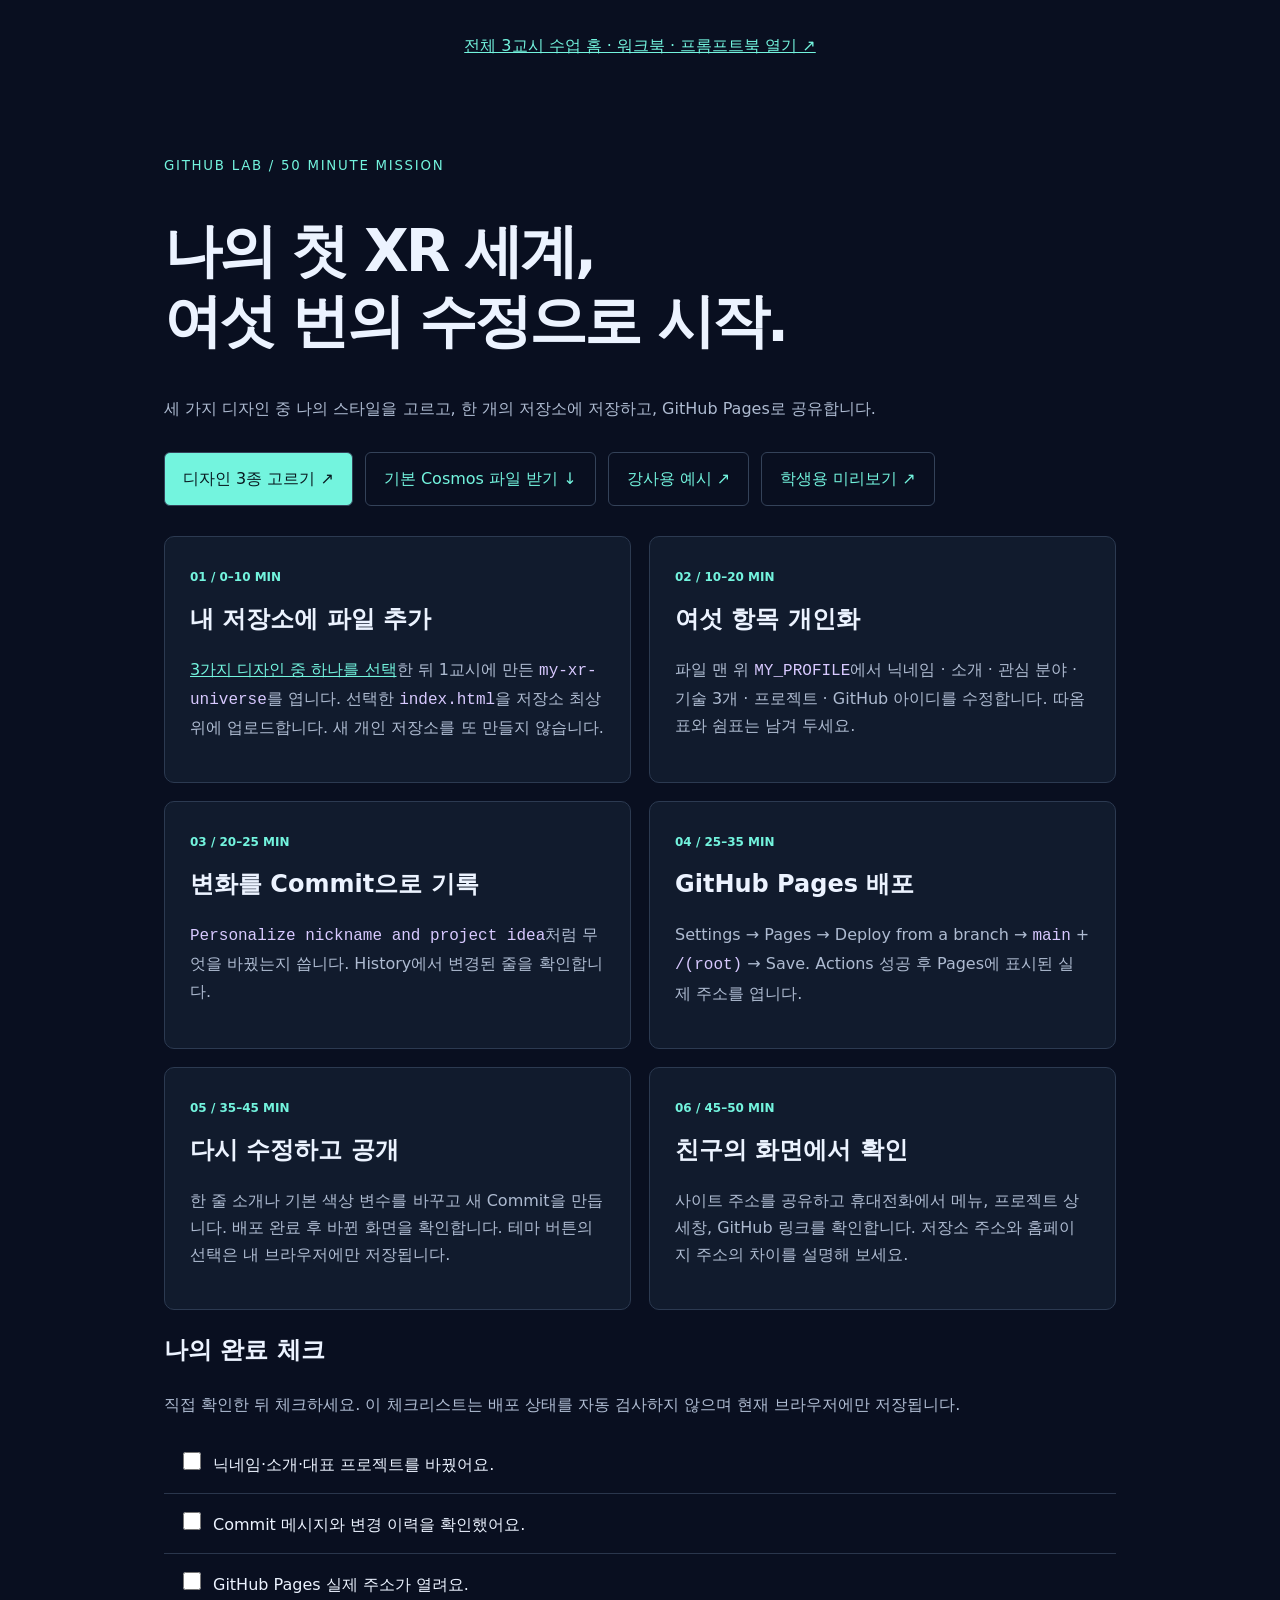
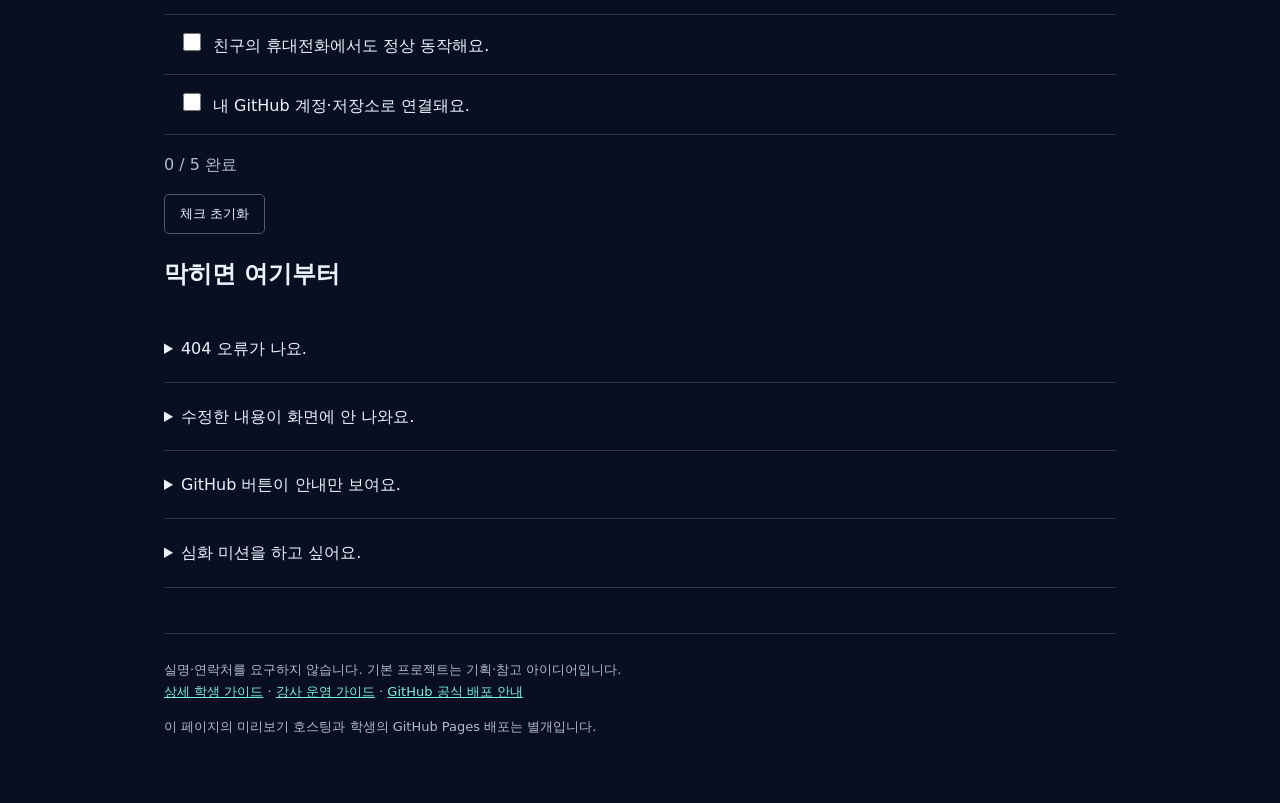
<file: lab.html>
<!DOCTYPE html><html lang="ko"><head><meta charset="UTF-8"><meta name="viewport" content="width=device-width,initial-scale=1"><title>GitHub Lab · 50분 포트폴리오 미션</title><style>
*{box-sizing:border-box}body{background:#090f20;color:#ecf3ff;font:16px/1.7 system-ui,sans-serif;margin:0}main{max-width:1000px;margin:auto;padding:60px 24px}small{color:#73f4de;letter-spacing:.13em}h1{font-size:clamp(32px,6vw,58px);letter-spacing:-.05em;line-height:1.2}h2{font-size:24px}p{color:#aebbd1}a{color:#73f4de}nav{display:flex;flex-wrap:wrap;gap:12px;margin:30px 0}nav a{border:1px solid #344259;border-radius:6px;padding:12px 18px;text-decoration:none}nav a:first-child{background:#73f4de;color:#091a21}.steps{display:grid;grid-template-columns:1fr 1fr;gap:18px}article{border:1px solid #2c3a51;border-radius:10px;padding:25px;background:#111b2d}article b{color:#73f4de;font-size:12px}article h2{margin:10px 0}code{color:#d8c9ff;overflow-wrap:anywhere}label{display:block;padding:15px;border-bottom:1px solid #2a364c;cursor:pointer}input{accent-color:#73f4de;width:18px;height:18px;margin-right:12px}details{padding:20px 0;border-bottom:1px solid #2a364c}summary{cursor:pointer}button{background:transparent;border:1px solid #4b5b75;color:#ecf3ff;padding:10px 15px;border-radius:5px;cursor:pointer}footer{margin-top:45px;border-top:1px solid #2a364c;padding-top:25px;font-size:13px;color:#aebbd1}:focus-visible{outline:3px solid #73f4de;outline-offset:4px}@media(max-width:650px){.steps{grid-template-columns:1fr}main{padding:35px 20px}}
</style></head><body><p style="padding:16px;text-align:center"><a href="course.html">전체 3교시 수업 홈 · 워크북 · 프롬프트북 열기 ↗</a></p><main><small>GITHUB LAB / 50 MINUTE MISSION</small><h1>나의 첫 XR 세계,<br>여섯 번의 수정으로 시작.</h1><p>세 가지 디자인 중 나의 스타일을 고르고, 한 개의 저장소에 저장하고, GitHub Pages로 공유합니다.</p><nav aria-label="실습 자료"><a href="templates.html">디자인 3종 고르기 ↗</a><a href="student/index.html" download="index.html">기본 Cosmos 파일 받기 ↓</a><a href="instructor/index.html">강사용 예시 ↗</a><a href="student/index.html">학생용 미리보기 ↗</a></nav><div class="steps">
<article><b>01 / 0–10 MIN</b><h2>내 저장소에 파일 추가</h2><p><a href="templates.html">3가지 디자인 중 하나를 선택</a>한 뒤 1교시에 만든 <code>my-xr-universe</code>를 엽니다. 선택한 <code>index.html</code>을 저장소 최상위에 업로드합니다. 새 개인 저장소를 또 만들지 않습니다.</p></article>
<article><b>02 / 10–20 MIN</b><h2>여섯 항목 개인화</h2><p>파일 맨 위 <code>MY_PROFILE</code>에서 닉네임 · 소개 · 관심 분야 · 기술 3개 · 프로젝트 · GitHub 아이디를 수정합니다. 따옴표와 쉼표는 남겨 두세요.</p></article>
<article><b>03 / 20–25 MIN</b><h2>변화를 Commit으로 기록</h2><p><code>Personalize nickname and project idea</code>처럼 무엇을 바꿨는지 씁니다. History에서 변경된 줄을 확인합니다.</p></article>
<article><b>04 / 25–35 MIN</b><h2>GitHub Pages 배포</h2><p>Settings → Pages → Deploy from a branch → <code>main</code> + <code>/(root)</code> → Save. Actions 성공 후 Pages에 표시된 실제 주소를 엽니다.</p></article>
<article><b>05 / 35–45 MIN</b><h2>다시 수정하고 공개</h2><p>한 줄 소개나 기본 색상 변수를 바꾸고 새 Commit을 만듭니다. 배포 완료 후 바뀐 화면을 확인합니다. 테마 버튼의 선택은 내 브라우저에만 저장됩니다.</p></article>
<article><b>06 / 45–50 MIN</b><h2>친구의 화면에서 확인</h2><p>사이트 주소를 공유하고 휴대전화에서 메뉴, 프로젝트 상세창, GitHub 링크를 확인합니다. 저장소 주소와 홈페이지 주소의 차이를 설명해 보세요.</p></article>
</div><h2>나의 완료 체크</h2><p>직접 확인한 뒤 체크하세요. 이 체크리스트는 배포 상태를 자동 검사하지 않으며 현재 브라우저에만 저장됩니다.</p><div id="checklist"><label><input type="checkbox" data-check="profile">닉네임·소개·대표 프로젝트를 바꿨어요.</label><label><input type="checkbox" data-check="commit">Commit 메시지와 변경 이력을 확인했어요.</label><label><input type="checkbox" data-check="pages">GitHub Pages 실제 주소가 열려요.</label><label><input type="checkbox" data-check="mobile">친구의 휴대전화에서도 정상 동작해요.</label><label><input type="checkbox" data-check="links">내 GitHub 계정·저장소로 연결돼요.</label></div><p id="progress" role="status"></p><button id="reset">체크 초기화</button>
<h2>막히면 여기부터</h2><details><summary>404 오류가 나요.</summary><p>파일명이 소문자 index.html인지, main의 루트에 있는지, Pages source가 main + /(root)인지, Actions가 성공했는지 확인합니다. ZIP 자체를 올리면 페이지가 생기지 않습니다.</p></details><details><summary>수정한 내용이 화면에 안 나와요.</summary><p>MY_PROFILE의 따옴표·쉼표를 확인하세요. Commit과 배포가 완료되었는지 확인한 후 새로고침합니다.</p></details><details><summary>GitHub 버튼이 안내만 보여요.</summary><p>⑥ githubUsername에 주소 전체가 아닌 본인 아이디만 입력합니다. 저장소명이 다르면 REPOSITORY_NAME도 수정합니다.</p></details><details><summary>심화 미션을 하고 싶어요.</summary><p>:root의 색상 변수를 바꾸거나 projects 배열의 예시를 개인화해 보세요. <a href="advanced/index.html">HTML/CSS/JS 분리본</a>도 준비되어 있습니다. 성장 기록은 실제 수행한 내용만 완료로 표시하세요.</p></details>
<footer>실명·연락처를 요구하지 않습니다. 기본 프로젝트는 기획·참고 아이디어입니다.<br><a href="docs/STUDENT_GUIDE.md">상세 학생 가이드</a> · <a href="docs/TEACHER_GUIDE.md">강사 운영 가이드</a> · <a href="https://docs.github.com/en/pages/getting-started-with-github-pages/configuring-a-publishing-source-for-your-github-pages-site">GitHub 공식 배포 안내</a><p>이 페이지의 미리보기 호스팅과 학생의 GitHub Pages 배포는 별개입니다.</p></footer>
</main><script>(()=>{const boxes=[...document.querySelectorAll('[data-check]')];function update(){document.getElementById('progress').textContent=boxes.filter(b=>b.checked).length+' / 5 완료';}boxes.forEach(b=>{try{b.checked=localStorage.getItem('xr-lab-'+b.dataset.check)==='true';}catch(e){}b.addEventListener('change',()=>{try{localStorage.setItem('xr-lab-'+b.dataset.check,String(b.checked));}catch(e){}update();});});document.getElementById('reset').addEventListener('click',()=>{boxes.forEach(b=>{b.checked=false;try{localStorage.removeItem('xr-lab-'+b.dataset.check);}catch(e){}});update();});update();})();</script></body></html>
</file>
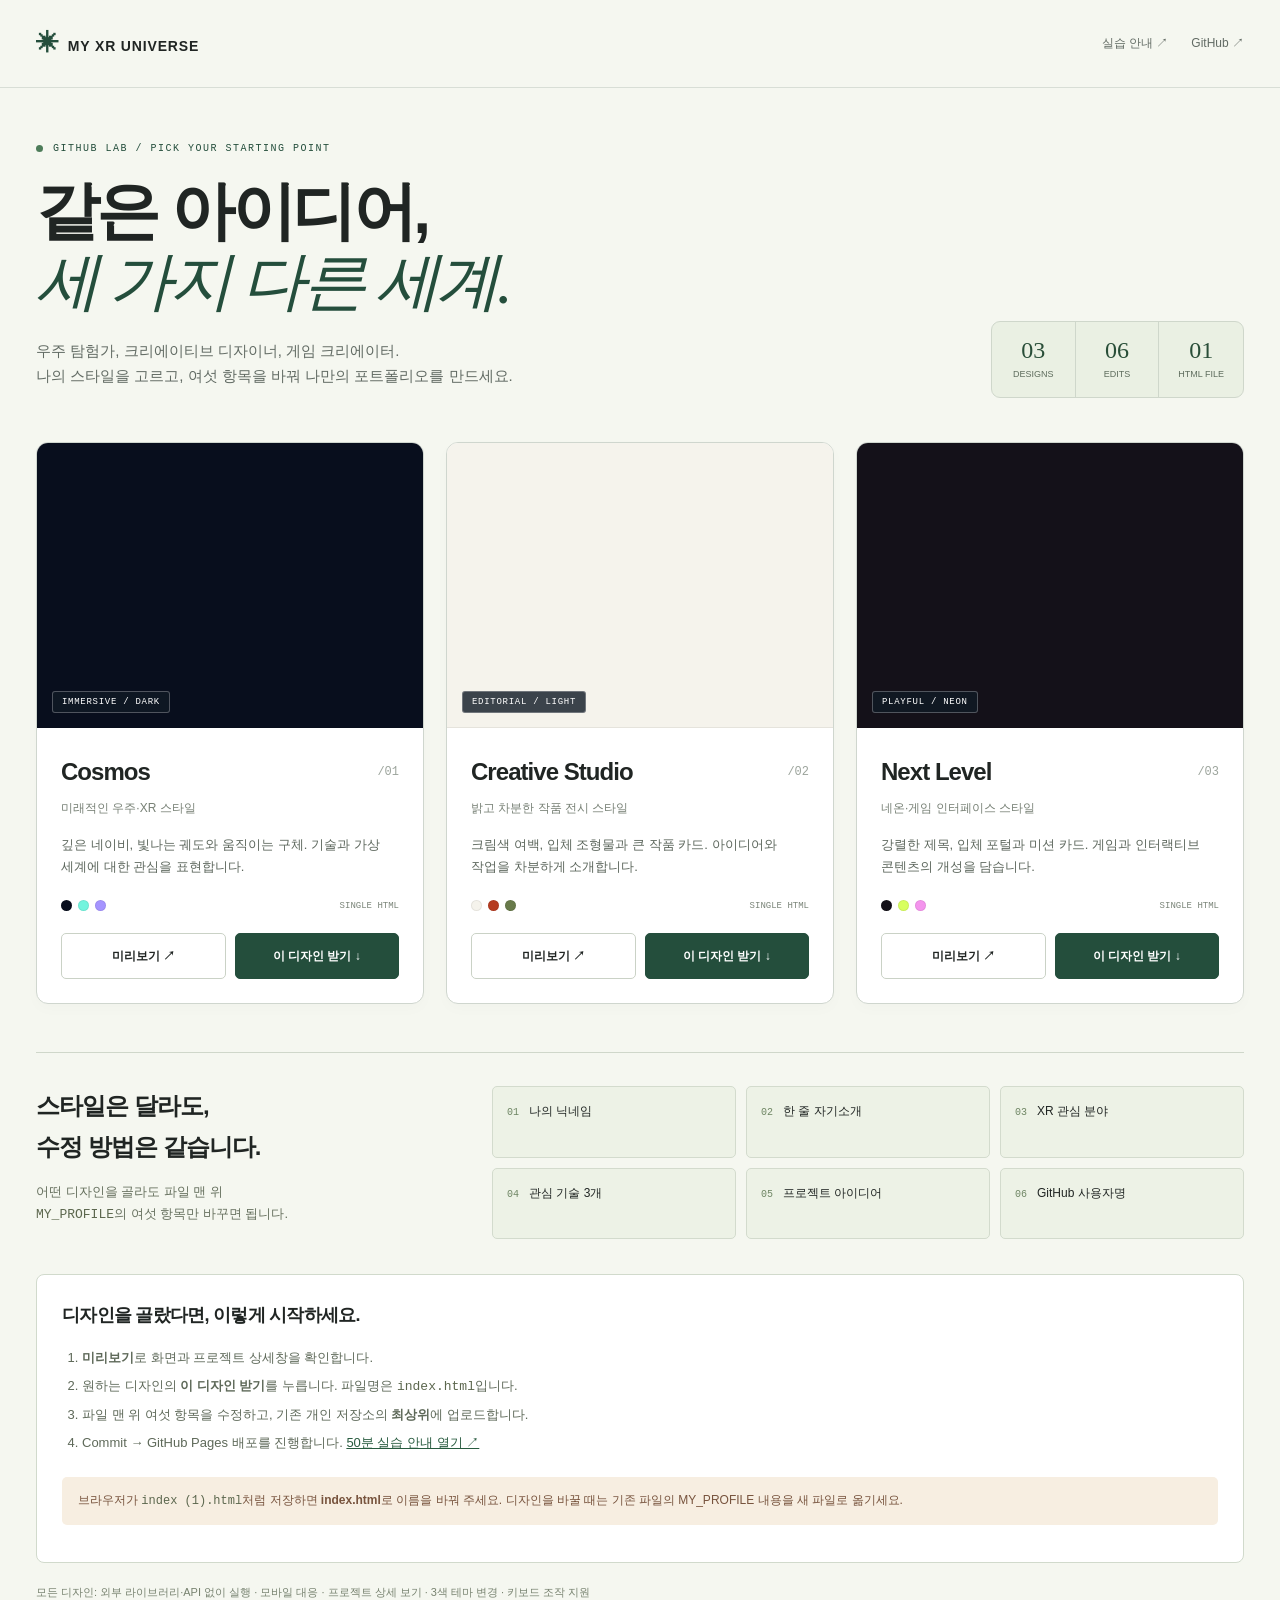
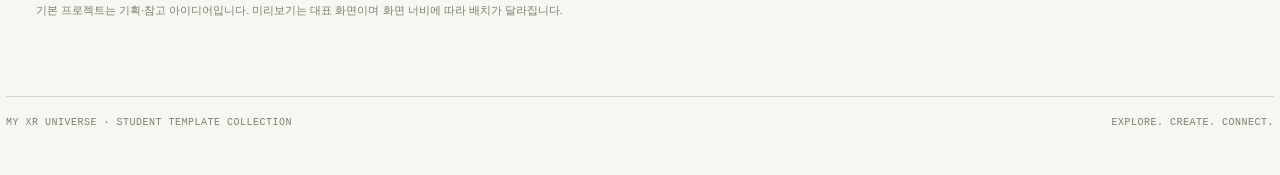
<file: templates.html>
<!DOCTYPE html><html lang="ko"><head><meta charset="utf-8"><meta name="viewport" content="width=device-width,initial-scale=1"><meta name="description" content="세 가지 XR 포트폴리오 디자인 중 나의 스타일을 고르고 단일 HTML 템플릿을 다운로드하세요."><title>Choose your universe · XR 템플릿 3종</title><style>
:root{--ink:#202523;--muted:#626b64;--line:#d8ded6;--green:#244e3c;--paper:#f5f7f0}*{box-sizing:border-box}body{margin:0;background:var(--paper);color:var(--ink);font:15px/1.7 'Segoe UI','Noto Sans KR',Arial,sans-serif}a{color:inherit}button{font:inherit;cursor:pointer}header{max-width:1340px;padding:24px 36px;margin:auto;display:flex;justify-content:space-between;align-items:center;gap:20px;border-bottom:1px solid var(--line)}.logo{font-size:14px;font-weight:800;letter-spacing:.06em;text-decoration:none}.logo b{color:var(--green);font-size:23px;margin-right:8px}header nav{display:flex;gap:23px;font-size:12px;color:var(--muted)}header nav a{text-decoration:none}main{max-width:1340px;margin:auto;padding:55px 36px 65px}.kicker{font:10px ui-monospace,monospace;letter-spacing:.15em;color:var(--green);display:flex;align-items:center;gap:10px}.kicker:before{content:'';width:7px;height:7px;background:#4d7c59;border-radius:50%}h1{font-size:clamp(40px,5vw,65px);line-height:1.1;letter-spacing:-.055em;margin:22px 0 20px;font-weight:650}h1 span{font-family:Georgia,serif;font-style:italic;font-weight:400;color:var(--green)}.lead{font-size:15px;color:var(--muted);word-break:keep-all;max-width:650px}.intro{display:flex;justify-content:space-between;align-items:flex-end;gap:30px;margin-bottom:38px}.stamp{display:grid;grid-template-columns:repeat(3,1fr);border:1px solid #cfd7cb;background:#eaf0e3;border-radius:9px;margin-bottom:6px}.stamp div{padding:15px 19px;text-align:center;border-right:1px solid #cfd7cb;font-size:9px;color:#5e6c5d}.stamp div:last-child{border:0}.stamp strong{display:block;font:24px Georgia,serif;color:#294e38;margin-bottom:3px}.grid{display:grid;grid-template-columns:repeat(3,minmax(0,1fr));gap:22px}.card{min-width:0;border:1px solid #cfd6ce;border-radius:12px;background:#fff;overflow:hidden;box-shadow:0 5px 15px #13251905;display:flex;flex-direction:column}.preview{height:285px;overflow:hidden;position:relative;background:#080e1d;container-type:inline-size}.preview iframe{width:1200px;height:950px;border:0;position:absolute;top:0;left:0;transform-origin:0 0;transform:scale(.33);pointer-events:none}.preview:after{content:'';position:absolute;inset:0;pointer-events:none;border-bottom:1px solid #0001}.card:nth-child(2) .preview{background:#f5f3ec}.card:nth-child(3) .preview{background:#141119}.tag{position:absolute;left:15px;bottom:15px;font:9px ui-monospace,monospace;letter-spacing:.08em;color:#fff;background:#111a26cf;padding:5px 9px;border:1px solid #fff4;border-radius:3px}.info{padding:24px;display:flex;flex-direction:column;flex:1}.card-head{display:flex;justify-content:space-between;gap:10px;align-items:center}.number{color:#9ca49c;font:12px ui-monospace,monospace}h2{font-size:24px;margin:0;font-weight:650;letter-spacing:-.04em}.subtitle{font-size:12px;color:#778075;margin:5px 0 16px}.desc{font-size:13px;color:#5d675d;margin:0 0 20px;min-height:46px;word-break:keep-all}.swatches{display:flex;align-items:center;gap:6px;margin-bottom:22px}.swatches i{height:11px;width:11px;border-radius:50%;border:1px solid #0001}.swatches span{margin-left:auto;font:9px ui-monospace,monospace;color:#7b8579}.actions{display:grid;grid-template-columns:1fr 1fr;gap:9px;margin-top:auto}.actions a{text-decoration:none;padding:12px 7px;text-align:center;font-size:12px;font-weight:600;border:1px solid #cad2c6;border-radius:5px;white-space:nowrap}.actions a.download{background:#244e3c;color:#fff;border-color:#244e3c}.actions a:hover{transform:translateY(-2px);box-shadow:0 4px 0 #244e3c13}a:focus-visible,button:focus-visible{outline:3px solid #d36f3b;outline-offset:4px}.common{display:grid;grid-template-columns:.85fr 1.5fr;gap:30px;border-top:1px solid #cfd7ca;margin-top:48px;padding-top:33px}.common h2{font-size:24px}.common p{font-size:13px;color:#67715f}.fields{display:grid;grid-template-columns:repeat(3,1fr);gap:10px}.fields div{border:1px solid #d3dbcd;padding:14px;background:#edf2e6;border-radius:5px;font-size:12px}.fields b{font:10px ui-monospace,monospace;color:#6f8664;margin-right:10px}.steps{margin-top:35px;padding:25px;border:1px solid #d1dacc;background:#fff;border-radius:8px}.steps h2{font-size:18px}.steps ol{font-size:13px;padding-left:20px;color:#5e6959}.steps li{padding:3px 0}.steps a{color:#285b3f}.tip{font-size:12px;color:#77533d;background:#f7eee1;padding:13px 16px;border-radius:5px;margin-top:20px}code{color:#5c674e}footer{max-width:1268px;margin:0 auto 30px;border-top:1px solid #d1d9cc;padding:20px 0;display:flex;justify-content:space-between;gap:20px;font:10px ui-monospace,monospace;letter-spacing:.05em;color:#78826e}.credits{font-size:11px;color:#77826f;margin-top:20px}.sr{position:absolute;width:1px;height:1px;overflow:hidden;clip-path:inset(50%)}@media(max-width:1000px){main{padding:40px 25px}.intro{display:block}.stamp{max-width:360px;margin-top:25px}.grid{gap:14px}.info{padding:18px}h2{font-size:21px}.preview{height:230px}.actions{grid-template-columns:1fr}.desc{min-height:68px}.common{grid-template-columns:1fr}}@media(max-width:720px){header{padding:18px 20px}.logo{font-size:11px}header nav{font-size:10px;gap:13px}main{padding:35px 20px}.grid{grid-template-columns:1fr;gap:25px}.preview{height:300px}.info{padding:24px}h2{font-size:26px}.actions{grid-template-columns:1fr 1fr}.desc{min-height:0}.fields{grid-template-columns:1fr 1fr}.common{margin-top:35px}.stamp{max-width:none}.intro{margin-bottom:30px}footer{margin:0 20px 20px;flex-wrap:wrap}.lead{font-size:14px}.credits{font-size:10px}.steps{padding:20px}}
</style></head><body><header><a class="logo" href="templates.html"><b>✳</b>MY XR UNIVERSE</a><nav aria-label="페이지 메뉴"><a href="lab.html">실습 안내 ↗</a><a href="https://github.com/chloeisLovely/my-xr-universe">GitHub ↗</a></nav></header><main><div class="intro"><div><div class="kicker">GITHUB LAB / PICK YOUR STARTING POINT</div><h1>같은 아이디어,<br><span>세 가지 다른 세계.</span></h1><p class="lead">우주 탐험가, 크리에이티브 디자이너, 게임 크리에이터.<br>나의 스타일을 고르고, 여섯 항목을 바꿔 나만의 포트폴리오를 만드세요.</p></div><div class="stamp"><div><strong>03</strong>DESIGNS</div><div><strong>06</strong>EDITS</div><div><strong>01</strong>HTML FILE</div></div></div><section class="grid" aria-label="포트폴리오 디자인 선택">
<article class="card"><div class="preview"><iframe src="templates/cosmos/index.html" title="Cosmos 대표 화면" tabindex="-1" aria-hidden="true" loading="eager" sandbox="allow-scripts"></iframe><span class="tag">IMMERSIVE / DARK</span></div><div class="info"><div class="card-head"><h2>Cosmos</h2><span class="number">/01</span></div><p class="subtitle">미래적인 우주·XR 스타일</p><p class="desc">깊은 네이비, 빛나는 궤도와 움직이는 구체. 기술과 가상 세계에 대한 관심을 표현합니다.</p><div class="swatches"><i style="background:#080e1d"></i><i style="background:#73f4de"></i><i style="background:#a594ff"></i><span>SINGLE HTML</span></div><div class="actions"><a href="templates/cosmos/index.html" aria-label="Cosmos 미리보기">미리보기 ↗</a><a class="download" href="templates/cosmos/index.html" download="index.html" aria-label="Cosmos 디자인 다운로드">이 디자인 받기 ↓</a></div></div></article>
<article class="card"><div class="preview"><iframe src="templates/studio/index.html" title="Creative Studio 대표 화면" tabindex="-1" aria-hidden="true" loading="eager" sandbox="allow-scripts"></iframe><span class="tag">EDITORIAL / LIGHT</span></div><div class="info"><div class="card-head"><h2>Creative Studio</h2><span class="number">/02</span></div><p class="subtitle">밝고 차분한 작품 전시 스타일</p><p class="desc">크림색 여백, 입체 조형물과 큰 작품 카드. 아이디어와 작업을 차분하게 소개합니다.</p><div class="swatches"><i style="background:#f5f3ec"></i><i style="background:#b53c21"></i><i style="background:#687a4a"></i><span>SINGLE HTML</span></div><div class="actions"><a href="templates/studio/index.html" aria-label="Creative Studio 미리보기">미리보기 ↗</a><a class="download" href="templates/studio/index.html" download="index.html" aria-label="Creative Studio 디자인 다운로드">이 디자인 받기 ↓</a></div></div></article>
<article class="card"><div class="preview"><iframe src="templates/arcade/index.html" title="Next Level 대표 화면" tabindex="-1" aria-hidden="true" loading="eager" sandbox="allow-scripts"></iframe><span class="tag">PLAYFUL / NEON</span></div><div class="info"><div class="card-head"><h2>Next Level</h2><span class="number">/03</span></div><p class="subtitle">네온·게임 인터페이스 스타일</p><p class="desc">강렬한 제목, 입체 포털과 미션 카드. 게임과 인터랙티브 콘텐츠의 개성을 담습니다.</p><div class="swatches"><i style="background:#141119"></i><i style="background:#d8ff60"></i><i style="background:#f494ed"></i><span>SINGLE HTML</span></div><div class="actions"><a href="templates/arcade/index.html" aria-label="Next Level 미리보기">미리보기 ↗</a><a class="download" href="templates/arcade/index.html" download="index.html" aria-label="Next Level 디자인 다운로드">이 디자인 받기 ↓</a></div></div></article>
</section><section class="common"><div><h2>스타일은 달라도,<br>수정 방법은 같습니다.</h2><p>어떤 디자인을 골라도 파일 맨 위<br><code>MY_PROFILE</code>의 여섯 항목만 바꾸면 됩니다.</p></div><div class="fields"><div><b>01</b>나의 닉네임</div><div><b>02</b>한 줄 자기소개</div><div><b>03</b>XR 관심 분야</div><div><b>04</b>관심 기술 3개</div><div><b>05</b>프로젝트 아이디어</div><div><b>06</b>GitHub 사용자명</div></div></section><section class="steps"><h2>디자인을 골랐다면, 이렇게 시작하세요.</h2><ol><li><strong>미리보기</strong>로 화면과 프로젝트 상세창을 확인합니다.</li><li>원하는 디자인의 <strong>이 디자인 받기</strong>를 누릅니다. 파일명은 <code>index.html</code>입니다.</li><li>파일 맨 위 여섯 항목을 수정하고, 기존 개인 저장소의 <strong>최상위</strong>에 업로드합니다.</li><li>Commit → GitHub Pages 배포를 진행합니다. <a href="lab.html">50분 실습 안내 열기 ↗</a></li></ol><p class="tip">브라우저가 <code>index (1).html</code>처럼 저장하면 <strong>index.html</strong>로 이름을 바꿔 주세요. 디자인을 바꿀 때는 기존 파일의 MY_PROFILE 내용을 새 파일로 옮기세요.</p></section><p class="credits">모든 디자인: 외부 라이브러리·API 없이 실행 · 모바일 대응 · 프로젝트 상세 보기 · 3색 테마 변경 · 키보드 조작 지원<br>기본 프로젝트는 기획·참고 아이디어입니다. 미리보기는 대표 화면이며 화면 너비에 따라 배치가 달라집니다.</p></main><footer><span>MY XR UNIVERSE · STUDENT TEMPLATE COLLECTION</span><span>EXPLORE. CREATE. CONNECT.</span></footer><script>document.querySelectorAll('.preview').forEach(box=>{const frame=box.querySelector('iframe');const resize=()=>{frame.style.transform='scale('+box.clientWidth/1200+')';};resize();if(typeof ResizeObserver!=='undefined')new ResizeObserver(resize).observe(box);else window.addEventListener('resize',resize);});</script></body></html>
</file>
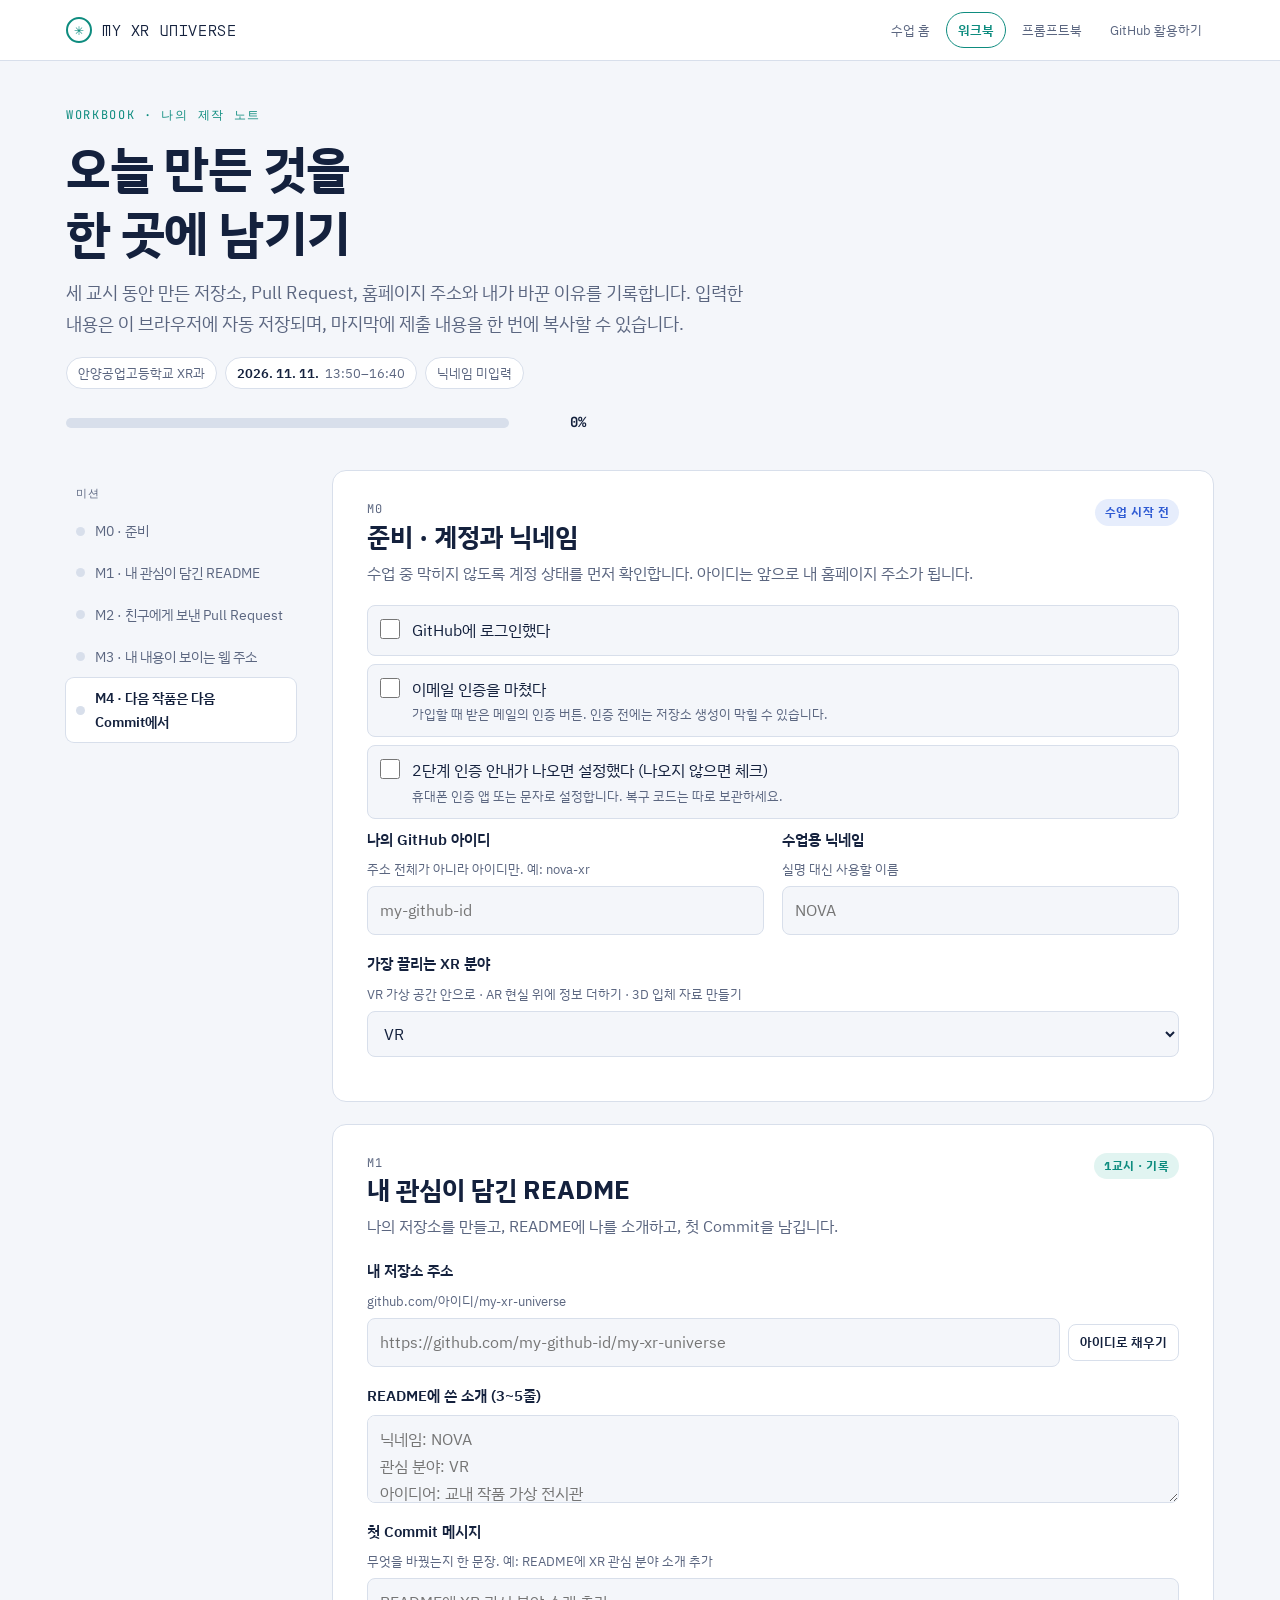
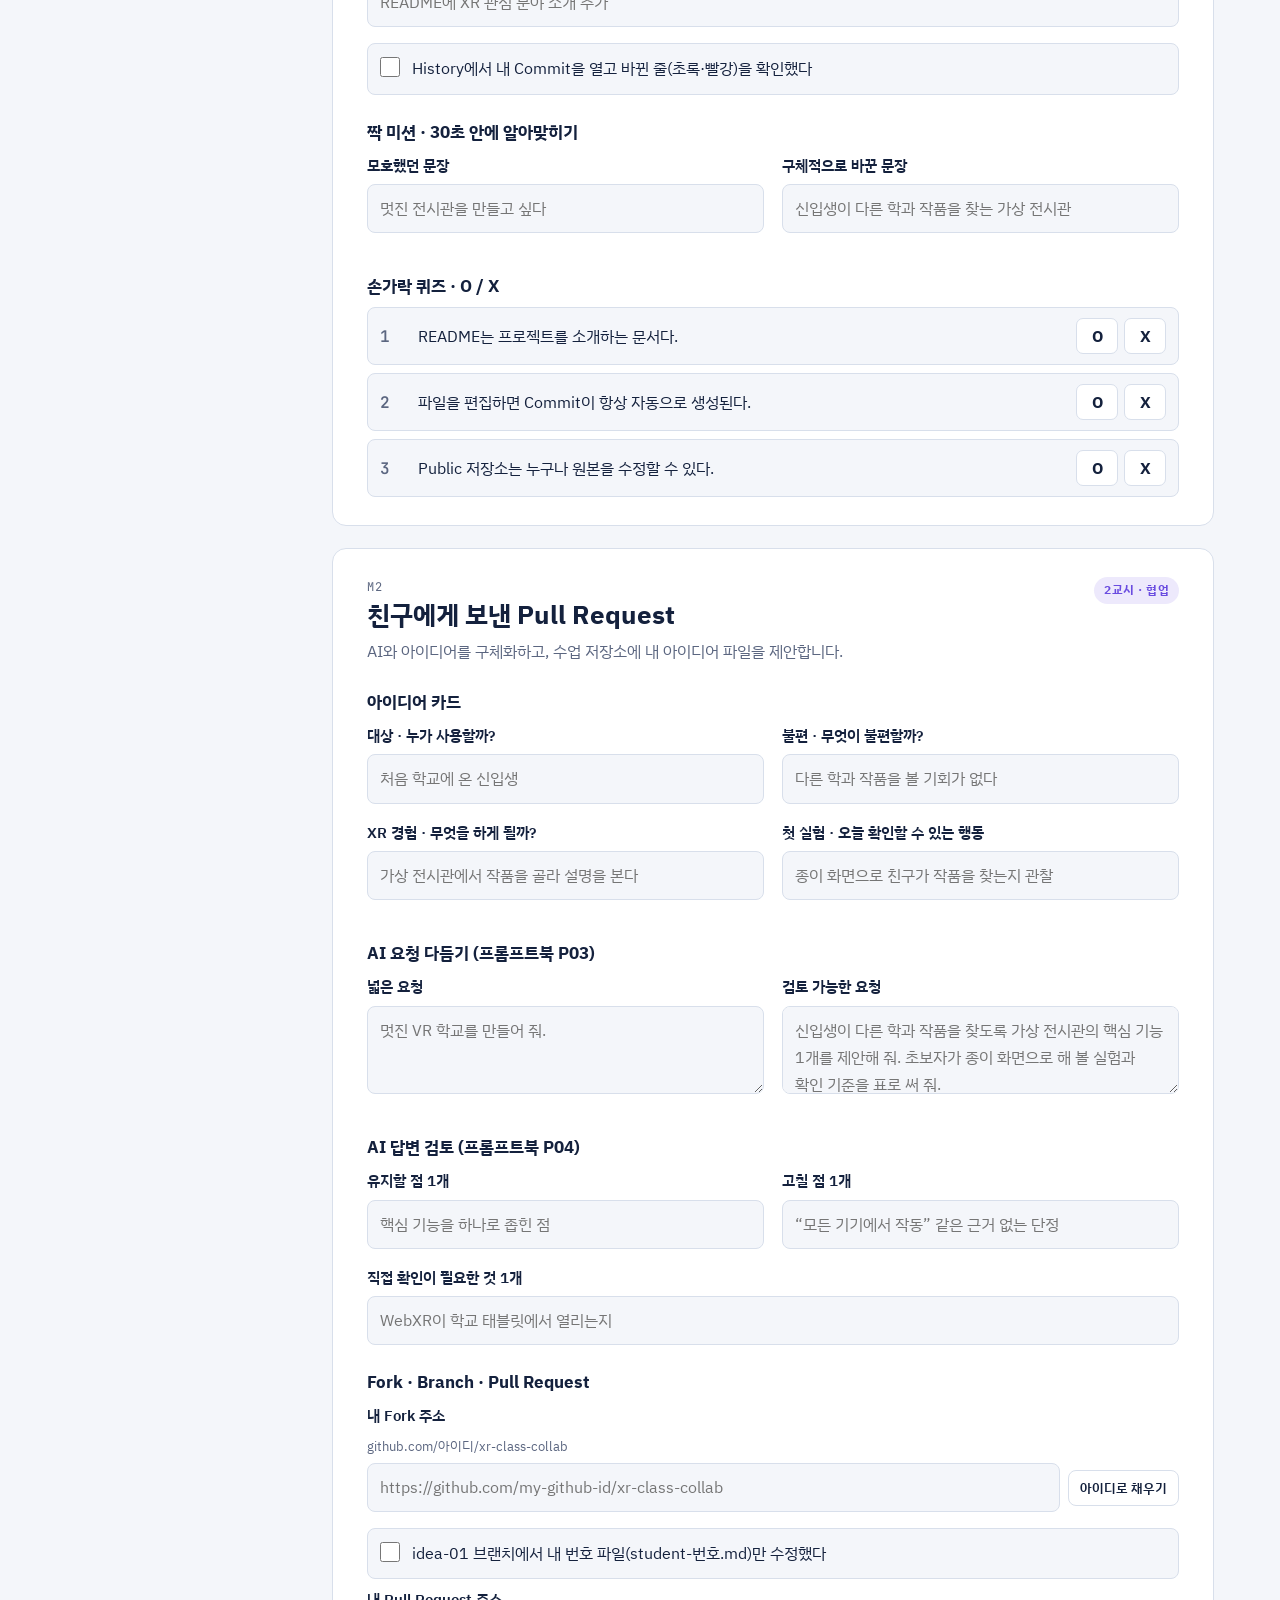
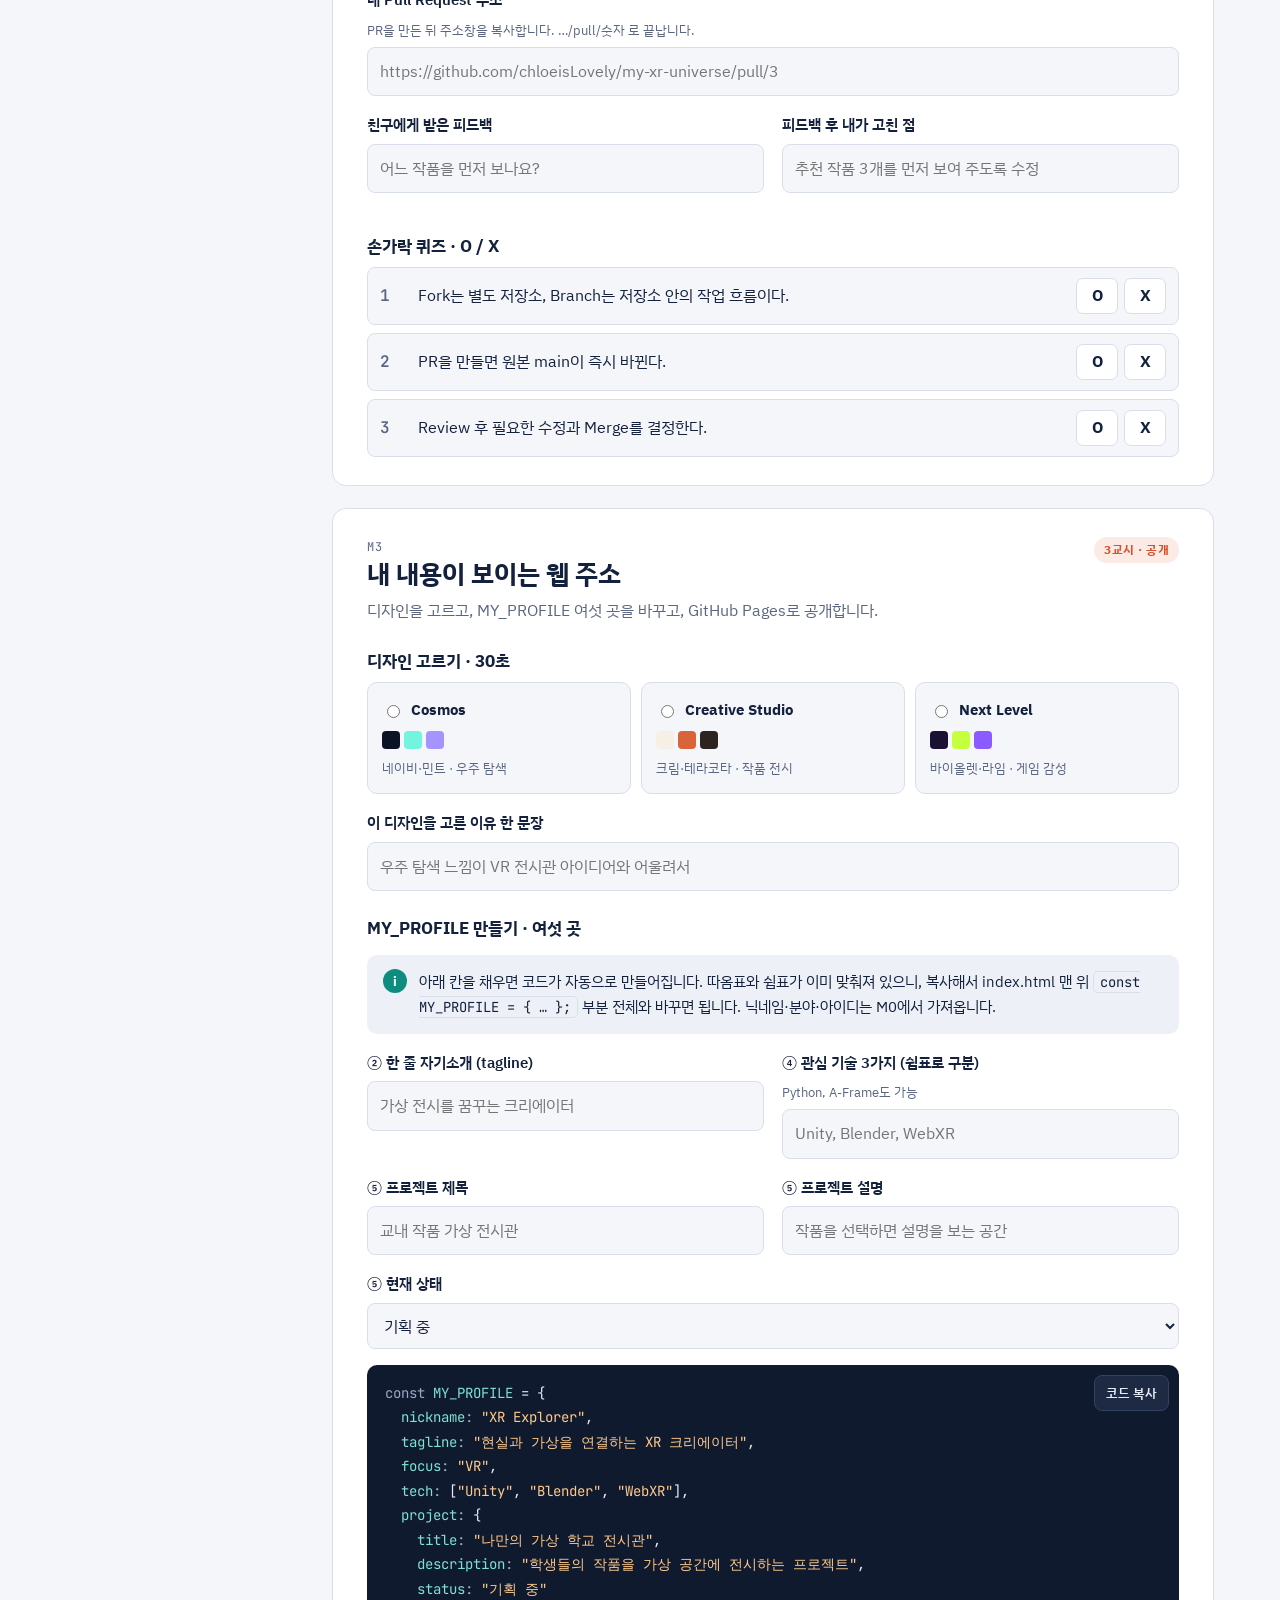
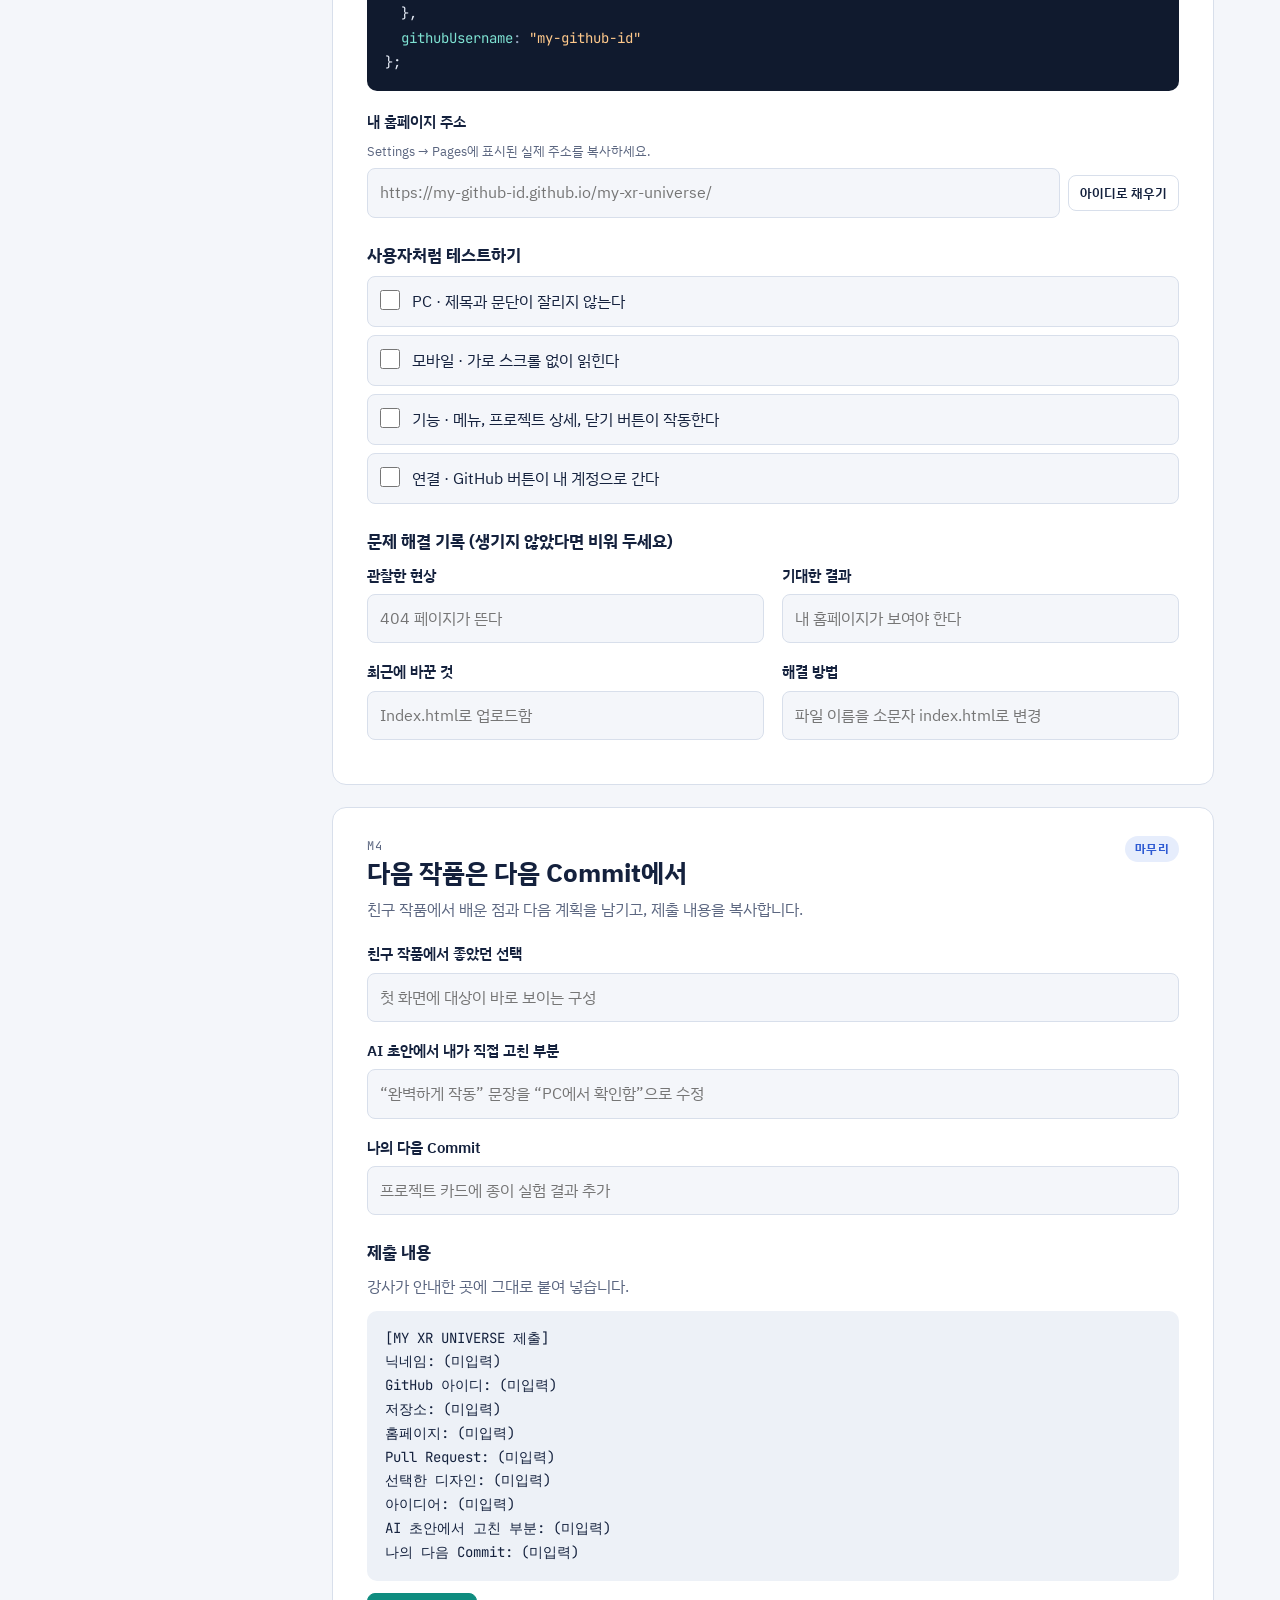
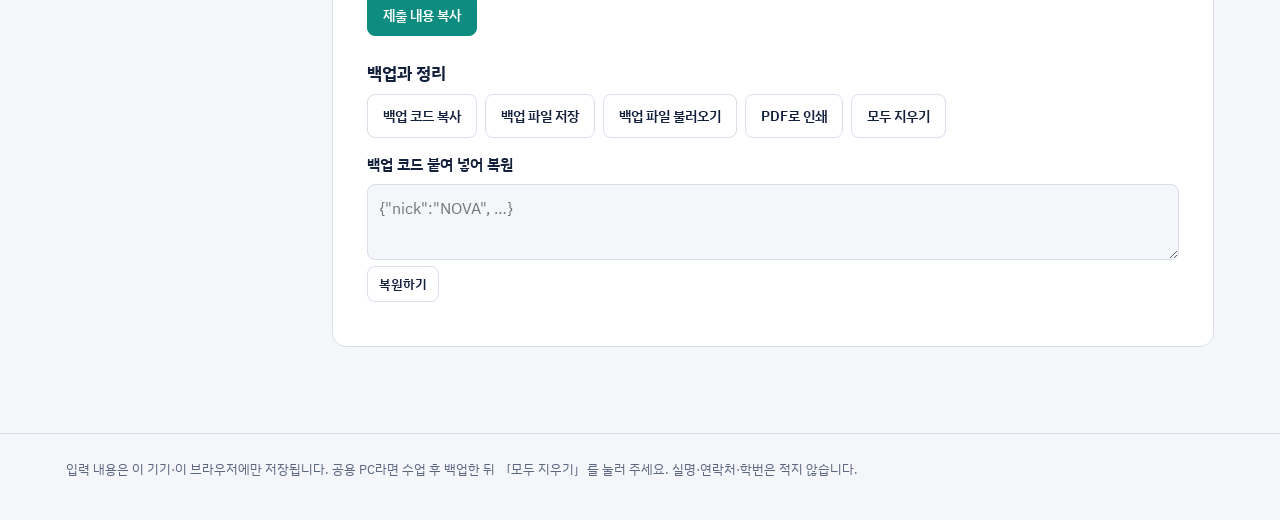
<file: workbook.html>
<!doctype html>
<html lang="ko">
<head>
<meta charset="utf-8">
<meta name="viewport" content="width=device-width, initial-scale=1, viewport-fit=cover">
<title>MY XR UNIVERSE 워크북</title>
<meta name="claude:viewport-fit-sides" content="cover">
<link rel="preconnect" href="https://fonts.googleapis.com">
<link rel="preconnect" href="https://fonts.gstatic.com" crossorigin>
<link rel="stylesheet" href="https://fonts.googleapis.com/css2?family=IBM+Plex+Sans+KR:wght@400;600;700&family=JetBrains+Mono:wght@400;600&family=Orbit&display=swap">
<style>
/* Layout: 왼쪽 미션 레일 + 오른쪽 노트 본문. 좁은 화면에서는 상단 칩 내비로 접힘 */
:root{
  --bg:#F4F6FA; --surface:#FFFFFF; --sunk:#EDF1F7; --ink:#14213D; --muted:#5B6680; --line:#D8DFEB;
  --p0:#2F5BD3; --p1:#0E8C7F; --p2:#6A4CE0; --p3:#D94F2A; --tch:#55607A;
  --p0-soft:#E6EDFC; --p1-soft:#E1F4F1; --p2-soft:#EDE9FC; --p3-soft:#FCEAE4;
  --add:#1A7F37; --add-soft:#DAFBE1; --del:#CF222E; --del-soft:#FFEBE9;
  --code-bg:#101A2E; --code-fg:#E4EAF5; --code-key:#7EE2D2; --code-str:#FFC98B; --code-pun:#9AA8C2;
  --focus:#2F5BD3;
  --f-display:"IBM Plex Sans KR","Apple SD Gothic Neo","Malgun Gothic",system-ui,sans-serif;
  --f-brand:"Orbit","IBM Plex Sans KR",system-ui,sans-serif;
  --f-body:"IBM Plex Sans KR","Apple SD Gothic Neo","Malgun Gothic",system-ui,sans-serif;
  --f-mono:"JetBrains Mono",ui-monospace,"Cascadia Mono",Consolas,monospace;
  --r:10px; --gap:20px;
}
@media (prefers-color-scheme: dark){:root:not([data-theme="light"]){
  --bg:#0C1322; --surface:#141E32; --sunk:#101929; --ink:#E7ECF6; --muted:#9AA6BE; --line:#26324A;
  --p0:#7FA4FF; --p1:#3FD0BE; --p2:#A895FF; --p3:#FF8D6B; --tch:#A2ADC4;
  --p0-soft:#1A2747; --p1-soft:#123331; --p2-soft:#231E45; --p3-soft:#3A2019;
  --add:#4AC26B; --add-soft:#12301C; --del:#FF7B72; --del-soft:#3A1719;
  --code-bg:#070D19; --focus:#7FA4FF; color-scheme:dark}}
:root[data-theme="dark"]{
  --bg:#0C1322; --surface:#141E32; --sunk:#101929; --ink:#E7ECF6; --muted:#9AA6BE; --line:#26324A;
  --p0:#7FA4FF; --p1:#3FD0BE; --p2:#A895FF; --p3:#FF8D6B; --tch:#A2ADC4;
  --p0-soft:#1A2747; --p1-soft:#123331; --p2-soft:#231E45; --p3-soft:#3A2019;
  --add:#4AC26B; --add-soft:#12301C; --del:#FF7B72; --del-soft:#3A1719;
  --code-bg:#070D19; --focus:#7FA4FF; color-scheme:dark}

*{box-sizing:border-box}
body{background:var(--bg);color:var(--ink);font:16px/1.7 var(--f-body);margin:0;-webkit-text-size-adjust:100%;word-break:keep-all;overflow-wrap:anywhere}
a{color:var(--p0)}
:focus-visible{outline:3px solid var(--focus);outline-offset:3px;border-radius:4px}
h1,h2,h3{line-height:1.3;text-wrap:balance;margin:0}
code,kbd,pre{font-family:var(--f-mono);font-size:.92em}
p code,li code,td code{background:var(--sunk);border:1px solid var(--line);padding:1px 6px;border-radius:5px}
.wrap{max-width:1180px;margin:0 auto;padding-left:max(16px,env(safe-area-inset-left,0px));padding-right:max(16px,env(safe-area-inset-right,0px))}

/* top bar */
.topbar{position:sticky;top:env(safe-area-inset-top,0px);z-index:20;background:var(--surface);border-bottom:1px solid var(--line)}
body::before{content:"";position:fixed;inset:0 0 auto;height:env(safe-area-inset-top,0px);z-index:21;background:var(--surface)}
.topbar .wrap{display:flex;align-items:center;gap:16px;min-height:60px;padding-block:8px;flex-wrap:wrap}
.brand{font-family:var(--f-brand);font-weight:400;letter-spacing:.04em;font-size:15px;text-decoration:none;color:var(--ink);display:flex;align-items:center;gap:10px;white-space:nowrap}
.brand i{width:26px;height:26px;border-radius:50%;border:2px solid var(--accent);display:grid;place-items:center;font-style:normal;font-size:12px;color:var(--accent)}
.books{display:flex;gap:4px;margin-left:auto;flex-wrap:wrap}
.books a{font-size:13px;text-decoration:none;color:var(--muted);padding:6px 11px;border-radius:999px;border:1px solid transparent}
.books a:hover{color:var(--ink);border-color:var(--line)}
.books a[aria-current="page"]{color:var(--accent);border-color:var(--accent);font-weight:600}

/* hero */
.hero{padding-block:44px 28px}
.eyebrow{font-family:var(--f-mono);font-size:12px;letter-spacing:.14em;text-transform:uppercase;color:var(--accent)}
.hero h1{font-family:var(--f-display);font-weight:700;font-size:clamp(30px,5vw,50px);letter-spacing:-.025em;margin:10px 0 12px}
.hero p.lead{font-size:18px;color:var(--muted);max-width:62ch;margin:0}
.meta-row{display:flex;flex-wrap:wrap;gap:8px;margin-top:18px}
.pill{display:inline-flex;align-items:center;gap:6px;font-size:13px;padding:4px 11px;border-radius:999px;background:var(--surface);border:1px solid var(--line);color:var(--muted)}
.pill b{color:var(--ink);font-weight:600}

/* period tags */
.tag{display:inline-flex;align-items:center;font-size:12px;font-weight:700;letter-spacing:.04em;padding:3px 10px;border-radius:999px;white-space:nowrap}
.t0{background:var(--p0-soft);color:var(--p0)} .t1{background:var(--p1-soft);color:var(--p1)}
.t2{background:var(--p2-soft);color:var(--p2)} .t3{background:var(--p3-soft);color:var(--p3)}

/* two-col shell */
.shell{display:grid;grid-template-columns:230px minmax(0,1fr);gap:36px;align-items:start;padding-block:8px 64px}
.rail{position:sticky;top:calc(env(safe-area-inset-top,0px) + 84px);display:flex;flex-direction:column;gap:2px}
.rail a{display:flex;align-items:center;gap:10px;text-decoration:none;color:var(--muted);font-size:14px;padding:8px 10px;border-radius:8px}
.rail a:hover{background:var(--surface);color:var(--ink)}
.rail a.on{background:var(--surface);color:var(--ink);font-weight:600;box-shadow:0 0 0 1px var(--line)}
.rail .dot{width:9px;height:9px;border-radius:50%;flex:none;background:var(--line)}
.rail .lbl{font-family:var(--f-mono);font-size:11px;letter-spacing:.1em;color:var(--muted);padding:14px 10px 6px;text-transform:uppercase}
main{min-width:0}

section.block{background:var(--surface);border:1px solid var(--line);border-radius:14px;padding:28px clamp(18px,3vw,34px);margin-bottom:22px;scroll-margin-top:90px}
.block-head{display:flex;align-items:flex-start;justify-content:space-between;gap:12px;flex-wrap:wrap;margin-bottom:6px}
.block h2{font-size:clamp(21px,2.6vw,26px)}
.block .goal{color:var(--muted);margin:6px 0 18px;max-width:68ch}
.block h3{font-size:17px;margin:26px 0 10px}

.callout{display:flex;gap:12px;align-items:flex-start;background:var(--sunk);border-radius:10px;padding:14px 16px;font-size:15px;margin:16px 0}
.callout .ic{flex:none;width:24px;height:24px;border-radius:50%;display:grid;place-items:center;font-size:13px;font-weight:700;background:var(--accent);color:var(--surface)}
.callout.warn .ic{background:var(--p3)}
.callout p{margin:0}

/* forms */
.field{display:flex;flex-direction:column;gap:6px;margin-bottom:16px;min-width:0}
.field label,.field .lab{font-weight:600;font-size:15px}
.field .hint{font-size:13px;color:var(--muted)}
input[type=text],input[type=url],textarea,select{width:100%;font:inherit;font-size:16px;color:var(--ink);background:var(--bg);border:1px solid var(--line);border-radius:8px;padding:10px 12px}
textarea{min-height:88px;resize:vertical}
input:focus,textarea:focus,select:focus{outline:2px solid var(--accent);outline-offset:0;border-color:transparent}
.grid2{display:grid;grid-template-columns:repeat(2,minmax(0,1fr));gap:0 18px}
.grid4{display:grid;grid-template-columns:repeat(2,minmax(0,1fr));gap:0 18px}
.check{display:flex;gap:12px;align-items:flex-start;padding:11px 12px;border-radius:8px;border:1px solid var(--line);margin-bottom:8px;cursor:pointer;background:var(--bg)}
.check input{width:20px;height:20px;margin:2px 0 0;accent-color:var(--accent);flex:none}
.check.done{border-color:var(--accent);background:var(--surface)}
.check span small{display:block;color:var(--muted);font-size:13px}

.btn{white-space:nowrap;display:inline-flex;align-items:center;gap:8px;font:inherit;font-size:14px;font-weight:600;padding:9px 15px;border-radius:8px;border:1px solid var(--line);background:var(--surface);color:var(--ink);cursor:pointer;text-decoration:none}
.btn:hover{border-color:var(--accent);color:var(--accent)}
.btn.primary{background:var(--accent);border-color:var(--accent);color:var(--surface)}
.btn.primary:hover{filter:brightness(1.07);color:var(--surface)}
.btn.small{font-size:13px;padding:6px 11px}
.row{display:flex;flex-wrap:wrap;gap:8px;align-items:center}

/* code */
.code{background:var(--code-bg);color:var(--code-fg);border-radius:10px;padding:16px 18px;overflow-x:auto;font-family:var(--f-mono);font-size:14px;line-height:1.75;margin:0;white-space:pre}
.code .k{color:var(--code-key)} .code .s{color:var(--code-str)} .code .p{color:var(--code-pun)} .code .c{color:#7C8AA6}
.codewrap{position:relative;margin-bottom:18px}
.codewrap .btn{position:absolute;top:10px;right:10px;background:#1E2A44;color:#E4EAF5;border-color:#33425F}

/* toast */
.toast{position:fixed;left:50%;bottom:calc(20px + env(safe-area-inset-bottom,0px));transform:translateX(-50%);background:var(--ink);color:var(--bg);padding:10px 18px;border-radius:8px;font-size:14px;z-index:50;max-width:calc(100% - 32px)}

table.tbl{width:100%;border-collapse:collapse;font-size:15px}
.tbl th,.tbl td{text-align:left;padding:10px 12px;border-bottom:1px solid var(--line);vertical-align:top}
.tbl th{font-size:13px;color:var(--muted);font-weight:600}
.tblwrap{overflow-x:auto}

footer.foot{border-top:1px solid var(--line);color:var(--muted);font-size:13px;padding-block:24px 40px}

@media (max-width:900px){
  .shell{grid-template-columns:minmax(0,1fr);gap:0}
  .rail{position:sticky;top:env(safe-area-inset-top,0px);z-index:10;flex-direction:row;overflow-x:auto;background:var(--bg);padding-block:10px;margin-bottom:10px;border-bottom:1px solid var(--line)}
  .rail .lbl{display:none}
  .rail a{white-space:nowrap;flex:none}
  .topbar{position:relative;top:0}
}
@media (max-width:620px){
  .grid2,.grid4{grid-template-columns:minmax(0,1fr)}
  .books{margin-left:0}
  .hero{padding-block:28px 18px}
}
@media (prefers-reduced-motion:reduce){*{transition:none!important;animation:none!important;scroll-behavior:auto!important}}
@media print{
  .topbar,.rail,.no-print,.toast{display:none!important}
  .shell{display:block} section.block{break-inside:avoid;border-color:#bbb}
  body{background:#fff;color:#000}
}

:root{--accent:var(--p1)}
.progress{display:flex;align-items:center;gap:14px;margin-top:22px;max-width:520px}
.bar{flex:1;height:10px;border-radius:999px;background:var(--line);overflow:hidden}
.bar span{display:block;height:100%;width:0;background:var(--accent);transition:width .3s}
.progress b{font-family:var(--f-mono);font-size:14px;min-width:4.5em;text-align:right}
.mission-no{font-family:var(--f-mono);font-size:12px;letter-spacing:.12em;color:var(--muted)}
.quiz{display:flex;flex-direction:column;gap:8px}
.q{display:grid;grid-template-columns:28px minmax(0,1fr) auto;gap:10px;align-items:center;padding:10px 12px;border:1px solid var(--line);border-radius:8px;background:var(--bg)}
.q .n{font-family:var(--f-mono);font-weight:600;color:var(--muted)}
.q .ox{display:flex;gap:6px}
.q .ox button{width:42px;height:36px;border-radius:7px;border:1px solid var(--line);background:var(--surface);font:inherit;font-weight:700;color:var(--ink);cursor:pointer}
.q .ox button[aria-pressed="true"]{background:var(--ink);color:var(--surface);border-color:var(--ink)}
.q .fb{grid-column:2/4;font-size:14px;color:var(--muted)}
.q .fb.ok{color:var(--add)} .q .fb.no{color:var(--del)}
.summary{background:var(--sunk);border-radius:10px;padding:16px 18px;font-family:var(--f-mono);font-size:14px;white-space:pre-wrap;word-break:break-all;margin:0 0 12px}
.tools{display:flex;flex-wrap:wrap;gap:8px}
.confirm{display:flex;flex-wrap:wrap;gap:8px;align-items:center;padding:10px 12px;border-radius:8px;background:var(--del-soft);color:var(--del);font-size:14px;margin-top:10px}
.designs{display:grid;grid-template-columns:repeat(3,minmax(0,1fr));gap:10px;margin-bottom:16px}
.designs label{border:1px solid var(--line);border-radius:10px;padding:14px;cursor:pointer;background:var(--bg);display:flex;flex-direction:column;gap:4px}
.designs input{accent-color:var(--accent)}
.designs label.on{border-color:var(--accent);background:var(--surface);box-shadow:0 0 0 1px var(--accent)}
.designs b{font-size:15px}.designs small{color:var(--muted);font-size:13px}
.sw{display:flex;gap:4px;margin:4px 0}.sw i{width:18px;height:18px;border-radius:4px;display:block}
@media (max-width:620px){.designs{grid-template-columns:minmax(0,1fr)}}
</style>
</head>
<body>


<header class="topbar"><div class="wrap">
  <a class="brand" href="course.html"><i>✳</i>MY XR UNIVERSE</a>
  <nav class="books" aria-label="수업 자료">
    <a href="course.html">수업 홈</a><a href="workbook.html" aria-current="page">워크북</a><a href="promptbook.html">프롬프트북</a><a href="guide.html">GitHub 활용하기</a>
  </nav>
</div></header>

<div class="wrap">
  <div class="hero">
    <div class="eyebrow">Workbook · 나의 제작 노트</div>
    <h1>오늘 만든 것을<br>한 곳에 남기기</h1>
    <p class="lead">세 교시 동안 만든 저장소, Pull Request, 홈페이지 주소와 내가 바꾼 이유를 기록합니다. 입력한 내용은 이 브라우저에 자동 저장되며, 마지막에 제출 내용을 한 번에 복사할 수 있습니다.</p>
    <div class="meta-row">
      <span class="pill">안양공업고등학교 XR과</span>
      <span class="pill"><b>2026. 11. 11.</b> 13:50–16:40</span>
      <span class="pill" id="who">닉네임 미입력</span>
    </div>
    <div class="progress" aria-label="진행률"><div class="bar"><span id="barfill"></span></div><b id="pct">0%</b></div>
  </div>

  <div class="shell">
    <nav class="rail" id="rail" aria-label="미션 목록">
      <div class="lbl">미션</div>
    </nav>
    <main id="missions"></main>
  </div>
</div>
<footer class="foot"><div class="wrap">입력 내용은 이 기기·이 브라우저에만 저장됩니다. 공용 PC라면 수업 후 백업한 뒤 「모두 지우기」를 눌러 주세요. 실명·연락처·학번은 적지 않습니다.</div></footer>
<div class="toast" id="toast" role="status" aria-live="polite" hidden></div>

<script>
(() => {
'use strict';
const KEY = 'xr-workbook-v1';
let data = {};
try { data = JSON.parse(localStorage.getItem(KEY) || '{}') || {}; } catch (e) { data = {}; }
const save = () => { try { localStorage.setItem(KEY, JSON.stringify(data)); } catch (e) {} };
const framed = (() => { try { return window.self !== window.top; } catch (e) { return true; } })();
const $ = (s, r = document) => r.querySelector(s);
const esc = s => String(s ?? '').replace(/[&<>"]/g, c => ({'&':'&amp;','<':'&lt;','>':'&gt;','"':'&quot;'}[c]));
let toastT;
function toast(m){ const t=$('#toast'); t.textContent=m; t.hidden=false; clearTimeout(toastT); toastT=setTimeout(()=>t.hidden=true,2600); }
async function copy(text, okMsg){
  try { await navigator.clipboard.writeText(text); toast(okMsg || '복사했습니다.'); }
  catch(e){ const ta=document.createElement('textarea'); ta.value=text; document.body.append(ta); ta.select(); let ok=false; try{ok=document.execCommand('copy');}catch(_){} ta.remove(); toast(ok?(okMsg||'복사했습니다.'):'복사가 막혀 있습니다. 내용을 직접 선택해 복사하세요.'); }
}

/* ---------- 미션 정의 ---------- */
const M = [
 {id:'m0', tag:'t0', tagText:'수업 시작 전', no:'M0', title:'준비 · 계정과 닉네임', goal:'수업 중 막히지 않도록 계정 상태를 먼저 확인합니다. 아이디는 앞으로 내 홈페이지 주소가 됩니다.', items:[
  {t:'check', id:'login', label:'GitHub에 로그인했다'},
  {t:'check', id:'mail', label:'이메일 인증을 마쳤다', sub:'가입할 때 받은 메일의 인증 버튼. 인증 전에는 저장소 생성이 막힐 수 있습니다.'},
  {t:'check', id:'tfa', label:'2단계 인증 안내가 나오면 설정했다 (나오지 않으면 체크)', sub:'휴대폰 인증 앱 또는 문자로 설정합니다. 복구 코드는 따로 보관하세요.'},
  {t:'row', items:[
   {t:'text', id:'ghid', label:'나의 GitHub 아이디', hint:'주소 전체가 아니라 아이디만. 예: nova-xr', ph:'my-github-id', req:1},
   {t:'text', id:'nick', label:'수업용 닉네임', hint:'실명 대신 사용할 이름', ph:'NOVA', req:1}]},
  {t:'select', id:'focus', label:'가장 끌리는 XR 분야', opts:['VR','AR','3D'], hint:'VR 가상 공간 안으로 · AR 현실 위에 정보 더하기 · 3D 입체 자료 만들기'}
 ]},
 {id:'m1', tag:'t1', tagText:'1교시 · 기록', no:'M1', title:'내 관심이 담긴 README', goal:'나의 저장소를 만들고, README에 나를 소개하고, 첫 Commit을 남깁니다.', items:[
  {t:'url', id:'repo', label:'내 저장소 주소', hint:'github.com/아이디/my-xr-universe', ph:'https://github.com/my-github-id/my-xr-universe', req:1, fill:id=>`https://github.com/${id}/my-xr-universe`},
  {t:'area', id:'readme', label:'README에 쓴 소개 (3~5줄)', ph:'닉네임: NOVA\n관심 분야: VR\n아이디어: 교내 작품 가상 전시관\n현재 상태: 기획 중', req:1},
  {t:'text', id:'c1', label:'첫 Commit 메시지', hint:'무엇을 바꿨는지 한 문장. 예: README에 XR 관심 분야 소개 추가', ph:'README에 XR 관심 분야 소개 추가', req:1},
  {t:'check', id:'hist', label:'History에서 내 Commit을 열고 바뀐 줄(초록·빨강)을 확인했다'},
  {t:'h', text:'짝 미션 · 30초 안에 알아맞히기'},
  {t:'row', items:[
   {t:'text', id:'vague', label:'모호했던 문장', ph:'멋진 전시관을 만들고 싶다'},
   {t:'text', id:'clear', label:'구체적으로 바꾼 문장', ph:'신입생이 다른 학과 작품을 찾는 가상 전시관'}]},
  {t:'quiz', id:'q1', items:[
   ['README는 프로젝트를 소개하는 문서다.', 'O', '맞아요. 처음 온 사람이 가장 먼저 읽는 안내문입니다.'],
   ['파일을 편집하면 Commit이 항상 자동으로 생성된다.', 'X', '편집만으로는 기록되지 않습니다. Commit changes를 눌러야 변경이 남습니다.'],
   ['Public 저장소는 누구나 원본을 수정할 수 있다.', 'X', '누구나 볼 수는 있지만, 원본 수정은 권한이 있는 사람만 합니다. 다른 사람은 Pull Request로 제안합니다.']]}
 ]},
 {id:'m2', tag:'t2', tagText:'2교시 · 협업', no:'M2', title:'친구에게 보낸 Pull Request', goal:'AI와 아이디어를 구체화하고, 수업 저장소에 내 아이디어 파일을 제안합니다.', items:[
  {t:'h', text:'아이디어 카드'},
  {t:'row', items:[
   {t:'text', id:'target', label:'대상 · 누가 사용할까?', ph:'처음 학교에 온 신입생'},
   {t:'text', id:'pain', label:'불편 · 무엇이 불편할까?', ph:'다른 학과 작품을 볼 기회가 없다'}]},
  {t:'row', items:[
   {t:'text', id:'xrexp', label:'XR 경험 · 무엇을 하게 될까?', ph:'가상 전시관에서 작품을 골라 설명을 본다'},
   {t:'text', id:'exp', label:'첫 실험 · 오늘 확인할 수 있는 행동', ph:'종이 화면으로 친구가 작품을 찾는지 관찰'}]},
  {t:'h', text:'AI 요청 다듬기 (프롬프트북 P03)'},
  {t:'row', items:[
   {t:'area', id:'pBefore', label:'넓은 요청', ph:'멋진 VR 학교를 만들어 줘.'},
   {t:'area', id:'pAfter', label:'검토 가능한 요청', ph:'신입생이 다른 학과 작품을 찾도록 가상 전시관의 핵심 기능 1개를 제안해 줘. 초보자가 종이 화면으로 해 볼 실험과 확인 기준을 표로 써 줘.'}]},
  {t:'h', text:'AI 답변 검토 (프롬프트북 P04)'},
  {t:'row', items:[
   {t:'text', id:'keep', label:'유지할 점 1개', ph:'핵심 기능을 하나로 좁힌 점'},
   {t:'text', id:'fix', label:'고칠 점 1개', ph:'“모든 기기에서 작동” 같은 근거 없는 단정'}]},
  {t:'text', id:'verify', label:'직접 확인이 필요한 것 1개', ph:'WebXR이 학교 태블릿에서 열리는지'},
  {t:'h', text:'Fork · Branch · Pull Request'},
  {t:'url', id:'fork', label:'내 Fork 주소', hint:'github.com/아이디/xr-class-collab', ph:'https://github.com/my-github-id/xr-class-collab', fill:id=>`https://github.com/${id}/xr-class-collab`},
  {t:'check', id:'branch', label:'idea-01 브랜치에서 내 번호 파일(student-번호.md)만 수정했다'},
  {t:'url', id:'pr', label:'내 Pull Request 주소', hint:'PR을 만든 뒤 주소창을 복사합니다. …/pull/숫자 로 끝납니다.', ph:'https://github.com/chloeisLovely/my-xr-universe/pull/3', req:1},
  {t:'row', items:[
   {t:'text', id:'gotfb', label:'친구에게 받은 피드백', ph:'어느 작품을 먼저 보나요?'},
   {t:'text', id:'changed', label:'피드백 후 내가 고친 점', ph:'추천 작품 3개를 먼저 보여 주도록 수정'}]},
  {t:'quiz', id:'q2', items:[
   ['Fork는 별도 저장소, Branch는 저장소 안의 작업 흐름이다.', 'O', '맞아요. Fork는 내 계정에 생기는 복사 저장소, Branch는 한 저장소 안의 갈래입니다.'],
   ['PR을 만들면 원본 main이 즉시 바뀐다.', 'X', 'PR은 “제안”입니다. 검토 후 Merge해야 반영됩니다.'],
   ['Review 후 필요한 수정과 Merge를 결정한다.', 'O', '맞아요. 수정이 필요하면 같은 브랜치에 Commit을 더하면 PR에 자동으로 붙습니다.']]}
 ]},
 {id:'m3', tag:'t3', tagText:'3교시 · 공개', no:'M3', title:'내 내용이 보이는 웹 주소', goal:'디자인을 고르고, MY_PROFILE 여섯 곳을 바꾸고, GitHub Pages로 공개합니다.', items:[
  {t:'design'},
  {t:'text', id:'why', label:'이 디자인을 고른 이유 한 문장', ph:'우주 탐색 느낌이 VR 전시관 아이디어와 어울려서'},
  {t:'profile'},
  {t:'url', id:'site', label:'내 홈페이지 주소', hint:'Settings → Pages에 표시된 실제 주소를 복사하세요.', ph:'https://my-github-id.github.io/my-xr-universe/', req:1, fill:id=>`https://${id.toLowerCase()}.github.io/my-xr-universe/`},
  {t:'h', text:'사용자처럼 테스트하기'},
  {t:'check', id:'tPC', label:'PC · 제목과 문단이 잘리지 않는다'},
  {t:'check', id:'tMob', label:'모바일 · 가로 스크롤 없이 읽힌다'},
  {t:'check', id:'tFn', label:'기능 · 메뉴, 프로젝트 상세, 닫기 버튼이 작동한다'},
  {t:'check', id:'tLink', label:'연결 · GitHub 버튼이 내 계정으로 간다'},
  {t:'h', text:'문제 해결 기록 (생기지 않았다면 비워 두세요)'},
  {t:'row', items:[
   {t:'text', id:'bugSee', label:'관찰한 현상', ph:'404 페이지가 뜬다'},
   {t:'text', id:'bugExp', label:'기대한 결과', ph:'내 홈페이지가 보여야 한다'}]},
  {t:'row', items:[
   {t:'text', id:'bugRecent', label:'최근에 바꾼 것', ph:'Index.html로 업로드함'},
   {t:'text', id:'bugFix', label:'해결 방법', ph:'파일 이름을 소문자 index.html로 변경'}]}
 ]},
 {id:'m4', tag:'t0', tagText:'마무리', no:'M4', title:'다음 작품은 다음 Commit에서', goal:'친구 작품에서 배운 점과 다음 계획을 남기고, 제출 내용을 복사합니다.', items:[
  {t:'text', id:'learn', label:'친구 작품에서 좋았던 선택', ph:'첫 화면에 대상이 바로 보이는 구성'},
  {t:'text', id:'aiEdit', label:'AI 초안에서 내가 직접 고친 부분', ph:'“완벽하게 작동” 문장을 “PC에서 확인함”으로 수정'},
  {t:'text', id:'next', label:'나의 다음 Commit', ph:'프로젝트 카드에 종이 실험 결과 추가', req:1},
  {t:'submit'}
 ]}
];

const DESIGNS = [
  {v:'Cosmos', d:'네이비·민트 · 우주 탐색', c:['#0B1424','#73F4DE','#A594FF']},
  {v:'Creative Studio', d:'크림·테라코타 · 작품 전시', c:['#F6EFE4','#D9643A','#2B2420']},
  {v:'Next Level', d:'바이올렛·라임 · 게임 감성', c:['#1A1033','#C6FF3D','#8C5BFF']}
];

/* ---------- 렌더 ---------- */
const reqIds = [];
function fieldHTML(f){
  const v = esc(data[f.id] ?? '');
  if (f.req) reqIds.push(f.id);
  const hint = f.hint ? `<span class="hint">${esc(f.hint)}</span>` : '';
  if (f.t === 'text' || f.t === 'url') {
    const fillBtn = f.fill ? `<button type="button" class="btn small no-print" data-fill="${f.id}">아이디로 채우기</button>` : '';
    return `<div class="field"><label for="${f.id}">${esc(f.label)}</label>${hint}<div class="row" style="flex-wrap:nowrap"><input id="${f.id}" type="${f.t==='url'?'url':'text'}" placeholder="${esc(f.ph||'')}" value="${v}" autocomplete="off">${fillBtn}</div></div>`;
  }
  if (f.t === 'area') return `<div class="field"><label for="${f.id}">${esc(f.label)}</label>${hint}<textarea id="${f.id}" placeholder="${esc(f.ph||'')}">${v}</textarea></div>`;
  if (f.t === 'select') return `<div class="field"><label for="${f.id}">${esc(f.label)}</label>${hint}<select id="${f.id}">${f.opts.map(o=>`<option${data[f.id]===o?' selected':''}>${o}</option>`).join('')}</select></div>`;
  if (f.t === 'check') { reqIds.push(f.id); return `<label class="check${data[f.id]?' done':''}"><input type="checkbox" id="${f.id}"${data[f.id]?' checked':''}><span>${esc(f.label)}${f.sub?`<small>${esc(f.sub)}</small>`:''}</span></label>`; }
  if (f.t === 'h') return `<h3>${esc(f.text)}</h3>`;
  if (f.t === 'row') return `<div class="grid2">${f.items.map(fieldHTML).join('')}</div>`;
  if (f.t === 'quiz') return `<h3>손가락 퀴즈 · O / X</h3><div class="quiz" data-quiz="${f.id}">${f.items.map((q,i)=>{const k=f.id+'_'+i; const a=data[k]; const fb=a?(a===q[1]?`<div class="fb ok">정답 · ${esc(q[2])}</div>`:`<div class="fb no">다시 생각해 봐요 · ${esc(q[2])}</div>`):'';
      return `<div class="q" data-k="${k}" data-ans="${q[1]}" data-ex="${esc(q[2])}"><span class="n">${i+1}</span><span>${esc(q[0])}</span><span class="ox"><button type="button" data-v="O" aria-pressed="${a==='O'}">O</button><button type="button" data-v="X" aria-pressed="${a==='X'}">X</button></span>${fb}</div>`;}).join('')}</div>`;
  if (f.t === 'design') return `<h3>디자인 고르기 · 30초</h3><div class="designs" role="radiogroup" aria-label="디자인 선택">${DESIGNS.map(d=>`<label class="${data.design===d.v?'on':''}"><span class="row"><input type="radio" name="design" value="${d.v}"${data.design===d.v?' checked':''}><b>${d.v}</b></span><span class="sw">${d.c.map(c=>`<i style="background:${c}"></i>`).join('')}</span><small>${d.d}</small></label>`).join('')}</div>`;
  if (f.t === 'profile') return profileHTML();
  if (f.t === 'submit') return `<h3>제출 내용</h3><p class="hint" style="color:var(--muted);margin:0 0 10px">강사가 안내한 곳에 그대로 붙여 넣습니다.</p><pre class="summary" id="summary"></pre>
    <div class="tools no-print"><button type="button" class="btn primary" id="copySum">제출 내용 복사</button></div>
    <h3>백업과 정리</h3>
    <div class="tools no-print">
      <button type="button" class="btn" id="copyJson">백업 코드 복사</button>
      <button type="button" class="btn" id="dlJson">백업 파일 저장</button>
      <label class="btn" for="loadFile">백업 파일 불러오기</label><input type="file" id="loadFile" accept="application/json,.json" hidden>
      <button type="button" class="btn" id="printBtn">PDF로 인쇄</button>
      <button type="button" class="btn" id="resetBtn">모두 지우기</button>
    </div>
    <div class="field no-print" style="margin-top:14px"><label for="pasteJson">백업 코드 붙여 넣어 복원</label><textarea id="pasteJson" placeholder='{"nick":"NOVA", …}' style="min-height:64px"></textarea><div><button type="button" class="btn small" id="restoreBtn">복원하기</button></div></div>
    <div id="confirmBox" hidden></div>`;
  return '';
}
function profileHTML(){
  const f = (id,label,ph,hint)=>{ return `<div class="field"><label for="${id}">${label}</label>${hint?`<span class="hint">${hint}</span>`:''}<input id="${id}" type="text" placeholder="${esc(ph)}" value="${esc(data[id]??'')}" autocomplete="off"></div>`; };
  reqIds.push('pTag','pTitle');
  return `<h3>MY_PROFILE 만들기 · 여섯 곳</h3>
  <div class="callout"><span class="ic">i</span><p>아래 칸을 채우면 코드가 자동으로 만들어집니다. 따옴표와 쉼표가 이미 맞춰져 있으니, 복사해서 index.html 맨 위 <code>const MY_PROFILE = { … };</code> 부분 전체와 바꾸면 됩니다. 닉네임·분야·아이디는 M0에서 가져옵니다.</p></div>
  <div class="grid2">
    ${f('pTag','② 한 줄 자기소개 (tagline)','가상 전시를 꿈꾸는 크리에이터')}
    ${f('pTech','④ 관심 기술 3가지 (쉼표로 구분)','Unity, Blender, WebXR','Python, A-Frame도 가능')}
    ${f('pTitle','⑤ 프로젝트 제목','교내 작품 가상 전시관')}
    ${f('pDesc','⑤ 프로젝트 설명','작품을 선택하면 설명을 보는 공간')}
  </div>
  <div class="field"><label for="pStatus">⑤ 현재 상태</label><select id="pStatus">${['기획 중','제작 중','테스트 중','공개 완료'].map(o=>`<option${data.pStatus===o?' selected':''}>${o}</option>`).join('')}</select></div>
  <div class="codewrap"><pre class="code" id="profileCode"></pre><button type="button" class="btn small no-print" id="copyProfile">코드 복사</button></div>`;
}

function buildProfile(){
  const q = s => JSON.stringify(String(s ?? '').trim()).replace(/<\//g,'<\\/');
  const tech = (data.pTech || 'Unity, Blender, WebXR').split(/[,，]/).map(s=>s.trim()).filter(Boolean).slice(0,3);
  const lines = [
    ['nickname', q(data.nick || 'XR Explorer')],
    ['tagline', q(data.pTag || '현실과 가상을 연결하는 XR 크리에이터')],
    ['focus', q(data.focus || 'VR')],
    ['tech', '[' + tech.map(q).join(', ') + ']'],
  ];
  const plain = `const MY_PROFILE = {\n  nickname: ${lines[0][1]},\n  tagline: ${lines[1][1]},\n  focus: ${lines[2][1]},\n  tech: ${lines[3][1]},\n  project: {\n    title: ${q(data.pTitle || '나만의 가상 학교 전시관')},\n    description: ${q(data.pDesc || '학생들의 작품을 가상 공간에 전시하는 프로젝트')},\n    status: ${q(data.pStatus || '기획 중')}\n  },\n  githubUsername: ${q(data.ghid || 'my-github-id')}\n};`;
  const html = esc(plain)
    .replace(/(&quot;(?:[^&]|&(?!quot;))*?&quot;)/g,'<span class="s">$1</span>')
    .replace(/^(\s*)(nickname|tagline|focus|tech|project|title|description|status|githubUsername)(:)/gm,'$1<span class="k">$2</span><span class="p">$3</span>')
    .replace(/(const )(MY_PROFILE)/,'<span class="p">$1</span><span class="k">$2</span>');
  return {plain, html};
}

function render(){
  reqIds.length = 0;
  $('#missions').innerHTML = M.map(m => `<section class="block" id="${m.id}">
    <div class="block-head"><div><div class="mission-no">${m.no}</div><h2>${esc(m.title)}</h2></div><span class="tag ${m.tag}">${m.tagText}</span></div>
    <p class="goal">${esc(m.goal)}</p>${m.items.map(fieldHTML).join('')}</section>`).join('');
  $('#rail').innerHTML = '<div class="lbl">미션</div>' + M.map(m=>`<a href="#${m.id}" data-m="${m.id}"><span class="dot"></span>${m.no} · ${esc(m.title.split(' · ')[0])}</a>`).join('');
  if (framed) { const p=$('#printBtn'); if(p) p.hidden=true; const d=$('#dlJson'); if(d) d.hidden=true; }
  refresh();
}

function refresh(){
  const filled = reqIds.filter(id => { const v=data[id]; return typeof v==='boolean'?v:String(v??'').trim()!==''; }).length;
  const quizN = M.flatMap(m=>m.items.filter(i=>i.t==='quiz').flatMap(q=>q.items.map((_,i)=>q.id+'_'+i)));
  const quizDone = quizN.filter(k=>data[k]).length;
  const total = reqIds.length + quizN.length + 1;
  const done = filled + quizDone + (data.design?1:0);
  const pct = Math.round(done/total*100);
  $('#barfill').style.width = pct+'%'; $('#pct').textContent = pct+'%';
  $('#who').innerHTML = data.nick ? `<b>${esc(data.nick)}</b>의 제작 노트` : '닉네임 미입력';
  const pc = $('#profileCode'); if (pc) pc.innerHTML = buildProfile().html;
  const sum = $('#summary'); if (sum) sum.textContent = summary();
  // rail dots per mission
  M.forEach(m=>{
    const ids=[]; const walk=a=>a.forEach(i=>{ if(i.items&&i.t==='row') walk(i.items); else if(i.id&&(i.req||i.t==='check')) ids.push(i.id); });
    walk(m.items);
    const ok = ids.length && ids.every(id=>{const v=data[id]; return typeof v==='boolean'?v:String(v??'').trim()!=='';});
    const a = document.querySelector(`.rail a[data-m="${m.id}"] .dot`); if (a) a.style.background = ok ? 'var(--accent)' : '';
  });
}
function summary(){
  const L = (k,v)=>`${k}: ${v||'(미입력)'}`;
  return [
    '[MY XR UNIVERSE 제출]',
    L('닉네임', data.nick), L('GitHub 아이디', data.ghid),
    L('저장소', data.repo), L('홈페이지', data.site), L('Pull Request', data.pr),
    L('선택한 디자인', data.design),
    L('아이디어', [data.target, data.pain].filter(Boolean).join(' / ')),
    L('AI 초안에서 고친 부분', data.aiEdit),
    L('나의 다음 Commit', data.next)
  ].join('\n');
}

/* ---------- 이벤트 ---------- */
document.addEventListener('input', e => {
  const el = e.target; if (!el.id || el.id==='pasteJson') return;
  if (el.type==='checkbox') { data[el.id]=el.checked; el.closest('.check')?.classList.toggle('done',el.checked); }
  else if (el.type==='radio') { data.design=el.value; document.querySelectorAll('.designs label').forEach(l=>l.classList.toggle('on', l.contains(el))); }
  else data[el.id]=el.value;
  save(); refresh();
});
document.addEventListener('change', e => { if (e.target.type==='radio' || e.target.tagName==='SELECT') e.target.dispatchEvent(new Event('input',{bubbles:true})); });
document.addEventListener('click', async e => {
  const b = e.target.closest('button'); if (!b) return;
  if (b.dataset.fill) {
    const f = M.flatMap(m=>m.items).flatMap(i=>i.items||[i]).find(i=>i.id===b.dataset.fill);
    if (!data.ghid) { toast('M0에 GitHub 아이디를 먼저 적어 주세요.'); $('#ghid').focus(); return; }
    data[f.id] = f.fill(data.ghid.trim()); $('#'+f.id).value = data[f.id]; save(); refresh(); toast('주소를 채웠습니다. 실제 주소와 같은지 확인하세요.'); return;
  }
  if (b.dataset.v) {
    const q = b.closest('.q'); const k=q.dataset.k; data[k]=b.dataset.v; save();
    q.querySelectorAll('.ox button').forEach(x=>x.setAttribute('aria-pressed', String(x===b)));
    q.querySelector('.fb')?.remove();
    const ok = b.dataset.v===q.dataset.ans; const d=document.createElement('div'); d.className='fb '+(ok?'ok':'no'); d.textContent=(ok?'정답 · ':'다시 생각해 봐요 · ')+q.dataset.ex; q.append(d); refresh(); return;
  }
  if (b.id==='copyProfile') return copy(buildProfile().plain,'MY_PROFILE 코드를 복사했습니다.');
  if (b.id==='copySum') return copy(summary(),'제출 내용을 복사했습니다.');
  if (b.id==='copyJson') return copy(JSON.stringify(data),'백업 코드를 복사했습니다. 메모장 등에 붙여 두세요.');
  if (b.id==='dlJson') { const blob=new Blob([JSON.stringify(data,null,2)],{type:'application/json'}); const a=document.createElement('a'); a.href=URL.createObjectURL(blob); a.download=`xr-workbook-${(data.nick||'me').replace(/[^\w가-힣-]/g,'')}.json`; a.click(); setTimeout(()=>URL.revokeObjectURL(a.href),1000); return; }
  if (b.id==='printBtn') { window.print(); return; }
  if (b.id==='restoreBtn') { try { const o=JSON.parse($('#pasteJson').value); if(!o||typeof o!=='object') throw 0; data=o; save(); render(); toast('복원했습니다.'); } catch(_) { toast('백업 코드 형식이 올바르지 않습니다. 전체를 그대로 붙여 넣으세요.'); } return; }
  if (b.id==='resetBtn') { const box=$('#confirmBox'); box.hidden=false; box.innerHTML='<div class="confirm">이 브라우저의 워크북 내용을 모두 지울까요? 백업했는지 먼저 확인하세요. <button type="button" class="btn small" id="resetYes">모두 지우기</button><button type="button" class="btn small" id="resetNo">취소</button></div>'; return; }
  if (b.id==='resetYes') { data={}; save(); render(); toast('지웠습니다.'); return; }
  if (b.id==='resetNo') { $('#confirmBox').hidden=true; return; }
});
document.addEventListener('change', e => {
  if (e.target.id!=='loadFile' || !e.target.files[0]) return;
  const r=new FileReader(); r.onload=()=>{ try{ data=JSON.parse(r.result)||{}; save(); render(); toast('백업 파일을 불러왔습니다.'); }catch(_){ toast('JSON 백업 파일이 아닙니다.'); } }; r.readAsText(e.target.files[0]);
});
// 현재 미션 표시
const io = 'IntersectionObserver' in window ? new IntersectionObserver(es=>es.forEach(en=>{ if(en.isIntersecting){ document.querySelectorAll('.rail a').forEach(a=>a.classList.toggle('on',a.dataset.m===en.target.id)); }}),{rootMargin:'-40% 0px -55% 0px'}) : null;
render();
if (io) document.querySelectorAll('section.block').forEach(s=>io.observe(s));
})();
</script>

</body>
</html>
</file>
<file: advanced/styles.css>
:root{--bg:#080e1d;--panel:#10192c;--line:#253148;--text:#f0f4ff;--muted:#a1afc6;--accent:#73f4de;--violet:#a594ff;--glow:rgba(115,244,222,.16);--max:1180px;color-scheme:dark}
*{box-sizing:border-box}html{scroll-behavior:smooth;scroll-padding-top:100px}body{margin:0;background:var(--bg);color:var(--text);font-family:Inter,'Segoe UI','Noto Sans KR',Arial,sans-serif;line-height:1.65}button,a{-webkit-tap-highlight-color:transparent}a{color:inherit;text-decoration:none}button{font:inherit;color:inherit;cursor:pointer}button:disabled{cursor:default}a:focus-visible,button:focus-visible{outline:3px solid var(--accent);outline-offset:6px}::selection{background:var(--accent);color:var(--bg)}.wrap{width:min(var(--max),calc(100% - 96px));margin:auto}.skip{position:fixed;top:-80px;left:20px;background:var(--accent);color:#080e1d;padding:12px;z-index:100}.skip:focus{top:12px}header{position:sticky;top:0;z-index:20;border-bottom:1px solid #26304688;background:#080e1dee;backdrop-filter:blur(18px)}.nav{display:flex;align-items:center;justify-content:space-between;height:82px;gap:24px}.brand{font-size:16px;font-weight:800;letter-spacing:.08em;white-space:nowrap}.brand b{color:var(--accent);margin-right:9px;font-size:22px}.navlinks{display:flex;align-items:center;gap:28px;font-size:12px;letter-spacing:.07em;color:var(--muted)}.navlinks a:hover{color:var(--accent)}.nav-end{display:flex;align-items:center;gap:14px}.theme{background:transparent;border:1px solid var(--line);border-radius:50%;width:36px;height:36px;font-size:18px}.theme:hover{border-color:var(--accent)}.menu{display:none;background:none;border:1px solid var(--line);padding:7px 12px;border-radius:5px}.hero{min-height:660px;position:relative;display:grid;grid-template-columns:1.04fr 1fr;align-items:center;gap:20px;padding-top:65px;padding-bottom:65px}.eyebrow{font:11px/1.5 ui-monospace,monospace;letter-spacing:.16em;text-transform:uppercase;color:var(--accent);display:flex;align-items:center;gap:10px}.dot{display:inline-block;width:6px;height:6px;border-radius:50%;background:var(--accent);box-shadow:0 0 15px var(--accent)}.hero h1{font-size:clamp(62px,7.5vw,100px);letter-spacing:-.065em;line-height:1.01;margin:26px 0 26px;font-weight:850}.hero h1 span{display:block;color:var(--accent)}.intro{font-size:14px;color:var(--muted);margin:0 0 7px}.intro strong{color:var(--text);font-weight:600;overflow-wrap:anywhere}.tagline{font-size:20px;max-width:440px;line-height:1.7;word-break:keep-all;overflow-wrap:anywhere;margin:0}.actions{display:flex;flex-wrap:wrap;gap:13px;margin-top:30px}.btn{display:inline-flex;align-items:center;justify-content:center;gap:24px;min-height:48px;padding:12px 22px;border:1px solid var(--line);border-radius:4px;font-size:13px;font-weight:650;background:transparent}.btn.primary{background:var(--accent);border-color:var(--accent);color:#081923}.btn:hover{transform:translateY(-2px);border-color:var(--accent)}.hero-caption{display:flex;align-items:center;gap:10px;color:var(--muted);font:10px ui-monospace,monospace;margin-top:34px;letter-spacing:.12em}.hero-caption i{width:32px;height:1px;background:var(--muted)}
.visual{position:relative;height:490px;isolation:isolate;background:radial-gradient(ellipse at 50% 50%,#243a5855,transparent 68%)}.visual:before{content:'';position:absolute;inset:0;background-image:linear-gradient(#53658918 1px,transparent 1px),linear-gradient(90deg,#53658918 1px,transparent 1px);background-size:42px 42px;mask-image:radial-gradient(ellipse,#000,transparent 70%)}.orb{width:275px;height:275px;position:absolute;top:94px;left:50%;margin-left:-137px;border:1px solid #78ffdf88;border-radius:50%;background:radial-gradient(circle at 27% 23%,#a9fff037,#1e8f8612 35%,#7170ff17 65%,#9384fa43);box-shadow:inset -18px -10px 50px #7063ed30,inset 12px 5px 45px #9fffdf22,0 0 75px #6598d218;animation:float 7s ease-in-out infinite}.meridian{position:absolute;inset:0;border:1px solid #8affdf65;border-radius:50%}.meridian:nth-child(1){transform:rotateY(35deg)}.meridian:nth-child(2){transform:rotateY(65deg)}.meridian:nth-child(3){transform:rotateX(35deg)}.meridian:nth-child(4){transform:rotateX(65deg)}.meridian:nth-child(5){transform:rotate(45deg) rotateY(65deg)}.meridian:nth-child(6){transform:rotate(-45deg) rotateY(65deg)}.orbit{position:absolute;left:50%;top:50%;width:390px;height:390px;margin:-195px;border:1px solid #b4a5ff88;border-radius:50%;transform:rotate(-30deg) scaleY(.35);box-shadow:0 0 12px #aaa0ff10}.orbit.second{transform:rotate(52deg) scaleY(.4);border-color:#6bf1de66}.orbit:after{content:'';position:absolute;left:50px;top:55px;width:11px;height:11px;border-radius:50%;background:var(--accent);box-shadow:0 0 18px var(--accent)}.orb-core{position:absolute;inset:70px;display:grid;place-content:center;text-align:center;font-weight:300;font-size:65px;letter-spacing:-.06em;text-shadow:0 0 25px #ffffff44}.orb-core small{font:9px ui-monospace,monospace;letter-spacing:.3em;color:#c7d4e6}.floating{position:absolute;border:1px solid #41506c;background:#101a2ce6;padding:11px 15px;border-radius:5px;box-shadow:0 12px 30px #0004;font:10px ui-monospace,monospace;letter-spacing:.08em}.float-a{top:70px;right:0;transform:rotate(5deg);color:var(--accent)}.float-b{bottom:85px;left:0;transform:rotate(-6deg);color:var(--violet)}.coordinate{position:absolute;bottom:22px;right:8px;font:9px ui-monospace,monospace;letter-spacing:.12em;color:#7687a6}.cross{position:absolute;font:22px monospace;color:#637294}.cross.one{top:12px;left:15px}.cross.two{bottom:30px;right:12px}.ribbon{border-top:1px solid var(--line);border-bottom:1px solid var(--line);padding:23px 0}.ribbon .wrap{display:flex;justify-content:space-between;align-items:center;gap:15px;font:11px ui-monospace,monospace;letter-spacing:.17em;color:var(--muted)}.ribbon b{color:var(--accent);font-weight:400}.ribbon .star{color:var(--violet);font-size:18px}.section{padding:90px 0;border-bottom:1px solid var(--line)}.section-top{display:flex;align-items:flex-end;justify-content:space-between;gap:25px;margin-bottom:35px}.section-id{font:10px ui-monospace,monospace;letter-spacing:.15em;color:var(--accent);margin-bottom:12px}h2{font-size:36px;letter-spacing:-.04em;line-height:1.25;margin:0;font-weight:650}.section-sub{font-size:13px;color:var(--muted);margin:10px 0 0;word-break:keep-all}.text-link{font-size:12px;white-space:nowrap;color:var(--muted)}.text-link:hover{color:var(--accent)}.about-layout{display:grid;grid-template-columns:.85fr 1.5fr;gap:65px}.about-copy{font-size:17px;line-height:1.9;color:var(--muted);word-break:keep-all;margin:0}.about-copy em{font-style:normal;color:var(--text)}.focus-grid{display:grid;grid-template-columns:repeat(3,1fr);gap:12px}.focus-card{border:1px solid var(--line);border-radius:5px;min-height:155px;padding:23px 18px;background:#10182a66;position:relative}.focus-card.active{border-color:var(--accent);background:linear-gradient(150deg,var(--glow),#10182a)}.focus-symbol{font:30px/1 ui-monospace,monospace;color:var(--muted);margin-bottom:22px}.active .focus-symbol{color:var(--accent)}.focus-card h3{margin:0;font-size:13px}.focus-card p{margin:3px 0 0;color:var(--muted);font-size:10px}.focus-label{position:absolute;right:10px;top:10px;font:8px ui-monospace,monospace;color:var(--accent)}.tech-row{display:grid;grid-template-columns:repeat(3,1fr);gap:20px}.tech-item{display:flex;align-items:center;gap:20px;border-bottom:1px solid #38465e;padding:14px 0 23px;min-width:0}.tech-icon{flex:0 0 48px;height:48px;background:#182337;border:1px solid #33415b;display:grid;place-items:center;font:24px ui-monospace,monospace;color:var(--violet);border-radius:10px}.tech-item h3{font-size:18px;margin:0;overflow-wrap:anywhere}.tech-item p{font-size:11px;margin:4px 0 0;color:var(--muted)}.tech-item .arrow{margin-left:auto;color:#667691}.projects{display:grid;grid-template-columns:repeat(3,1fr);gap:22px}.project{border:1px solid var(--line);background:#0f1727;border-radius:7px;overflow:hidden;min-width:0}.project:hover{border-color:#6b7d9d}.project-art{height:210px;position:relative;overflow:hidden;background:radial-gradient(ellipse at 50% 80%,#2b636d55,transparent 80%),#121e2a}.art-grid{position:absolute;inset:30% -40% -70%;background-image:linear-gradient(#7cd9da35 1px,transparent 1px),linear-gradient(90deg,#7cd9da35 1px,transparent 1px);background-size:32px 32px;transform:perspective(250px) rotateX(50deg)}.room{position:absolute;left:50%;top:46px;width:140px;height:110px;transform:translateX(-50%) skewY(-10deg);border:1px solid #83fae2;background:linear-gradient(120deg,#65e3d211,#63f1d255);box-shadow:15px 15px 0 #6ee8de10,30px 30px 0 #6ee8de08}.room:before{content:'';position:absolute;inset:20px 25px;border:1px solid #9effe7;background:#9effe722;box-shadow:0 0 30px #73f4de30}.room:after{content:'';position:absolute;top:40px;left:55px;width:28px;height:45px;background:#a6ffed55;border:1px solid #a6ffed}.art-label{position:absolute;left:17px;top:15px;font:9px ui-monospace,monospace;letter-spacing:.12em;color:#b6c9d4}.art-number{position:absolute;bottom:11px;right:16px;font:10px ui-monospace,monospace;color:#90a1bc}.art-ar{background:radial-gradient(ellipse at 50% 70%,#6c419155,transparent 80%),#1a162e}.scanner{position:absolute;left:50%;top:30px;transform:translateX(-50%) rotate(-10deg);width:100px;height:150px;border:2px solid #aa91f8;border-radius:15px;background:linear-gradient(135deg,#8564cf11,#aa91f833);box-shadow:10px 15px 0 #a38aff09}.scanner:before{content:'';position:absolute;inset:37px 16px;border:1px dashed #d7c8ff;transform:rotate(25deg);background:#b39cf522}.scanner:after{content:'SCAN';position:absolute;bottom:12px;left:32px;font:9px monospace;color:#d7c8ff}.art-twin{background:radial-gradient(ellipse at 50% 70%,#344aa255,transparent 80%),#11192f}.city{position:absolute;left:50%;top:62px;display:flex;align-items:flex-end;gap:13px;transform:translateX(-50%) skewY(-12deg)}.city i{display:block;width:35px;height:84px;border:1px solid #89b8ff;background:repeating-linear-gradient(0deg,#7b9df322 0 8px,#91b8ff77 9px 10px);box-shadow:8px 8px 0 #8796ff22}.city i:nth-child(2){height:115px}.city i:nth-child(3){height:57px}.project-body{padding:24px}.project-meta{display:flex;align-items:center;gap:7px;font-size:9px;color:var(--accent);margin-bottom:14px}.badge{border:1px solid #3e4e68;border-radius:3px;padding:2px 6px;color:#c1cbe0}.project h3{font-size:19px;letter-spacing:-.03em;margin:0 0 12px;overflow-wrap:anywhere;line-height:1.5}.project p{font-size:12px;line-height:1.8;color:var(--muted);margin:0;min-height:64px;overflow-wrap:anywhere}.project button{display:flex;align-items:center;justify-content:space-between;width:100%;border:none;background:transparent;border-top:1px solid var(--line);padding:17px 0 0;margin-top:20px;font-size:11px}.project button span{color:var(--accent);font-size:17px}.journey{display:grid;grid-template-columns:repeat(4,1fr);gap:25px;margin-top:42px}.step{border-top:1px solid #38465e;padding-top:23px;position:relative}.step:before{content:'';width:7px;height:7px;background:var(--bg);border:1px solid var(--accent);border-radius:50%;position:absolute;top:-5px;left:0}.step small{font:9px ui-monospace,monospace;color:var(--accent);letter-spacing:.08em}.step h3{font-size:16px;margin:12px 0 8px}.step p{font-size:12px;color:var(--muted);margin:0}.journey-note{margin:24px 0 0;font-size:11px;color:var(--muted)}.connect{padding:75px 0 55px;display:flex;justify-content:space-between;align-items:center;gap:30px}.connect h2{font-size:42px}.connect h2 span{color:var(--accent)}footer{padding:25px 0;border-top:1px solid var(--line)}.footer-inner{display:flex;justify-content:space-between;gap:20px;color:var(--muted);font:10px ui-monospace,monospace;letter-spacing:.08em}.footer-inner a{color:var(--accent)}dialog{width:min(540px,calc(100% - 32px));padding:34px;border:1px solid #52617c;border-radius:12px;background:#111b2e;color:var(--text);box-shadow:0 25px 120px #000a}dialog::backdrop{background:#030713c9;backdrop-filter:blur(6px)}dialog h2{font-size:26px;overflow-wrap:anywhere;margin:15px 0}dialog p{color:var(--muted);font-size:14px;overflow-wrap:anywhere}.dialog-close{float:right;background:none;border:1px solid var(--line);width:36px;height:36px;border-radius:50%;font-size:20px}.dialog-kicker{color:var(--accent);font:10px monospace;letter-spacing:.1em}.toast{position:fixed;bottom:24px;left:50%;transform:translateX(-50%);z-index:50;background:#e8fff9;color:#102823;padding:12px 20px;border-radius:6px;font-size:13px;max-width:calc(100% - 32px);box-shadow:0 8px 30px #0006}.toast:empty{display:none}noscript{display:block;padding:20px;color:#ffd59c;border:1px solid #a97c41}.theme-violet{--accent:#beacff;--violet:#73f4de;--glow:rgba(190,172,255,.16)}.theme-sunset{--accent:#ffc797;--violet:#f89cc7;--glow:rgba(255,199,151,.16)}@keyframes float{0%,100%{transform:translateY(0) rotate(-8deg)}50%{transform:translateY(-15px) rotate(4deg)}}
@media(min-width:1500px){.hero{min-height:720px}}@media(max-width:1000px){.wrap{width:calc(100% - 56px)}.navlinks{gap:17px}.hero{min-height:610px}.hero h1{font-size:76px}.visual{transform:scale(.88);transform-origin:center}.about-layout{gap:30px;grid-template-columns:1fr 1.4fr}.project-body{padding:18px}.project h3{font-size:17px}.tagline{font-size:18px}}
@media(max-width:760px){.wrap{width:calc(100% - 40px)}.nav{height:68px;gap:8px}.brand{font-size:13px}.brand b{font-size:19px}.menu{display:block;font-size:11px;white-space:nowrap;flex-shrink:0}.navlinks{display:none;position:absolute;top:68px;left:0;right:0;background:#0c1425;padding:22px;flex-wrap:wrap;border-bottom:1px solid var(--line)}.navlinks.open{display:flex}.hero{grid-template-columns:1fr;padding-top:48px;padding-bottom:20px;gap:0;min-height:auto}.hero h1{font-size:clamp(54px,17vw,94px);margin:24px 0}.tagline{max-width:440px;font-size:18px}.visual{height:380px;overflow:hidden;transform:scale(.88);width:100%;max-width:480px;justify-self:center;margin-top:5px}.orb{top:45px}.float-a{top:28px;right:2px}.float-b{bottom:45px;left:0}.coordinate{bottom:0}.ribbon .wrap{font-size:8px;letter-spacing:.09em}.ribbon .star{font-size:14px}.ribbon .last{display:none}.section{padding:57px 0}.section-top{align-items:flex-start;gap:15px}h2{font-size:29px}.about-layout{grid-template-columns:1fr;gap:24px}.about-copy{font-size:15px}.focus-grid{gap:8px}.focus-card{padding:21px 11px;min-height:147px}.focus-card h3{font-size:11px}.focus-card p{font-size:9px}.focus-label{font-size:7px}.tech-row{grid-template-columns:1fr;gap:6px}.tech-item{padding:15px 0}.projects{grid-template-columns:1fr;gap:22px}.project-art{height:230px}.project-body{padding:24px}.project h3{font-size:21px}.project p{font-size:13px;min-height:0}.project button{font-size:13px}.journey{grid-template-columns:1fr 1fr;row-gap:32px}.connect{flex-direction:column;align-items:flex-start;padding:55px 0}.connect h2{font-size:36px}.footer-inner{font-size:9px;flex-wrap:wrap}.text-link{font-size:10px}.theme{width:32px;height:32px}.nav-end{gap:9px}}
@media(prefers-reduced-motion:reduce){html{scroll-behavior:auto}*,*:before,*:after{animation:none!important;transition:none!important}.btn:hover{transform:none}}
</file>
